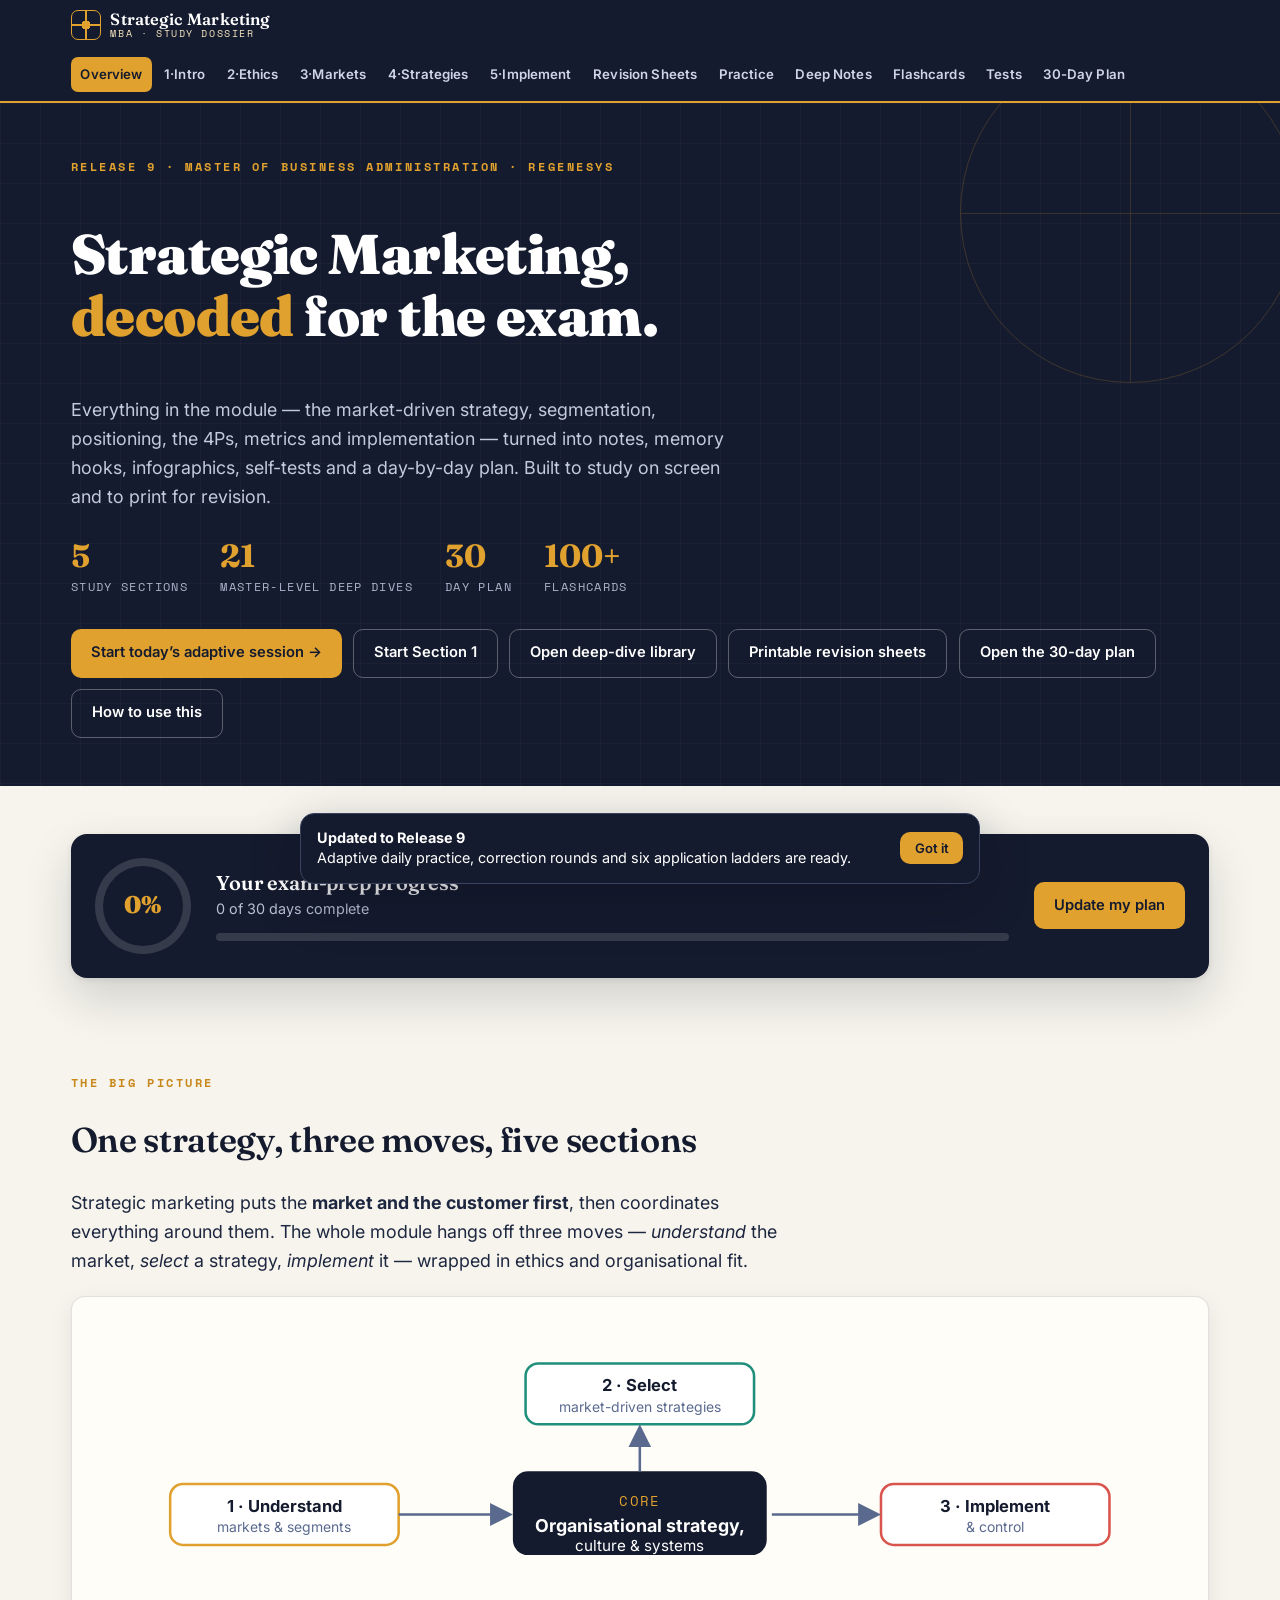
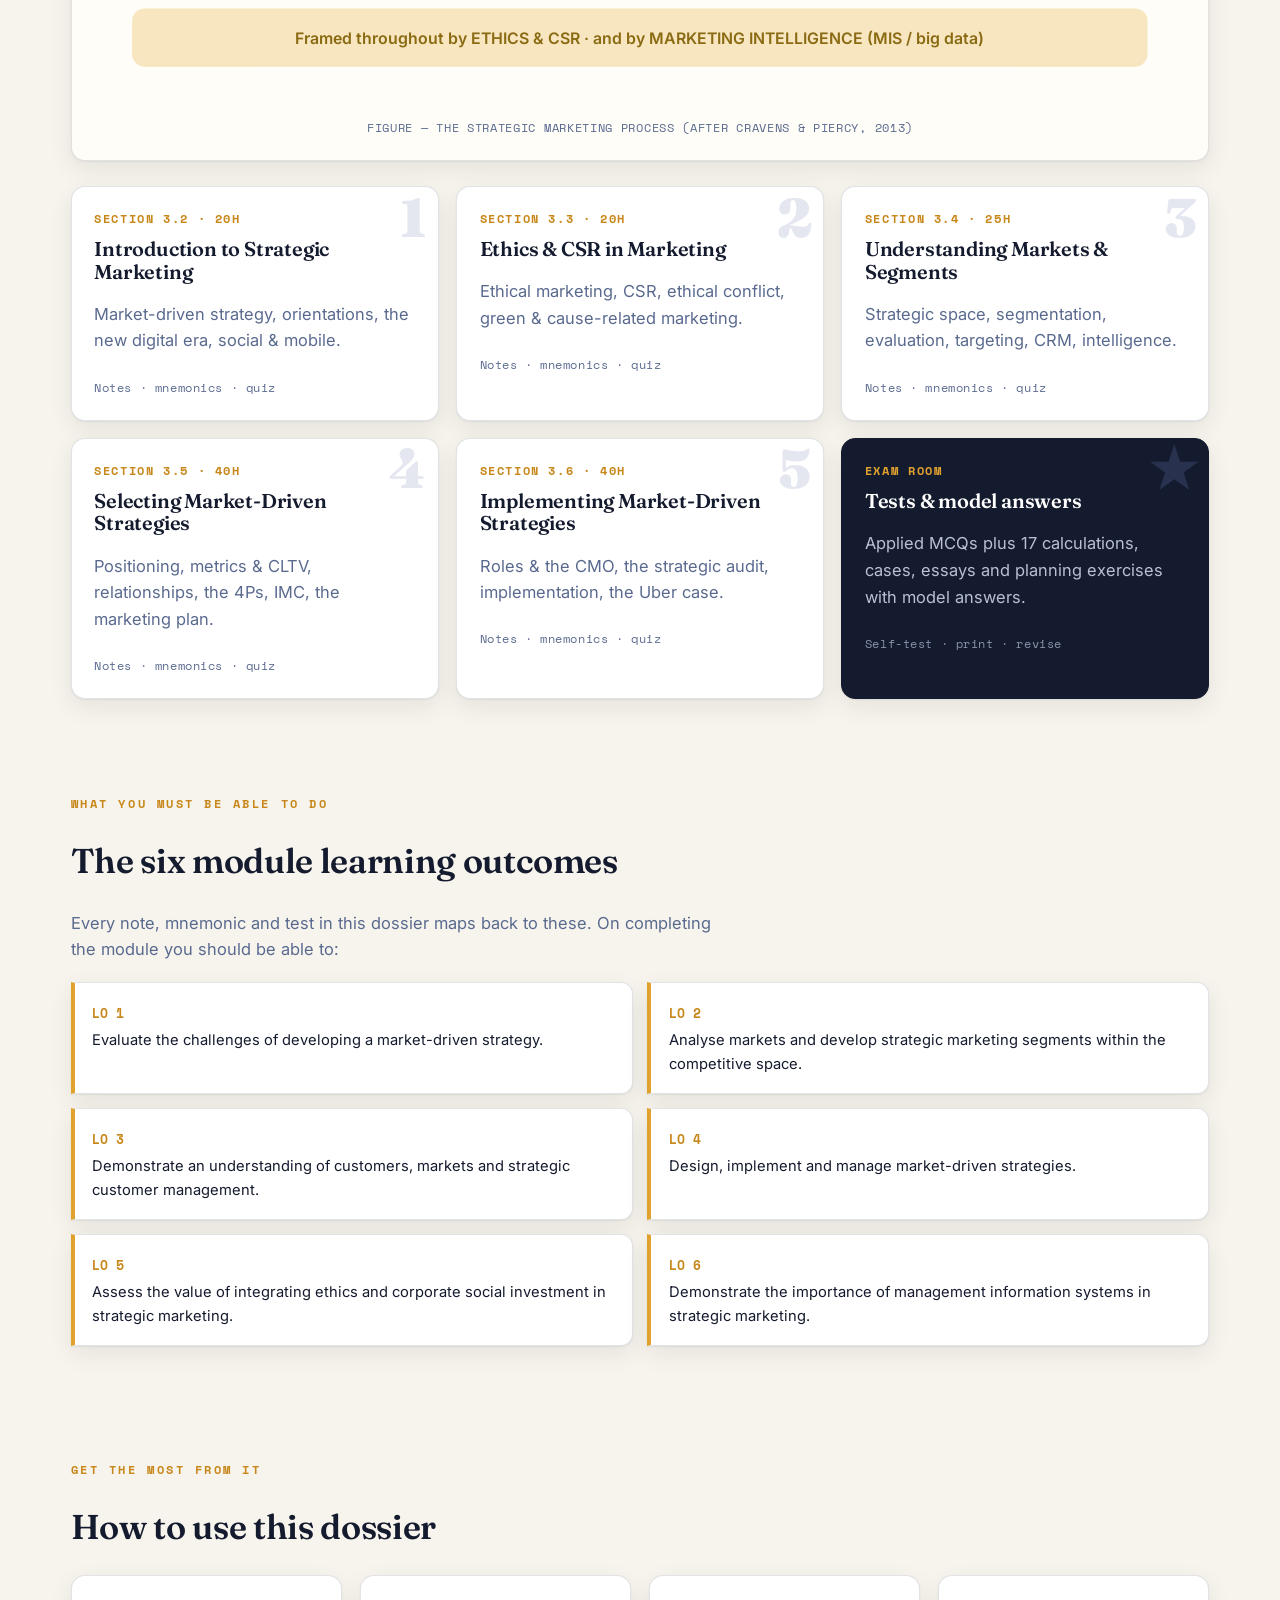
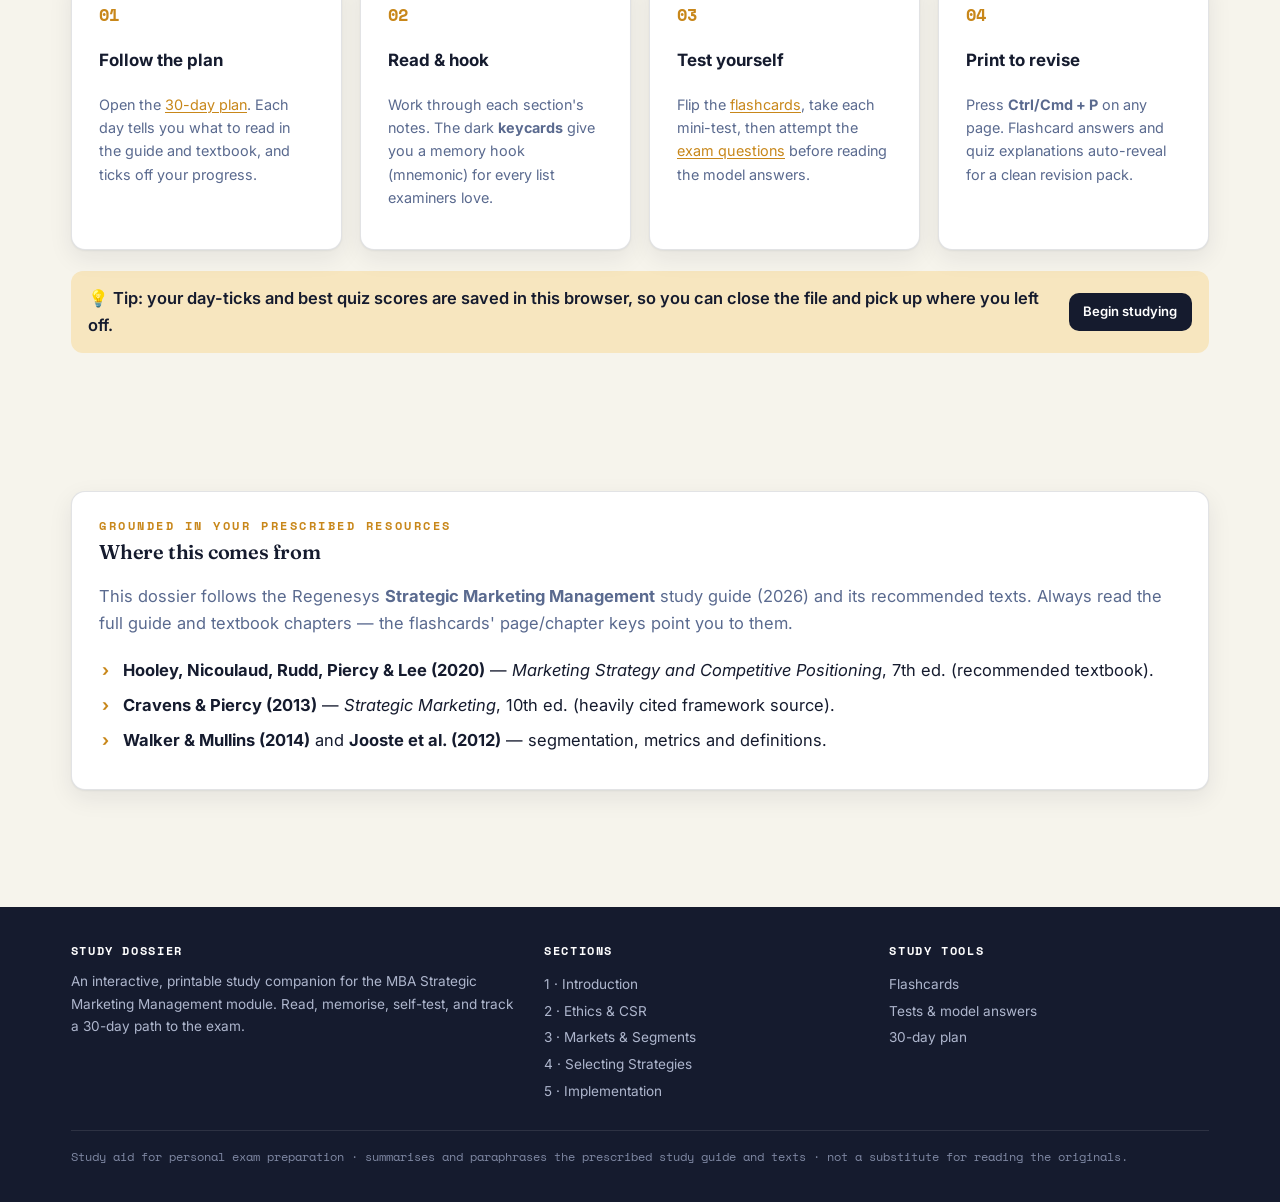
<file: index.html>
<!DOCTYPE html>
<html lang="en">
<head>
<meta charset="UTF-8">
<meta name="viewport" content="width=device-width, initial-scale=1.0">
<title>Strategic Marketing Management — Study Dossier</title>
<meta name="description" content="Interactive MBA study dossier for Strategic Marketing Management: notes, mnemonics, infographics, flashcards, tests and a 30-day plan.">
  <link rel="manifest" href="manifest.webmanifest">
  <meta name="theme-color" content="#151b2e">
  <link rel="apple-touch-icon" href="icons/icon-180.png">
  <link rel="icon" type="image/png" href="icons/favicon-64.png">
  <meta name="apple-mobile-web-app-capable" content="yes">
  <meta name="apple-mobile-web-app-status-bar-style" content="black-translucent">
  <meta name="apple-mobile-web-app-title" content="SM Dossier">
  <link rel="stylesheet" href="styles.css?v=9">
</head>
<body>

<header class="topbar"><div class="inner">
  <a class="brand" href="index.html"><span class="mark"></span><span class="btxt"><b>Strategic Marketing</b><span class="sub">MBA · Study Dossier</span></span></a>
  <button class="navtoggle" aria-label="Menu">☰</button>
  <nav class="navlinks">
    <a href="index.html">Overview</a>
    <a href="section-1-intro.html">1·Intro</a>
    <a href="section-2-ethics.html">2·Ethics</a>
    <a href="section-3-markets.html">3·Markets</a>
    <a href="section-4-strategies.html">4·Strategies</a>
    <a href="section-5-implementation.html">5·Implement</a>
    <a href="revision-sheets.html">Revision Sheets</a><a href="practice.html">Practice</a>
    <a href="deep-notes.html">Deep Notes</a>
    <a href="flashcards.html">Flashcards</a>
    <a href="tests.html">Tests</a>
    <a href="calendar.html">30-Day Plan</a>
  </nav>
</div></header>

<!-- HERO -->
<section class="hero">
  <div class="grid-bg"></div>
  <div class="inner">
    <div class="crosshair"></div>
    <div class="eyebrow" style="color:var(--amber)">Release 9 · Master of Business Administration · Regenesys</div>
    <h1>Strategic&nbsp;Marketing, <span class="amber">decoded</span> for the exam.</h1>
    <p class="lead">Everything in the module — the market-driven strategy, segmentation, positioning, the 4Ps, metrics and implementation — turned into notes, memory hooks, infographics, self-tests and a day-by-day plan. Built to study on screen and to print for revision.</p>
    <div class="hero-stats">
      <div class="stat"><b>5</b><span>Study sections</span></div>
      <div class="stat"><b>21</b><span>Master-level deep dives</span></div>
      <div class="stat"><b>30</b><span>Day plan</span></div>
      <div class="stat"><b>100+</b><span>Flashcards</span></div>
    </div>
    <div class="btn-row">
      <a class="btn btn-amber" href="practice.html#dailySession">Start today’s adaptive session →</a>
      <a class="btn btn-ghost" href="section-1-intro.html">Start Section 1</a>
      <a class="btn btn-ghost" href="deep-notes.html">Open deep-dive library</a>
      <a class="btn btn-ghost" href="revision-sheets.html">Printable revision sheets</a>
      <a class="btn btn-ghost" href="calendar.html">Open the 30-day plan</a>
      <a class="btn btn-ghost" href="#how">How to use this</a>
    </div>
  </div>
</section>

<main class="wrap">

  <!-- PROGRESS MIRROR -->
  <section class="section" data-landingprogress>
    <div class="progress-panel">
      <div class="ring" style="--p:0"><b>0%</b></div>
      <div class="pmeta">
        <h3>Your exam-prep progress</h3>
        <p data-doncount>0 of 30 days complete</p>
        <div class="barwrap"><div class="bar"></div></div>
      </div>
      <a class="btn btn-amber" href="calendar.html">Update my plan</a>
    </div>
  </section>

  <!-- MODULE MAP -->
  <section class="section">
    <div class="eyebrow">The big picture</div>
    <h2>One strategy, three moves, five sections</h2>
    <p class="lead" style="max-width:66ch">Strategic marketing puts the <strong>market and the customer first</strong>, then coordinates everything around them. The whole module hangs off three moves — <em>understand</em> the market, <em>select</em> a strategy, <em>implement</em> it — wrapped in ethics and organisational fit.</p>

    <figure class="figure">
      <svg viewBox="0 0 860 300" role="img" aria-label="Strategic marketing process: organisational strategy at the centre, feeding understand, select and implement, framed by ethics and MIS">
        <defs>
          <marker id="arr" markerWidth="9" markerHeight="9" refX="7" refY="4.5" orient="auto"><path d="M0,0 L9,4.5 L0,9 Z" fill="#5a6a8f"/></marker>
        </defs>
        <!-- centre -->
        <rect x="330" y="120" width="200" height="66" rx="12" fill="#151b2e"/>
        <text x="430" y="147" text-anchor="middle" fill="#e0a12e" font-family="'Space Mono',monospace" font-size="11" letter-spacing="1">CORE</text>
        <text x="430" y="168" text-anchor="middle" fill="#fff" font-family="'Inter',sans-serif" font-size="14" font-weight="700">Organisational strategy,</text>
        <text x="430" y="183" text-anchor="middle" fill="#fff" font-family="'Inter',sans-serif" font-size="12">culture &amp; systems</text>
        <!-- three moves -->
        <g font-family="'Inter',sans-serif">
          <rect x="60" y="130" width="180" height="48" rx="10" fill="#fff" stroke="#e0a12e" stroke-width="2"/>
          <text x="150" y="152" text-anchor="middle" font-size="13" font-weight="700" fill="#151b2e">1 · Understand</text>
          <text x="150" y="168" text-anchor="middle" font-size="11" fill="#5a6a8f">markets &amp; segments</text>

          <rect x="340" y="35" width="180" height="48" rx="10" fill="#fff" stroke="#1f8f7c" stroke-width="2"/>
          <text x="430" y="57" text-anchor="middle" font-size="13" font-weight="700" fill="#151b2e">2 · Select</text>
          <text x="430" y="73" text-anchor="middle" font-size="11" fill="#5a6a8f">market-driven strategies</text>

          <rect x="620" y="130" width="180" height="48" rx="10" fill="#fff" stroke="#d9544d" stroke-width="2"/>
          <text x="710" y="152" text-anchor="middle" font-size="13" font-weight="700" fill="#151b2e">3 · Implement</text>
          <text x="710" y="168" text-anchor="middle" font-size="11" fill="#5a6a8f">&amp; control</text>
        </g>
        <!-- arrows -->
        <path d="M240,154 L326,154" stroke="#5a6a8f" stroke-width="2" fill="none" marker-end="url(#arr)"/>
        <path d="M430,120 L430,87" stroke="#5a6a8f" stroke-width="2" fill="none" marker-end="url(#arr)"/>
        <path d="M534,154 L616,154" stroke="#5a6a8f" stroke-width="2" fill="none" marker-end="url(#arr)"/>
        <!-- frame -->
        <rect x="30" y="228" width="800" height="46" rx="10" fill="#f7e6bf"/>
        <text x="430" y="256" text-anchor="middle" font-family="'Inter',sans-serif" font-size="12.5" font-weight="600" fill="#8a6a12">Framed throughout by ETHICS &amp; CSR · and by MARKETING INTELLIGENCE (MIS / big data)</text>
      </svg>
      <figcaption>Figure — the strategic marketing process (after Cravens &amp; Piercy, 2013)</figcaption>
    </figure>

    <div class="card-grid cols-3" style="margin-top:1.6rem">
      <a class="sec-card" href="section-1-intro.html"><span class="num">1</span><span class="tab">Section 3.2 · 20h</span><h3>Introduction to Strategic Marketing</h3><p class="muted">Market-driven strategy, orientations, the new digital era, social &amp; mobile.</p><span class="meta">Notes · mnemonics · quiz</span></a>
      <a class="sec-card" href="section-2-ethics.html"><span class="num">2</span><span class="tab">Section 3.3 · 20h</span><h3>Ethics &amp; CSR in Marketing</h3><p class="muted">Ethical marketing, CSR, ethical conflict, green &amp; cause-related marketing.</p><span class="meta">Notes · mnemonics · quiz</span></a>
      <a class="sec-card" href="section-3-markets.html"><span class="num">3</span><span class="tab">Section 3.4 · 25h</span><h3>Understanding Markets &amp; Segments</h3><p class="muted">Strategic space, segmentation, evaluation, targeting, CRM, intelligence.</p><span class="meta">Notes · mnemonics · quiz</span></a>
      <a class="sec-card" href="section-4-strategies.html"><span class="num">4</span><span class="tab">Section 3.5 · 40h</span><h3>Selecting Market-Driven Strategies</h3><p class="muted">Positioning, metrics &amp; CLTV, relationships, the 4Ps, IMC, the marketing plan.</p><span class="meta">Notes · mnemonics · quiz</span></a>
      <a class="sec-card" href="section-5-implementation.html"><span class="num">5</span><span class="tab">Section 3.6 · 40h</span><h3>Implementing Market-Driven Strategies</h3><p class="muted">Roles &amp; the CMO, the strategic audit, implementation, the Uber case.</p><span class="meta">Notes · mnemonics · quiz</span></a>
      <a class="sec-card" href="tests.html" style="background:#151b2e;color:#fff;border-color:#151b2e"><span class="num" style="color:#28324f">★</span><span class="tab" style="color:var(--amber)">Exam room</span><h3 style="color:#fff">Tests &amp; model answers</h3><p style="color:#b9c0d6">Applied MCQs plus 17 calculations, cases, essays and planning exercises with model answers.</p><span class="meta" style="color:#8a93ad">Self-test · print · revise</span></a>
    </div>
  </section>

  <!-- LEARNING OUTCOMES -->
  <section class="section">
    <div class="eyebrow">What you must be able to do</div>
    <h2>The six module learning outcomes</h2>
    <p class="muted" style="max-width:64ch">Every note, mnemonic and test in this dossier maps back to these. On completing the module you should be able to:</p>
    <div class="lo-grid">
      <div class="lo"><span class="n">LO 1</span><p>Evaluate the challenges of developing a market-driven strategy.</p></div>
      <div class="lo"><span class="n">LO 2</span><p>Analyse markets and develop strategic marketing segments within the competitive space.</p></div>
      <div class="lo"><span class="n">LO 3</span><p>Demonstrate an understanding of customers, markets and strategic customer management.</p></div>
      <div class="lo"><span class="n">LO 4</span><p>Design, implement and manage market-driven strategies.</p></div>
      <div class="lo"><span class="n">LO 5</span><p>Assess the value of integrating ethics and corporate social investment in strategic marketing.</p></div>
      <div class="lo"><span class="n">LO 6</span><p>Demonstrate the importance of management information systems in strategic marketing.</p></div>
    </div>
  </section>

  <!-- HOW TO USE -->
  <section class="section anchor" id="how">
    <div class="eyebrow">Get the most from it</div>
    <h2>How to use this dossier</h2>
    <div class="card-grid cols-4">
      <div class="block" style="margin:0"><div class="mono" style="color:var(--amber-deep);font-weight:700">01</div><h4>Follow the plan</h4><p class="muted" style="font-size:.9rem">Open the <a href="calendar.html">30-day plan</a>. Each day tells you what to read in the guide and textbook, and ticks off your progress.</p></div>
      <div class="block" style="margin:0"><div class="mono" style="color:var(--amber-deep);font-weight:700">02</div><h4>Read &amp; hook</h4><p class="muted" style="font-size:.9rem">Work through each section's notes. The dark <strong>keycards</strong> give you a memory hook (mnemonic) for every list examiners love.</p></div>
      <div class="block" style="margin:0"><div class="mono" style="color:var(--amber-deep);font-weight:700">03</div><h4>Test yourself</h4><p class="muted" style="font-size:.9rem">Flip the <a href="flashcards.html">flashcards</a>, take each mini-test, then attempt the <a href="tests.html">exam questions</a> before reading the model answers.</p></div>
      <div class="block" style="margin:0"><div class="mono" style="color:var(--amber-deep);font-weight:700">04</div><h4>Print to revise</h4><p class="muted" style="font-size:.9rem">Press <strong>Ctrl/Cmd&nbsp;+&nbsp;P</strong> on any page. Flashcard answers and quiz explanations auto-reveal for a clean revision pack.</p></div>
    </div>
    <div class="callbar">
      <span class="t">💡 Tip: your day-ticks and best quiz scores are saved in this browser, so you can close the file and pick up where you left off.</span>
      <a class="btn btn-dark btn-sm" href="section-1-intro.html">Begin studying</a>
    </div>
  </section>

  <!-- SOURCES -->
  <section class="section">
    <div class="block">
      <div class="eyebrow">Grounded in your prescribed resources</div>
      <h3 style="margin-top:.3rem">Where this comes from</h3>
      <p class="muted">This dossier follows the Regenesys <strong>Strategic Marketing Management</strong> study guide (2026) and its recommended texts. Always read the full guide and textbook chapters — the flashcards' page/chapter keys point you to them.</p>
      <ul class="note-list">
        <li><strong>Hooley, Nicoulaud, Rudd, Piercy &amp; Lee (2020)</strong> — <em>Marketing Strategy and Competitive Positioning</em>, 7th ed. (recommended textbook).</li>
        <li><strong>Cravens &amp; Piercy (2013)</strong> — <em>Strategic Marketing</em>, 10th ed. (heavily cited framework source).</li>
        <li><strong>Walker &amp; Mullins (2014)</strong> and <strong>Jooste et al. (2012)</strong> — segmentation, metrics and definitions.</li>
      </ul>
    </div>
  </section>

</main>

<footer class="foot"><div class="inner">
  <div>
    <h5>Study Dossier</h5>
    <p style="font-size:.85rem">An interactive, printable study companion for the MBA Strategic Marketing Management module. Read, memorise, self-test, and track a 30-day path to the exam.</p>
  </div>
  <div>
    <h5>Sections</h5>
    <a href="section-1-intro.html">1 · Introduction</a>
    <a href="section-2-ethics.html">2 · Ethics &amp; CSR</a>
    <a href="section-3-markets.html">3 · Markets &amp; Segments</a>
    <a href="section-4-strategies.html">4 · Selecting Strategies</a>
    <a href="section-5-implementation.html">5 · Implementation</a>
  </div>
  <div>
    <h5>Study tools</h5>
    <a href="flashcards.html">Flashcards</a>
    <a href="tests.html">Tests &amp; model answers</a>
    <a href="calendar.html">30-day plan</a>
  </div>
  <div class="fine">Study aid for personal exam preparation · summarises and paraphrases the prescribed study guide and texts · not a substitute for reading the originals.</div>
</div></footer>

<script src="data.js?v=7"></script>
<script src="assessment-data.js?v=7"></script>
<script src="app.js?v=9.2"></script>
</body>
</html>
</file>
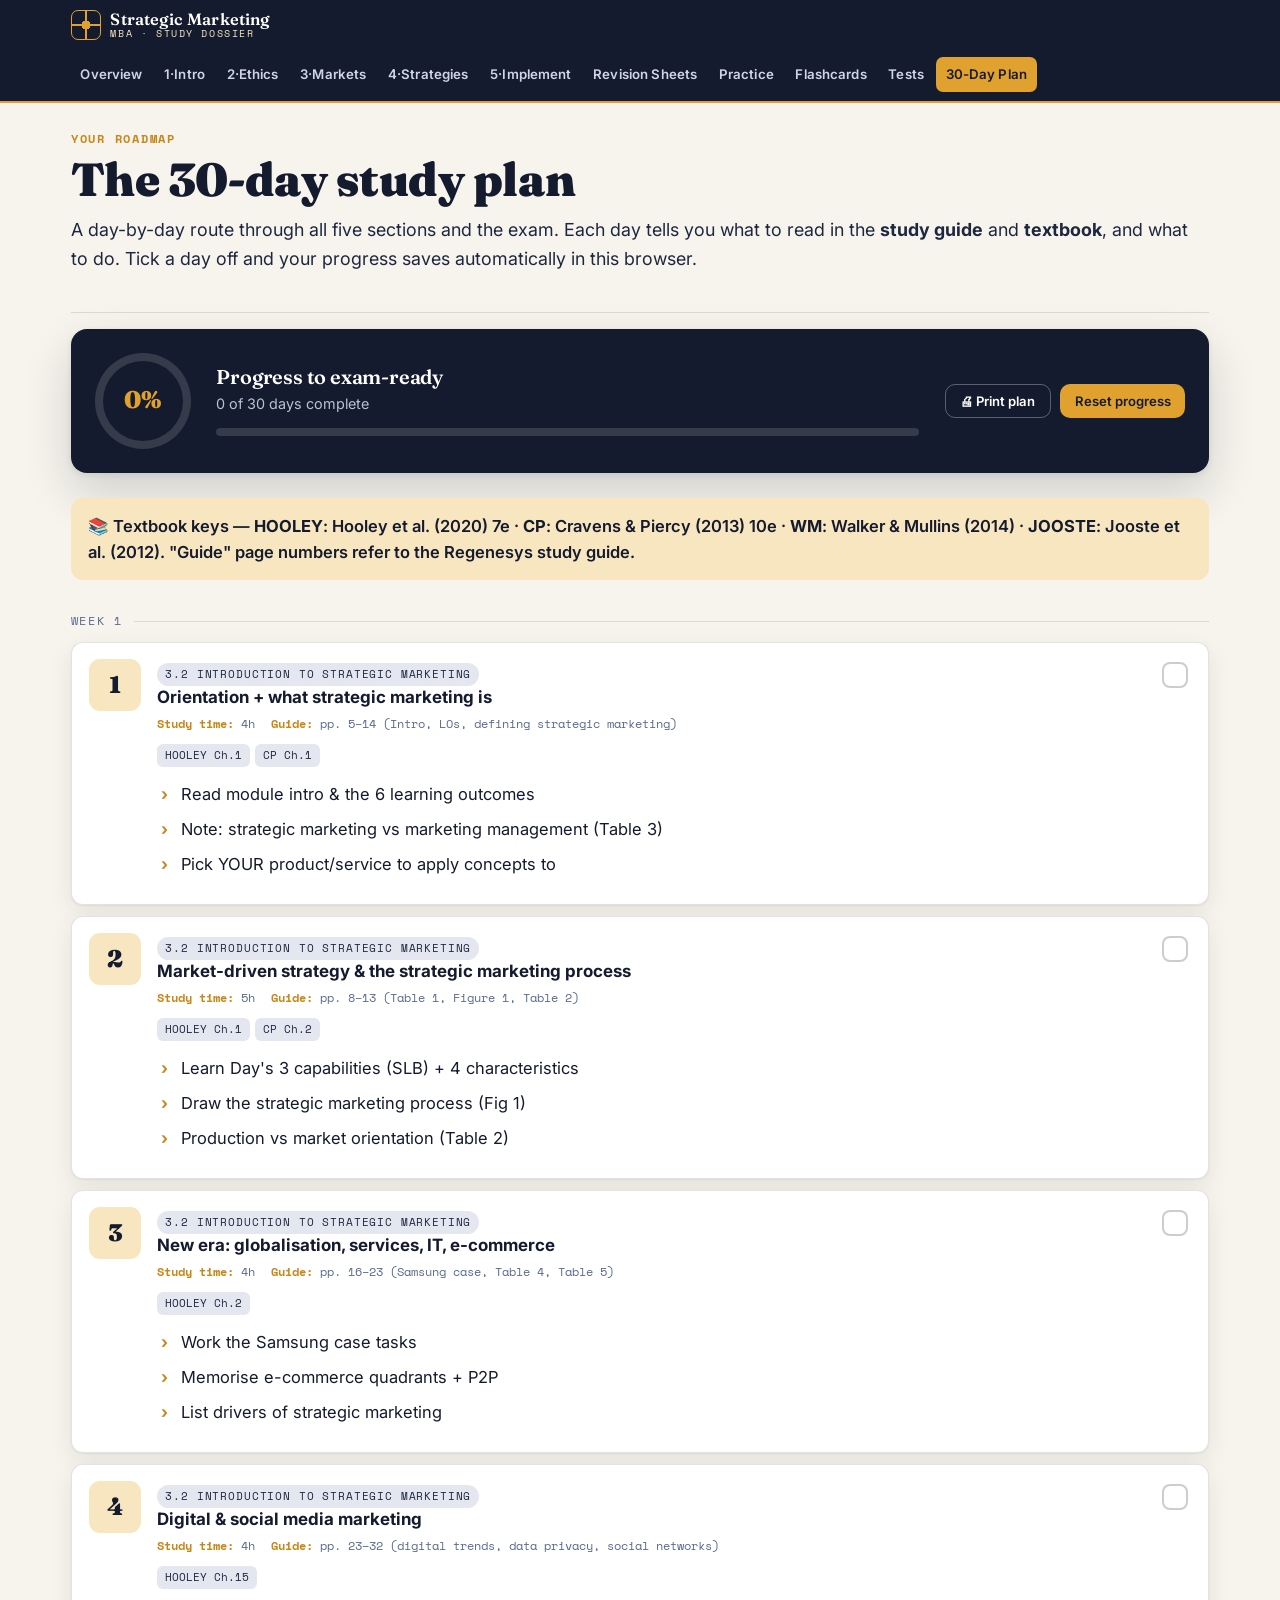
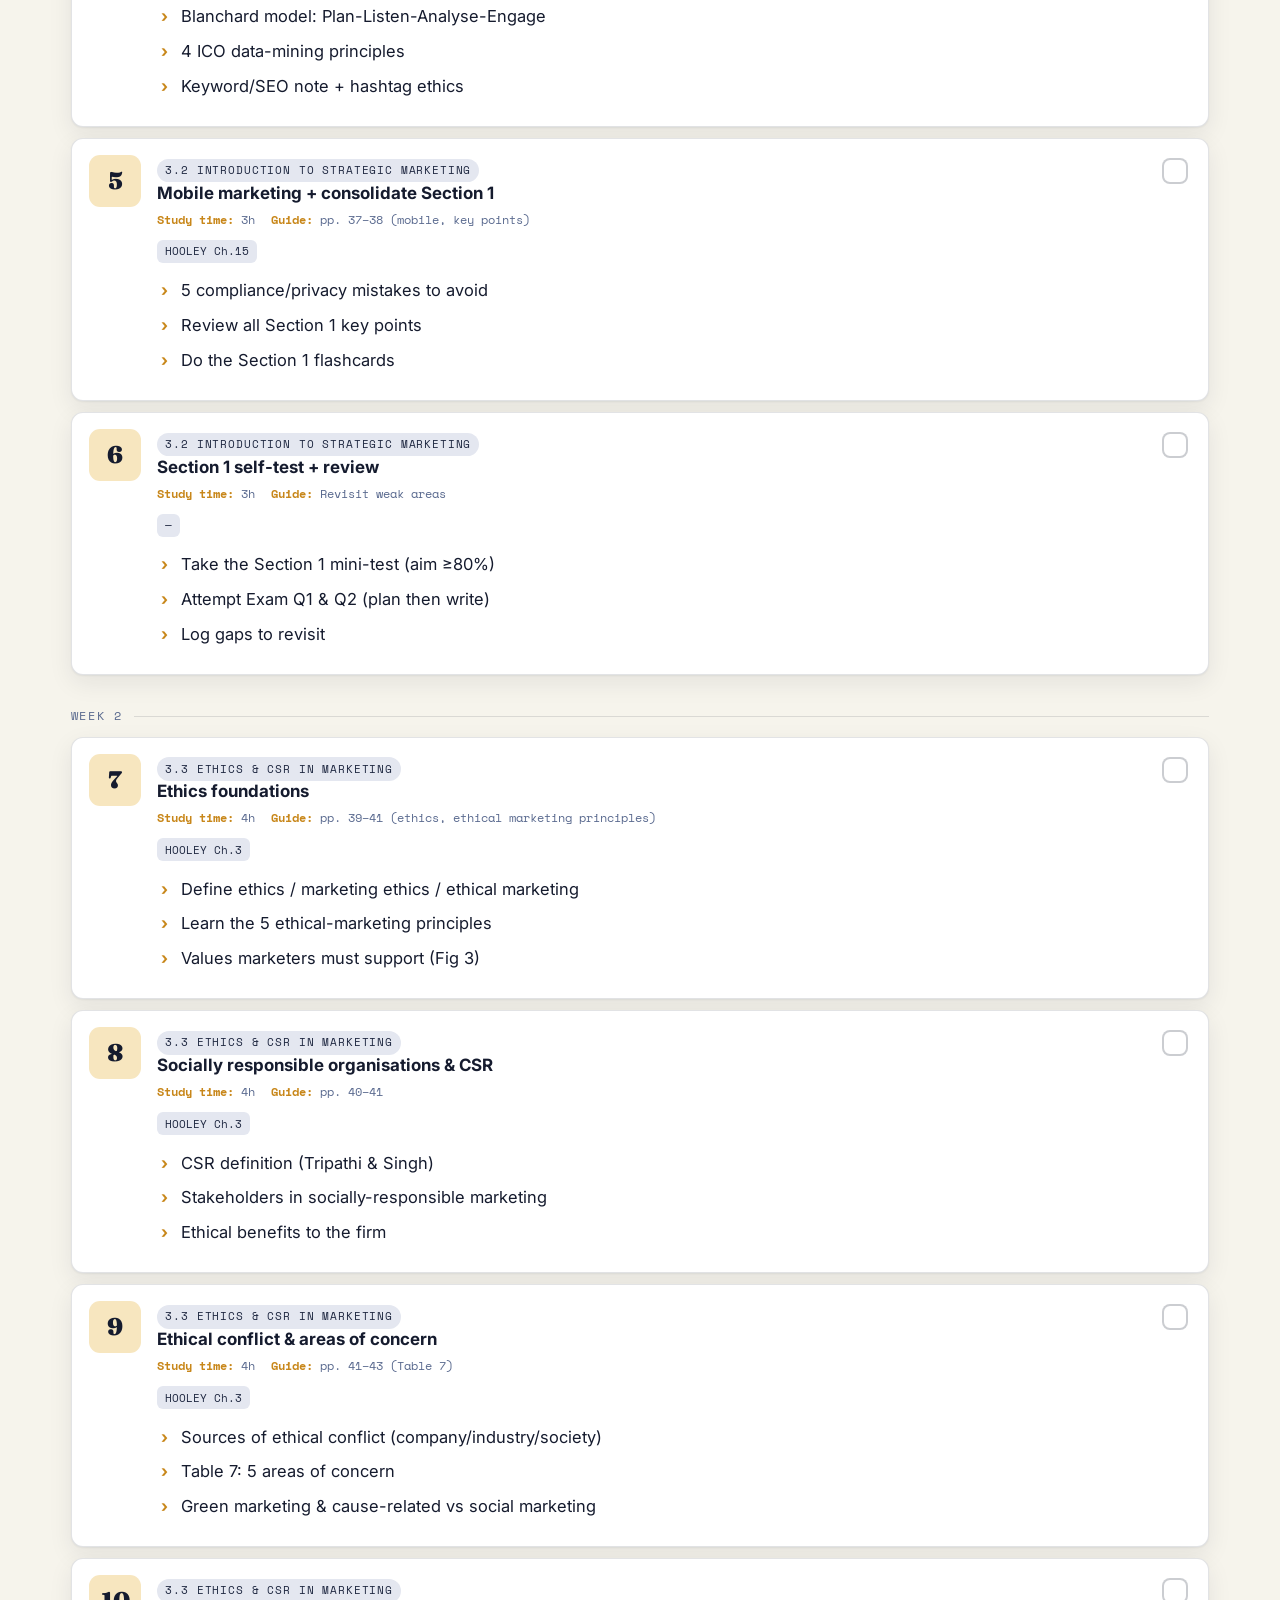
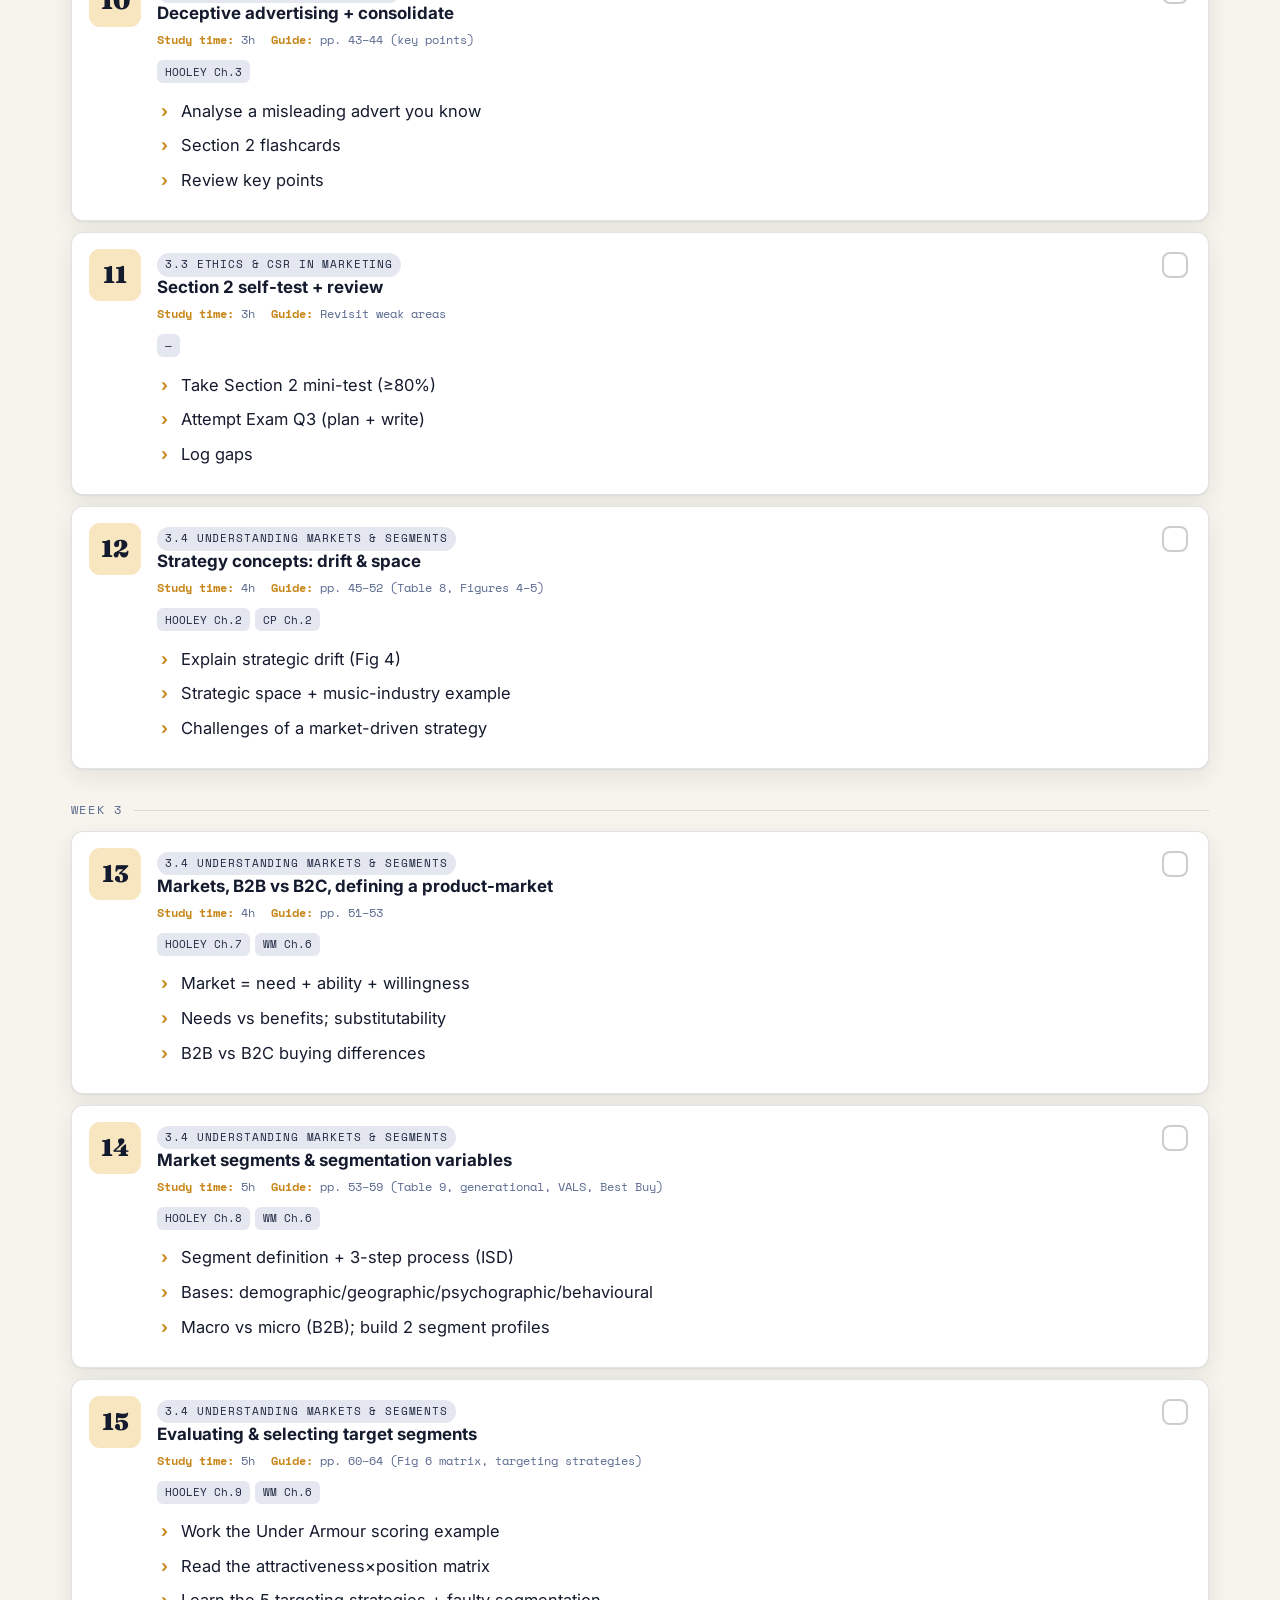
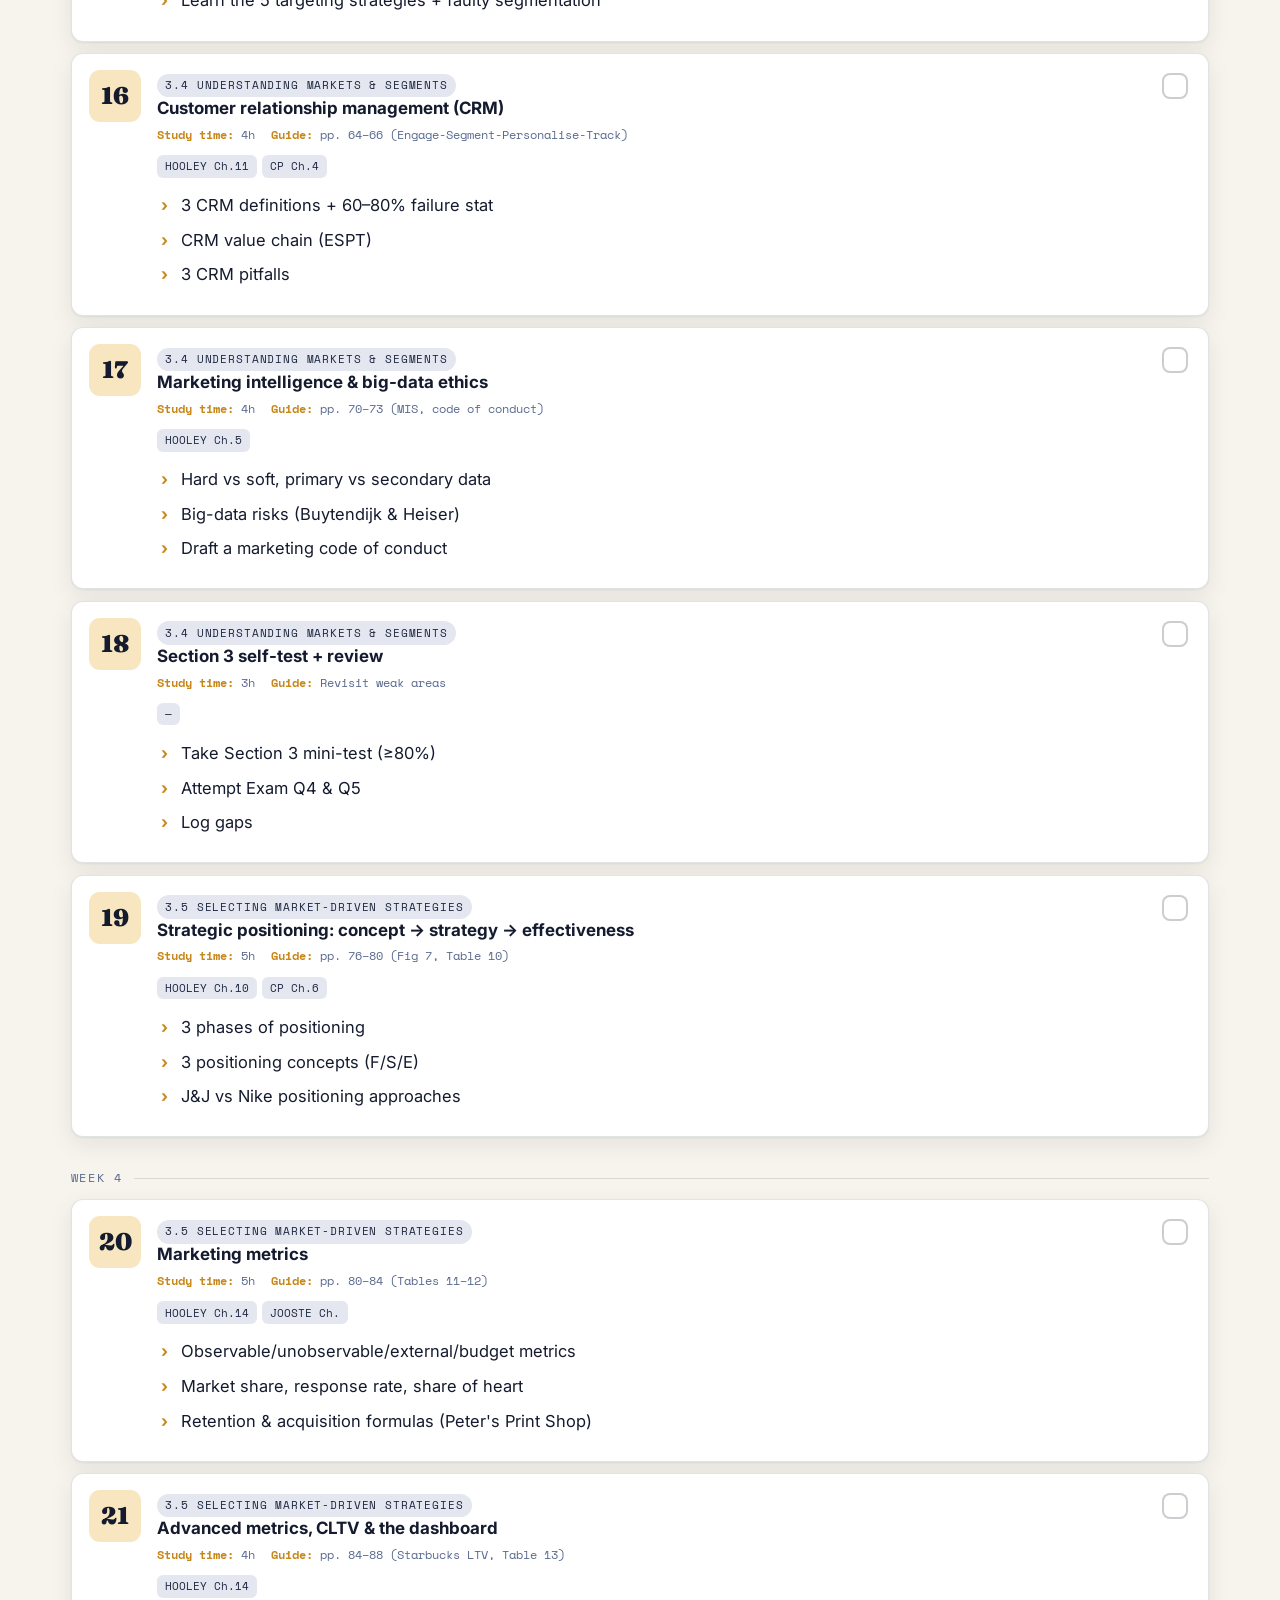
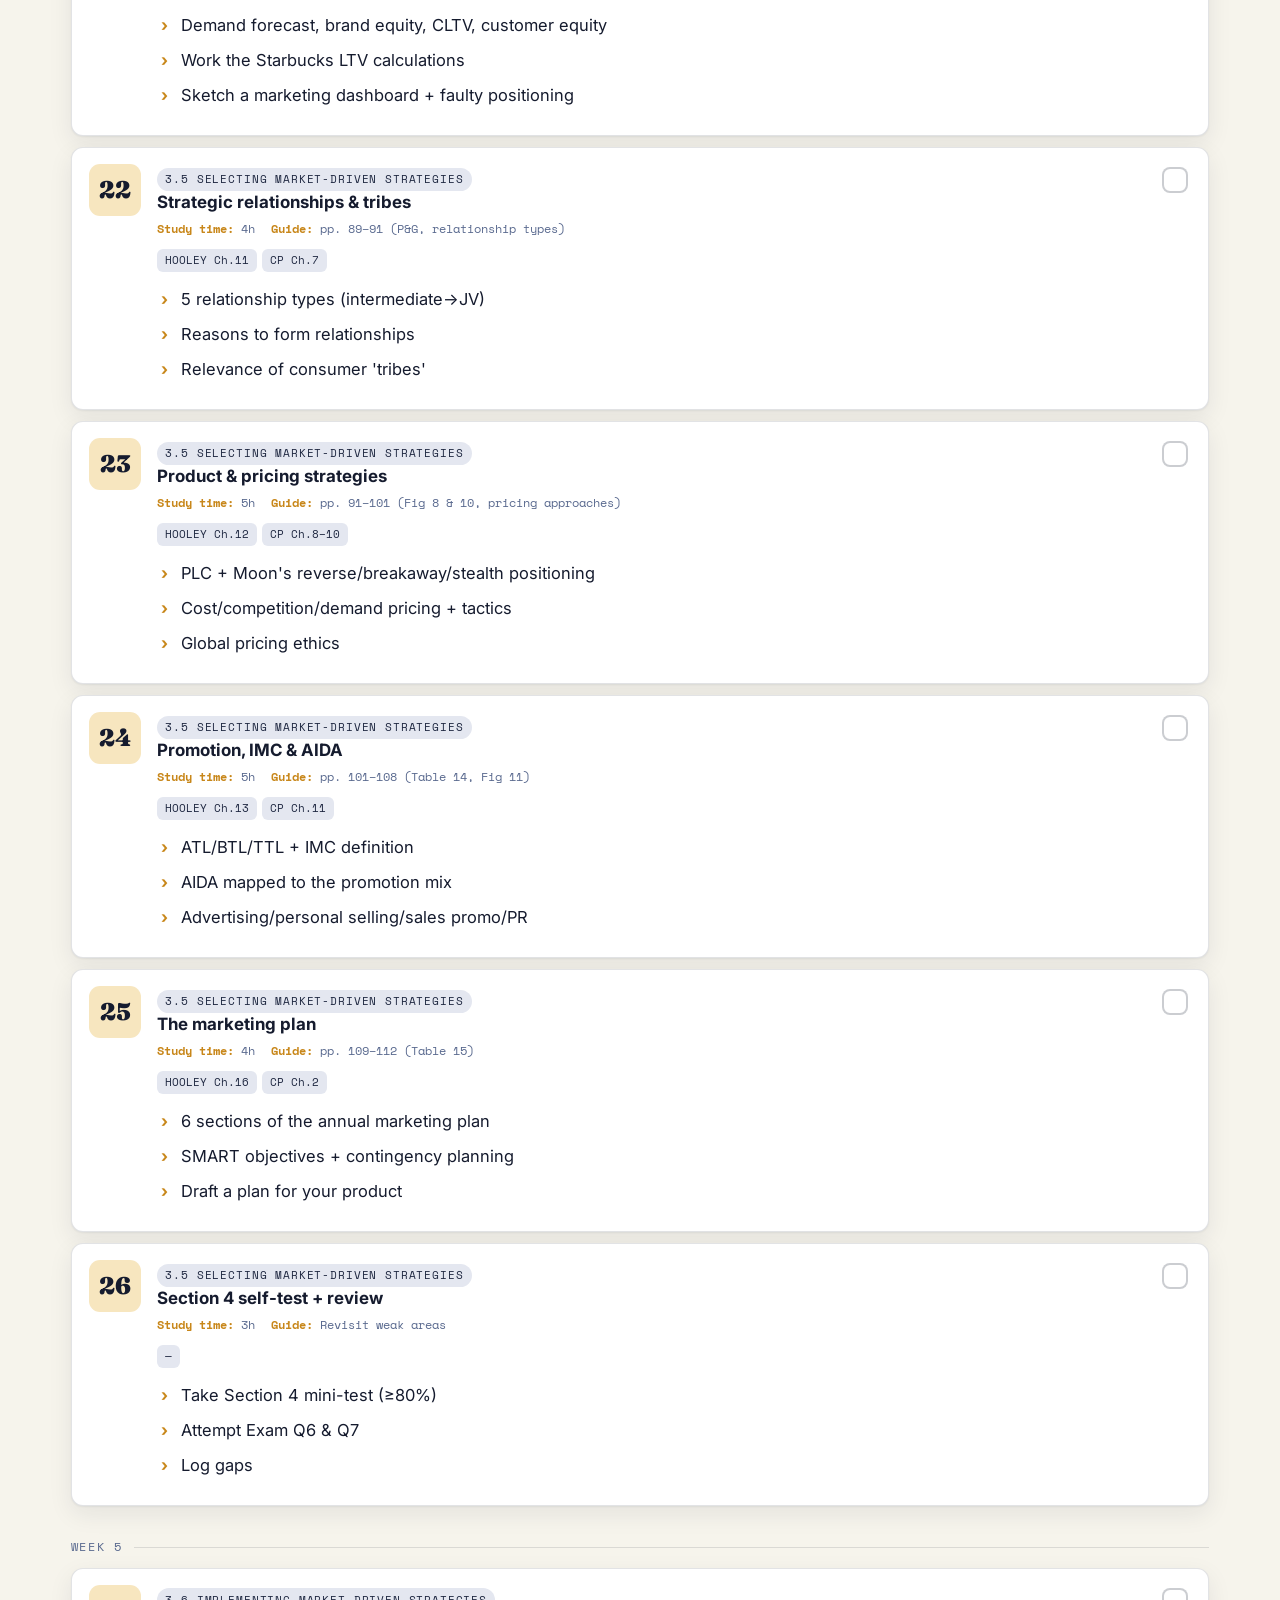
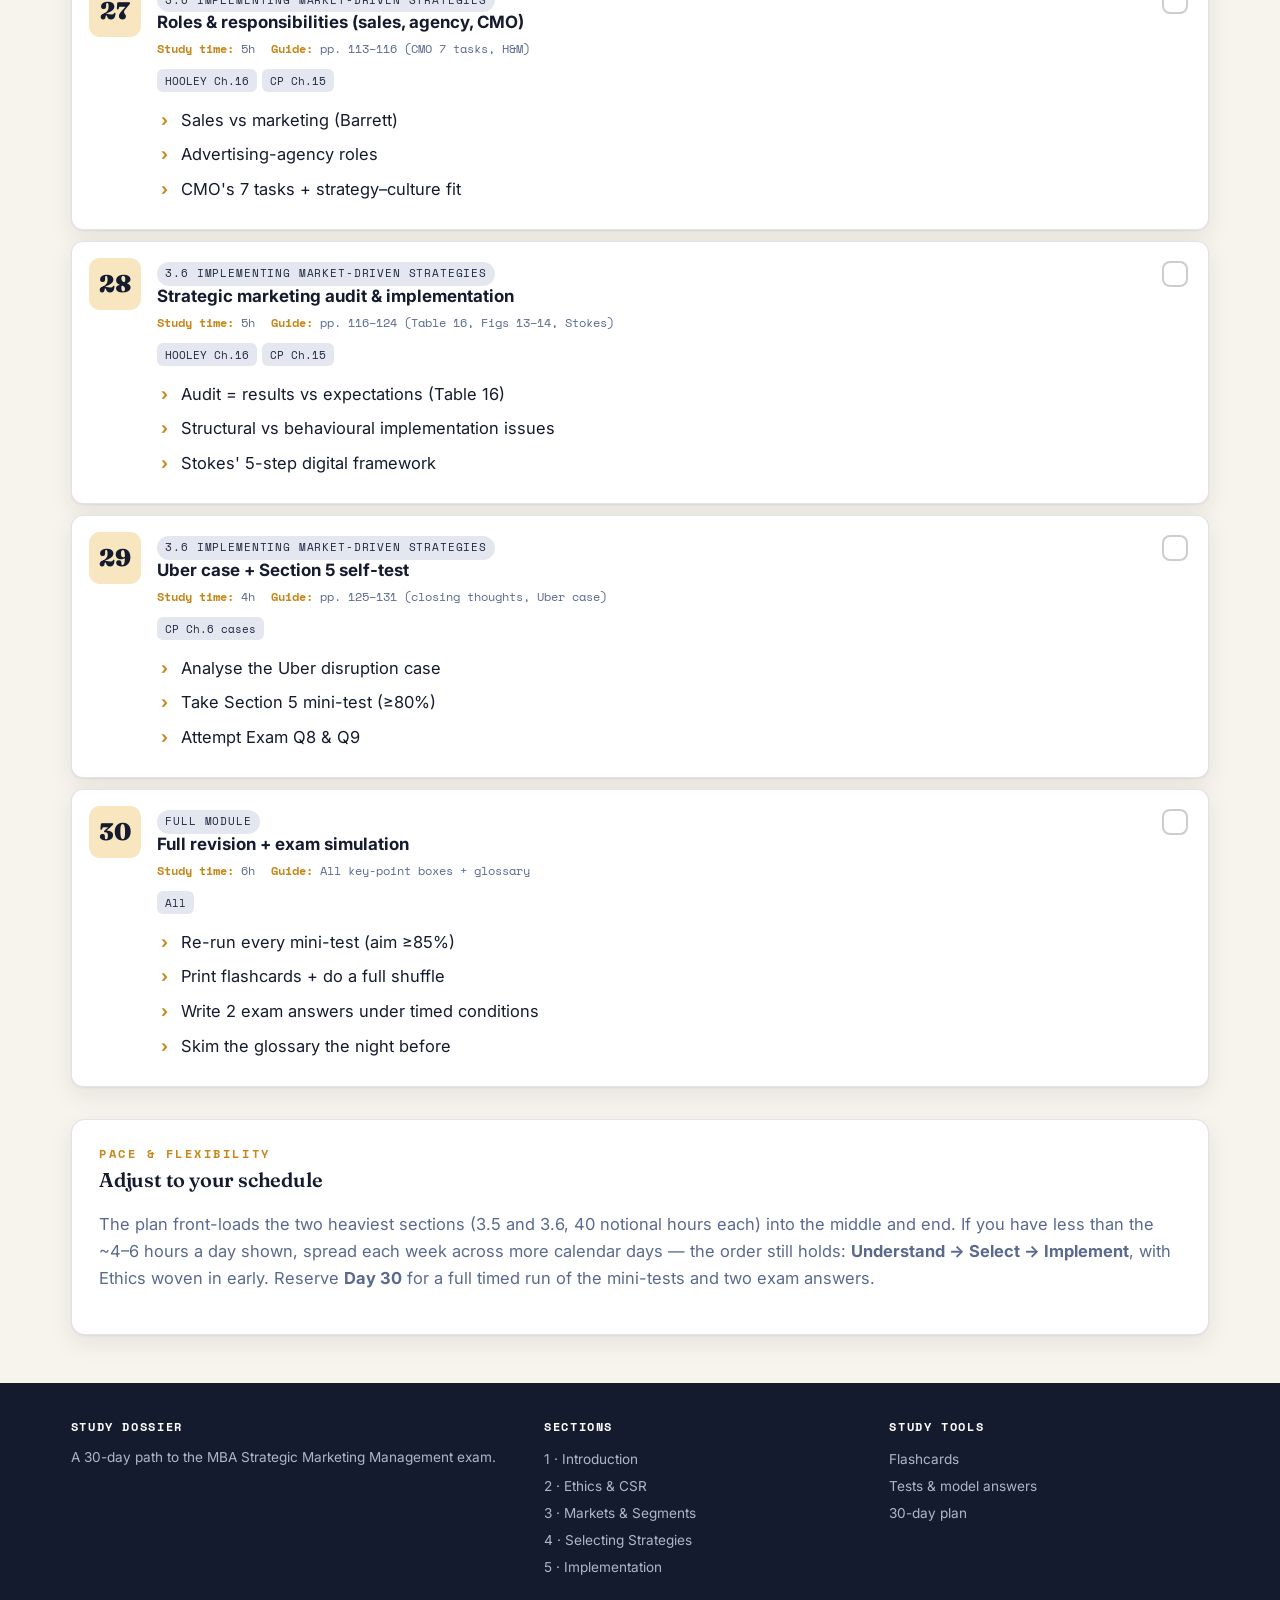
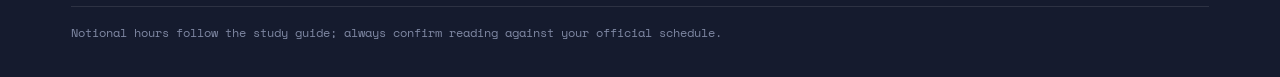
<file: calendar.html>
<!DOCTYPE html>
<html lang="en">
<head>
<meta charset="UTF-8">
<meta name="viewport" content="width=device-width, initial-scale=1.0">
<title>30-Day Study Plan — Strategic Marketing</title>
  <link rel="manifest" href="manifest.webmanifest">
  <meta name="theme-color" content="#151b2e">
  <link rel="apple-touch-icon" href="icons/icon-180.png">
  <link rel="icon" type="image/png" href="icons/favicon-64.png">
  <meta name="apple-mobile-web-app-capable" content="yes">
  <meta name="apple-mobile-web-app-status-bar-style" content="black-translucent">
  <meta name="apple-mobile-web-app-title" content="SM Dossier">
  <link rel="stylesheet" href="styles.css?v=9">
</head>
<body>

<header class="topbar"><div class="inner">
  <a class="brand" href="index.html"><span class="mark"></span><span class="btxt"><b>Strategic Marketing</b><span class="sub">MBA · Study Dossier</span></span></a>
  <button class="navtoggle" aria-label="Menu">☰</button>
  <nav class="navlinks">
    <a href="index.html">Overview</a>
    <a href="section-1-intro.html">1·Intro</a>
    <a href="section-2-ethics.html">2·Ethics</a>
    <a href="section-3-markets.html">3·Markets</a>
    <a href="section-4-strategies.html">4·Strategies</a>
    <a href="section-5-implementation.html">5·Implement</a>
    <a href="revision-sheets.html">Revision Sheets</a><a href="practice.html">Practice</a>
    <a href="flashcards.html">Flashcards</a>
    <a href="tests.html">Tests</a>
    <a href="calendar.html">30-Day Plan</a>
  </nav>
</div></header>

<main class="wrap">
  <div class="page-head">
    <div class="tab">Your roadmap</div>
    <h1>The 30-day study plan</h1>
    <p class="lead">A day-by-day route through all five sections and the exam. Each day tells you what to read in the <strong>study guide</strong> and <strong>textbook</strong>, and what to do. Tick a day off and your progress saves automatically in this browser.</p>
  </div>

  <div class="progress-panel">
    <div class="ring" style="--p:0"><b>0%</b></div>
    <div class="pmeta">
      <h3>Progress to exam-ready</h3>
      <p data-doncount>0 of 30 days complete</p>
      <div class="barwrap"><div class="bar"></div></div>
    </div>
    <div style="display:flex;gap:.6rem;flex-wrap:wrap">
      <button class="btn btn-ghost btn-sm" onclick="window.print()">🖨 Print plan</button>
      <button class="btn btn-amber btn-sm" data-resetdays>Reset progress</button>
    </div>
  </div>

  <div class="callbar" style="margin-top:1.6rem">
    <span class="t">📚 Textbook keys — <strong>HOOLEY</strong>: Hooley et al. (2020) 7e · <strong>CP</strong>: Cravens &amp; Piercy (2013) 10e · <strong>WM</strong>: Walker &amp; Mullins (2014) · <strong>JOOSTE</strong>: Jooste et al. (2012). "Guide" page numbers refer to the Regenesys study guide.</span>
  </div>

  <div data-calendar></div>

  <div class="block" style="margin-top:2rem">
    <div class="eyebrow">Pace &amp; flexibility</div>
    <h3 style="margin-top:.3rem">Adjust to your schedule</h3>
    <p class="muted">The plan front-loads the two heaviest sections (3.5 and 3.6, 40 notional hours each) into the middle and end. If you have less than the ~4–6 hours a day shown, spread each week across more calendar days — the order still holds: <strong>Understand → Select → Implement</strong>, with Ethics woven in early. Reserve <strong>Day 30</strong> for a full timed run of the mini-tests and two exam answers.</p>
  </div>
</main>

<footer class="foot"><div class="inner">
  <div><h5>Study Dossier</h5><p style="font-size:.85rem">A 30-day path to the MBA Strategic Marketing Management exam.</p></div>
  <div><h5>Sections</h5><a href="section-1-intro.html">1 · Introduction</a><a href="section-2-ethics.html">2 · Ethics &amp; CSR</a><a href="section-3-markets.html">3 · Markets &amp; Segments</a><a href="section-4-strategies.html">4 · Selecting Strategies</a><a href="section-5-implementation.html">5 · Implementation</a></div>
  <div><h5>Study tools</h5><a href="flashcards.html">Flashcards</a><a href="tests.html">Tests &amp; model answers</a><a href="calendar.html">30-day plan</a></div>
  <div class="fine">Notional hours follow the study guide; always confirm reading against your official schedule.</div>
</div></footer>

<script src="data.js?v=7"></script>
<script src="assessment-data.js?v=7"></script>
<script src="app.js?v=9.2"></script>
</body>
</html>
</file>
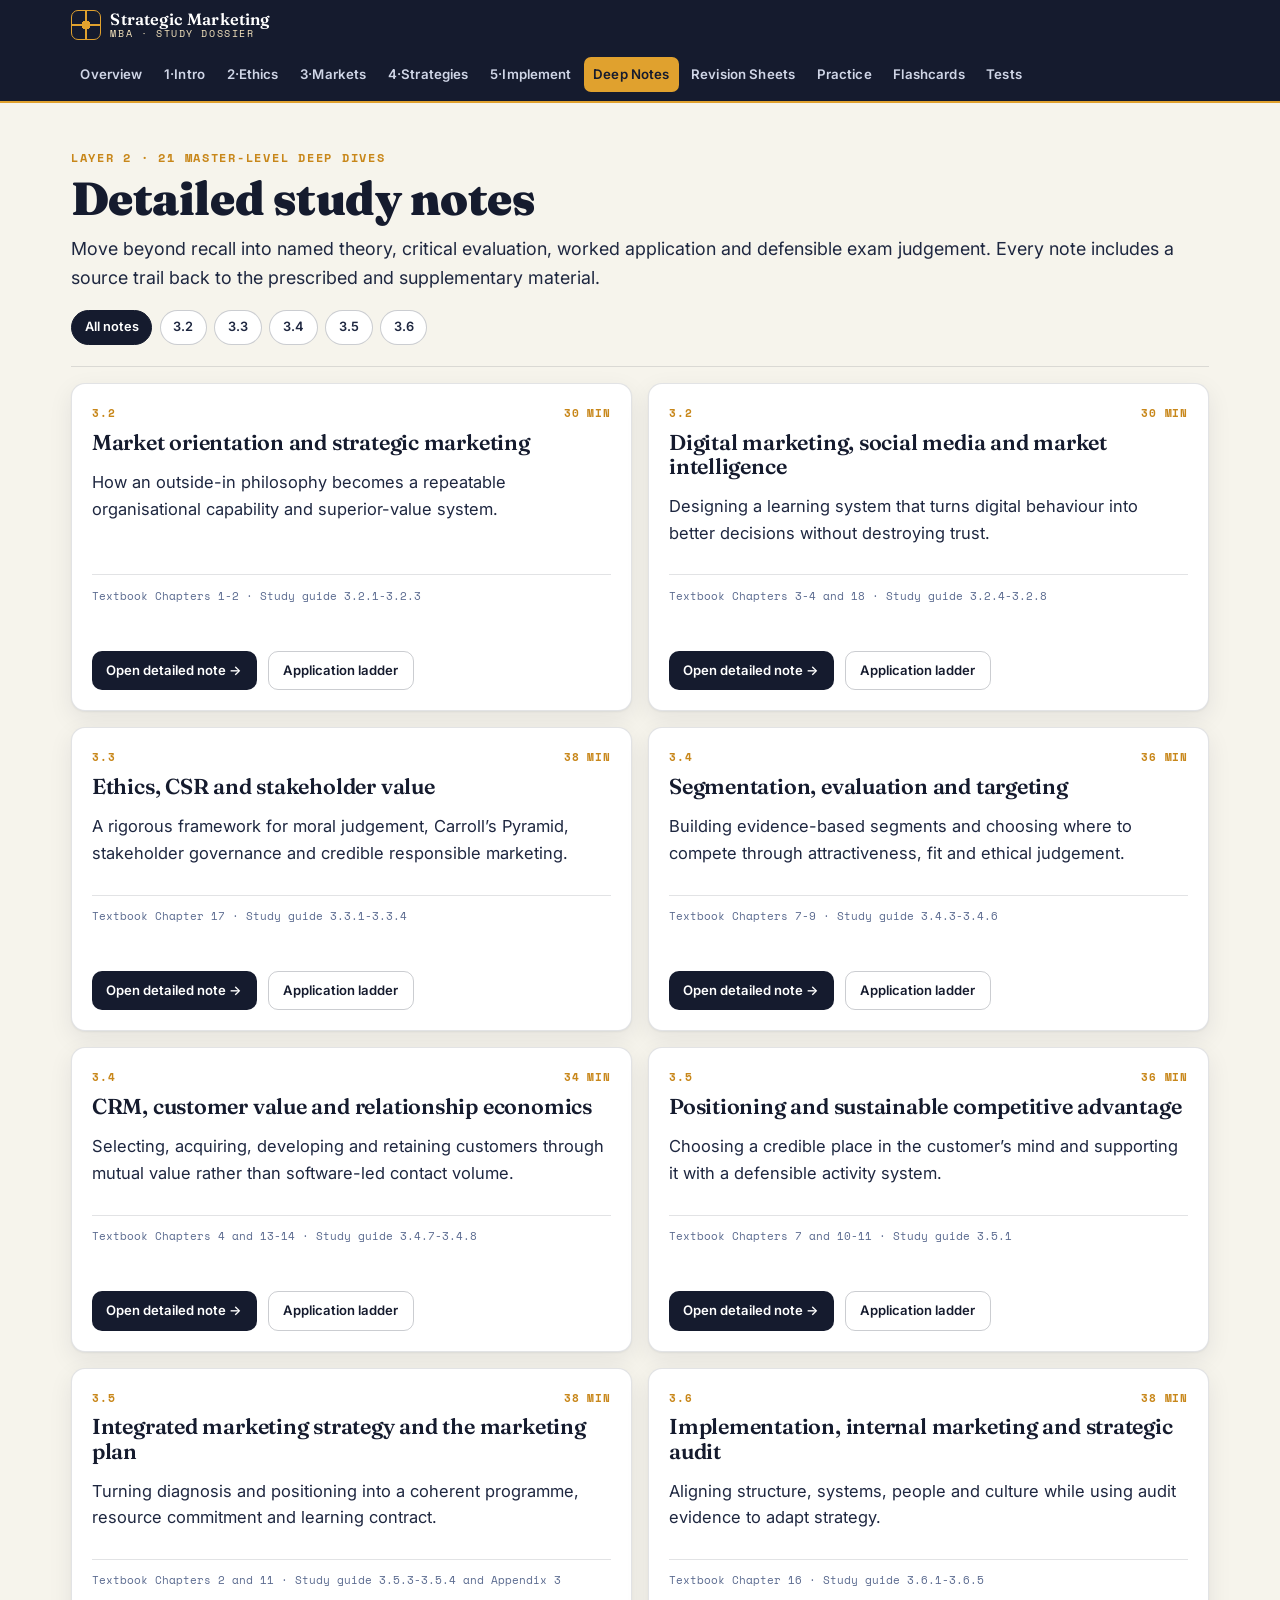
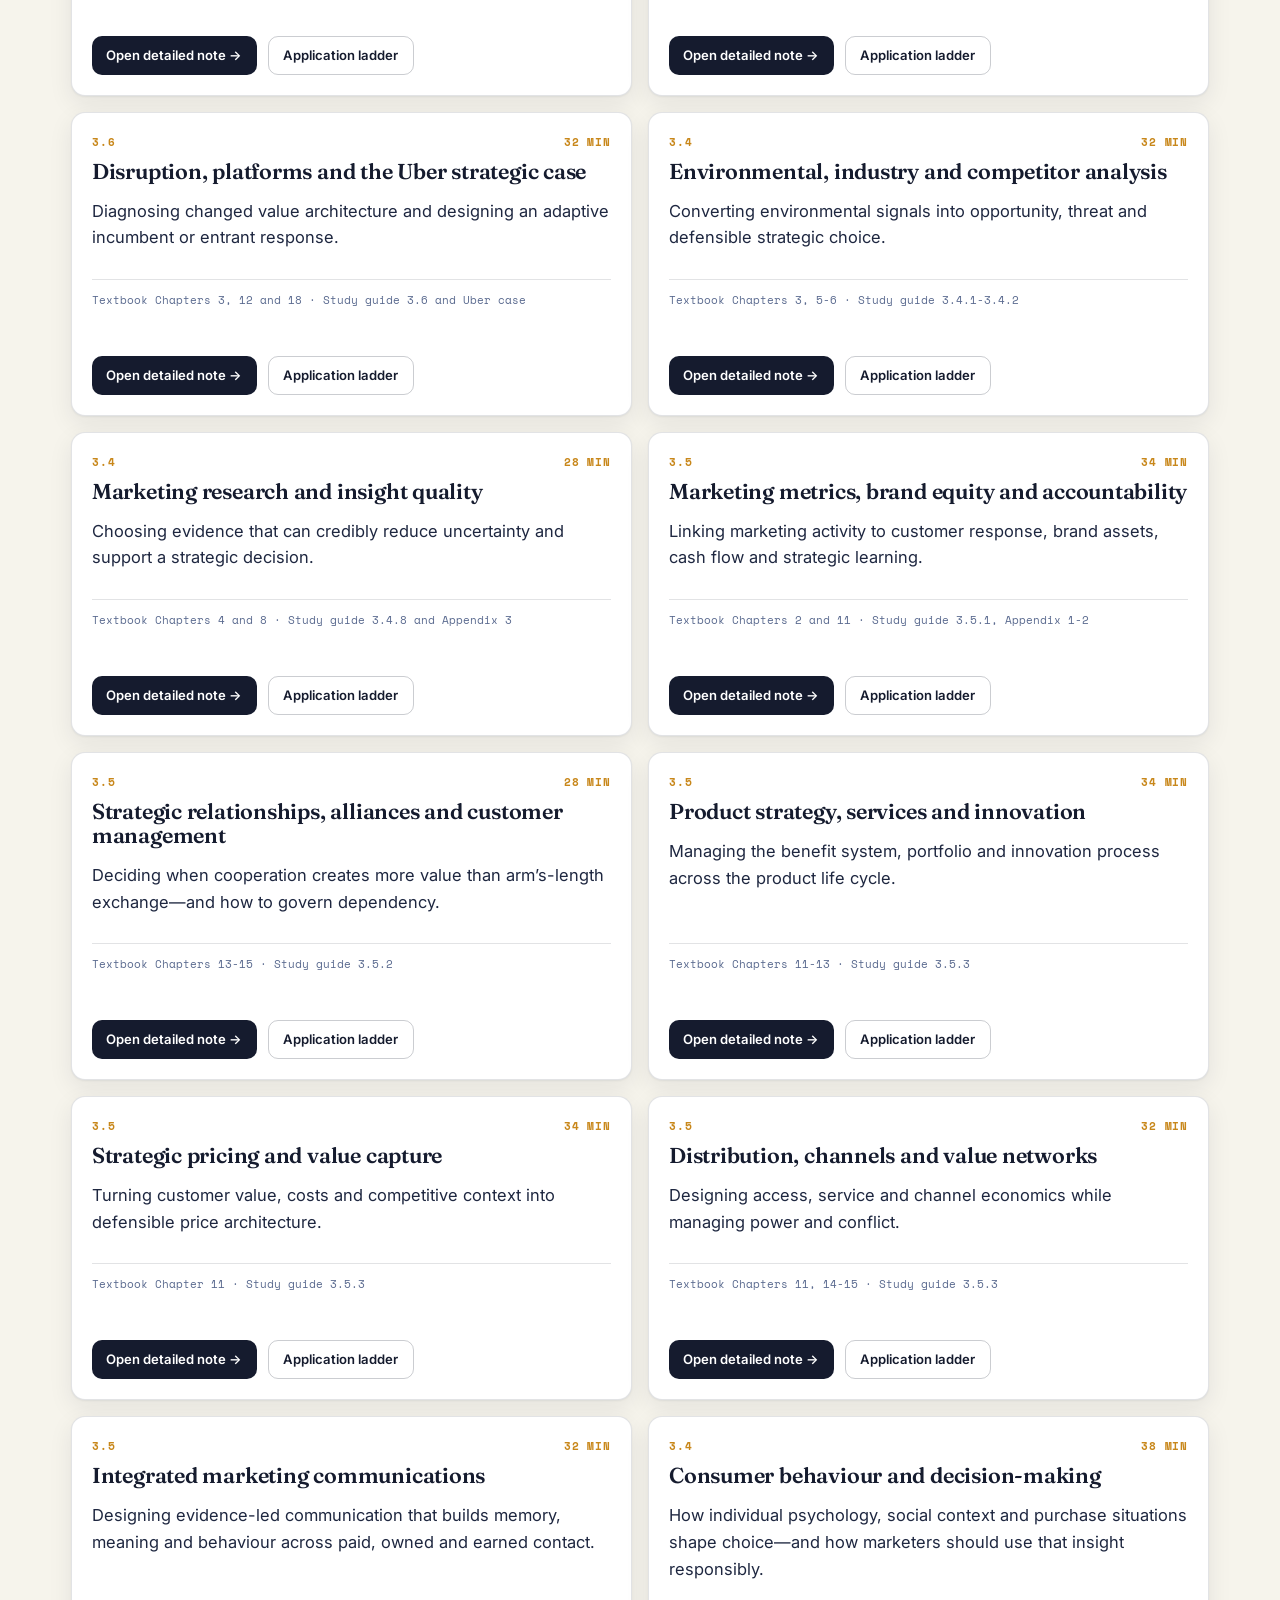
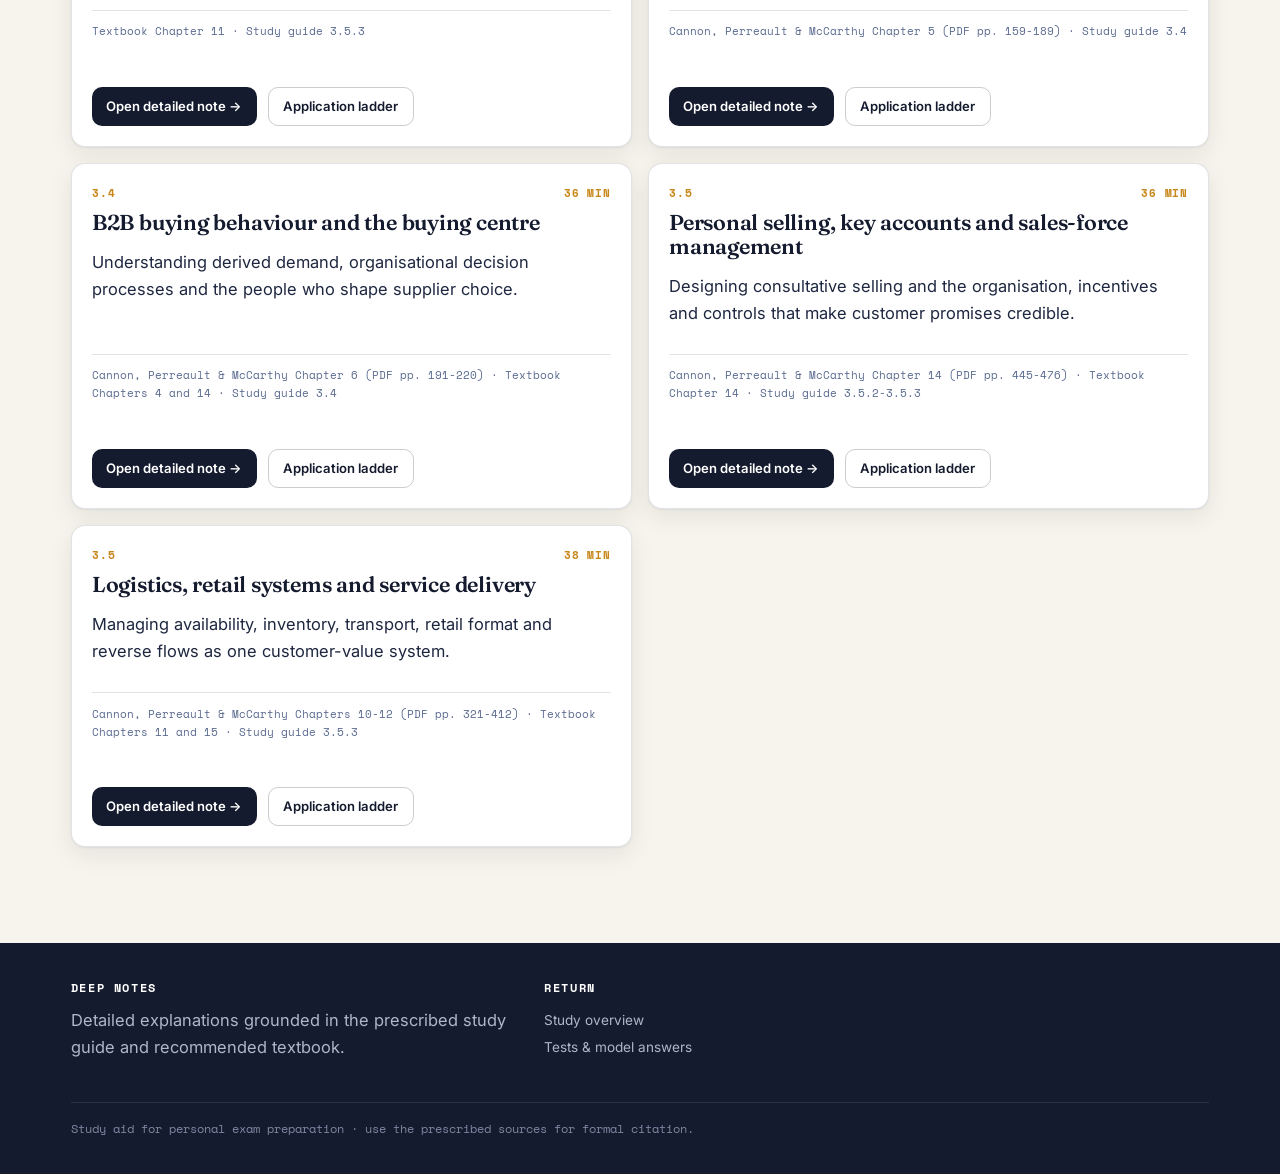
<file: deep-notes.html>
<!DOCTYPE html>
<html lang="en"><head><meta charset="UTF-8"><meta name="viewport" content="width=device-width,initial-scale=1">
<title>Deep Notes · Strategic Marketing</title><meta name="description" content="Detailed, exam-focused Strategic Marketing notes linked to each study section.">
<link rel="manifest" href="manifest.webmanifest"><meta name="theme-color" content="#151b2e"><link rel="icon" type="image/png" href="icons/favicon-64.png"><link rel="stylesheet" href="styles.css?v=9"></head>
<body><header class="topbar"><div class="inner"><a class="brand" href="index.html"><span class="mark"></span><span class="btxt"><b>Strategic Marketing</b><span class="sub">MBA · Study Dossier</span></span></a><button class="navtoggle" aria-label="Menu">☰</button><nav class="navlinks"><a href="index.html">Overview</a><a href="section-1-intro.html">1·Intro</a><a href="section-2-ethics.html">2·Ethics</a><a href="section-3-markets.html">3·Markets</a><a href="section-4-strategies.html">4·Strategies</a><a href="section-5-implementation.html">5·Implement</a><a href="deep-notes.html">Deep Notes</a><a href="revision-sheets.html">Revision Sheets</a><a href="practice.html">Practice</a><a href="flashcards.html">Flashcards</a><a href="tests.html">Tests</a></nav></div></header>
<main class="wrap notes-wrap"><div class="page-head"><div class="tab">Layer 2 · 21 Master-level Deep Dives</div><h1 id="notes-title">Detailed study notes</h1><p class="lead" id="notes-lead">Move beyond recall into named theory, critical evaluation, worked application and defensible exam judgement. Every note includes a source trail back to the prescribed and supplementary material.</p><div class="notes-filter" id="notes-filter" aria-label="Filter notes by section"></div></div><div id="notes-view"></div></main>
<footer class="foot"><div class="inner"><div><h5>Deep Notes</h5><p>Detailed explanations grounded in the prescribed study guide and recommended textbook.</p></div><div><h5>Return</h5><a href="index.html">Study overview</a><a href="tests.html">Tests &amp; model answers</a></div><div class="fine">Study aid for personal exam preparation · use the prescribed sources for formal citation.</div></div></footer>
<script src="data.js?v=7"></script><script src="assessment-data.js?v=7"></script><script src="notes-data.js?v=7"></script><script src="master-depth-data.js?v=7"></script><script src="app.js?v=9.2"></script><script src="notes.js?v=9"></script></body></html>
</file>
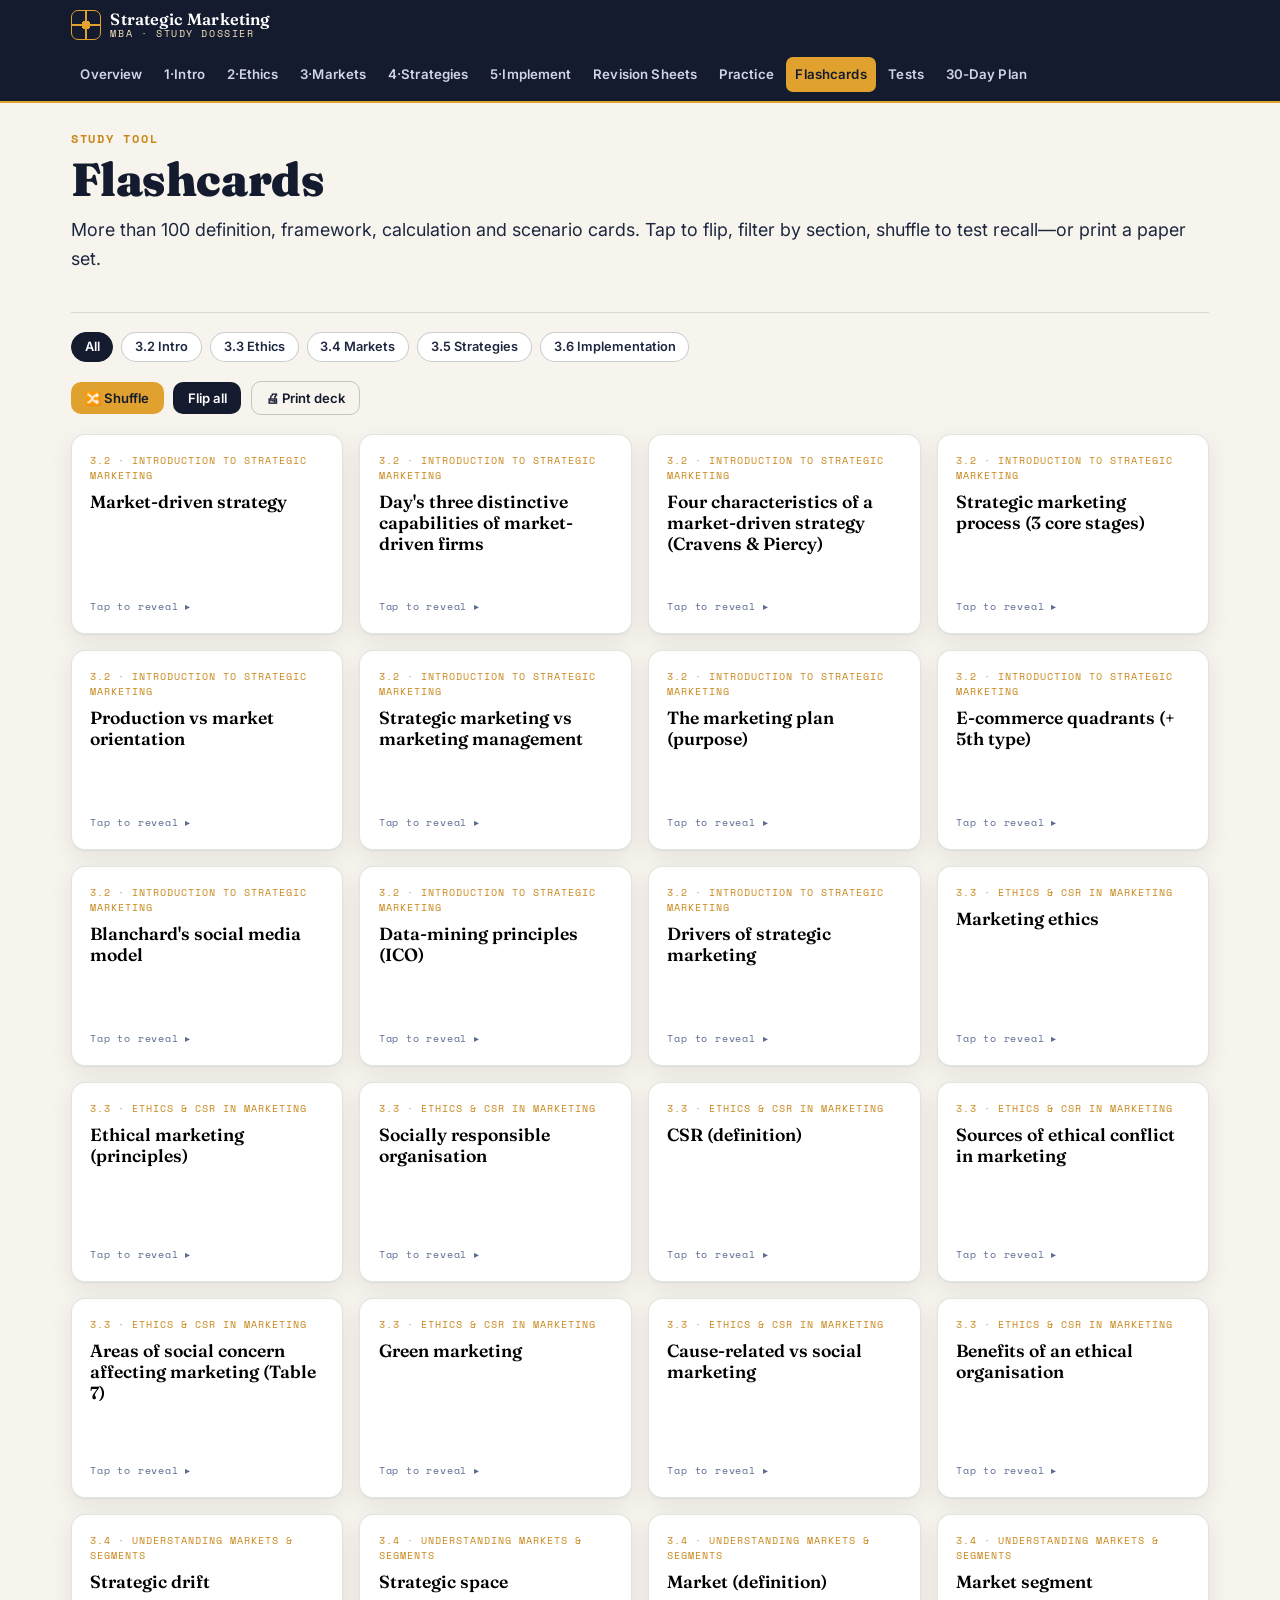
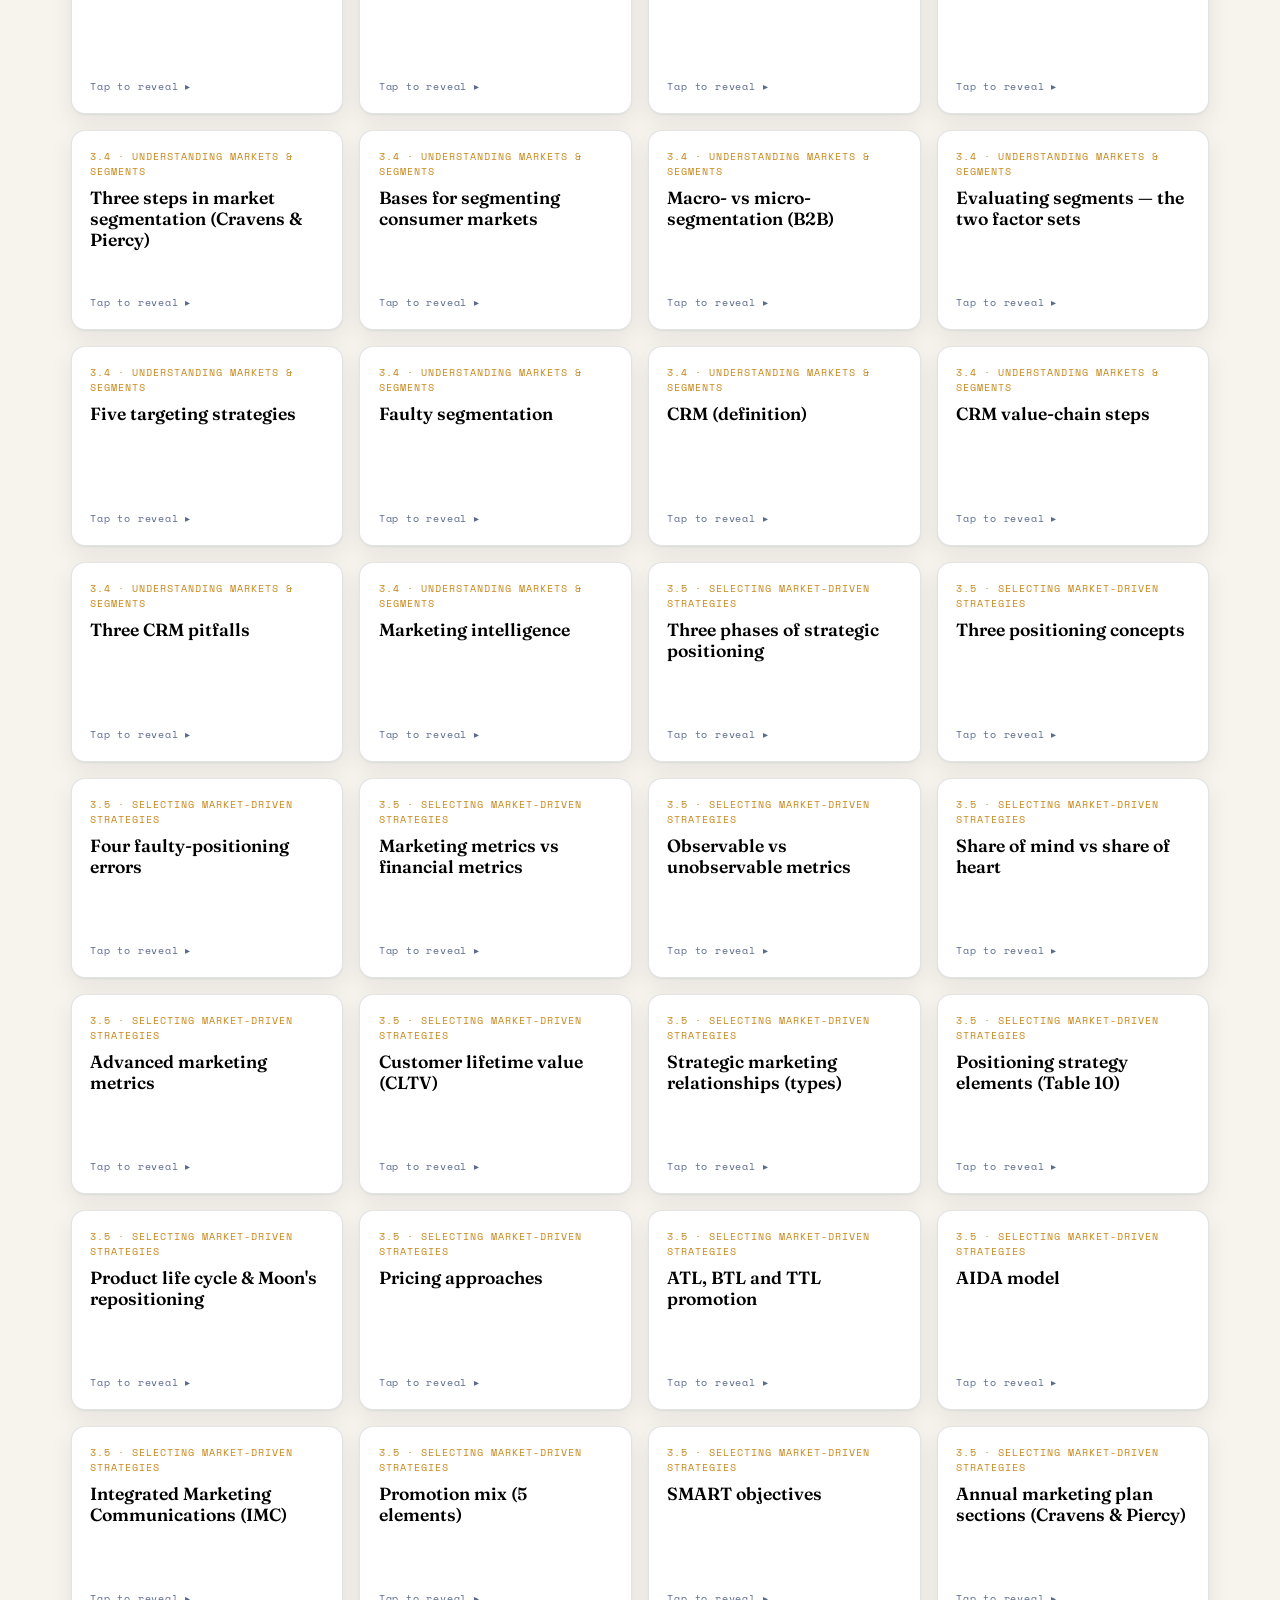
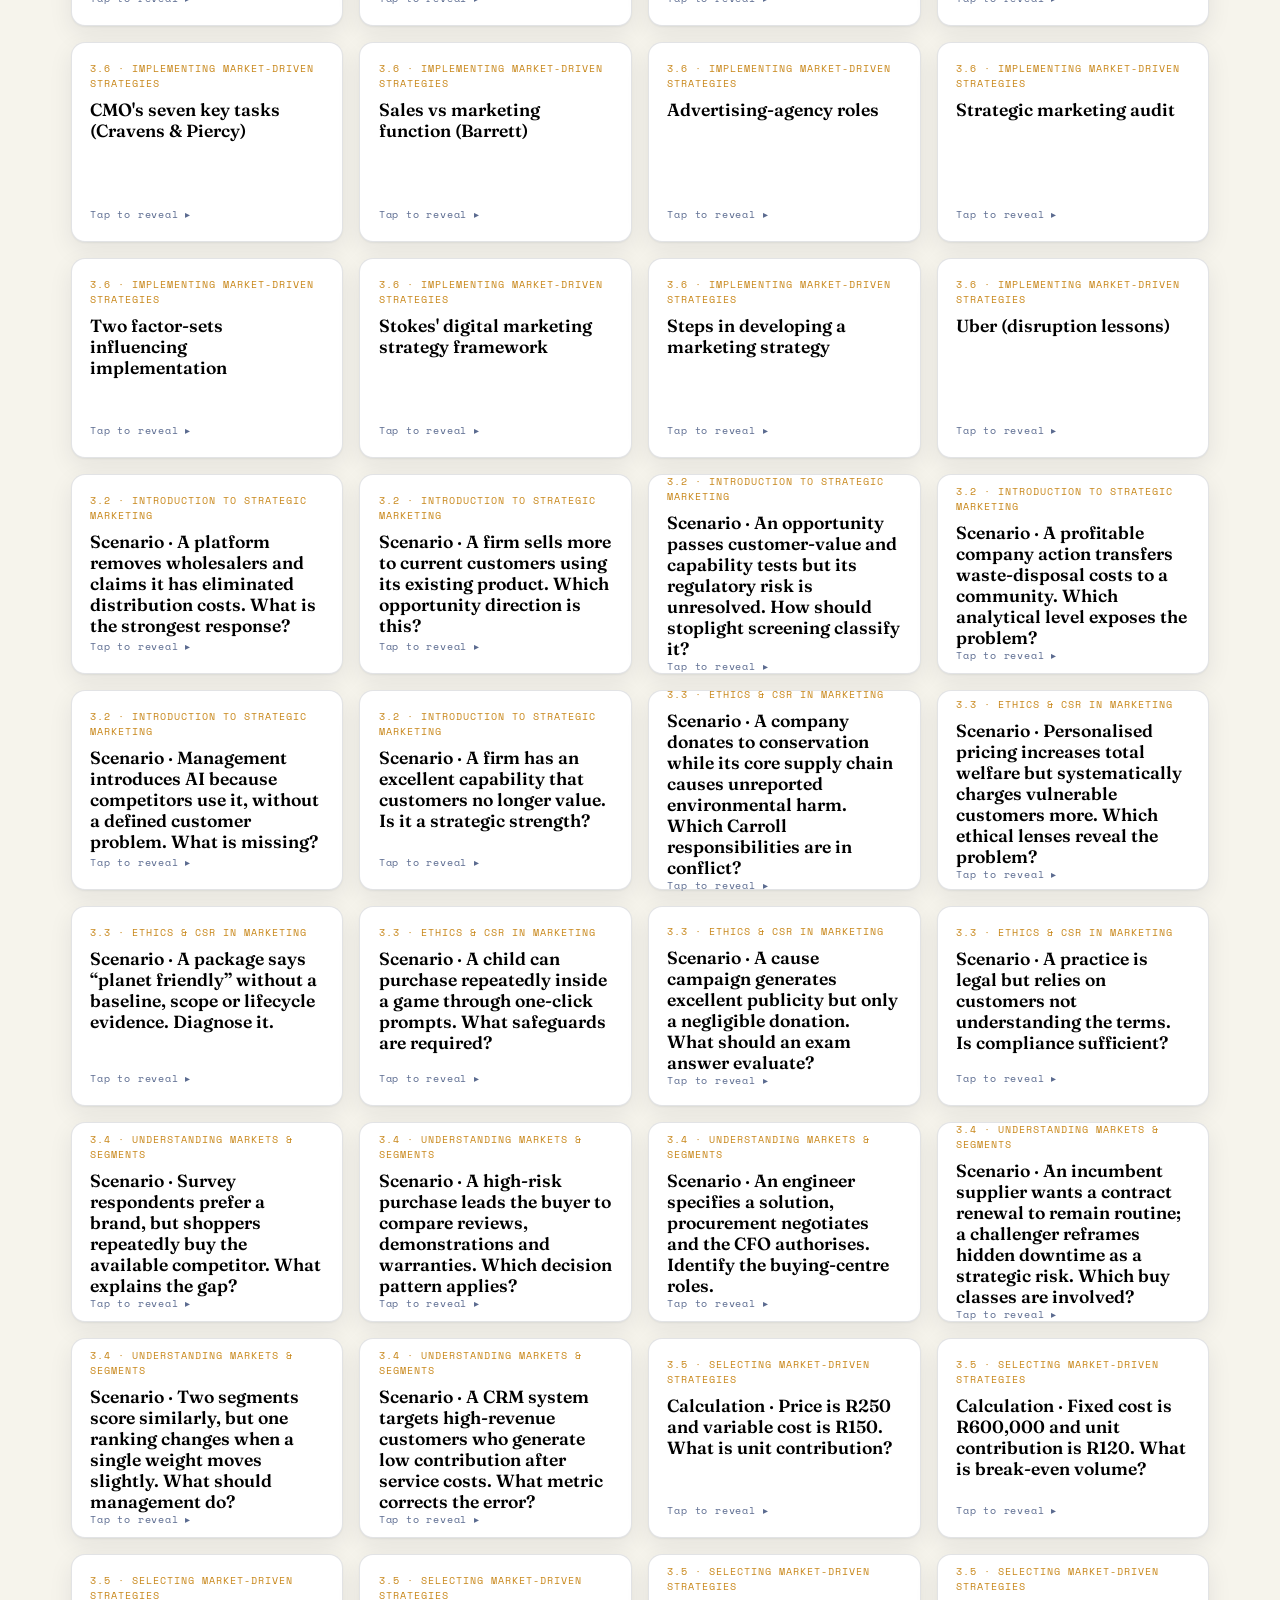
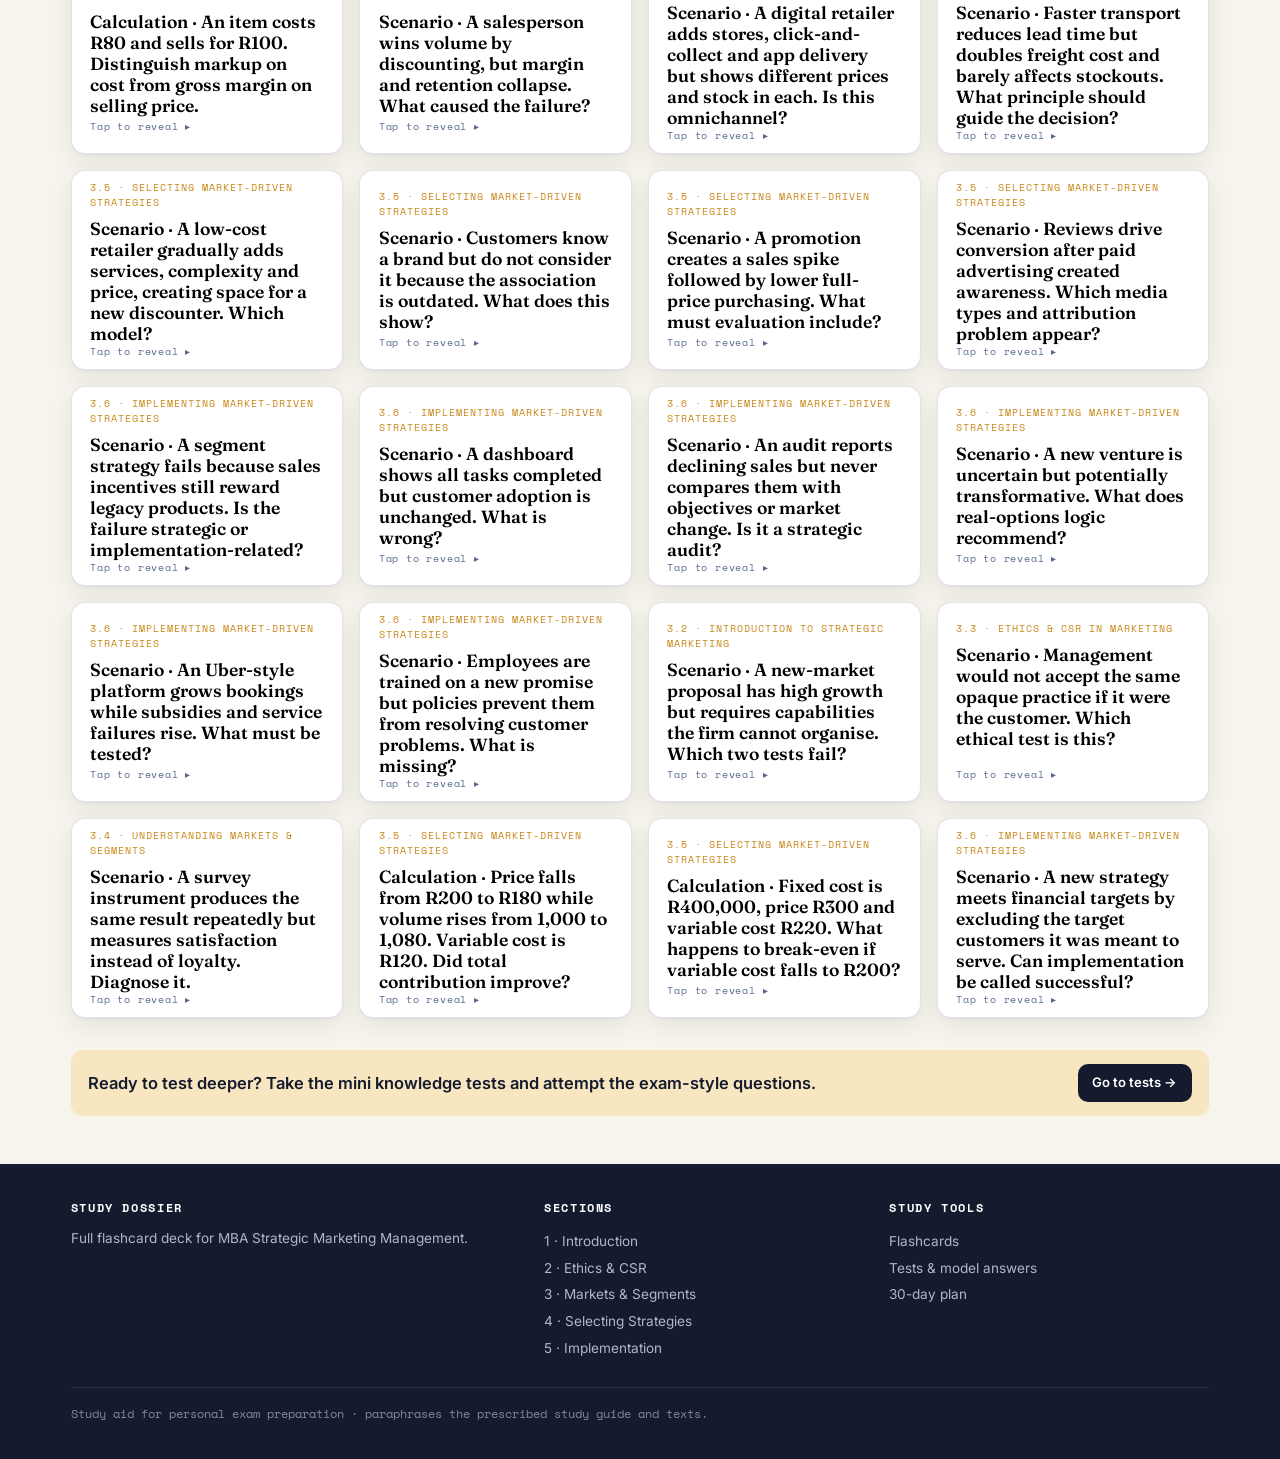
<file: flashcards.html>
<!DOCTYPE html>
<html lang="en">
<head>
<meta charset="UTF-8">
<meta name="viewport" content="width=device-width, initial-scale=1.0">
<title>Flashcards — Strategic Marketing</title>
  <link rel="manifest" href="manifest.webmanifest">
  <meta name="theme-color" content="#151b2e">
  <link rel="apple-touch-icon" href="icons/icon-180.png">
  <link rel="icon" type="image/png" href="icons/favicon-64.png">
  <meta name="apple-mobile-web-app-capable" content="yes">
  <meta name="apple-mobile-web-app-status-bar-style" content="black-translucent">
  <meta name="apple-mobile-web-app-title" content="SM Dossier">
  <link rel="stylesheet" href="styles.css?v=9">
</head>
<body>

<header class="topbar"><div class="inner">
  <a class="brand" href="index.html"><span class="mark"></span><span class="btxt"><b>Strategic Marketing</b><span class="sub">MBA · Study Dossier</span></span></a>
  <button class="navtoggle" aria-label="Menu">☰</button>
  <nav class="navlinks">
    <a href="index.html">Overview</a>
    <a href="section-1-intro.html">1·Intro</a>
    <a href="section-2-ethics.html">2·Ethics</a>
    <a href="section-3-markets.html">3·Markets</a>
    <a href="section-4-strategies.html">4·Strategies</a>
    <a href="section-5-implementation.html">5·Implement</a>
    <a href="revision-sheets.html">Revision Sheets</a><a href="practice.html">Practice</a>
    <a href="flashcards.html">Flashcards</a>
    <a href="tests.html">Tests</a>
    <a href="calendar.html">30-Day Plan</a>
  </nav>
</div></header>

<main class="wrap">
  <div class="page-head">
    <div class="tab">Study tool</div>
    <h1>Flashcards</h1>
    <p class="lead">More than 100 definition, framework, calculation and scenario cards. Tap to flip, filter by section, shuffle to test recall—or print a paper set.</p>
  </div>

  <div class="flash-controls">
    <div class="pill-row" data-flashfilter style="margin:0"></div>
  </div>
  <div class="flash-controls">
    <button class="btn btn-amber btn-sm" data-shuffle>🔀 Shuffle</button>
    <button class="btn btn-dark btn-sm" data-flipall>Flip all</button>
    <button class="btn btn-ghost btn-sm" style="color:var(--ink);border-color:var(--line-strong)" onclick="window.print()">🖨 Print deck</button>
  </div>

  <div class="flash-deck" data-flashdeck=""></div>

  <div class="callbar" style="margin-top:2rem">
    <span class="t">Ready to test deeper? Take the mini knowledge tests and attempt the exam-style questions.</span>
    <a class="btn btn-dark btn-sm" href="tests.html">Go to tests →</a>
  </div>
</main>

<footer class="foot"><div class="inner">
  <div><h5>Study Dossier</h5><p style="font-size:.85rem">Full flashcard deck for MBA Strategic Marketing Management.</p></div>
  <div><h5>Sections</h5><a href="section-1-intro.html">1 · Introduction</a><a href="section-2-ethics.html">2 · Ethics &amp; CSR</a><a href="section-3-markets.html">3 · Markets &amp; Segments</a><a href="section-4-strategies.html">4 · Selecting Strategies</a><a href="section-5-implementation.html">5 · Implementation</a></div>
  <div><h5>Study tools</h5><a href="flashcards.html">Flashcards</a><a href="tests.html">Tests &amp; model answers</a><a href="calendar.html">30-day plan</a></div>
  <div class="fine">Study aid for personal exam preparation · paraphrases the prescribed study guide and texts.</div>
</div></footer>

<script src="data.js?v=7"></script>
<script src="assessment-data.js?v=7"></script>
<script src="app.js?v=9.2"></script>
</body>
</html>
</file>
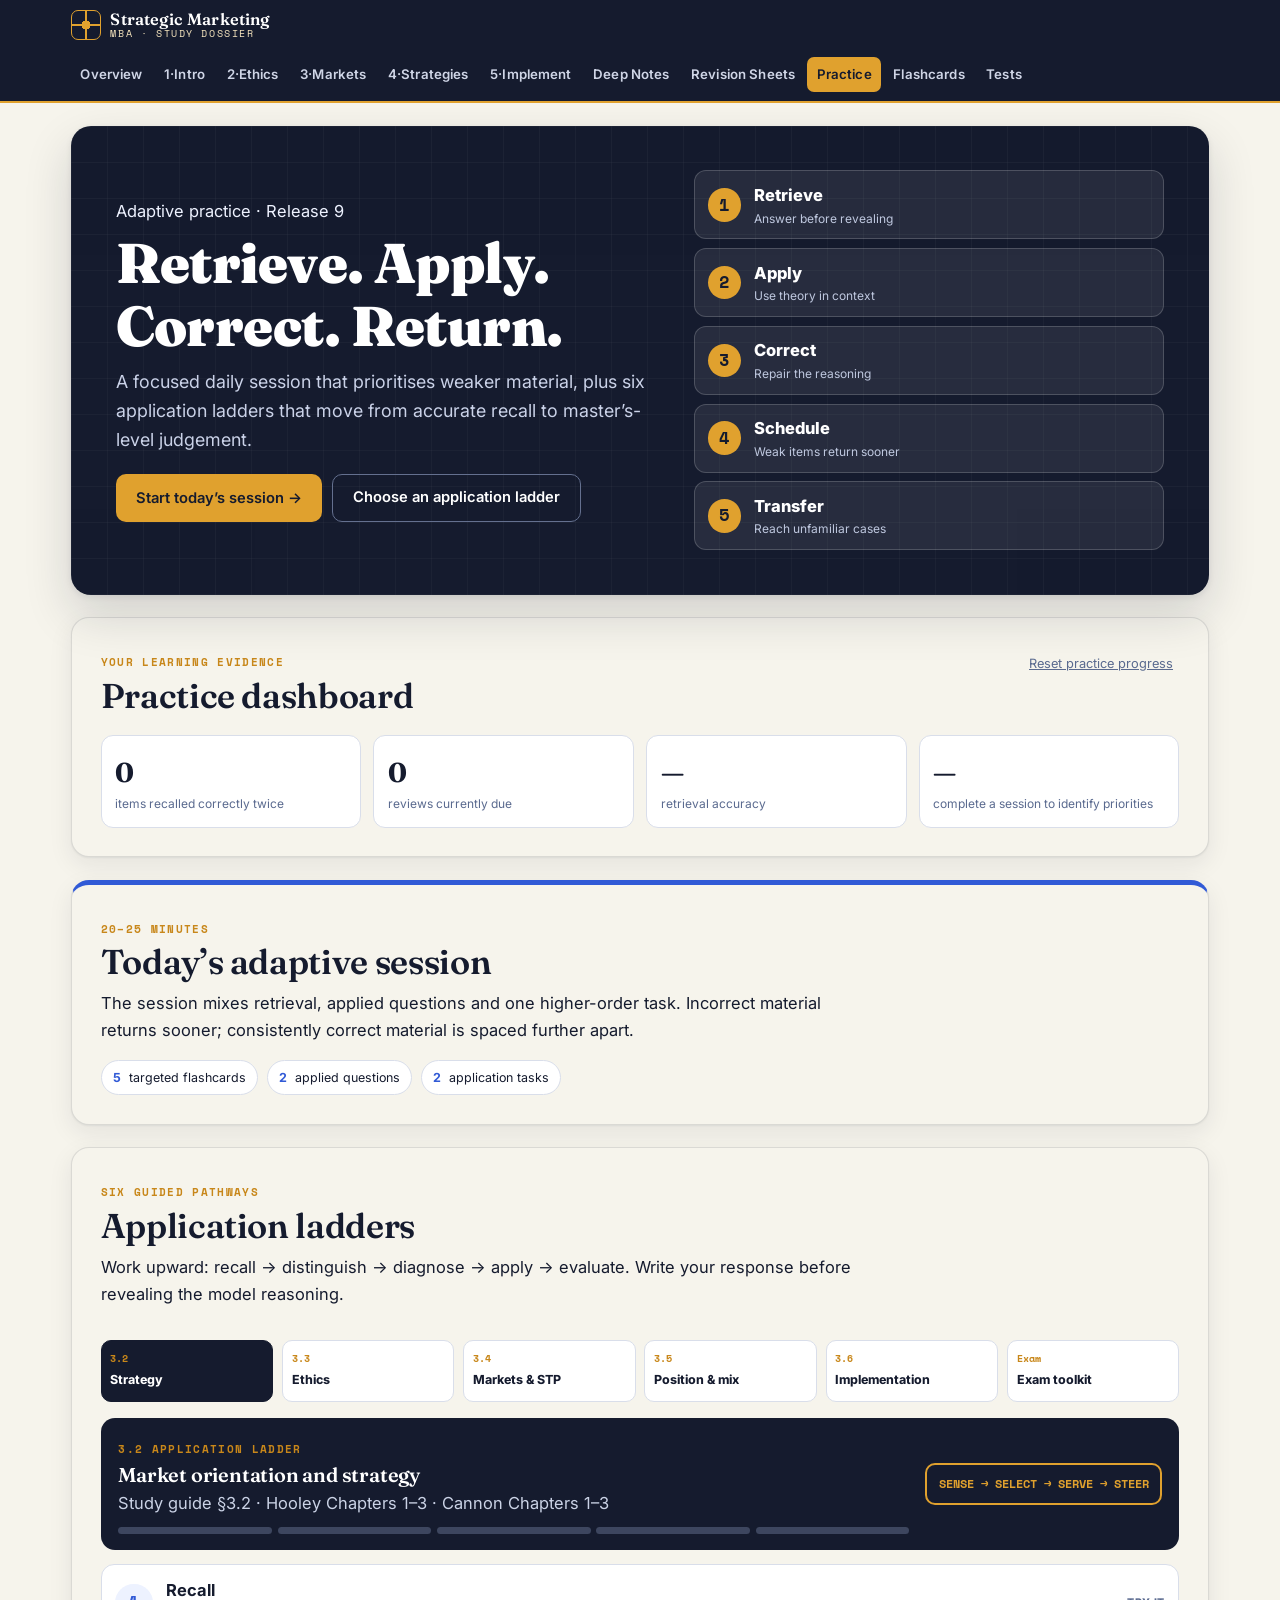
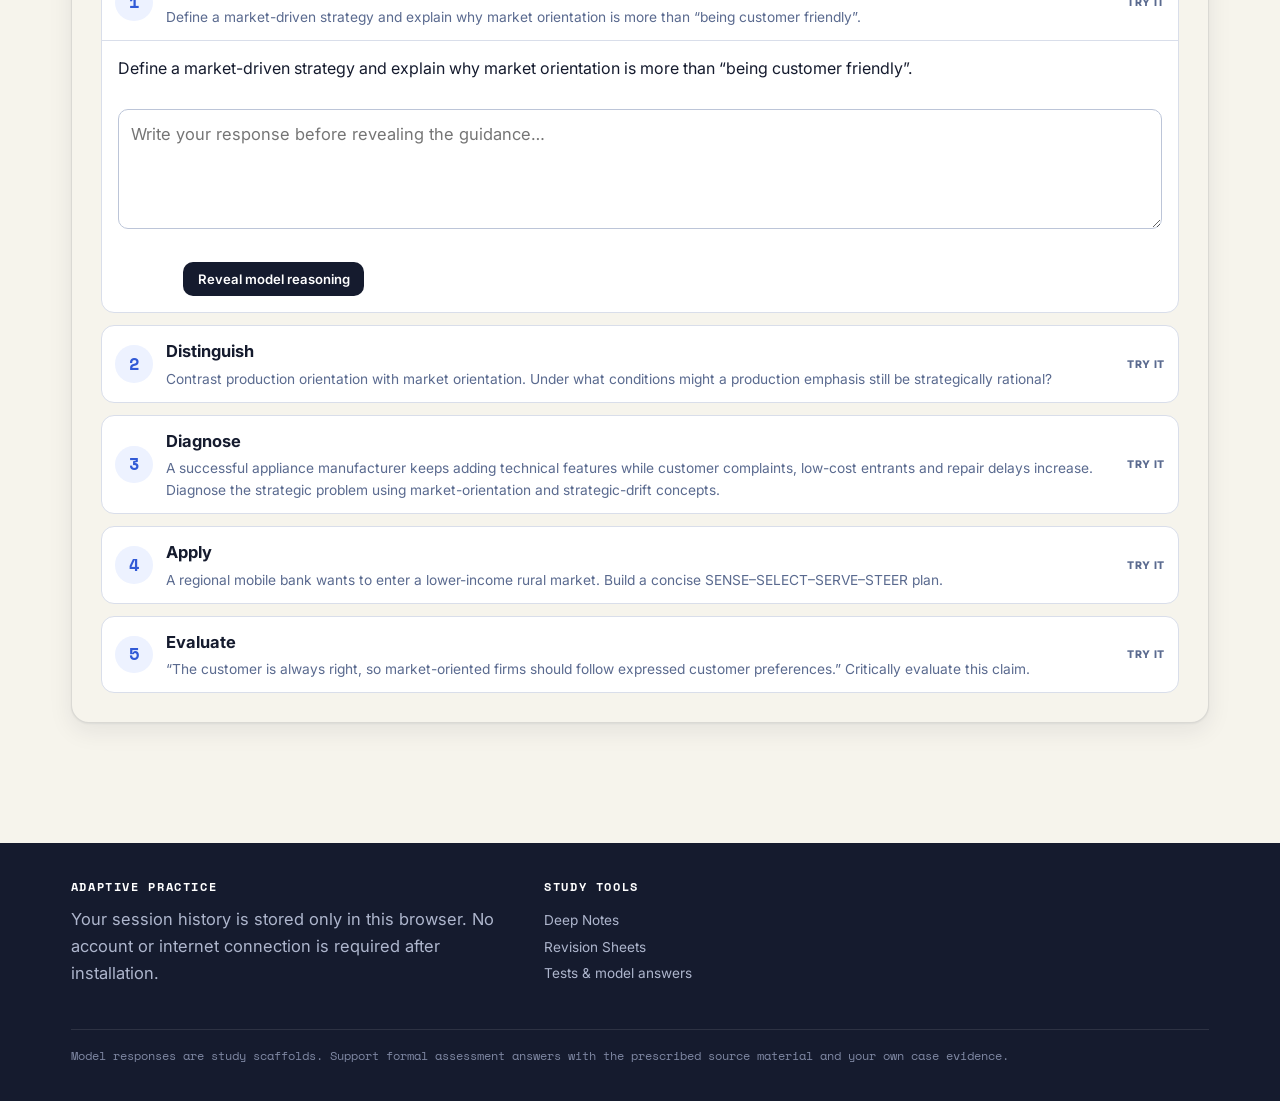
<file: practice.html>
<!DOCTYPE html>
<html lang="en">
<head>
  <meta charset="UTF-8">
  <meta name="viewport" content="width=device-width,initial-scale=1">
  <title>Adaptive Practice · Strategic Marketing</title>
  <meta name="description" content="Adaptive Strategic Marketing study sessions and five-step application ladders for durable recall, case analysis and exam judgement.">
  <link rel="manifest" href="manifest.webmanifest">
  <meta name="theme-color" content="#151b2e">
  <link rel="icon" type="image/png" href="icons/favicon-64.png">
  <link rel="stylesheet" href="styles.css?v=9">
  <link rel="stylesheet" href="practice.css?v=9">
</head>
<body>
<header class="topbar"><div class="inner">
  <a class="brand" href="index.html"><span class="mark"></span><span class="btxt"><b>Strategic Marketing</b><span class="sub">MBA · Study Dossier</span></span></a>
  <button class="navtoggle" aria-label="Menu">☰</button>
  <nav class="navlinks" aria-label="Primary">
    <a href="index.html">Overview</a><a href="section-1-intro.html">1·Intro</a><a href="section-2-ethics.html">2·Ethics</a><a href="section-3-markets.html">3·Markets</a><a href="section-4-strategies.html">4·Strategies</a><a href="section-5-implementation.html">5·Implement</a><a href="deep-notes.html">Deep Notes</a><a href="revision-sheets.html">Revision Sheets</a><a href="practice.html" aria-current="page">Practice</a><a href="flashcards.html">Flashcards</a><a href="tests.html">Tests</a>
  </nav>
</div></header>

<main class="practice-wrap">
  <section class="practice-hero">
    <div>
      <span class="tab">Adaptive practice · Release 9</span>
      <h1>Retrieve. Apply. Correct. Return.</h1>
      <p class="lead">A focused daily session that prioritises weaker material, plus six application ladders that move from accurate recall to master’s-level judgement.</p>
      <div class="practice-actions">
        <button class="btn btn-amber" id="startSession" type="button">Start today’s session →</button>
        <a class="btn btn-ghost practice-ghost" href="#ladders">Choose an application ladder</a>
      </div>
    </div>
    <div class="practice-cycle" aria-label="Five stages in the adaptive study cycle">
      <div><b>1</b><span>Retrieve</span><small>Answer before revealing</small></div>
      <div><b>2</b><span>Apply</span><small>Use theory in context</small></div>
      <div><b>3</b><span>Correct</span><small>Repair the reasoning</small></div>
      <div><b>4</b><span>Schedule</span><small>Weak items return sooner</small></div>
      <div><b>5</b><span>Transfer</span><small>Reach unfamiliar cases</small></div>
    </div>
  </section>

  <section class="practice-dashboard" aria-labelledby="dashboardTitle">
    <div class="dashboard-head">
      <div><span class="eyebrow">Your learning evidence</span><h2 id="dashboardTitle">Practice dashboard</h2></div>
      <button class="text-button" id="resetPractice" type="button">Reset practice progress</button>
    </div>
    <div class="practice-stats" id="practiceStats" aria-live="polite"></div>
  </section>

  <section class="session-shell" id="dailySession" aria-labelledby="sessionTitle">
    <div class="session-intro" id="sessionIntro">
      <span class="eyebrow">20–25 minutes</span>
      <h2 id="sessionTitle">Today’s adaptive session</h2>
      <p>The session mixes retrieval, applied questions and one higher-order task. Incorrect material returns sooner; consistently correct material is spaced further apart.</p>
      <ul class="session-recipe">
        <li><b>5</b> targeted flashcards</li><li><b>2</b> applied questions</li><li><b>2</b> application tasks</li>
      </ul>
    </div>
    <div id="sessionView" aria-live="polite"></div>
  </section>

  <section class="ladder-library" id="ladders" aria-labelledby="ladderTitle">
    <div class="ladder-head">
      <div><span class="eyebrow">Six guided pathways</span><h2 id="ladderTitle">Application ladders</h2><p>Work upward: recall → distinguish → diagnose → apply → evaluate. Write your response before revealing the model reasoning.</p></div>
    </div>
    <nav class="ladder-nav" id="ladderNav" aria-label="Choose an application ladder"></nav>
    <div id="ladderView"></div>
  </section>
</main>

<footer class="foot"><div class="inner">
  <div><h5>Adaptive Practice</h5><p>Your session history is stored only in this browser. No account or internet connection is required after installation.</p></div>
  <div><h5>Study tools</h5><a href="deep-notes.html">Deep Notes</a><a href="revision-sheets.html">Revision Sheets</a><a href="tests.html">Tests &amp; model answers</a></div>
  <div class="fine">Model responses are study scaffolds. Support formal assessment answers with the prescribed source material and your own case evidence.</div>
</div></footer>

<script src="data.js?v=7"></script>
<script src="assessment-data.js?v=7"></script>
<script src="practice-data.js?v=9"></script>
<script src="app.js?v=9.2"></script>
<script src="practice.js?v=9.1"></script>
</body>
</html>
</file>
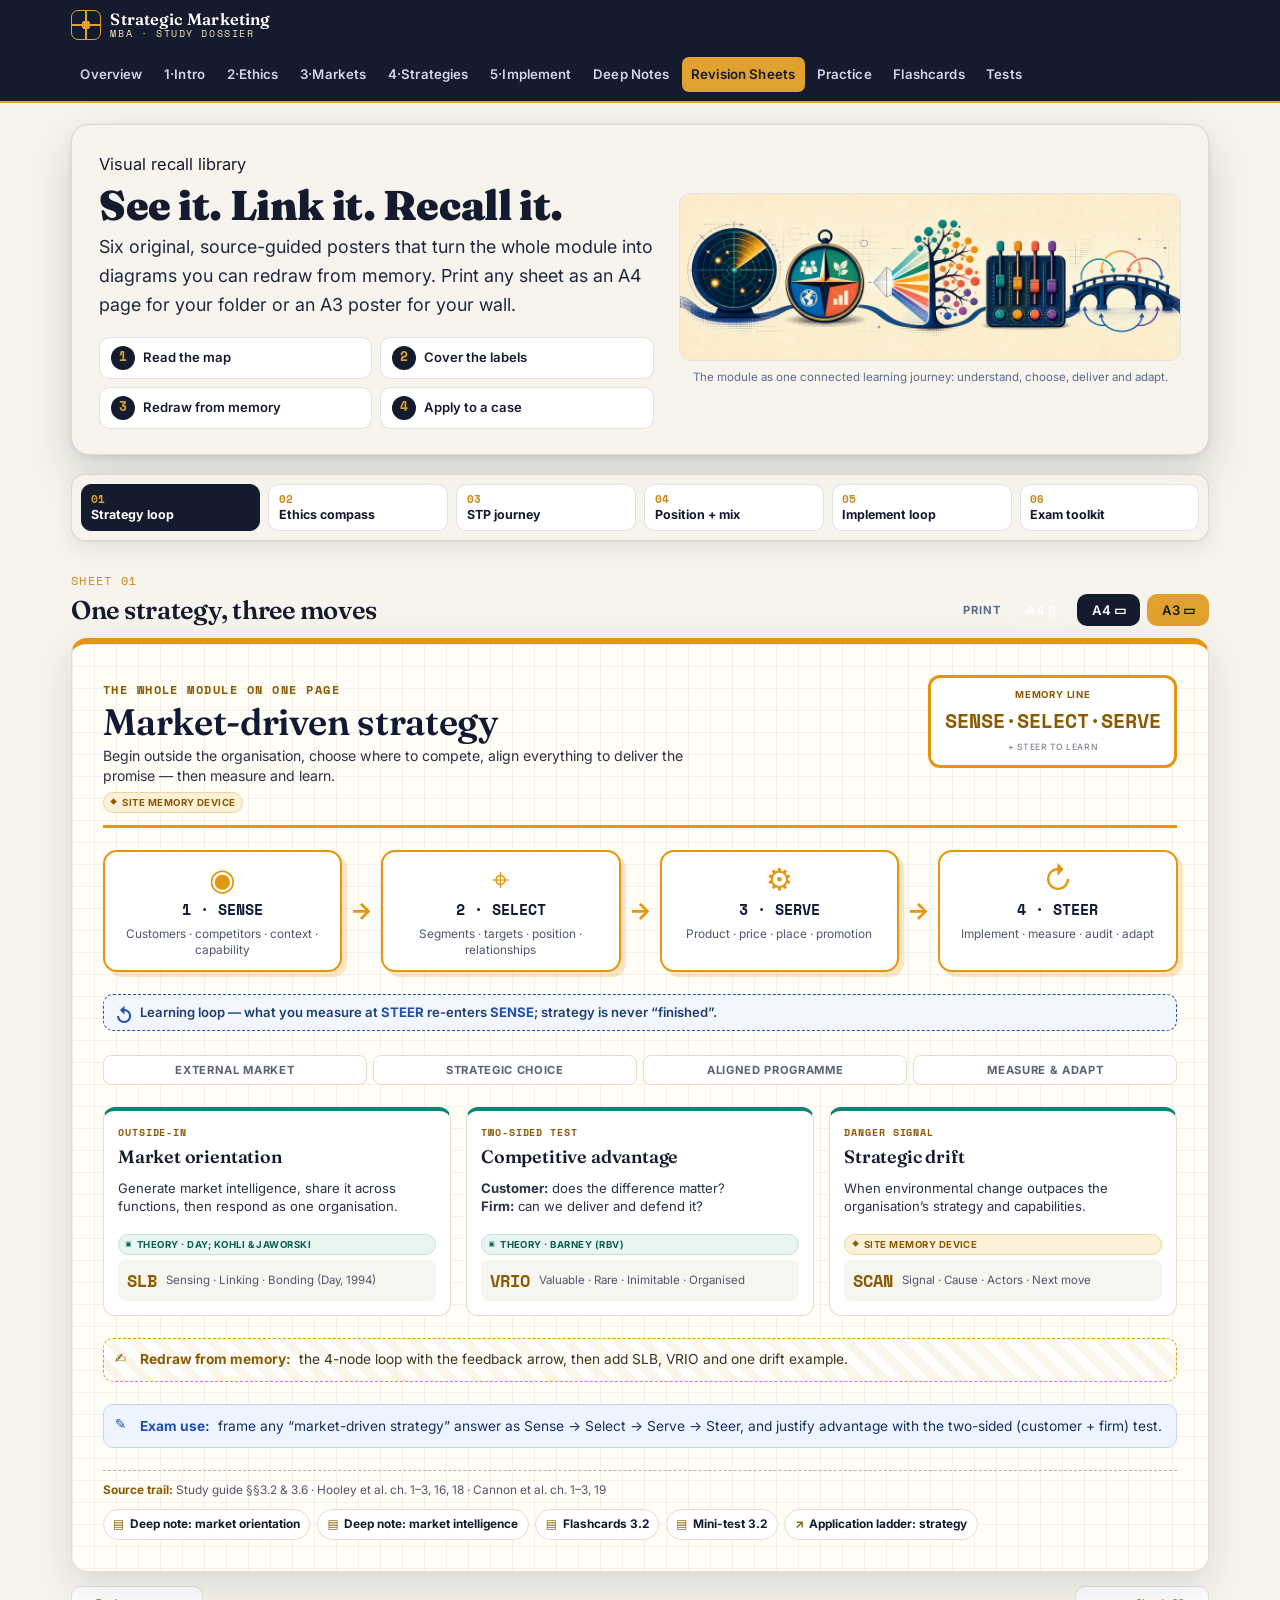
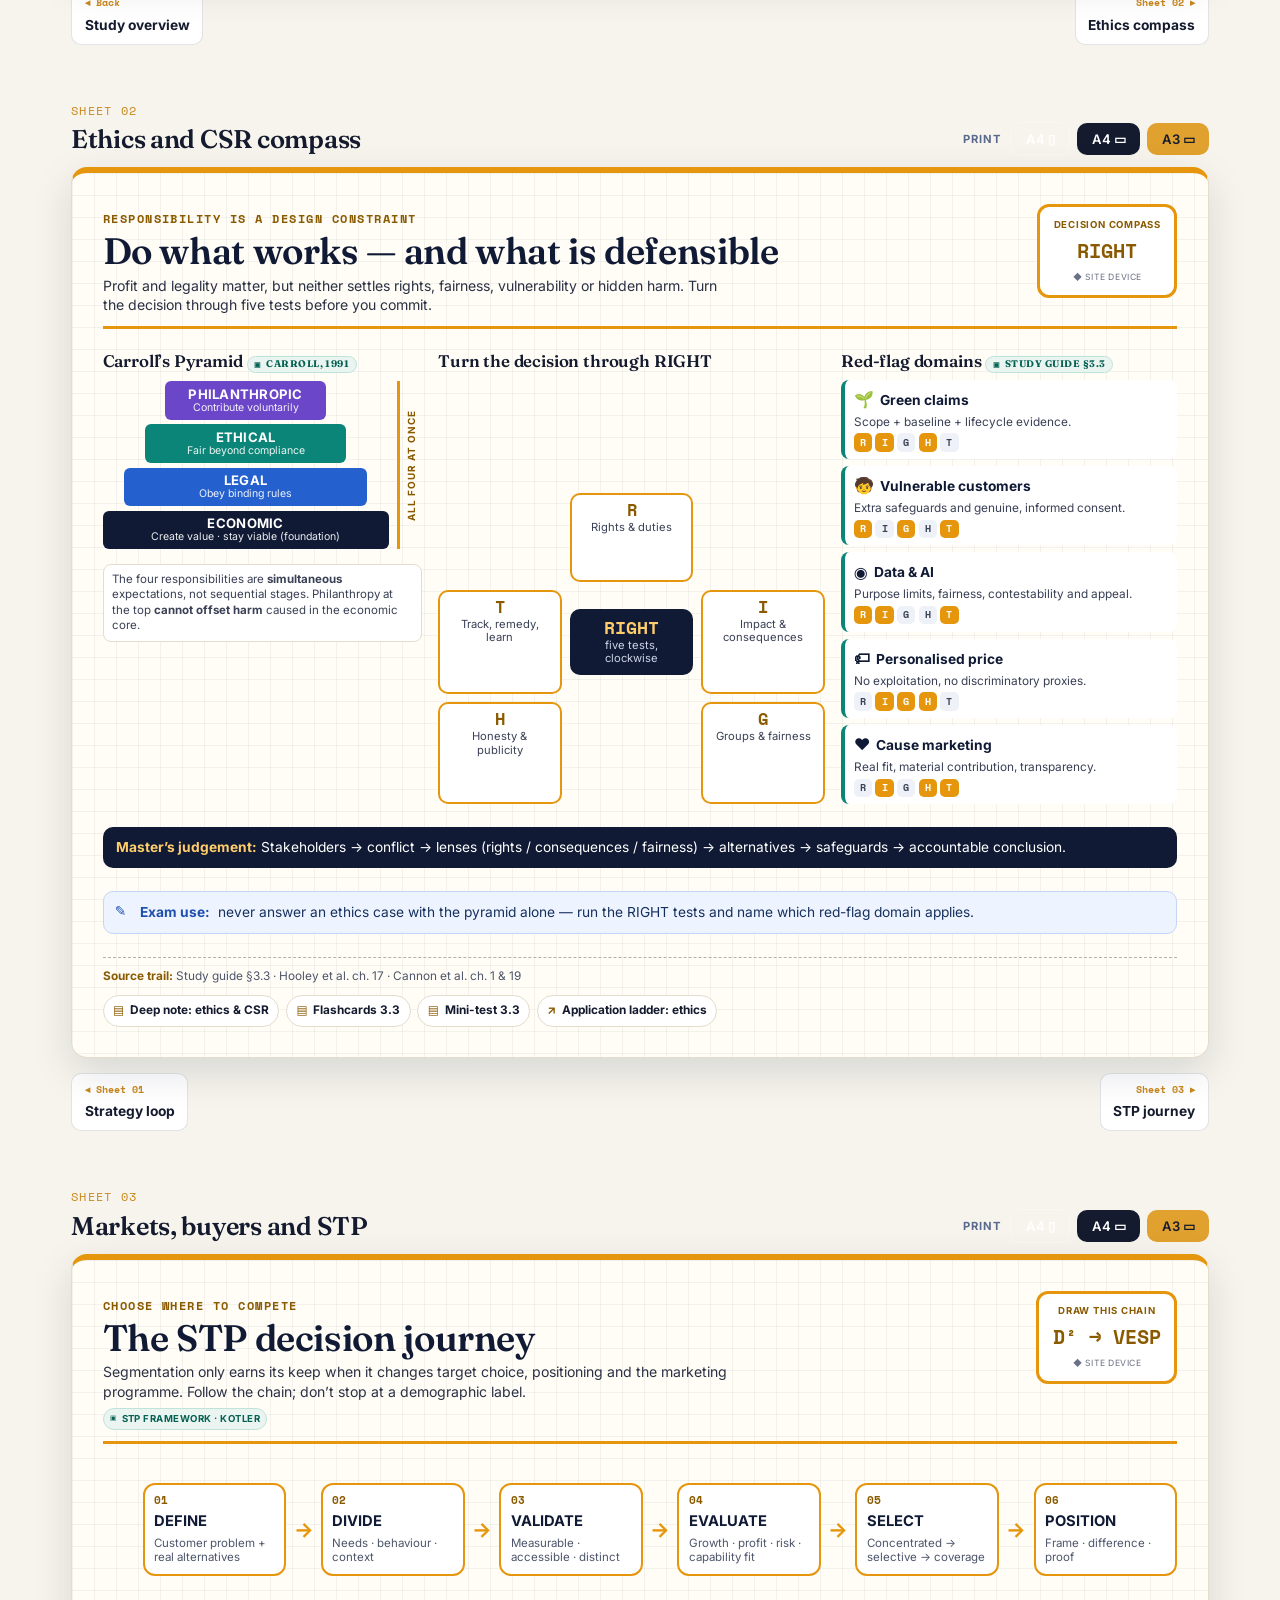
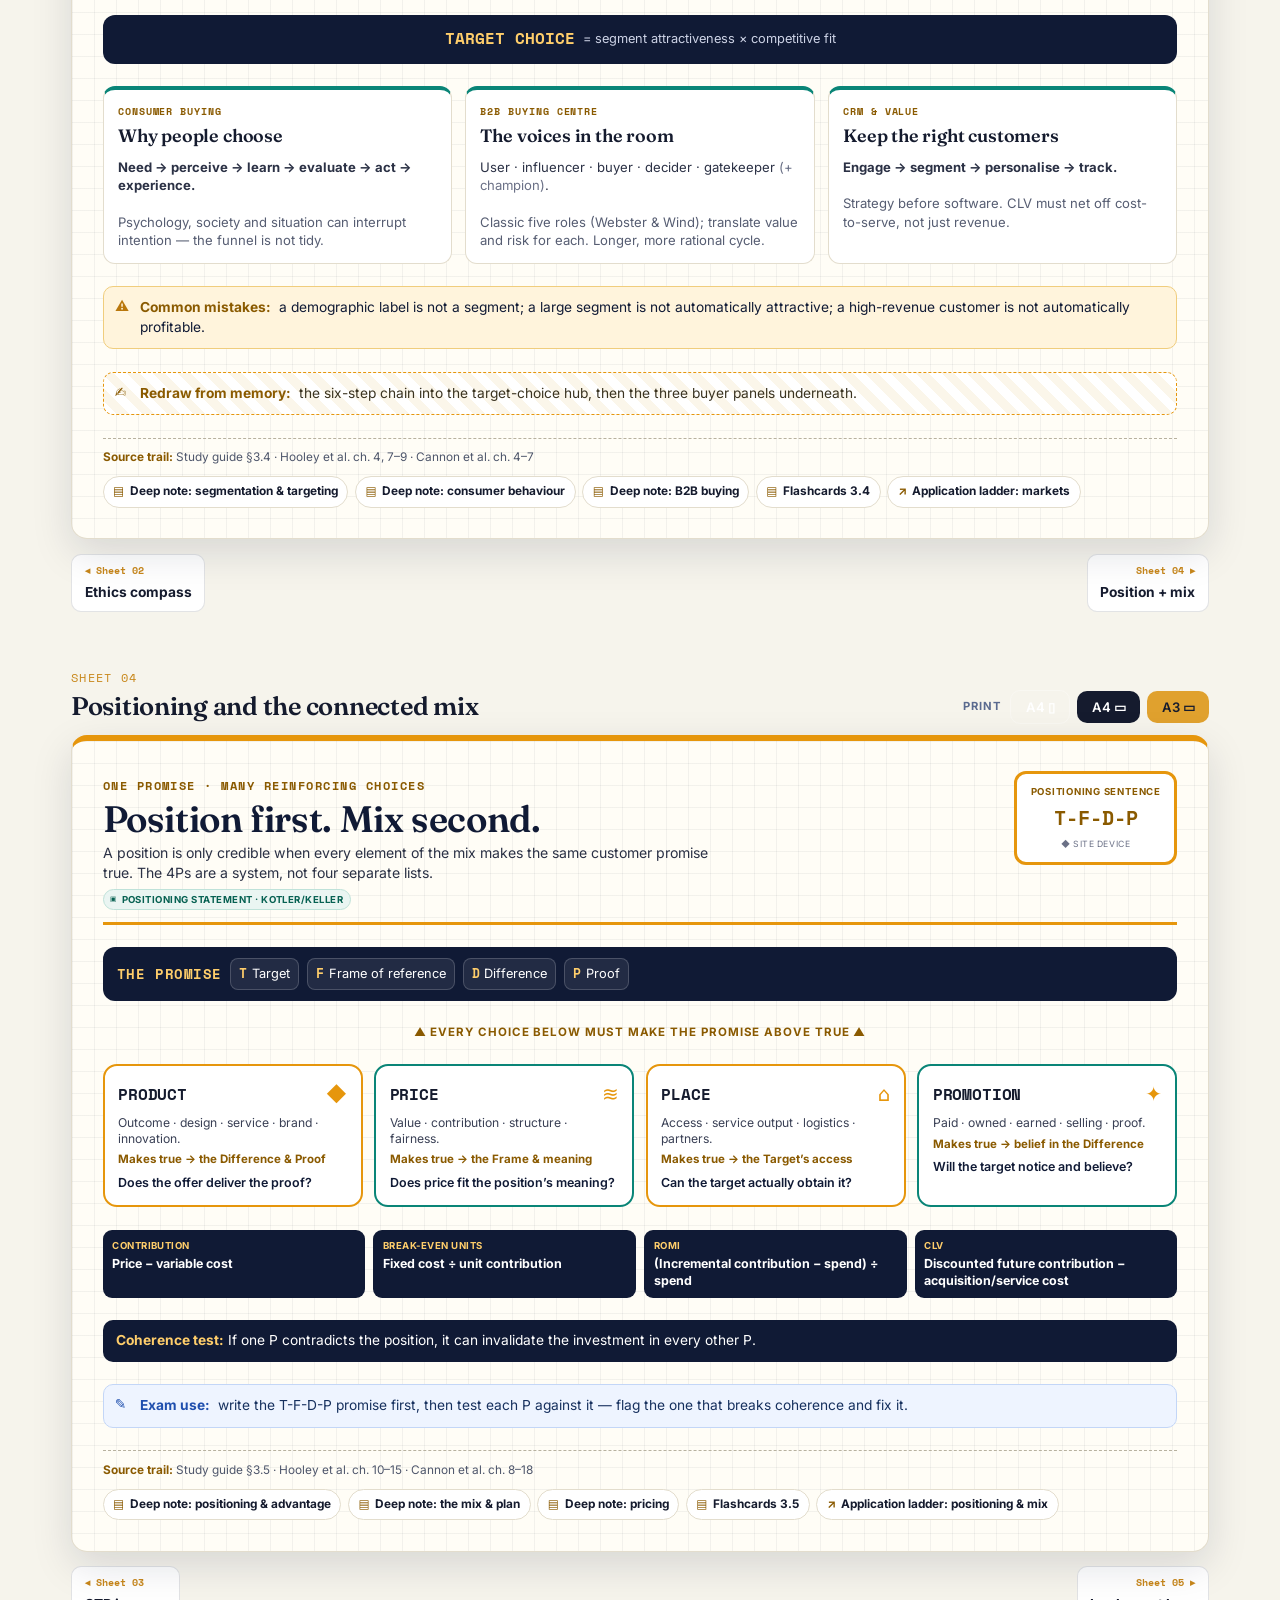
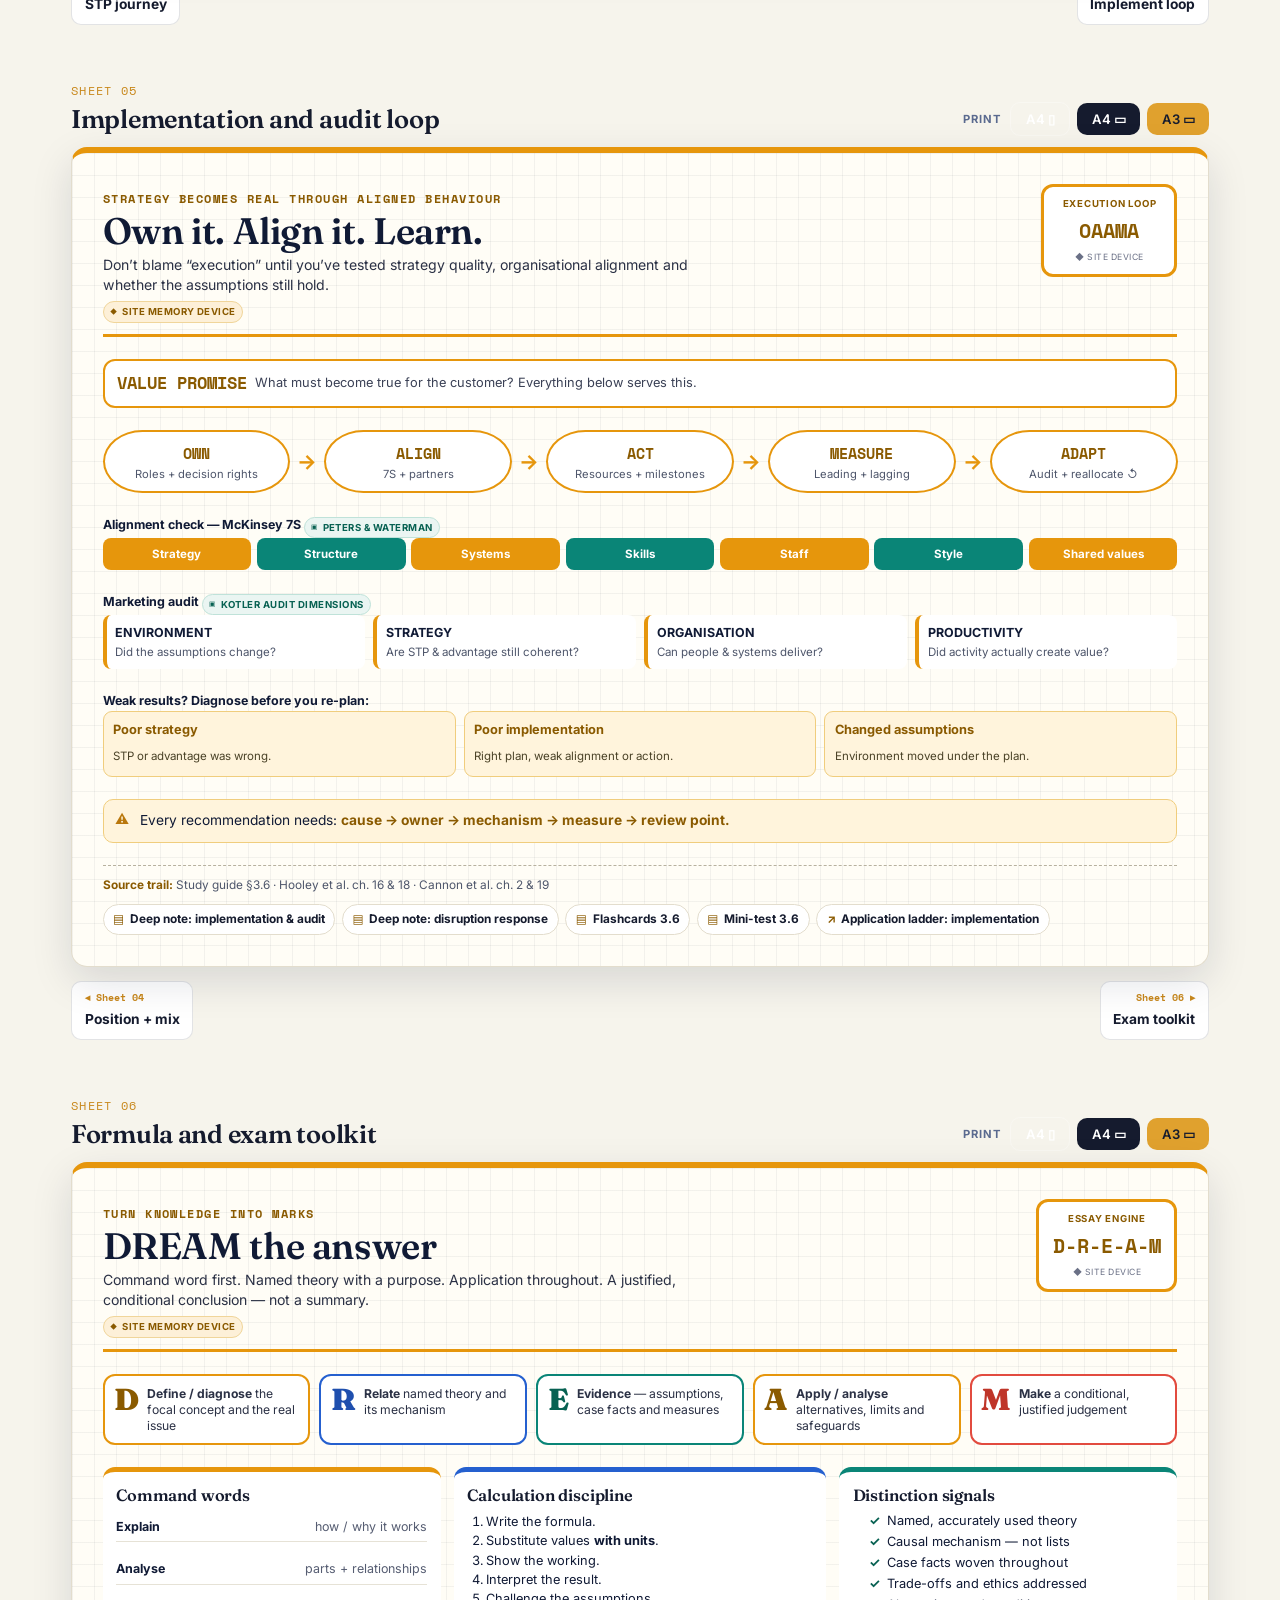
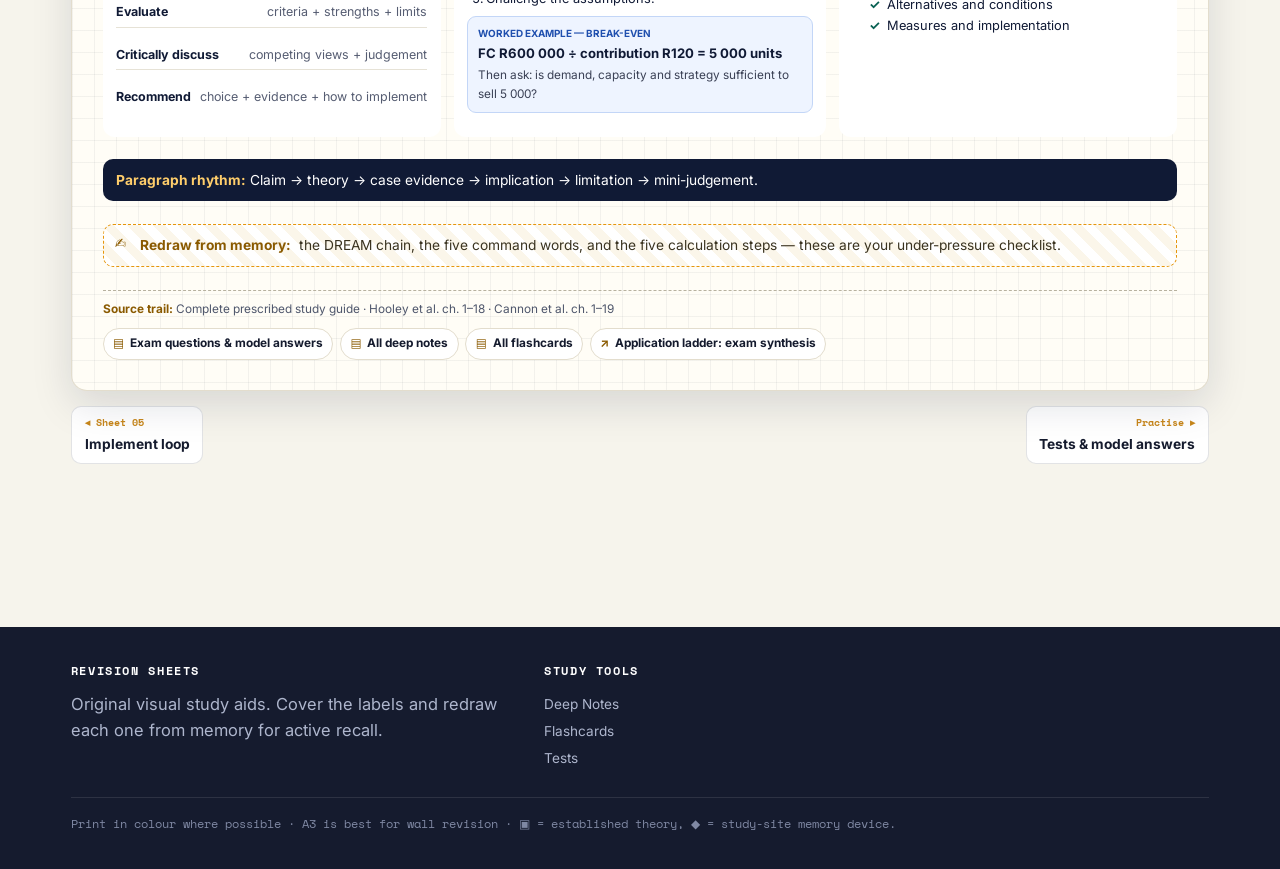
<file: revision-sheets.html>
<!DOCTYPE html>
<html lang="en">
<head>
<meta charset="UTF-8">
<meta name="viewport" content="width=device-width,initial-scale=1">
<title>Printable Revision Sheets · Strategic Marketing</title>
<meta name="description" content="Six original A4/A3 Strategic Marketing revision posters: strategy loop, ethics compass, STP journey, connected marketing mix, implementation loop and an exam toolkit.">
<link rel="manifest" href="manifest.webmanifest">
<meta name="theme-color" content="#151b2e">
<link rel="icon" type="image/png" href="icons/favicon-64.png">
<link rel="stylesheet" href="styles.css?v=9">
<link rel="stylesheet" href="revision-sheets.css?v=8">
</head>
<body>
<header class="topbar"><div class="inner">
  <a class="brand" href="index.html"><span class="mark"></span><span class="btxt"><b>Strategic Marketing</b><span class="sub">MBA · Study Dossier</span></span></a>
  <button class="navtoggle" aria-label="Menu">☰</button>
  <nav class="navlinks" aria-label="Primary">
    <a href="index.html">Overview</a>
    <a href="section-1-intro.html">1·Intro</a>
    <a href="section-2-ethics.html">2·Ethics</a>
    <a href="section-3-markets.html">3·Markets</a>
    <a href="section-4-strategies.html">4·Strategies</a>
    <a href="section-5-implementation.html">5·Implement</a>
    <a href="deep-notes.html">Deep Notes</a>
    <a href="revision-sheets.html" aria-current="page">Revision Sheets</a><a href="practice.html">Practice</a>
    <a href="flashcards.html">Flashcards</a>
    <a href="tests.html">Tests</a>
  </nav>
</div></header>

<main class="wrap revision-wrap">

  <!-- ============================== HERO ============================== -->
  <section class="revision-hero" aria-labelledby="rev-title">
    <div>
      <span class="tab">Visual recall library</span>
      <h1 id="rev-title">See it. Link it. Recall it.</h1>
      <p class="lead">Six original, source-guided posters that turn the whole module into diagrams you can redraw from memory. Print any sheet as an A4 page for your folder or an A3 poster for your wall.</p>
      <div class="revision-key" role="list" aria-label="How to use each sheet">
        <span role="listitem"><b>1</b> Read the map</span>
        <span role="listitem"><b>2</b> Cover the labels</span>
        <span role="listitem"><b>3</b> Redraw from memory</span>
        <span role="listitem"><b>4</b> Apply to a case</span>
      </div>
    </div>
    <figure class="hero-figure">
      <img src="revision-journey.png?v=8" alt="Visual learning journey from market sensing through ethics, segmentation, the marketing mix and implementation">
      <figcaption>The module as one connected learning journey: understand, choose, deliver and adapt.</figcaption>
    </figure>
  </section>

  <!-- ===================== STICKY SHEET SWITCHER ===================== -->
  <nav class="sheet-index" id="sheetIndex" aria-label="Jump to revision sheet">
    <a href="#sheet-strategy"><span>01</span>Strategy loop</a>
    <a href="#sheet-ethics"><span>02</span>Ethics compass</a>
    <a href="#sheet-markets"><span>03</span>STP journey</a>
    <a href="#sheet-mix"><span>04</span>Position + mix</a>
    <a href="#sheet-implement"><span>05</span>Implement loop</a>
    <a href="#sheet-exam"><span>06</span>Exam toolkit</a>
  </nav>

  <!-- ============================================================ SHEET 01 -->
  <section class="sheet-shell" id="sheet-strategy" aria-labelledby="s1-h">
    <div class="sheet-actions">
      <div><span class="sheet-no">Sheet 01</span><h2 id="s1-h">One strategy, three moves</h2></div>
      <div class="print-group"><span class="print-label">Print</span>
        <button class="btn btn-ghost btn-sm" data-print-sheet="sheet-strategy" data-size="A4 portrait" aria-label="Print Sheet 01 as A4 portrait">A4 ▯</button>
        <button class="btn btn-dark btn-sm" data-print-sheet="sheet-strategy" data-size="A4 landscape" aria-label="Print Sheet 01 as A4 landscape">A4 ▭</button>
        <button class="btn btn-amber btn-sm" data-print-sheet="sheet-strategy" data-size="A3 landscape" aria-label="Print Sheet 01 as A3 landscape">A3 ▭</button>
      </div>
    </div>
    <article class="revision-sheet palette-amber">
      <header class="poster-head">
        <div>
          <span class="poster-kicker">The whole module on one page</span>
          <h2>Market-driven strategy</h2>
          <p>Begin outside the organisation, choose where to compete, align everything to deliver the promise — then measure and learn.</p>
          <span class="provenance device">Site memory device</span>
        </div>
        <div class="memory-stamp"><small>Memory line</small><b>SENSE·SELECT·SERVE</b><span class="device-tag">+ STEER to learn</span></div>
      </header>

      <div class="flow-loop" role="list" aria-label="Four moves of a market-driven strategy">
        <div class="flow-stage" role="listitem"><span class="stg-ico" aria-hidden="true">◉</span><b>1 · SENSE</b><small>Customers · competitors · context · capability</small></div>
        <span class="flow-arrow" aria-hidden="true">→</span>
        <div class="flow-stage" role="listitem"><span class="stg-ico" aria-hidden="true">⌖</span><b>2 · SELECT</b><small>Segments · targets · position · relationships</small></div>
        <span class="flow-arrow" aria-hidden="true">→</span>
        <div class="flow-stage" role="listitem"><span class="stg-ico" aria-hidden="true">⚙</span><b>3 · SERVE</b><small>Product · price · place · promotion</small></div>
        <span class="flow-arrow" aria-hidden="true">→</span>
        <div class="flow-stage" role="listitem"><span class="stg-ico" aria-hidden="true">↻</span><b>4 · STEER</b><small>Implement · measure · audit · adapt</small></div>
      </div>
      <div class="flow-feedback">Learning loop — what you measure at <b>STEER</b> re-enters <b>SENSE</b>; strategy is never “finished”.</div>
      <div class="flow-lanes" aria-hidden="true">
        <div class="flow-lane">External market</div>
        <div class="flow-lane">Strategic choice</div>
        <div class="flow-lane">Aligned programme</div>
        <div class="flow-lane">Measure &amp; adapt</div>
      </div>

      <div class="poster-grid">
        <div class="poster-card">
          <span class="card-tag">Outside-in</span><h3>Market orientation</h3>
          <p>Generate market intelligence, share it across functions, then respond as one organisation.</p>
          <span class="provenance theory">Theory · Day; Kohli &amp; Jaworski</span>
          <div class="mini-mnemonic"><b>SLB</b><span>Sensing · Linking · Bonding (Day, 1994)</span></div>
        </div>
        <div class="poster-card">
          <span class="card-tag">Two-sided test</span><h3>Competitive advantage</h3>
          <p><b>Customer:</b> does the difference matter?<br><b>Firm:</b> can we deliver and defend it?</p>
          <span class="provenance theory">Theory · Barney (RBV)</span>
          <div class="mini-mnemonic"><b>VRIO</b><span>Valuable · Rare · Inimitable · Organised</span></div>
        </div>
        <div class="poster-card">
          <span class="card-tag">Danger signal</span><h3>Strategic drift</h3>
          <p>When environmental change outpaces the organisation’s strategy and capabilities.</p>
          <span class="provenance device">Site memory device</span>
          <div class="mini-mnemonic"><b>SCAN</b><span>Signal · Cause · Actors · Next move</span></div>
        </div>
      </div>

      <div class="redraw-cue"><b>Redraw from memory:</b> the 4-node loop with the feedback arrow, then add SLB, VRIO and one drift example.</div>
      <div class="exam-use"><b>Exam use:</b> frame any “market-driven strategy” answer as Sense → Select → Serve → Steer, and justify advantage with the two-sided (customer + firm) test.</div>

      <footer class="poster-source">
        <b>Source trail:</b> Study guide §§3.2 &amp; 3.6 · Hooley et al. ch. 1–3, 16, 18 · Cannon et al. ch. 1–3, 19
        <div class="sheet-links">
          <a href="deep-notes.html?note=market-orientation"><span class="ic" aria-hidden="true">▤</span>Deep note: market orientation</a>
          <a href="deep-notes.html?note=digital-market-intelligence"><span class="ic" aria-hidden="true">▤</span>Deep note: market intelligence</a>
          <a href="section-1-intro.html#cards"><span class="ic" aria-hidden="true">▤</span>Flashcards 3.2</a>
          <a href="tests.html"><span class="ic" aria-hidden="true">▤</span>Mini-test 3.2</a>
          <a href="practice.html?ladder=strategy#ladders"><span class="ic" aria-hidden="true">↗</span>Application ladder: strategy</a>
        </div>
      </footer>
    </article>
    <nav class="sheet-switch" aria-label="Move between sheets">
      <a class="prev" href="index.html"><small>◂ Back</small>Study overview</a>
      <a class="next" href="#sheet-ethics"><small>Sheet 02 ▸</small>Ethics compass</a>
    </nav>
  </section>

  <!-- ============================================================ SHEET 02 -->
  <section class="sheet-shell" id="sheet-ethics" aria-labelledby="s2-h">
    <div class="sheet-actions">
      <div><span class="sheet-no">Sheet 02</span><h2 id="s2-h">Ethics and CSR compass</h2></div>
      <div class="print-group"><span class="print-label">Print</span>
        <button class="btn btn-ghost btn-sm" data-print-sheet="sheet-ethics" data-size="A4 portrait" aria-label="Print Sheet 02 as A4 portrait">A4 ▯</button>
        <button class="btn btn-dark btn-sm" data-print-sheet="sheet-ethics" data-size="A4 landscape" aria-label="Print Sheet 02 as A4 landscape">A4 ▭</button>
        <button class="btn btn-amber btn-sm" data-print-sheet="sheet-ethics" data-size="A3 landscape" aria-label="Print Sheet 02 as A3 landscape">A3 ▭</button>
      </div>
    </div>
    <article class="revision-sheet palette-teal">
      <header class="poster-head">
        <div>
          <span class="poster-kicker">Responsibility is a design constraint</span>
          <h2>Do what works — and what is defensible</h2>
          <p>Profit and legality matter, but neither settles rights, fairness, vulnerability or hidden harm. Turn the decision through five tests before you commit.</p>
        </div>
        <div class="memory-stamp"><small>Decision compass</small><b>RIGHT</b><span class="device-tag">◆ site device</span></div>
      </header>

      <div class="ethics-grid">
        <!-- Carroll pyramid -->
        <div class="carroll">
          <h3>Carroll’s Pyramid <span class="provenance theory">Carroll, 1991</span></h3>
          <div class="carroll-body">
            <div class="carroll-bars">
              <div class="pyr p-phil"><b>PHILANTHROPIC</b><span>Contribute voluntarily</span></div>
              <div class="pyr p-eth"><b>ETHICAL</b><span>Fair beyond compliance</span></div>
              <div class="pyr p-leg"><b>LEGAL</b><span>Obey binding rules</span></div>
              <div class="pyr p-eco"><b>ECONOMIC</b><span>Create value · stay viable (foundation)</span></div>
            </div>
            <div class="simul" aria-hidden="true"><span>All four at once</span></div>
          </div>
          <p class="tiny-note">The four responsibilities are <b>simultaneous</b> expectations, not sequential stages. Philanthropy at the top <b>cannot offset harm</b> caused in the economic core.</p>
        </div>

        <!-- RIGHT dial -->
        <div class="dial">
          <h3>Turn the decision through RIGHT</h3>
          <div class="dial-ring">
            <div class="dial-cell dial-hub dc-hub"><b>RIGHT</b><span>five tests, clockwise</span></div>
            <div class="dial-cell dc-r"><b>R</b><span>Rights &amp; duties</span></div>
            <div class="dial-cell dc-i"><b>I</b><span>Impact &amp; consequences</span></div>
            <div class="dial-cell dc-g"><b>G</b><span>Groups &amp; fairness</span></div>
            <div class="dial-cell dc-h"><b>H</b><span>Honesty &amp; publicity</span></div>
            <div class="dial-cell dc-t"><b>T</b><span>Track, remedy, learn</span></div>
          </div>
        </div>

        <!-- Red-flag domains, each tied to the tests it stresses -->
        <div class="flags">
          <h3>Red-flag domains <span class="provenance theory">Study guide §3.3</span></h3>
          <div class="flag">
            <div class="flag-h"><span class="em" aria-hidden="true">🌱</span>Green claims</div>
            <p>Scope + baseline + lifecycle evidence.</p>
            <div class="stress" aria-label="Stresses honesty and impact"><i class="on">R</i><i class="on">I</i><i>G</i><i class="on">H</i><i>T</i></div>
          </div>
          <div class="flag">
            <div class="flag-h"><span class="em" aria-hidden="true">🧒</span>Vulnerable customers</div>
            <p>Extra safeguards and genuine, informed consent.</p>
            <div class="stress" aria-label="Stresses rights and fairness"><i class="on">R</i><i>I</i><i class="on">G</i><i>H</i><i class="on">T</i></div>
          </div>
          <div class="flag">
            <div class="flag-h"><span class="em" aria-hidden="true">◉</span>Data &amp; AI</div>
            <p>Purpose limits, fairness, contestability and appeal.</p>
            <div class="stress" aria-label="Stresses rights, impact and tracking"><i class="on">R</i><i class="on">I</i><i>G</i><i>H</i><i class="on">T</i></div>
          </div>
          <div class="flag">
            <div class="flag-h"><span class="em" aria-hidden="true">🏷</span>Personalised price</div>
            <p>No exploitation, no discriminatory proxies.</p>
            <div class="stress" aria-label="Stresses fairness and honesty"><i>R</i><i class="on">I</i><i class="on">G</i><i class="on">H</i><i>T</i></div>
          </div>
          <div class="flag">
            <div class="flag-h"><span class="em" aria-hidden="true">❤</span>Cause marketing</div>
            <p>Real fit, material contribution, transparency.</p>
            <div class="stress" aria-label="Stresses honesty and impact"><i>R</i><i class="on">I</i><i>G</i><i class="on">H</i><i class="on">T</i></div>
          </div>
        </div>
      </div>

      <div class="judgement-strip"><b>Master’s judgement:</b><span>Stakeholders → conflict → lenses (rights / consequences / fairness) → alternatives → safeguards → accountable conclusion.</span></div>
      <div class="exam-use"><b>Exam use:</b> never answer an ethics case with the pyramid alone — run the RIGHT tests and name which red-flag domain applies.</div>

      <footer class="poster-source">
        <b>Source trail:</b> Study guide §3.3 · Hooley et al. ch. 17 · Cannon et al. ch. 1 &amp; 19
        <div class="sheet-links">
          <a href="deep-notes.html?note=ethics-csr"><span class="ic" aria-hidden="true">▤</span>Deep note: ethics &amp; CSR</a>
          <a href="section-2-ethics.html#cards"><span class="ic" aria-hidden="true">▤</span>Flashcards 3.3</a>
          <a href="tests.html"><span class="ic" aria-hidden="true">▤</span>Mini-test 3.3</a>
          <a href="practice.html?ladder=ethics#ladders"><span class="ic" aria-hidden="true">↗</span>Application ladder: ethics</a>
        </div>
      </footer>
    </article>
    <nav class="sheet-switch" aria-label="Move between sheets">
      <a class="prev" href="#sheet-strategy"><small>◂ Sheet 01</small>Strategy loop</a>
      <a class="next" href="#sheet-markets"><small>Sheet 03 ▸</small>STP journey</a>
    </nav>
  </section>

  <!-- ============================================================ SHEET 03 -->
  <section class="sheet-shell" id="sheet-markets" aria-labelledby="s3-h">
    <div class="sheet-actions">
      <div><span class="sheet-no">Sheet 03</span><h2 id="s3-h">Markets, buyers and STP</h2></div>
      <div class="print-group"><span class="print-label">Print</span>
        <button class="btn btn-ghost btn-sm" data-print-sheet="sheet-markets" data-size="A4 portrait" aria-label="Print Sheet 03 as A4 portrait">A4 ▯</button>
        <button class="btn btn-dark btn-sm" data-print-sheet="sheet-markets" data-size="A4 landscape" aria-label="Print Sheet 03 as A4 landscape">A4 ▭</button>
        <button class="btn btn-amber btn-sm" data-print-sheet="sheet-markets" data-size="A3 landscape" aria-label="Print Sheet 03 as A3 landscape">A3 ▭</button>
      </div>
    </div>
    <article class="revision-sheet palette-violet">
      <header class="poster-head">
        <div>
          <span class="poster-kicker">Choose where to compete</span>
          <h2>The STP decision journey</h2>
          <p>Segmentation only earns its keep when it changes target choice, positioning and the marketing programme. Follow the chain; don’t stop at a demographic label.</p>
          <span class="provenance theory">STP framework · Kotler</span>
        </div>
        <div class="memory-stamp"><small>Draw this chain</small><b>D² → VESP</b><span class="device-tag">◆ site device</span></div>
      </header>

      <ol class="stp-path" aria-label="STP decision chain">
        <li class="stp-step"><span class="n">01</span><b>DEFINE</b><span>Customer problem + real alternatives</span></li>
        <span class="stp-arrow" aria-hidden="true">→</span>
        <li class="stp-step"><span class="n">02</span><b>DIVIDE</b><span>Needs · behaviour · context</span></li>
        <span class="stp-arrow" aria-hidden="true">→</span>
        <li class="stp-step"><span class="n">03</span><b>VALIDATE</b><span>Measurable · accessible · distinct</span></li>
        <span class="stp-arrow" aria-hidden="true">→</span>
        <li class="stp-step"><span class="n">04</span><b>EVALUATE</b><span>Growth · profit · risk · capability fit</span></li>
        <span class="stp-arrow" aria-hidden="true">→</span>
        <li class="stp-step"><span class="n">05</span><b>SELECT</b><span>Concentrated → selective → coverage</span></li>
        <span class="stp-arrow" aria-hidden="true">→</span>
        <li class="stp-step"><span class="n">06</span><b>POSITION</b><span>Frame · difference · proof</span></li>
      </ol>
      <div class="stp-hub"><b>TARGET CHOICE</b><span>= segment attractiveness × competitive fit</span></div>

      <div class="buyer-grid">
        <div class="poster-card">
          <span class="card-tag">Consumer buying</span><h3>Why people choose</h3>
          <p><b>Need → perceive → learn → evaluate → act → experience.</b></p>
          <small>Psychology, society and situation can interrupt intention — the funnel is not tidy.</small>
        </div>
        <div class="poster-card">
          <span class="card-tag">B2B buying centre</span><h3>The voices in the room</h3>
          <p>User · influencer · buyer · decider · gatekeeper <span style="color:#6a7086">(+ champion)</span>.</p>
          <small>Classic five roles (Webster &amp; Wind); translate value and risk for each. Longer, more rational cycle.</small>
        </div>
        <div class="poster-card">
          <span class="card-tag">CRM &amp; value</span><h3>Keep the right customers</h3>
          <p><b>Engage → segment → personalise → track.</b></p>
          <small>Strategy before software. CLV must net off cost-to-serve, not just revenue.</small>
        </div>
      </div>

      <div class="warning-ribbon"><b>Common mistakes:</b>&nbsp;a demographic label is not a segment; a large segment is not automatically attractive; a high-revenue customer is not automatically profitable.</div>
      <div class="redraw-cue"><b>Redraw from memory:</b> the six-step chain into the target-choice hub, then the three buyer panels underneath.</div>

      <footer class="poster-source">
        <b>Source trail:</b> Study guide §3.4 · Hooley et al. ch. 4, 7–9 · Cannon et al. ch. 4–7
        <div class="sheet-links">
          <a href="deep-notes.html?note=segmentation-targeting"><span class="ic" aria-hidden="true">▤</span>Deep note: segmentation &amp; targeting</a>
          <a href="deep-notes.html?note=consumer-behaviour"><span class="ic" aria-hidden="true">▤</span>Deep note: consumer behaviour</a>
          <a href="deep-notes.html?note=b2b-buying"><span class="ic" aria-hidden="true">▤</span>Deep note: B2B buying</a>
          <a href="section-3-markets.html#cards"><span class="ic" aria-hidden="true">▤</span>Flashcards 3.4</a>
          <a href="practice.html?ladder=markets#ladders"><span class="ic" aria-hidden="true">↗</span>Application ladder: markets</a>
        </div>
      </footer>
    </article>
    <nav class="sheet-switch" aria-label="Move between sheets">
      <a class="prev" href="#sheet-ethics"><small>◂ Sheet 02</small>Ethics compass</a>
      <a class="next" href="#sheet-mix"><small>Sheet 04 ▸</small>Position + mix</a>
    </nav>
  </section>

  <!-- ============================================================ SHEET 04 -->
  <section class="sheet-shell" id="sheet-mix" aria-labelledby="s4-h">
    <div class="sheet-actions">
      <div><span class="sheet-no">Sheet 04</span><h2 id="s4-h">Positioning and the connected mix</h2></div>
      <div class="print-group"><span class="print-label">Print</span>
        <button class="btn btn-ghost btn-sm" data-print-sheet="sheet-mix" data-size="A4 portrait" aria-label="Print Sheet 04 as A4 portrait">A4 ▯</button>
        <button class="btn btn-dark btn-sm" data-print-sheet="sheet-mix" data-size="A4 landscape" aria-label="Print Sheet 04 as A4 landscape">A4 ▭</button>
        <button class="btn btn-amber btn-sm" data-print-sheet="sheet-mix" data-size="A3 landscape" aria-label="Print Sheet 04 as A3 landscape">A3 ▭</button>
      </div>
    </div>
    <article class="revision-sheet palette-coral">
      <header class="poster-head">
        <div>
          <span class="poster-kicker">One promise · many reinforcing choices</span>
          <h2>Position first. Mix second.</h2>
          <p>A position is only credible when every element of the mix makes the same customer promise true. The 4Ps are a system, not four separate lists.</p>
          <span class="provenance theory">Positioning statement · Kotler/Keller</span>
        </div>
        <div class="memory-stamp"><small>Positioning sentence</small><b>T-F-D-P</b><span class="device-tag">◆ site device</span></div>
      </header>

      <div class="position-band">
        <span class="pb-label">THE PROMISE</span>
        <span class="pb-part"><strong>T</strong> Target</span>
        <span class="pb-part"><strong>F</strong> Frame of reference</span>
        <span class="pb-part"><strong>D</strong> Difference</span>
        <span class="pb-part"><strong>P</strong> Proof</span>
      </div>
      <div class="mix-connect" aria-hidden="true">▲ every choice below must make the promise above true ▲</div>

      <div class="mix-grid">
        <div class="mix-card">
          <div class="mh"><h3>PRODUCT</h3><span class="mix-icon" aria-hidden="true">◆</span></div>
          <p>Outcome · design · service · brand · innovation.</p>
          <span class="makes">Makes true → the Difference &amp; Proof</span>
          <span class="q">Does the offer deliver the proof?</span>
        </div>
        <div class="mix-card">
          <div class="mh"><h3>PRICE</h3><span class="mix-icon" aria-hidden="true">≋</span></div>
          <p>Value · contribution · structure · fairness.</p>
          <span class="makes">Makes true → the Frame &amp; meaning</span>
          <span class="q">Does price fit the position’s meaning?</span>
        </div>
        <div class="mix-card">
          <div class="mh"><h3>PLACE</h3><span class="mix-icon" aria-hidden="true">⌂</span></div>
          <p>Access · service output · logistics · partners.</p>
          <span class="makes">Makes true → the Target’s access</span>
          <span class="q">Can the target actually obtain it?</span>
        </div>
        <div class="mix-card">
          <div class="mh"><h3>PROMOTION</h3><span class="mix-icon" aria-hidden="true">✦</span></div>
          <p>Paid · owned · earned · selling · proof.</p>
          <span class="makes">Makes true → belief in the Difference</span>
          <span class="q">Will the target notice and believe?</span>
        </div>
      </div>

      <div class="formula-strip">
        <div><small>Contribution</small><b>Price − variable cost</b></div>
        <div><small>Break-even units</small><b>Fixed cost ÷ unit contribution</b></div>
        <div><small>ROMI</small><b>(Incremental contribution − spend) ÷ spend</b></div>
        <div><small>CLV</small><b>Discounted future contribution − acquisition/service cost</b></div>
      </div>

      <div class="judgement-strip"><b>Coherence test:</b><span>If one P contradicts the position, it can invalidate the investment in every other P.</span></div>
      <div class="exam-use"><b>Exam use:</b> write the T-F-D-P promise first, then test each P against it — flag the one that breaks coherence and fix it.</div>

      <footer class="poster-source">
        <b>Source trail:</b> Study guide §3.5 · Hooley et al. ch. 10–15 · Cannon et al. ch. 8–18
        <div class="sheet-links">
          <a href="deep-notes.html?note=positioning-advantage"><span class="ic" aria-hidden="true">▤</span>Deep note: positioning &amp; advantage</a>
          <a href="deep-notes.html?note=marketing-mix-plan"><span class="ic" aria-hidden="true">▤</span>Deep note: the mix &amp; plan</a>
          <a href="deep-notes.html?note=pricing-strategy"><span class="ic" aria-hidden="true">▤</span>Deep note: pricing</a>
          <a href="section-4-strategies.html#cards"><span class="ic" aria-hidden="true">▤</span>Flashcards 3.5</a>
          <a href="practice.html?ladder=mix#ladders"><span class="ic" aria-hidden="true">↗</span>Application ladder: positioning &amp; mix</a>
        </div>
      </footer>
    </article>
    <nav class="sheet-switch" aria-label="Move between sheets">
      <a class="prev" href="#sheet-markets"><small>◂ Sheet 03</small>STP journey</a>
      <a class="next" href="#sheet-implement"><small>Sheet 05 ▸</small>Implement loop</a>
    </nav>
  </section>

  <!-- ============================================================ SHEET 05 -->
  <section class="sheet-shell" id="sheet-implement" aria-labelledby="s5-h">
    <div class="sheet-actions">
      <div><span class="sheet-no">Sheet 05</span><h2 id="s5-h">Implementation and audit loop</h2></div>
      <div class="print-group"><span class="print-label">Print</span>
        <button class="btn btn-ghost btn-sm" data-print-sheet="sheet-implement" data-size="A4 portrait" aria-label="Print Sheet 05 as A4 portrait">A4 ▯</button>
        <button class="btn btn-dark btn-sm" data-print-sheet="sheet-implement" data-size="A4 landscape" aria-label="Print Sheet 05 as A4 landscape">A4 ▭</button>
        <button class="btn btn-amber btn-sm" data-print-sheet="sheet-implement" data-size="A3 landscape" aria-label="Print Sheet 05 as A3 landscape">A3 ▭</button>
      </div>
    </div>
    <article class="revision-sheet palette-blue">
      <header class="poster-head">
        <div>
          <span class="poster-kicker">Strategy becomes real through aligned behaviour</span>
          <h2>Own it. Align it. Learn.</h2>
          <p>Don’t blame “execution” until you’ve tested strategy quality, organisational alignment and whether the assumptions still hold.</p>
          <span class="provenance device">Site memory device</span>
        </div>
        <div class="memory-stamp"><small>Execution loop</small><b>OAAMA</b><span class="device-tag">◆ site device</span></div>
      </header>

      <div class="impl-lead"><b>VALUE PROMISE</b><span>What must become true for the customer? Everything below serves this.</span></div>

      <div class="loop-row" role="list" aria-label="Five-step execution loop">
        <div class="loop-step" role="listitem"><b>OWN</b><span>Roles + decision rights</span></div>
        <span class="loop-arrow" aria-hidden="true">→</span>
        <div class="loop-step" role="listitem"><b>ALIGN</b><span>7S + partners</span></div>
        <span class="loop-arrow" aria-hidden="true">→</span>
        <div class="loop-step" role="listitem"><b>ACT</b><span>Resources + milestones</span></div>
        <span class="loop-arrow" aria-hidden="true">→</span>
        <div class="loop-step" role="listitem"><b>MEASURE</b><span>Leading + lagging</span></div>
        <span class="loop-arrow" aria-hidden="true">→</span>
        <div class="loop-step" role="listitem"><b>ADAPT</b><span>Audit + reallocate ↺</span></div>
      </div>

      <div>
        <div class="diagnostic-head">Alignment check — McKinsey 7S <span class="provenance theory">Peters &amp; Waterman</span></div>
        <div class="seven-s" role="list" aria-label="McKinsey 7S">
          <span role="listitem">Strategy</span><span role="listitem">Structure</span><span role="listitem">Systems</span><span role="listitem">Skills</span><span role="listitem">Staff</span><span role="listitem">Style</span><span role="listitem">Shared values</span>
        </div>
      </div>

      <div>
        <div class="diagnostic-head">Marketing audit <span class="provenance theory">Kotler audit dimensions</span></div>
        <div class="audit-grid">
          <div><b>ENVIRONMENT</b><span>Did the assumptions change?</span></div>
          <div><b>STRATEGY</b><span>Are STP &amp; advantage still coherent?</span></div>
          <div><b>ORGANISATION</b><span>Can people &amp; systems deliver?</span></div>
          <div><b>PRODUCTIVITY</b><span>Did activity actually create value?</span></div>
        </div>
      </div>

      <div>
        <div class="diagnostic-head">Weak results? Diagnose before you re-plan:</div>
        <div class="diagnostic">
          <div class="dx"><b>Poor strategy</b><span>STP or advantage was wrong.</span></div>
          <div class="dx"><b>Poor implementation</b><span>Right plan, weak alignment or action.</span></div>
          <div class="dx"><b>Changed assumptions</b><span>Environment moved under the plan.</span></div>
        </div>
      </div>

      <div class="warning-ribbon">Every recommendation needs: <b>cause → owner → mechanism → measure → review point.</b></div>

      <footer class="poster-source">
        <b>Source trail:</b> Study guide §3.6 · Hooley et al. ch. 16 &amp; 18 · Cannon et al. ch. 2 &amp; 19
        <div class="sheet-links">
          <a href="deep-notes.html?note=implementation-audit"><span class="ic" aria-hidden="true">▤</span>Deep note: implementation &amp; audit</a>
          <a href="deep-notes.html?note=disruption-response"><span class="ic" aria-hidden="true">▤</span>Deep note: disruption response</a>
          <a href="section-5-implementation.html#cards"><span class="ic" aria-hidden="true">▤</span>Flashcards 3.6</a>
          <a href="tests.html"><span class="ic" aria-hidden="true">▤</span>Mini-test 3.6</a>
          <a href="practice.html?ladder=implementation#ladders"><span class="ic" aria-hidden="true">↗</span>Application ladder: implementation</a>
        </div>
      </footer>
    </article>
    <nav class="sheet-switch" aria-label="Move between sheets">
      <a class="prev" href="#sheet-mix"><small>◂ Sheet 04</small>Position + mix</a>
      <a class="next" href="#sheet-exam"><small>Sheet 06 ▸</small>Exam toolkit</a>
    </nav>
  </section>

  <!-- ============================================================ SHEET 06 -->
  <section class="sheet-shell" id="sheet-exam" aria-labelledby="s6-h">
    <div class="sheet-actions">
      <div><span class="sheet-no">Sheet 06</span><h2 id="s6-h">Formula and exam toolkit</h2></div>
      <div class="print-group"><span class="print-label">Print</span>
        <button class="btn btn-ghost btn-sm" data-print-sheet="sheet-exam" data-size="A4 portrait" aria-label="Print Sheet 06 as A4 portrait">A4 ▯</button>
        <button class="btn btn-dark btn-sm" data-print-sheet="sheet-exam" data-size="A4 landscape" aria-label="Print Sheet 06 as A4 landscape">A4 ▭</button>
        <button class="btn btn-amber btn-sm" data-print-sheet="sheet-exam" data-size="A3 landscape" aria-label="Print Sheet 06 as A3 landscape">A3 ▭</button>
      </div>
    </div>
    <article class="revision-sheet palette-graphite">
      <header class="poster-head">
        <div>
          <span class="poster-kicker">Turn knowledge into marks</span>
          <h2>DREAM the answer</h2>
          <p>Command word first. Named theory with a purpose. Application throughout. A justified, conditional conclusion — not a summary.</p>
          <span class="provenance device">Site memory device</span>
        </div>
        <div class="memory-stamp"><small>Essay engine</small><b>D-R-E-A-M</b><span class="device-tag">◆ site device</span></div>
      </header>

      <div class="dream-chain">
        <div><b>D</b><span><strong>Define / diagnose</strong> the focal concept and the real issue</span></div>
        <div><b>R</b><span><strong>Relate</strong> named theory and its mechanism</span></div>
        <div><b>E</b><span><strong>Evidence</strong> — assumptions, case facts and measures</span></div>
        <div><b>A</b><span><strong>Apply / analyse</strong> alternatives, limits and safeguards</span></div>
        <div><b>M</b><span><strong>Make</strong> a conditional, justified judgement</span></div>
      </div>

      <div class="exam-zones">
        <div class="exam-zone">
          <h3>Command words</h3>
          <p class="cmd"><b>Explain</b><span>how / why it works</span></p>
          <p class="cmd"><b>Analyse</b><span>parts + relationships</span></p>
          <p class="cmd"><b>Evaluate</b><span>criteria + strengths + limits</span></p>
          <p class="cmd"><b>Critically discuss</b><span>competing views + judgement</span></p>
          <p class="cmd"><b>Recommend</b><span>choice + evidence + how to implement</span></p>
        </div>
        <div class="exam-zone">
          <h3>Calculation discipline</h3>
          <ol>
            <li>Write the formula.</li>
            <li>Substitute values <b>with units</b>.</li>
            <li>Show the working.</li>
            <li>Interpret the result.</li>
            <li>Challenge the assumptions.</li>
          </ol>
          <div class="calc-example">
            <small>Worked example — break-even</small>
            <b>FC R600 000 ÷ contribution R120 = 5 000 units</b>
            <span>Then ask: is demand, capacity and strategy sufficient to sell 5 000?</span>
          </div>
        </div>
        <div class="exam-zone">
          <h3>Distinction signals</h3>
          <ul>
            <li>Named, accurately used theory</li>
            <li>Causal mechanism — not lists</li>
            <li>Case facts woven throughout</li>
            <li>Trade-offs and ethics addressed</li>
            <li>Alternatives and conditions</li>
            <li>Measures and implementation</li>
          </ul>
        </div>
      </div>

      <div class="judgement-strip"><b>Paragraph rhythm:</b><span>Claim → theory → case evidence → implication → limitation → mini-judgement.</span></div>
      <div class="redraw-cue"><b>Redraw from memory:</b> the DREAM chain, the five command words, and the five calculation steps — these are your under-pressure checklist.</div>

      <footer class="poster-source">
        <b>Source trail:</b> Complete prescribed study guide · Hooley et al. ch. 1–18 · Cannon et al. ch. 1–19
        <div class="sheet-links">
          <a href="tests.html#exam"><span class="ic" aria-hidden="true">▤</span>Exam questions &amp; model answers</a>
          <a href="deep-notes.html"><span class="ic" aria-hidden="true">▤</span>All deep notes</a>
          <a href="flashcards.html"><span class="ic" aria-hidden="true">▤</span>All flashcards</a>
          <a href="practice.html?ladder=exam#ladders"><span class="ic" aria-hidden="true">↗</span>Application ladder: exam synthesis</a>
        </div>
      </footer>
    </article>
    <nav class="sheet-switch" aria-label="Move between sheets">
      <a class="prev" href="#sheet-implement"><small>◂ Sheet 05</small>Implement loop</a>
      <a class="next" href="tests.html"><small>Practise ▸</small>Tests &amp; model answers</a>
    </nav>
  </section>

</main>

<footer class="foot"><div class="inner">
  <div><h5>Revision Sheets</h5><p>Original visual study aids. Cover the labels and redraw each one from memory for active recall.</p></div>
  <div><h5>Study tools</h5><a href="deep-notes.html">Deep Notes</a><a href="flashcards.html">Flashcards</a><a href="tests.html">Tests</a></div>
  <div class="fine">Print in colour where possible · A3 is best for wall revision · ▣ = established theory, ◆ = study-site memory device.</div>
</div></footer>

<script src="data.js?v=7"></script>
<script src="assessment-data.js?v=7"></script>
<script src="app.js?v=9.2"></script>
<script src="revision-sheets.js?v=8"></script>
</body>
</html>
</file>
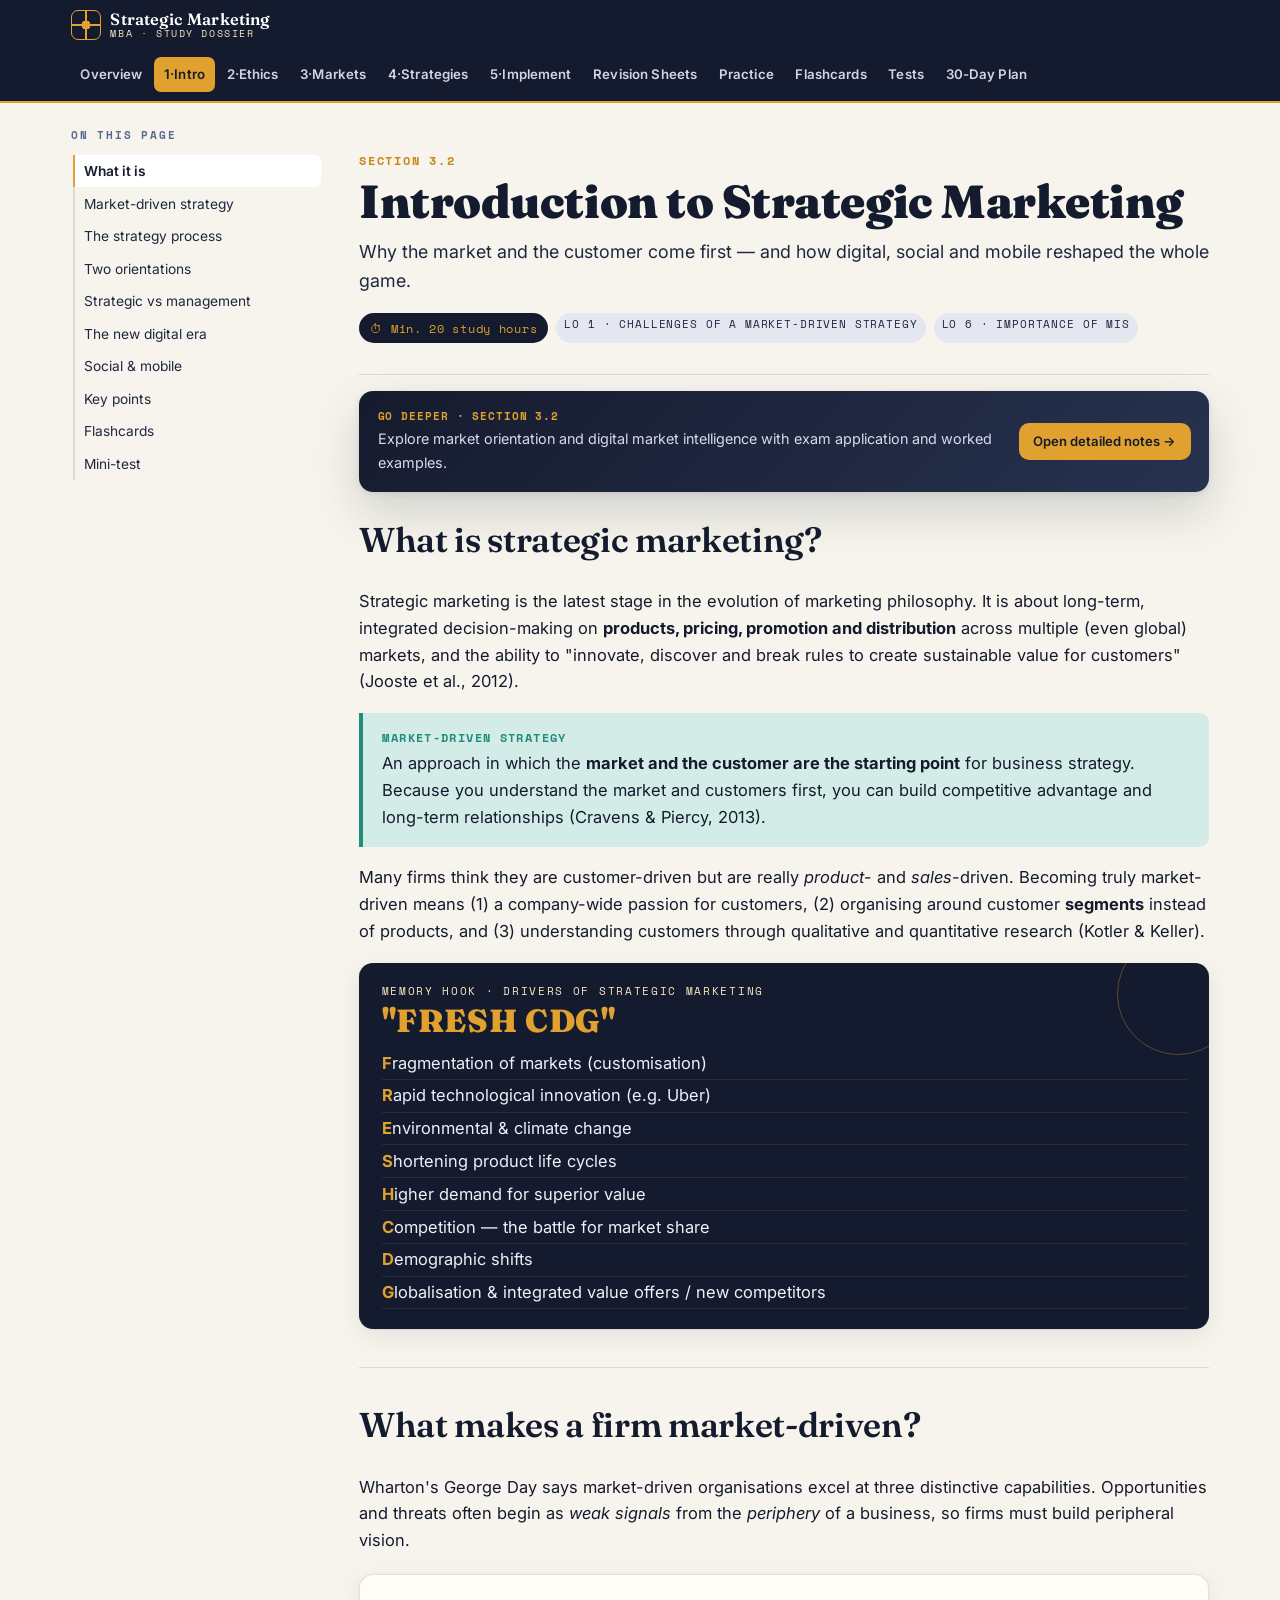
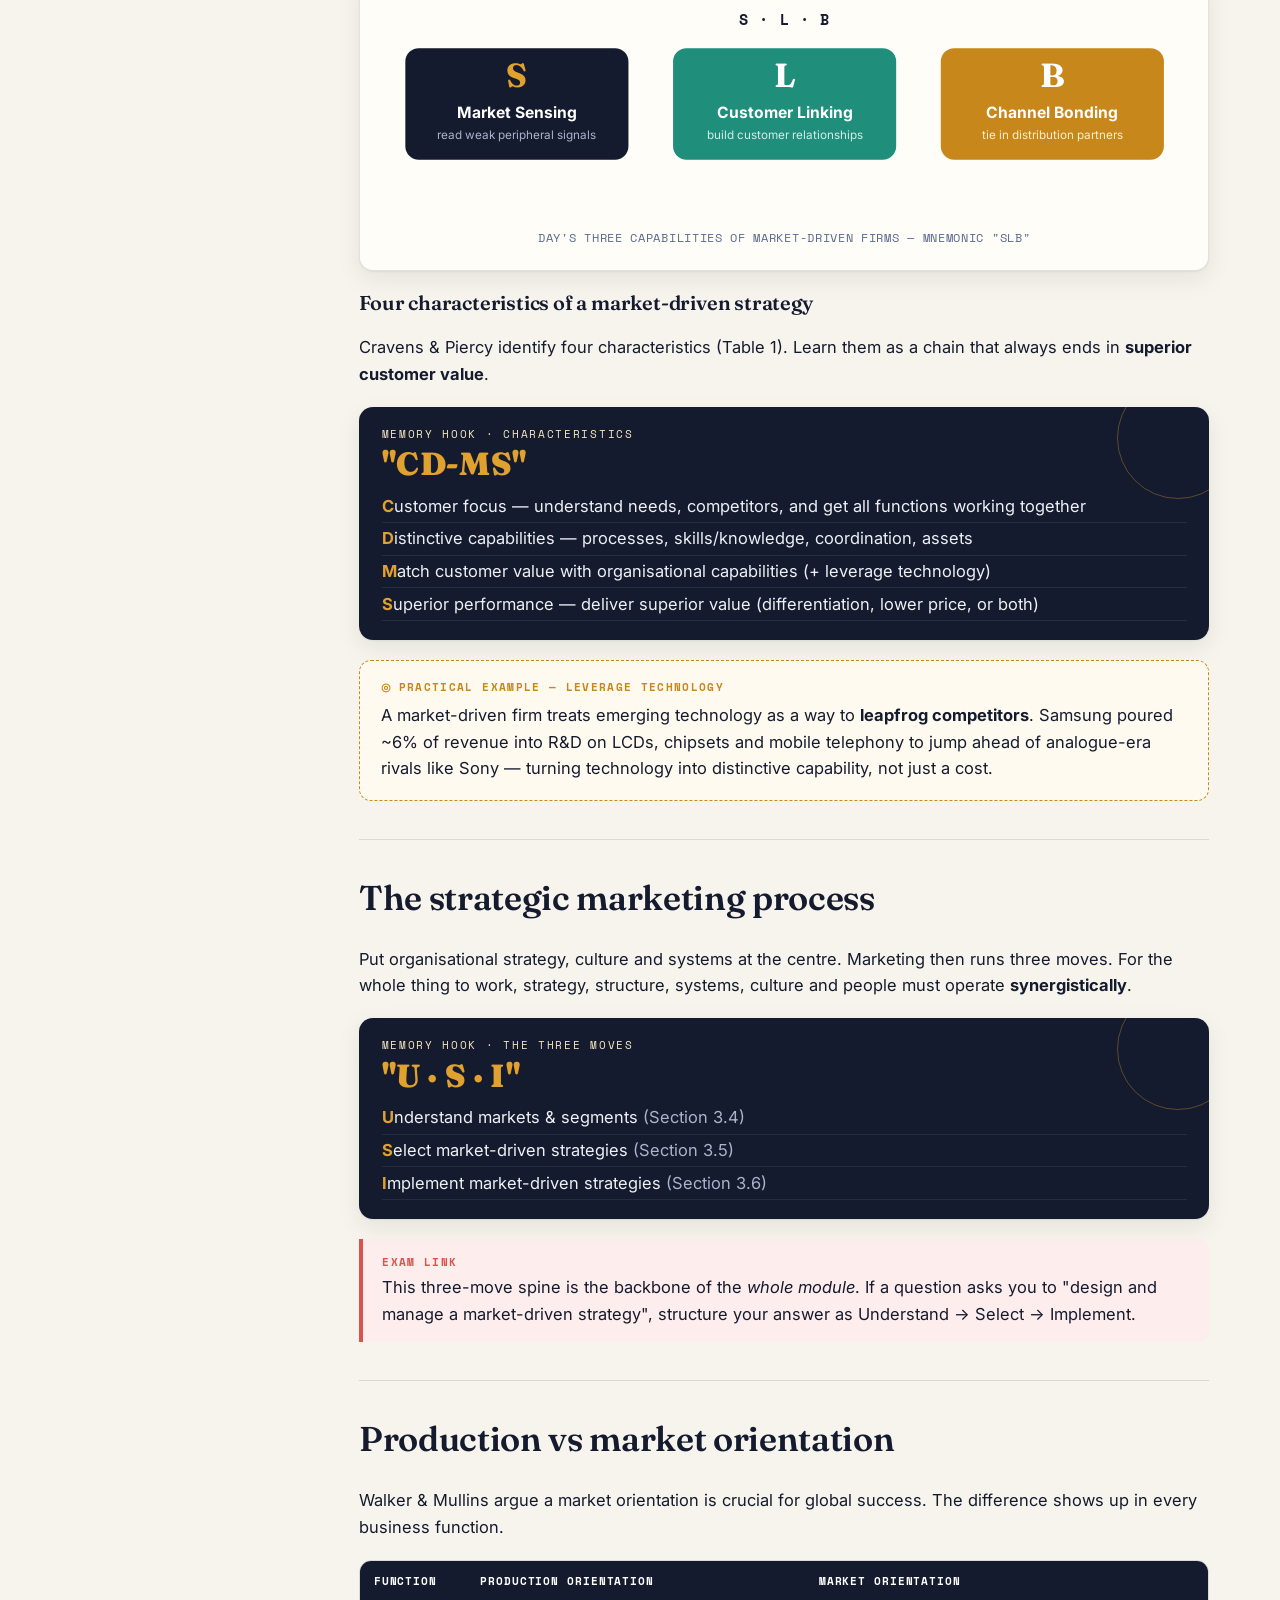
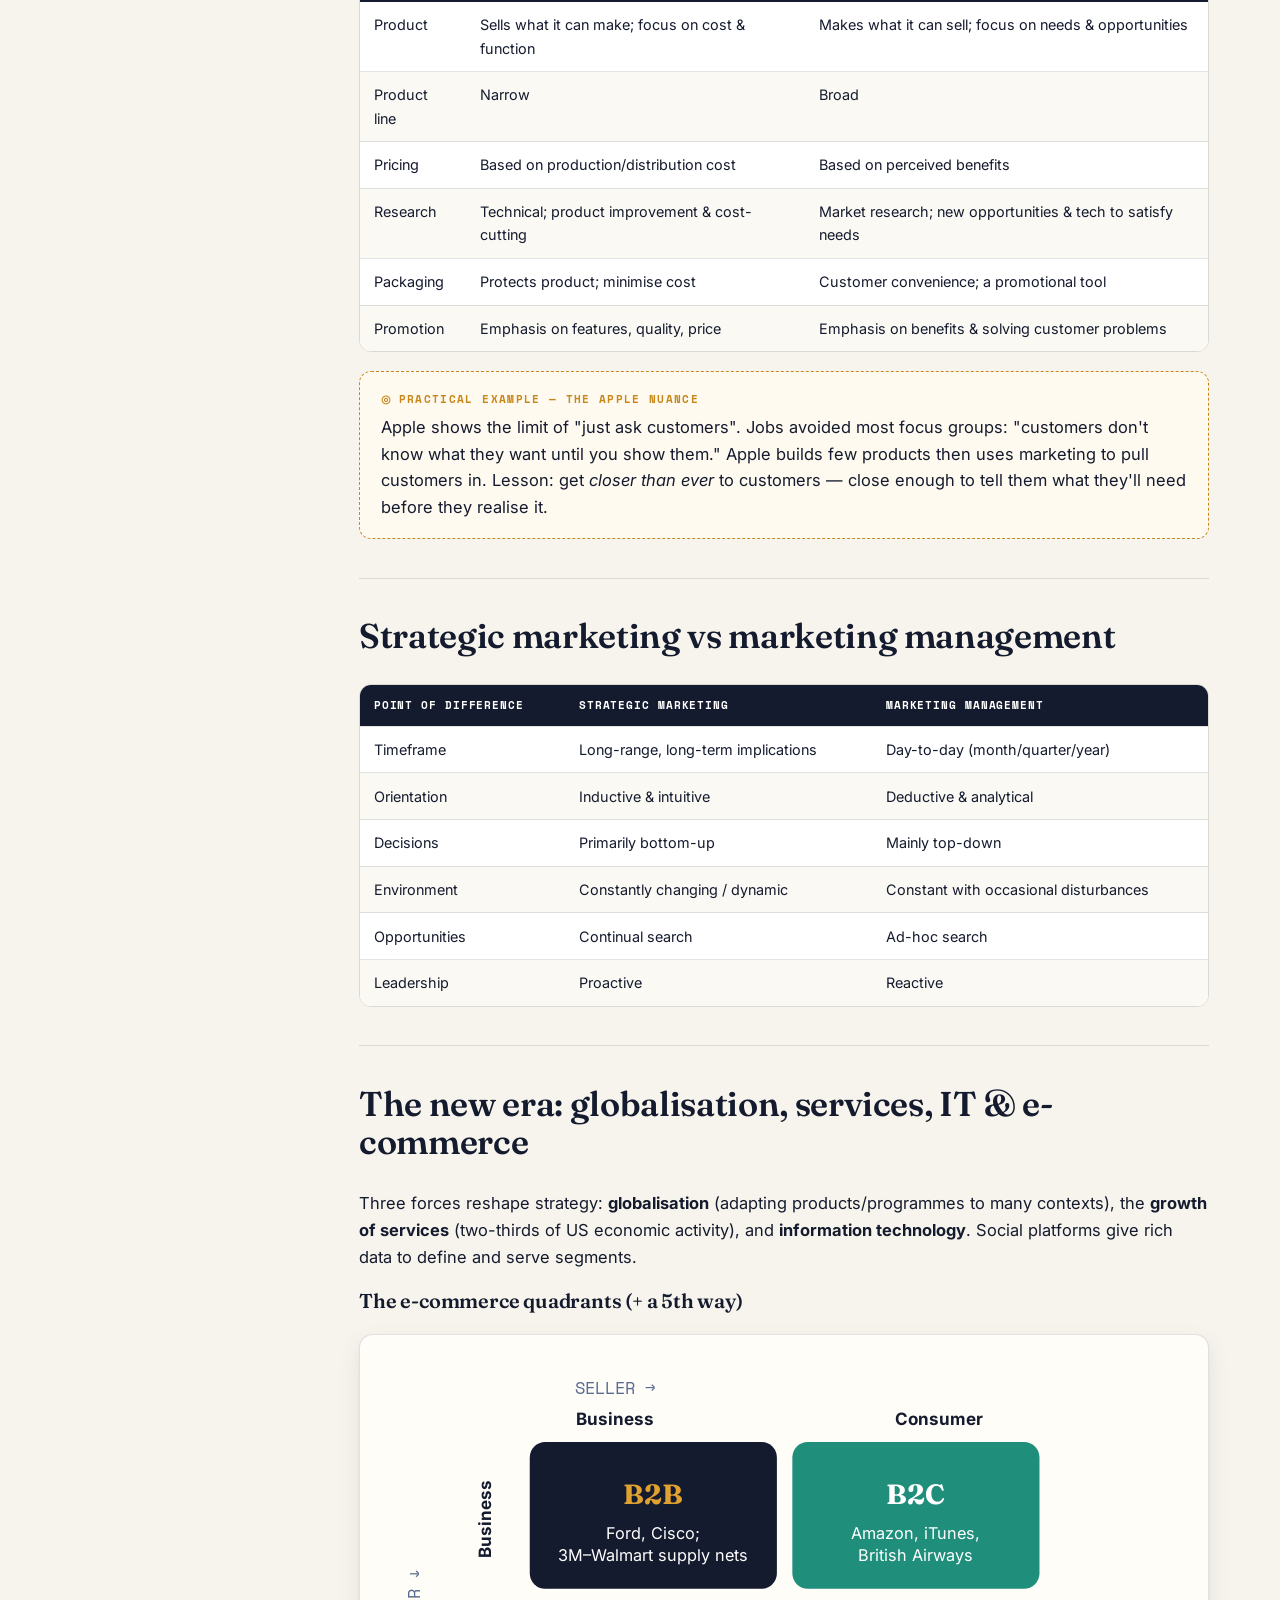
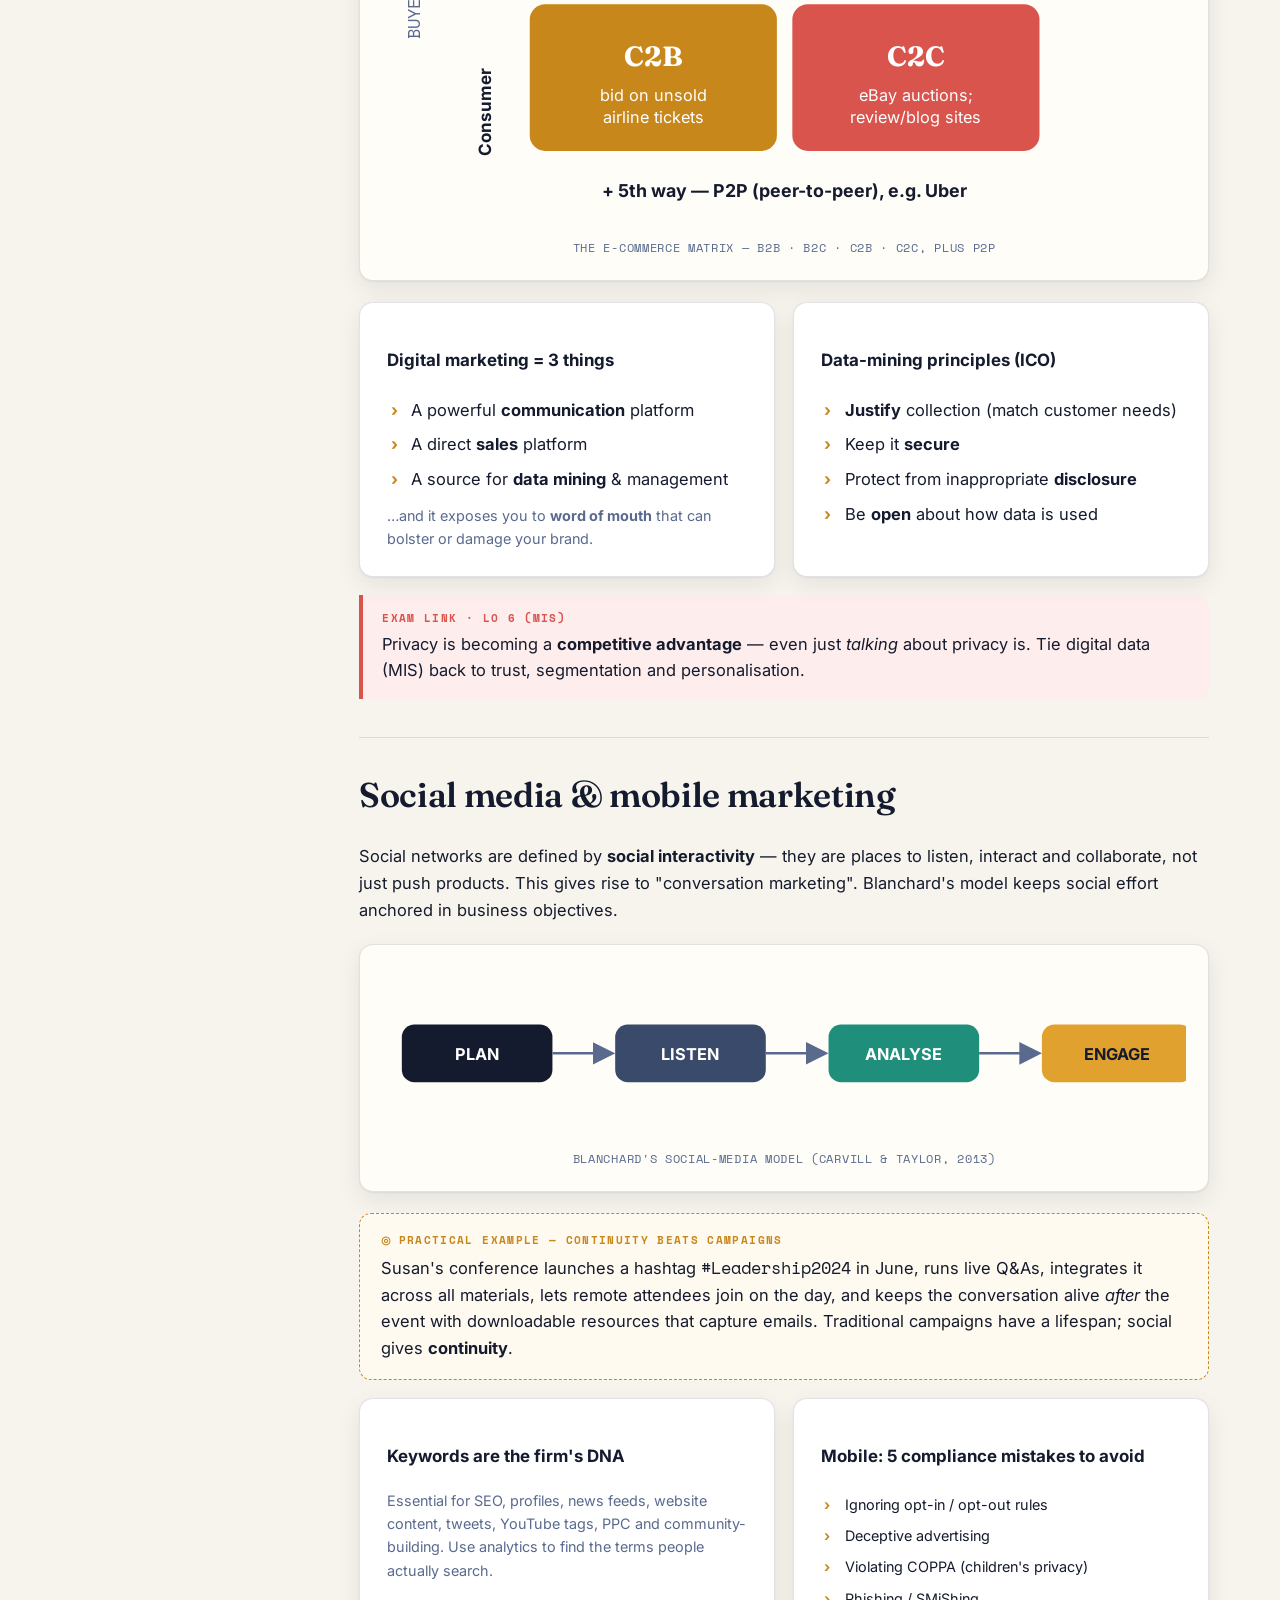
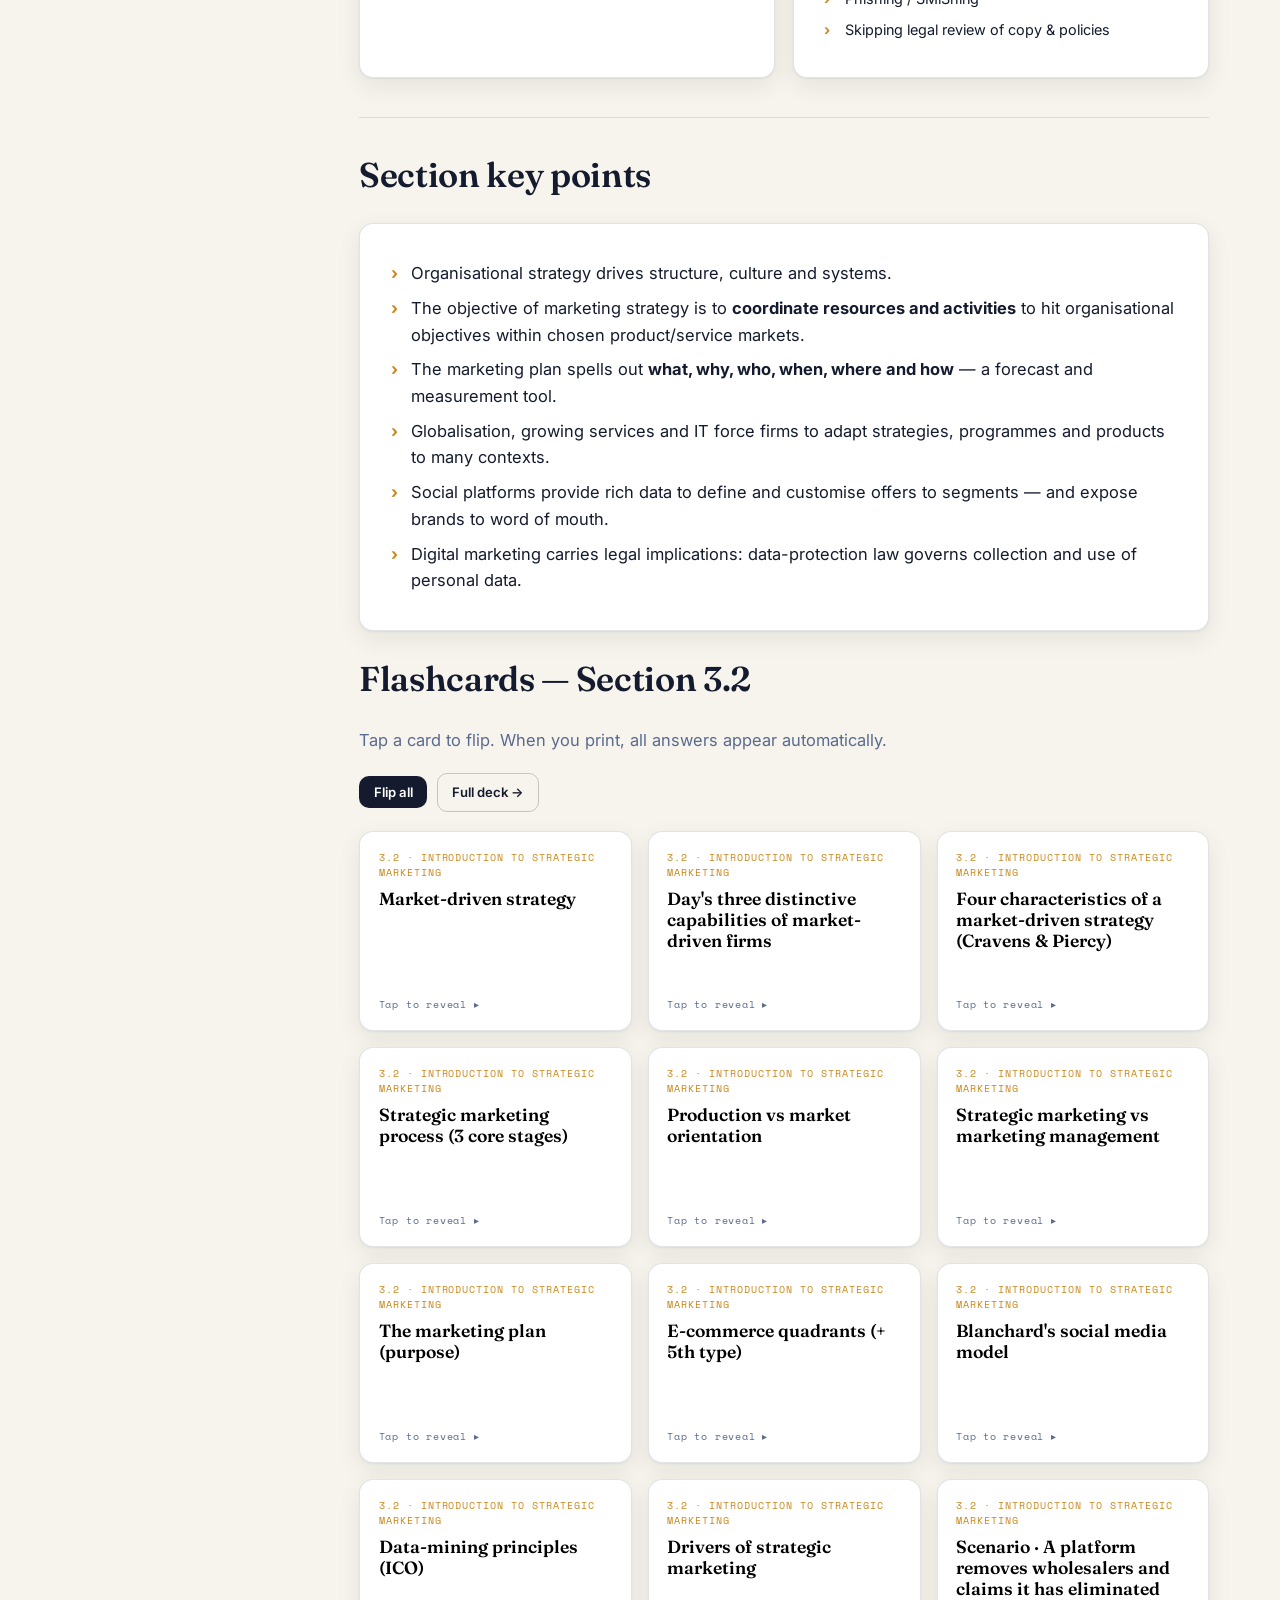
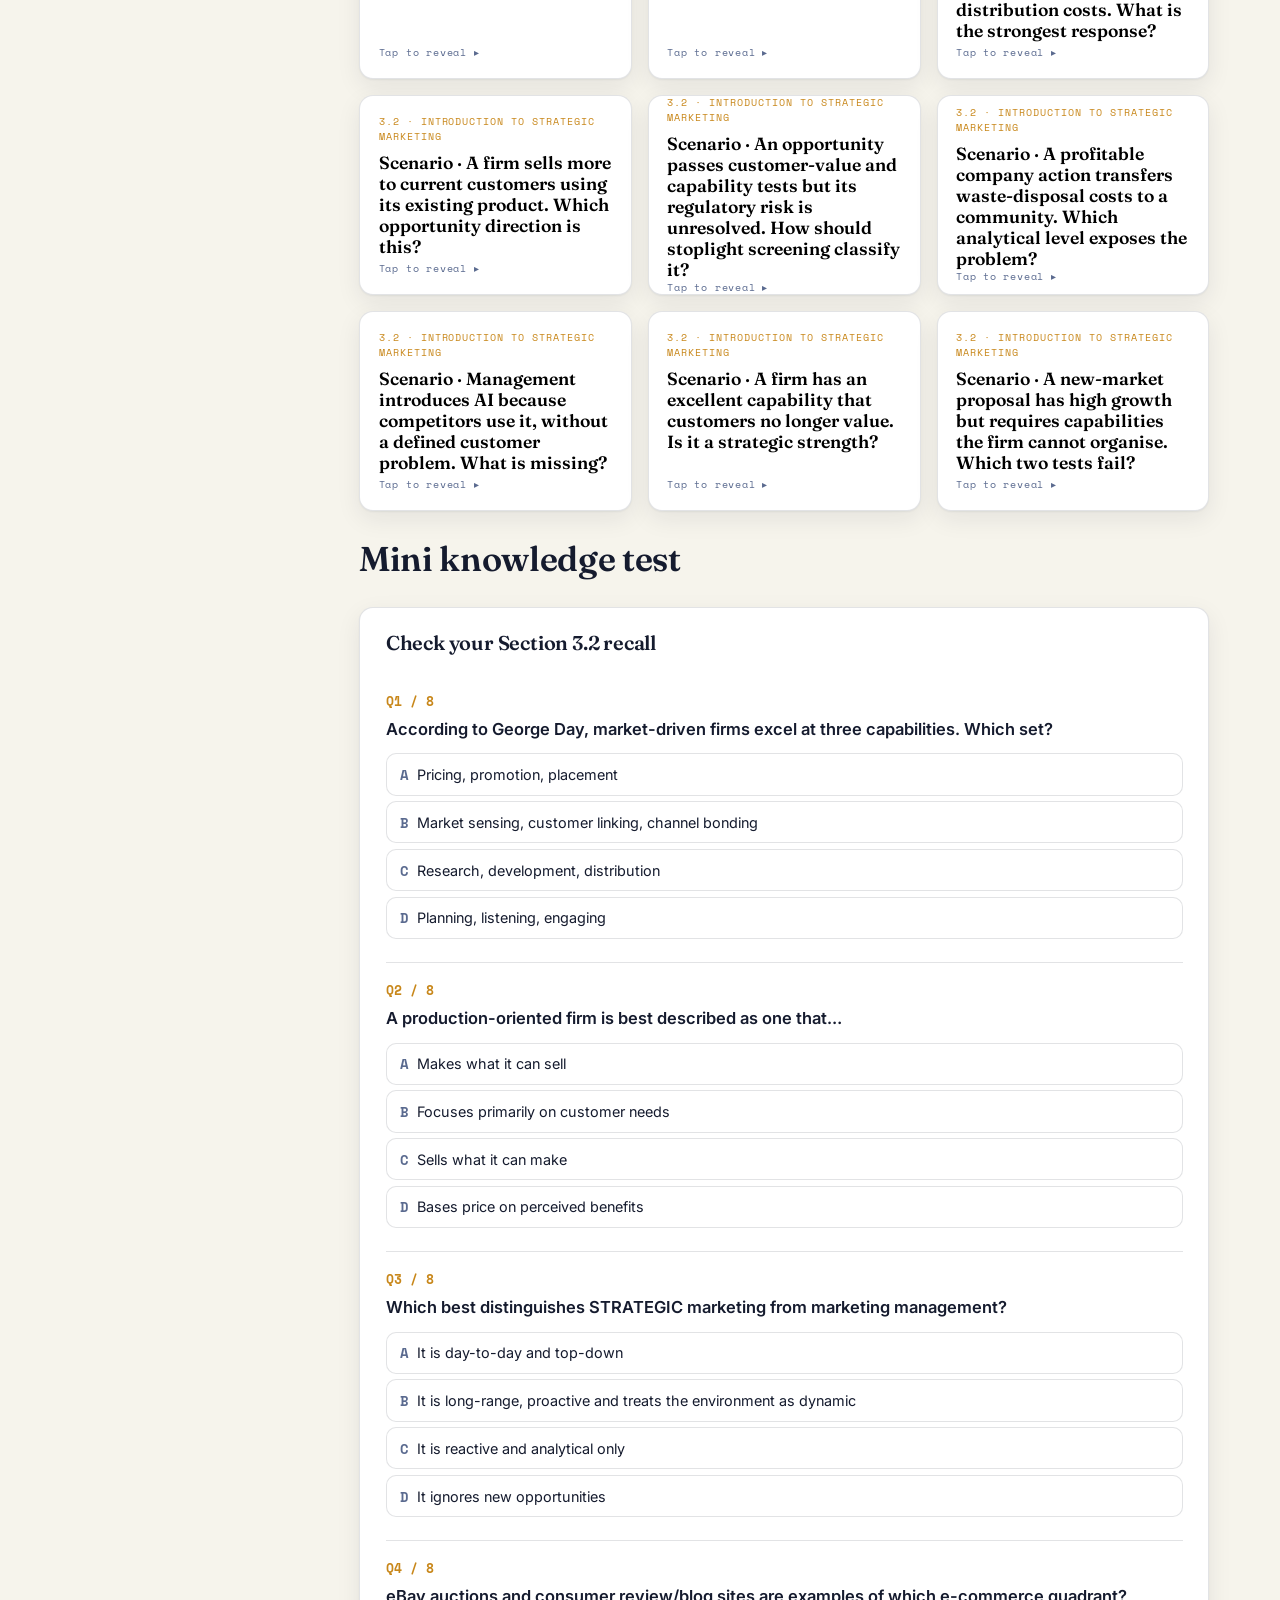
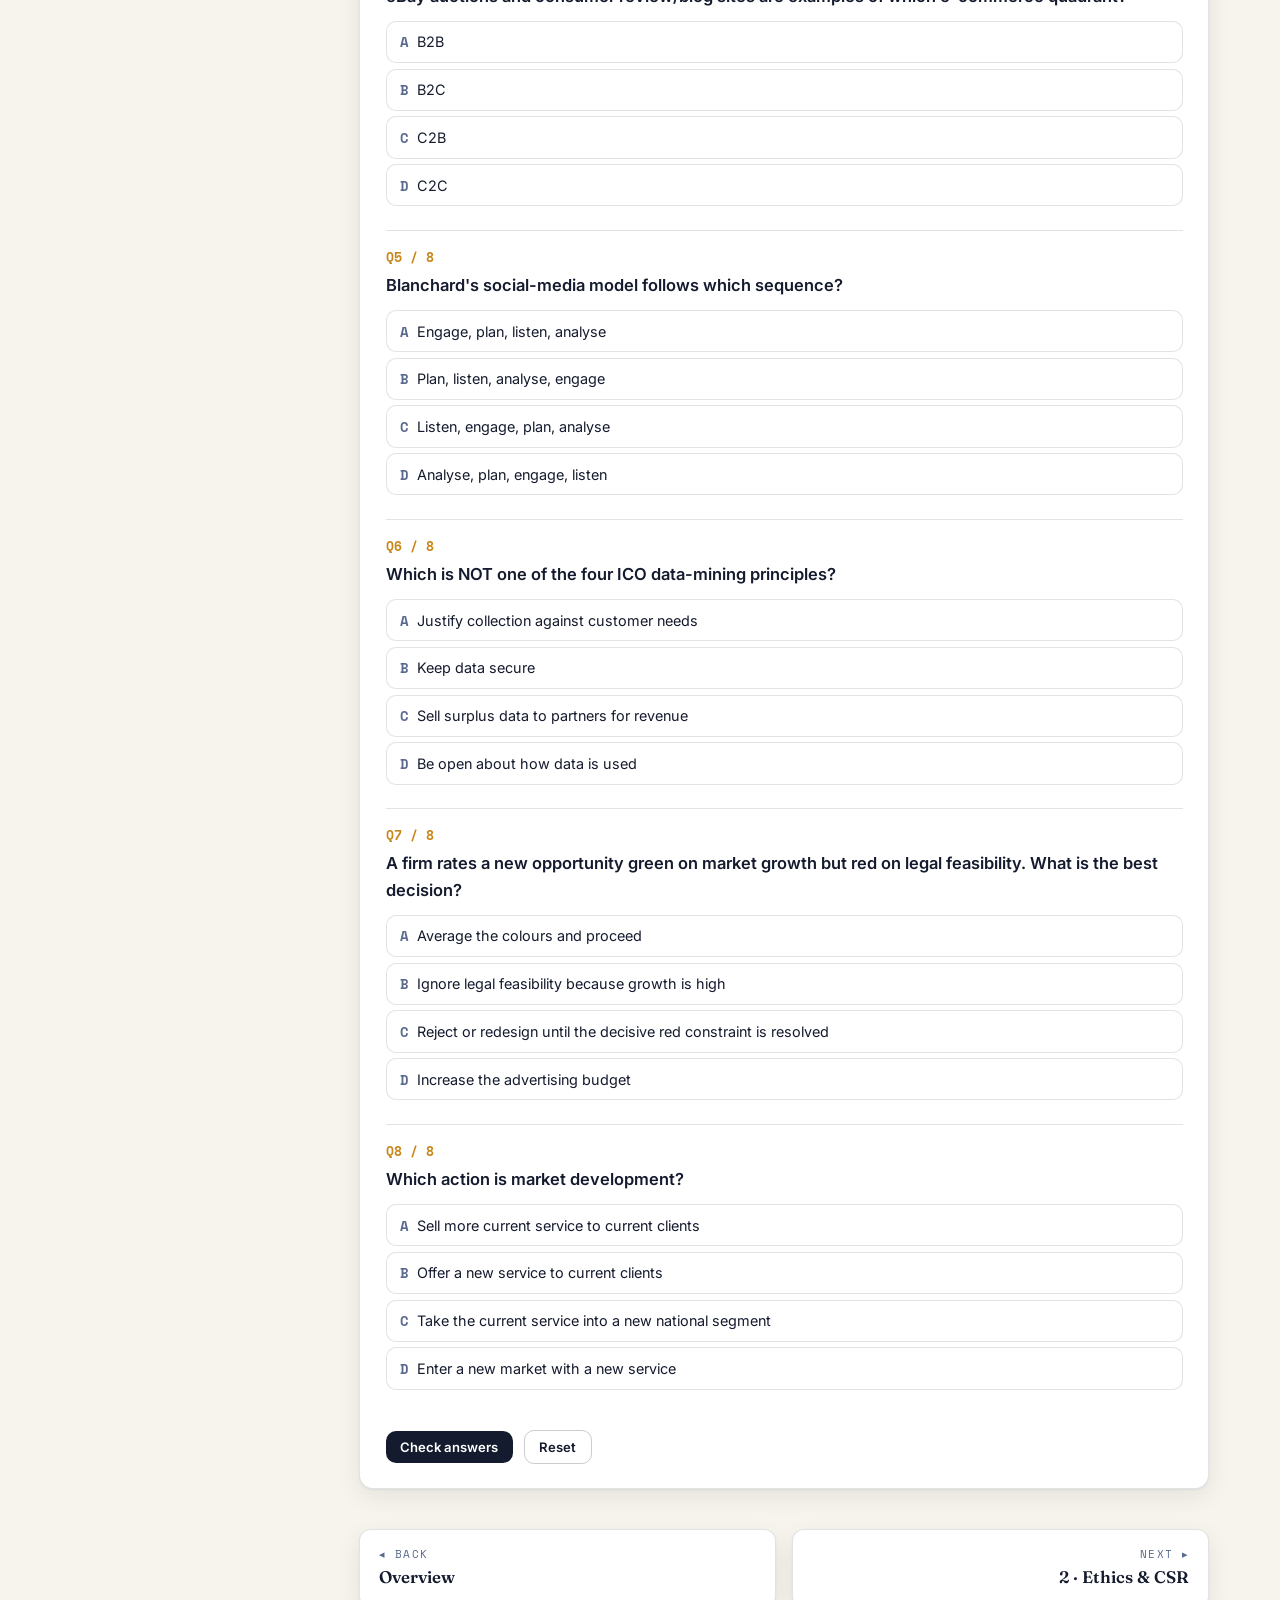
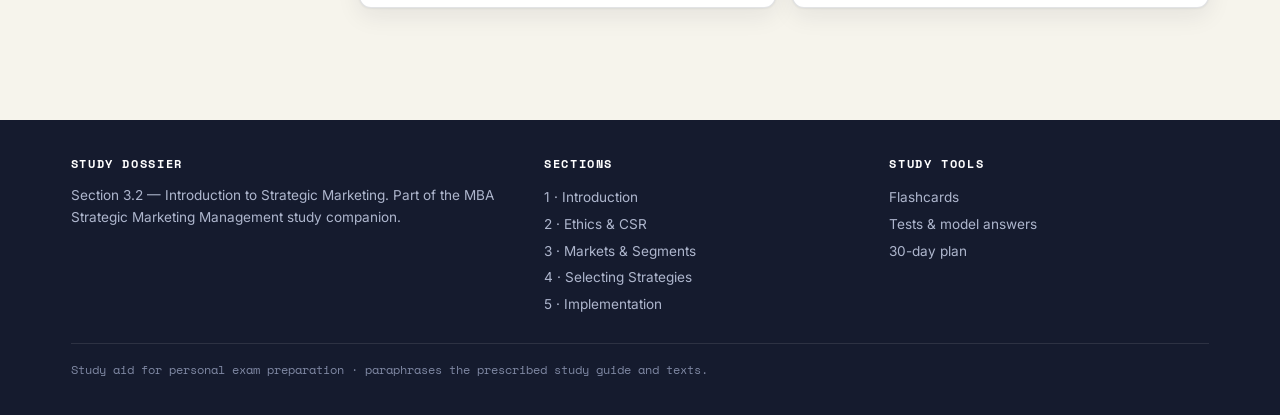
<file: section-1-intro.html>
<!DOCTYPE html>
<html lang="en">
<head>
<meta charset="UTF-8">
<meta name="viewport" content="width=device-width, initial-scale=1.0">
<title>1 · Introduction to Strategic Marketing</title>
  <link rel="manifest" href="manifest.webmanifest">
  <meta name="theme-color" content="#151b2e">
  <link rel="apple-touch-icon" href="icons/icon-180.png">
  <link rel="icon" type="image/png" href="icons/favicon-64.png">
  <meta name="apple-mobile-web-app-capable" content="yes">
  <meta name="apple-mobile-web-app-status-bar-style" content="black-translucent">
  <meta name="apple-mobile-web-app-title" content="SM Dossier">
  <link rel="stylesheet" href="styles.css?v=9">
</head>
<body>

<header class="topbar"><div class="inner">
  <a class="brand" href="index.html"><span class="mark"></span><span class="btxt"><b>Strategic Marketing</b><span class="sub">MBA · Study Dossier</span></span></a>
  <button class="navtoggle" aria-label="Menu">☰</button>
  <nav class="navlinks">
    <a href="index.html">Overview</a>
    <a href="section-1-intro.html">1·Intro</a>
    <a href="section-2-ethics.html">2·Ethics</a>
    <a href="section-3-markets.html">3·Markets</a>
    <a href="section-4-strategies.html">4·Strategies</a>
    <a href="section-5-implementation.html">5·Implement</a>
    <a href="revision-sheets.html">Revision Sheets</a><a href="practice.html">Practice</a>
    <a href="flashcards.html">Flashcards</a>
    <a href="tests.html">Tests</a>
    <a href="calendar.html">30-Day Plan</a>
  </nav>
</div></header>

<div class="section-shell">
  <!-- SPINE -->
  <aside class="spine">
    <h5>On this page</h5>
    <a href="#intro">What it is</a>
    <a href="#driven">Market-driven strategy</a>
    <a href="#process">The strategy process</a>
    <a href="#orient">Two orientations</a>
    <a href="#vs">Strategic vs management</a>
    <a href="#era">The new digital era</a>
    <a href="#social">Social &amp; mobile</a>
    <a href="#keys">Key points</a>
    <a href="#cards">Flashcards</a>
    <a href="#quiz">Mini-test</a>
  </aside>

  <!-- CONTENT -->
  <main class="content">
    <div class="page-head">
      <div class="tab">Section 3.2</div>
      <h1>Introduction to Strategic Marketing</h1>
      <p class="lead">Why the market and the customer come first — and how digital, social and mobile reshaped the whole game.</p>
      <div class="pill-row">
        <span class="hours-chip">⏱ Min. 20 study hours</span>
        <span class="chip">LO 1 · challenges of a market-driven strategy</span>
        <span class="chip">LO 6 · importance of MIS</span>
      </div>
    </div>

    <div class="deep-notes-callout"><div><div class="kicker">Go deeper · Section 3.2</div><p>Explore market orientation and digital market intelligence with exam application and worked examples.</p></div><a class="btn btn-amber btn-sm" href="deep-notes.html?section=s1">Open detailed notes →</a></div>

    <!-- INTRO -->
    <section id="intro" class="anchor">
      <h2>What is strategic marketing?</h2>
      <p>Strategic marketing is the latest stage in the evolution of marketing philosophy. It is about long-term, integrated decision-making on <strong>products, pricing, promotion and distribution</strong> across multiple (even global) markets, and the ability to "innovate, discover and break rules to create sustainable value for customers" (Jooste et al., 2012).</p>
      <div class="define"><span class="term">Market-driven strategy</span>An approach in which the <strong>market and the customer are the starting point</strong> for business strategy. Because you understand the market and customers first, you can build competitive advantage and long-term relationships (Cravens &amp; Piercy, 2013).</div>
      <p>Many firms think they are customer-driven but are really <em>product</em>- and <em>sales</em>-driven. Becoming truly market-driven means (1) a company-wide passion for customers, (2) organising around customer <strong>segments</strong> instead of products, and (3) understanding customers through qualitative and quantitative research (Kotler &amp; Keller).</p>

      <div class="mnemonic">
        <div class="lbl">Memory hook · drivers of strategic marketing</div>
        <div class="key">"FRESH CDG"</div>
        <ul>
          <li><b>F</b>ragmentation of markets (customisation)</li>
          <li><b>R</b>apid technological innovation (e.g. Uber)</li>
          <li><b>E</b>nvironmental &amp; climate change</li>
          <li><b>S</b>hortening product life cycles</li>
          <li><b>H</b>igher demand for superior value</li>
          <li><b>C</b>ompetition — the battle for market share</li>
          <li><b>D</b>emographic shifts</li>
          <li><b>G</b>lobalisation &amp; integrated value offers / new competitors</li>
        </ul>
      </div>
    </section>

    <div class="divider"></div>

    <!-- MARKET DRIVEN -->
    <section id="driven" class="anchor">
      <h2>What makes a firm market-driven?</h2>
      <p>Wharton's George Day says market-driven organisations excel at three distinctive capabilities. Opportunities and threats often begin as <em>weak signals</em> from the <em>periphery</em> of a business, so firms must build peripheral vision.</p>

      <figure class="figure">
        <svg viewBox="0 0 720 190" role="img" aria-label="Day's three capabilities: market sensing, customer linking, channel bonding">
          <g font-family="'Inter',sans-serif">
            <rect x="20" y="45" width="200" height="100" rx="12" fill="#151b2e"/>
            <text x="120" y="80" text-anchor="middle" fill="#e0a12e" font-size="30" font-weight="700" font-family="'Fraunces',serif">S</text>
            <text x="120" y="108" text-anchor="middle" fill="#fff" font-size="14" font-weight="700">Market Sensing</text>
            <text x="120" y="126" text-anchor="middle" fill="#aab3cc" font-size="10.5">read weak peripheral signals</text>

            <rect x="260" y="45" width="200" height="100" rx="12" fill="#1f8f7c"/>
            <text x="360" y="80" text-anchor="middle" fill="#fff" font-size="30" font-weight="700" font-family="'Fraunces',serif">L</text>
            <text x="360" y="108" text-anchor="middle" fill="#fff" font-size="14" font-weight="700">Customer Linking</text>
            <text x="360" y="126" text-anchor="middle" fill="#d4ece7" font-size="10.5">build customer relationships</text>

            <rect x="500" y="45" width="200" height="100" rx="12" fill="#c8871a"/>
            <text x="600" y="80" text-anchor="middle" fill="#fff" font-size="30" font-weight="700" font-family="'Fraunces',serif">B</text>
            <text x="600" y="108" text-anchor="middle" fill="#fff" font-size="14" font-weight="700">Channel Bonding</text>
            <text x="600" y="126" text-anchor="middle" fill="#fdeecb" font-size="10.5">tie in distribution partners</text>
            <text x="360" y="24" text-anchor="middle" fill="#151b2e" font-size="13" font-weight="700" font-family="'Space Mono',monospace" letter-spacing="1">S · L · B</text>
          </g>
        </svg>
        <figcaption>Day's three capabilities of market-driven firms — mnemonic "SLB"</figcaption>
      </figure>

      <h3>Four characteristics of a market-driven strategy</h3>
      <p>Cravens &amp; Piercy identify four characteristics (Table 1). Learn them as a chain that always ends in <strong>superior customer value</strong>.</p>
      <div class="mnemonic">
        <div class="lbl">Memory hook · characteristics</div>
        <div class="key">"CD-MS"</div>
        <ul>
          <li><b>C</b>ustomer focus — understand needs, competitors, and get all functions working together</li>
          <li><b>D</b>istinctive capabilities — processes, skills/knowledge, coordination, assets</li>
          <li><b>M</b>atch customer value with organisational capabilities (+ leverage technology)</li>
          <li><b>S</b>uperior performance — deliver superior value (differentiation, lower price, or both)</li>
        </ul>
      </div>
      <div class="example"><span class="lbl">Practical example — leverage technology</span>A market-driven firm treats emerging technology as a way to <strong>leapfrog competitors</strong>. Samsung poured ~6% of revenue into R&amp;D on LCDs, chipsets and mobile telephony to jump ahead of analogue-era rivals like Sony — turning technology into distinctive capability, not just a cost.</div>
    </section>

    <div class="divider"></div>

    <!-- PROCESS -->
    <section id="process" class="anchor">
      <h2>The strategic marketing process</h2>
      <p>Put organisational strategy, culture and systems at the centre. Marketing then runs three moves. For the whole thing to work, strategy, structure, systems, culture and people must operate <strong>synergistically</strong>.</p>
      <div class="mnemonic">
        <div class="lbl">Memory hook · the three moves</div>
        <div class="key">"U · S · I"</div>
        <ul>
          <li><b>U</b>nderstand markets &amp; segments  <span class="muted" style="color:#aab3cc">(Section 3.4)</span></li>
          <li><b>S</b>elect market-driven strategies  <span class="muted" style="color:#aab3cc">(Section 3.5)</span></li>
          <li><b>I</b>mplement market-driven strategies  <span class="muted" style="color:#aab3cc">(Section 3.6)</span></li>
        </ul>
      </div>
      <div class="exam-tip"><span class="lbl">Exam link</span>This three-move spine is the backbone of the <em>whole module</em>. If a question asks you to "design and manage a market-driven strategy", structure your answer as Understand → Select → Implement.</div>
    </section>

    <div class="divider"></div>

    <!-- ORIENTATIONS -->
    <section id="orient" class="anchor">
      <h2>Production vs market orientation</h2>
      <p>Walker &amp; Mullins argue a market orientation is crucial for global success. The difference shows up in every business function.</p>
      <div class="tbl-wrap">
        <table class="data">
          <thead><tr><th>Function</th><th>Production orientation</th><th>Market orientation</th></tr></thead>
          <tbody>
            <tr><td>Product</td><td>Sells what it can make; focus on cost &amp; function</td><td>Makes what it can sell; focus on needs &amp; opportunities</td></tr>
            <tr><td>Product line</td><td>Narrow</td><td>Broad</td></tr>
            <tr><td>Pricing</td><td>Based on production/distribution cost</td><td>Based on perceived benefits</td></tr>
            <tr><td>Research</td><td>Technical; product improvement &amp; cost-cutting</td><td>Market research; new opportunities &amp; tech to satisfy needs</td></tr>
            <tr><td>Packaging</td><td>Protects product; minimise cost</td><td>Customer convenience; a promotional tool</td></tr>
            <tr><td>Promotion</td><td>Emphasis on features, quality, price</td><td>Emphasis on benefits &amp; solving customer problems</td></tr>
          </tbody>
        </table>
      </div>
      <div class="example"><span class="lbl">Practical example — the Apple nuance</span>Apple shows the limit of "just ask customers". Jobs avoided most focus groups: "customers don't know what they want until you show them." Apple builds few products then uses marketing to pull customers in. Lesson: get <em>closer than ever</em> to customers — close enough to tell them what they'll need before they realise it.</div>
    </section>

    <div class="divider"></div>

    <!-- VS -->
    <section id="vs" class="anchor">
      <h2>Strategic marketing vs marketing management</h2>
      <div class="tbl-wrap">
        <table class="data">
          <thead><tr><th>Point of difference</th><th>Strategic marketing</th><th>Marketing management</th></tr></thead>
          <tbody>
            <tr><td>Timeframe</td><td>Long-range, long-term implications</td><td>Day-to-day (month/quarter/year)</td></tr>
            <tr><td>Orientation</td><td>Inductive &amp; intuitive</td><td>Deductive &amp; analytical</td></tr>
            <tr><td>Decisions</td><td>Primarily bottom-up</td><td>Mainly top-down</td></tr>
            <tr><td>Environment</td><td>Constantly changing / dynamic</td><td>Constant with occasional disturbances</td></tr>
            <tr><td>Opportunities</td><td>Continual search</td><td>Ad-hoc search</td></tr>
            <tr><td>Leadership</td><td>Proactive</td><td>Reactive</td></tr>
          </tbody>
        </table>
      </div>
    </section>

    <div class="divider"></div>

    <!-- ERA -->
    <section id="era" class="anchor">
      <h2>The new era: globalisation, services, IT &amp; e-commerce</h2>
      <p>Three forces reshape strategy: <strong>globalisation</strong> (adapting products/programmes to many contexts), the <strong>growth of services</strong> (two-thirds of US economic activity), and <strong>information technology</strong>. Social platforms give rich data to define and serve segments.</p>

      <h3>The e-commerce quadrants (+ a 5th way)</h3>
      <figure class="figure">
        <svg viewBox="0 0 520 300" role="img" aria-label="E-commerce quadrants B2B B2C C2B C2C">
          <g font-family="'Inter',sans-serif" font-size="12">
            <text x="150" y="24" text-anchor="middle" font-family="'Space Mono',monospace" font-size="11" fill="#5a6a8f">SELLER →</text>
            <text x="24" y="160" text-anchor="middle" font-family="'Space Mono',monospace" font-size="11" fill="#5a6a8f" transform="rotate(-90 24 160)">BUYER ↓</text>
            <text x="150" y="44" text-anchor="middle" font-size="11" fill="#151b2e" font-weight="700">Business</text>
            <text x="360" y="44" text-anchor="middle" font-size="11" fill="#151b2e" font-weight="700">Consumer</text>
            <text x="70" y="105" text-anchor="middle" font-size="11" fill="#151b2e" font-weight="700" transform="rotate(-90 70 105)">Business</text>
            <text x="70" y="230" text-anchor="middle" font-size="11" fill="#151b2e" font-weight="700" transform="rotate(-90 70 230)">Consumer</text>

            <rect x="95" y="55" width="160" height="95" rx="10" fill="#151b2e"/>
            <text x="175" y="95" text-anchor="middle" fill="#e0a12e" font-weight="700" font-size="18" font-family="'Fraunces',serif">B2B</text>
            <text x="175" y="118" text-anchor="middle" fill="#fff" font-size="10.5">Ford, Cisco;</text>
            <text x="175" y="132" text-anchor="middle" fill="#fff" font-size="10.5">3M–Walmart supply nets</text>

            <rect x="265" y="55" width="160" height="95" rx="10" fill="#1f8f7c"/>
            <text x="345" y="95" text-anchor="middle" fill="#fff" font-weight="700" font-size="18" font-family="'Fraunces',serif">B2C</text>
            <text x="345" y="118" text-anchor="middle" fill="#fff" font-size="10.5">Amazon, iTunes,</text>
            <text x="345" y="132" text-anchor="middle" fill="#fff" font-size="10.5">British Airways</text>

            <rect x="95" y="160" width="160" height="95" rx="10" fill="#c8871a"/>
            <text x="175" y="200" text-anchor="middle" fill="#fff" font-weight="700" font-size="18" font-family="'Fraunces',serif">C2B</text>
            <text x="175" y="223" text-anchor="middle" fill="#fff" font-size="10.5">bid on unsold</text>
            <text x="175" y="237" text-anchor="middle" fill="#fff" font-size="10.5">airline tickets</text>

            <rect x="265" y="160" width="160" height="95" rx="10" fill="#d9544d"/>
            <text x="345" y="200" text-anchor="middle" fill="#fff" font-weight="700" font-size="18" font-family="'Fraunces',serif">C2C</text>
            <text x="345" y="223" text-anchor="middle" fill="#fff" font-size="10.5">eBay auctions;</text>
            <text x="345" y="237" text-anchor="middle" fill="#fff" font-size="10.5">review/blog sites</text>

            <text x="260" y="285" text-anchor="middle" font-size="11.5" fill="#151b2e" font-weight="700">+ 5th way — P2P (peer-to-peer), e.g. Uber</text>
          </g>
        </svg>
        <figcaption>The e-commerce matrix — B2B · B2C · C2B · C2C, plus P2P</figcaption>
      </figure>

      <div class="two-col">
        <div class="block" style="margin:0">
          <h4>Digital marketing = 3 things</h4>
          <ul class="note-list"><li>A powerful <strong>communication</strong> platform</li><li>A direct <strong>sales</strong> platform</li><li>A source for <strong>data mining</strong> &amp; management</li></ul>
          <p class="muted" style="font-size:.9rem;margin-bottom:0">…and it exposes you to <strong>word of mouth</strong> that can bolster or damage your brand.</p>
        </div>
        <div class="block" style="margin:0">
          <h4>Data-mining principles (ICO)</h4>
          <ul class="note-list">
            <li><strong>Justify</strong> collection (match customer needs)</li>
            <li>Keep it <strong>secure</strong></li>
            <li>Protect from inappropriate <strong>disclosure</strong></li>
            <li>Be <strong>open</strong> about how data is used</li>
          </ul>
        </div>
      </div>
      <div class="exam-tip"><span class="lbl">Exam link · LO 6 (MIS)</span>Privacy is becoming a <strong>competitive advantage</strong> — even just <em>talking</em> about privacy is. Tie digital data (MIS) back to trust, segmentation and personalisation.</div>
    </section>

    <div class="divider"></div>

    <!-- SOCIAL -->
    <section id="social" class="anchor">
      <h2>Social media &amp; mobile marketing</h2>
      <p>Social networks are defined by <strong>social interactivity</strong> — they are places to listen, interact and collaborate, not just push products. This gives rise to "conversation marketing". Blanchard's model keeps social effort anchored in business objectives.</p>

      <figure class="figure">
        <svg viewBox="0 0 640 130" role="img" aria-label="Plan, Listen, Analyse, Engage cycle">
          <defs><marker id="a2" markerWidth="9" markerHeight="9" refX="7" refY="4.5" orient="auto"><path d="M0,0 L9,4.5 L0,9 Z" fill="#5a6a8f"/></marker></defs>
          <g font-family="'Inter',sans-serif" font-size="13" font-weight="700">
            <rect x="15" y="45" width="120" height="46" rx="10" fill="#151b2e"/><text x="75" y="73" text-anchor="middle" fill="#fff">PLAN</text>
            <rect x="185" y="45" width="120" height="46" rx="10" fill="#3a4a6b"/><text x="245" y="73" text-anchor="middle" fill="#fff">LISTEN</text>
            <rect x="355" y="45" width="120" height="46" rx="10" fill="#1f8f7c"/><text x="415" y="73" text-anchor="middle" fill="#fff">ANALYSE</text>
            <rect x="525" y="45" width="120" height="46" rx="10" fill="#e0a12e"/><text x="585" y="73" text-anchor="middle" fill="#151b2e">ENGAGE</text>
          </g>
          <path d="M135,68 L181,68" stroke="#5a6a8f" stroke-width="2" marker-end="url(#a2)"/>
          <path d="M305,68 L351,68" stroke="#5a6a8f" stroke-width="2" marker-end="url(#a2)"/>
          <path d="M475,68 L521,68" stroke="#5a6a8f" stroke-width="2" marker-end="url(#a2)"/>
        </svg>
        <figcaption>Blanchard's social-media model (Carvill &amp; Taylor, 2013)</figcaption>
      </figure>

      <div class="example"><span class="lbl">Practical example — continuity beats campaigns</span>Susan's conference launches a hashtag <span class="mono">#Leadership2024</span> in June, runs live Q&amp;As, integrates it across all materials, lets remote attendees join on the day, and keeps the conversation alive <em>after</em> the event with downloadable resources that capture emails. Traditional campaigns have a lifespan; social gives <strong>continuity</strong>.</div>

      <div class="two-col">
        <div class="block" style="margin:0"><h4>Keywords are the firm's DNA</h4><p class="muted" style="font-size:.9rem;margin-bottom:0">Essential for SEO, profiles, news feeds, website content, tweets, YouTube tags, PPC and community-building. Use analytics to find the terms people actually search.</p></div>
        <div class="block" style="margin:0"><h4>Mobile: 5 compliance mistakes to avoid</h4><ul class="note-list" style="font-size:.9rem"><li>Ignoring opt-in / opt-out rules</li><li>Deceptive advertising</li><li>Violating COPPA (children's privacy)</li><li>Phishing / SMiShing</li><li>Skipping legal review of copy &amp; policies</li></ul></div>
      </div>
    </section>

    <div class="divider"></div>

    <!-- KEY POINTS -->
    <section id="keys" class="anchor">
      <h2>Section key points</h2>
      <div class="block">
        <ul class="note-list">
          <li>Organisational strategy drives structure, culture and systems.</li>
          <li>The objective of marketing strategy is to <strong>coordinate resources and activities</strong> to hit organisational objectives within chosen product/service markets.</li>
          <li>The marketing plan spells out <strong>what, why, who, when, where and how</strong> — a forecast and measurement tool.</li>
          <li>Globalisation, growing services and IT force firms to adapt strategies, programmes and products to many contexts.</li>
          <li>Social platforms provide rich data to define and customise offers to segments — and expose brands to word of mouth.</li>
          <li>Digital marketing carries legal implications: data-protection law governs collection and use of personal data.</li>
        </ul>
      </div>
    </section>

    <!-- FLASHCARDS -->
    <section id="cards" class="anchor">
      <h2>Flashcards — Section 3.2</h2>
      <p class="muted">Tap a card to flip. When you print, all answers appear automatically.</p>
      <div class="flash-controls">
        <button class="btn btn-dark btn-sm" data-flipall>Flip all</button>
        <a class="btn btn-ghost btn-sm" style="color:var(--ink);border-color:var(--line-strong)" href="flashcards.html">Full deck →</a>
      </div>
      <div class="flash-deck" data-flashdeck="s1"></div>
    </section>

    <!-- QUIZ -->
    <section id="quiz" class="anchor">
      <h2>Mini knowledge test</h2>
      <div class="quiz" data-quiz="s1"><h3>Check your Section 3.2 recall</h3></div>
    </section>

    <div class="next-prev">
      <a class="prev" href="index.html"><div class="dir">◂ Back</div><div class="ttl">Overview</div></a>
      <a class="next" href="section-2-ethics.html"><div class="dir">Next ▸</div><div class="ttl">2 · Ethics &amp; CSR</div></a>
    </div>
  </main>
</div>

<footer class="foot"><div class="inner">
  <div><h5>Study Dossier</h5><p style="font-size:.85rem">Section 3.2 — Introduction to Strategic Marketing. Part of the MBA Strategic Marketing Management study companion.</p></div>
  <div><h5>Sections</h5><a href="section-1-intro.html">1 · Introduction</a><a href="section-2-ethics.html">2 · Ethics &amp; CSR</a><a href="section-3-markets.html">3 · Markets &amp; Segments</a><a href="section-4-strategies.html">4 · Selecting Strategies</a><a href="section-5-implementation.html">5 · Implementation</a></div>
  <div><h5>Study tools</h5><a href="flashcards.html">Flashcards</a><a href="tests.html">Tests &amp; model answers</a><a href="calendar.html">30-day plan</a></div>
  <div class="fine">Study aid for personal exam preparation · paraphrases the prescribed study guide and texts.</div>
</div></footer>

<script src="data.js?v=7"></script>
<script src="assessment-data.js?v=7"></script>
<script src="app.js?v=9.2"></script>
</body>
</html>
</file>
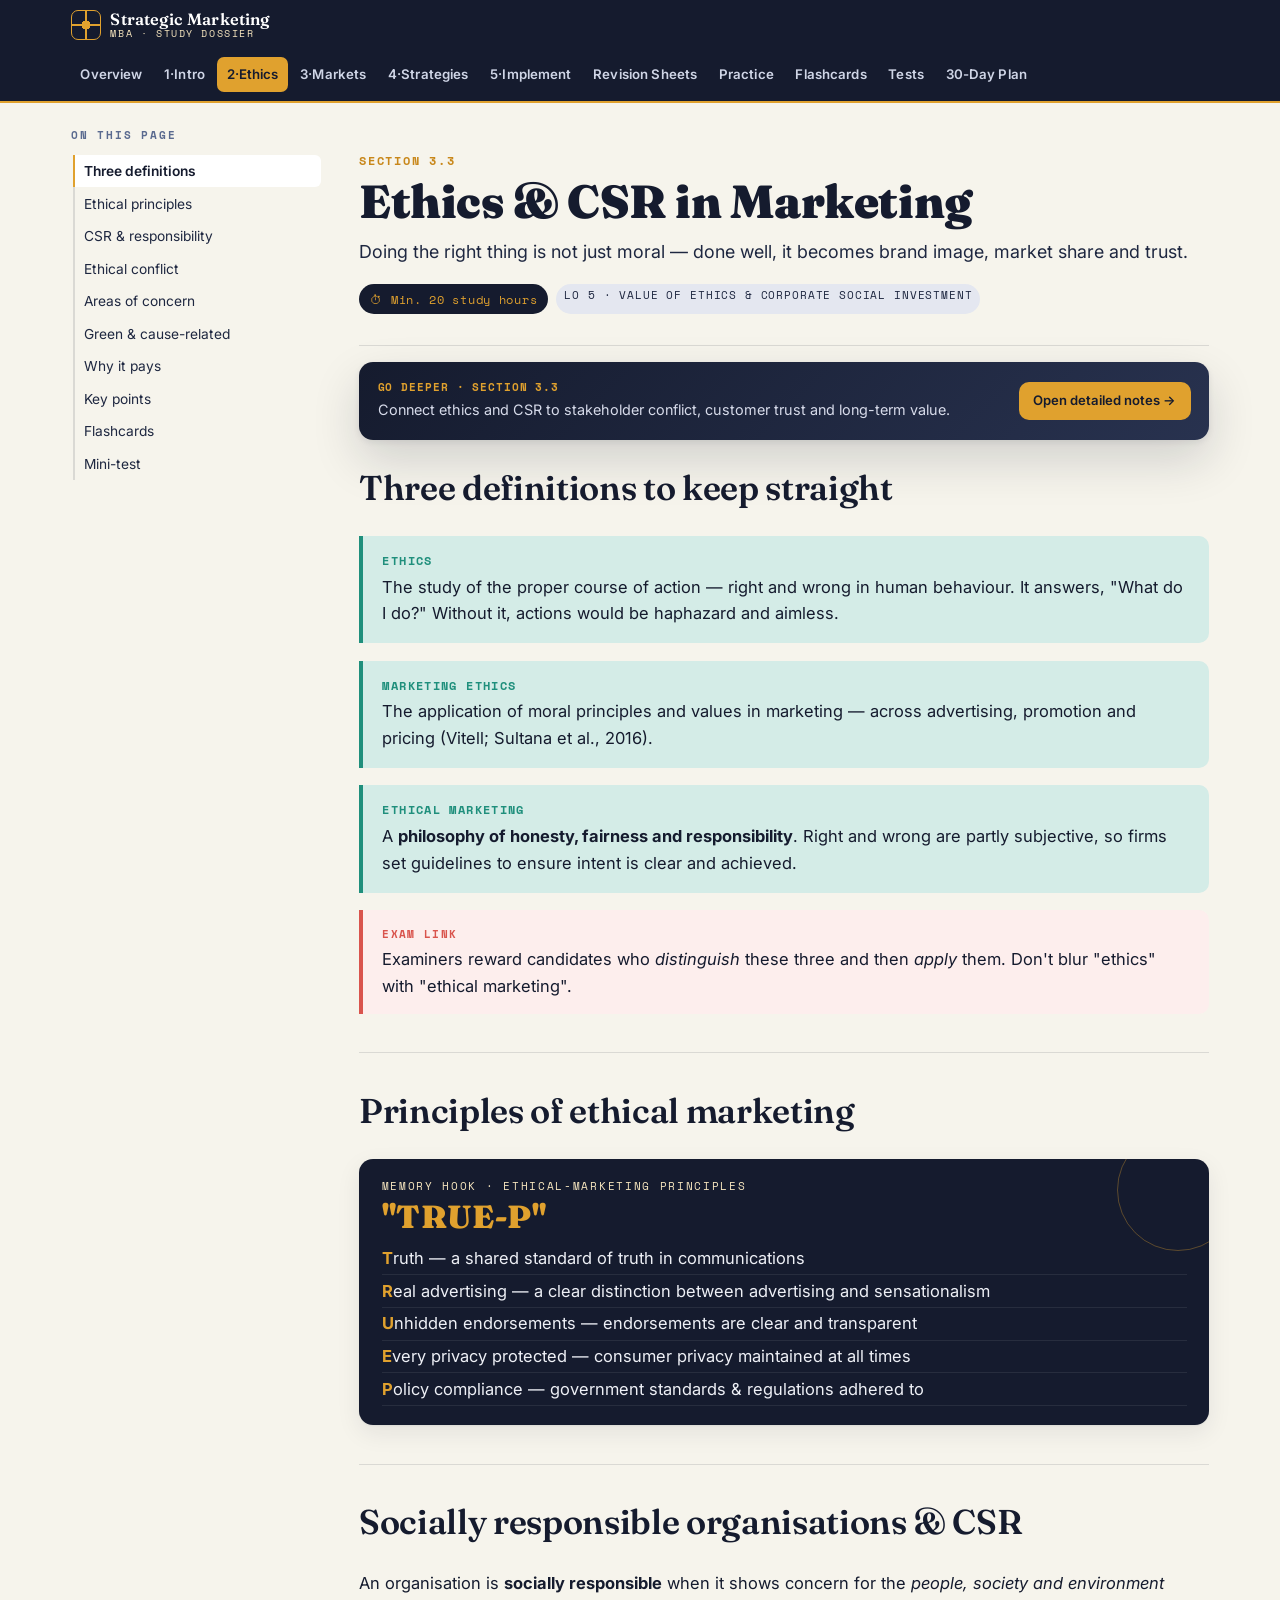
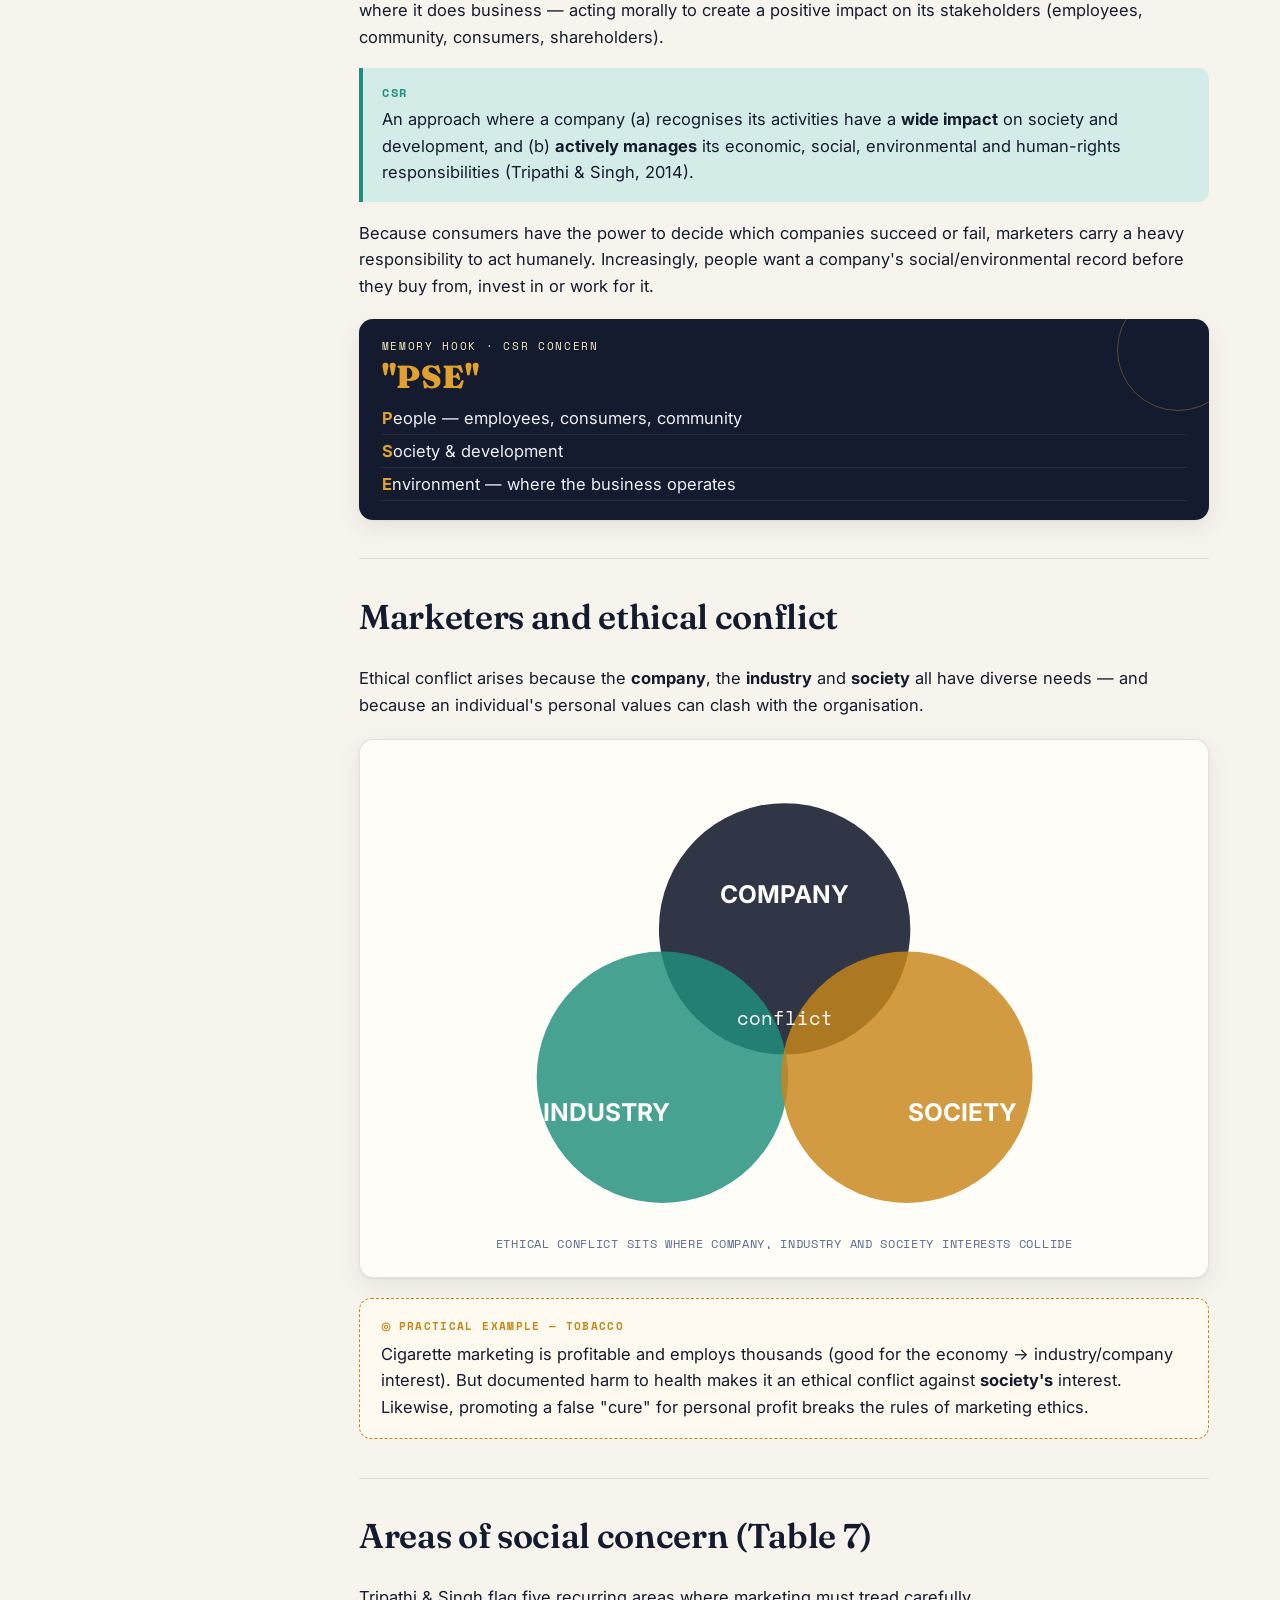
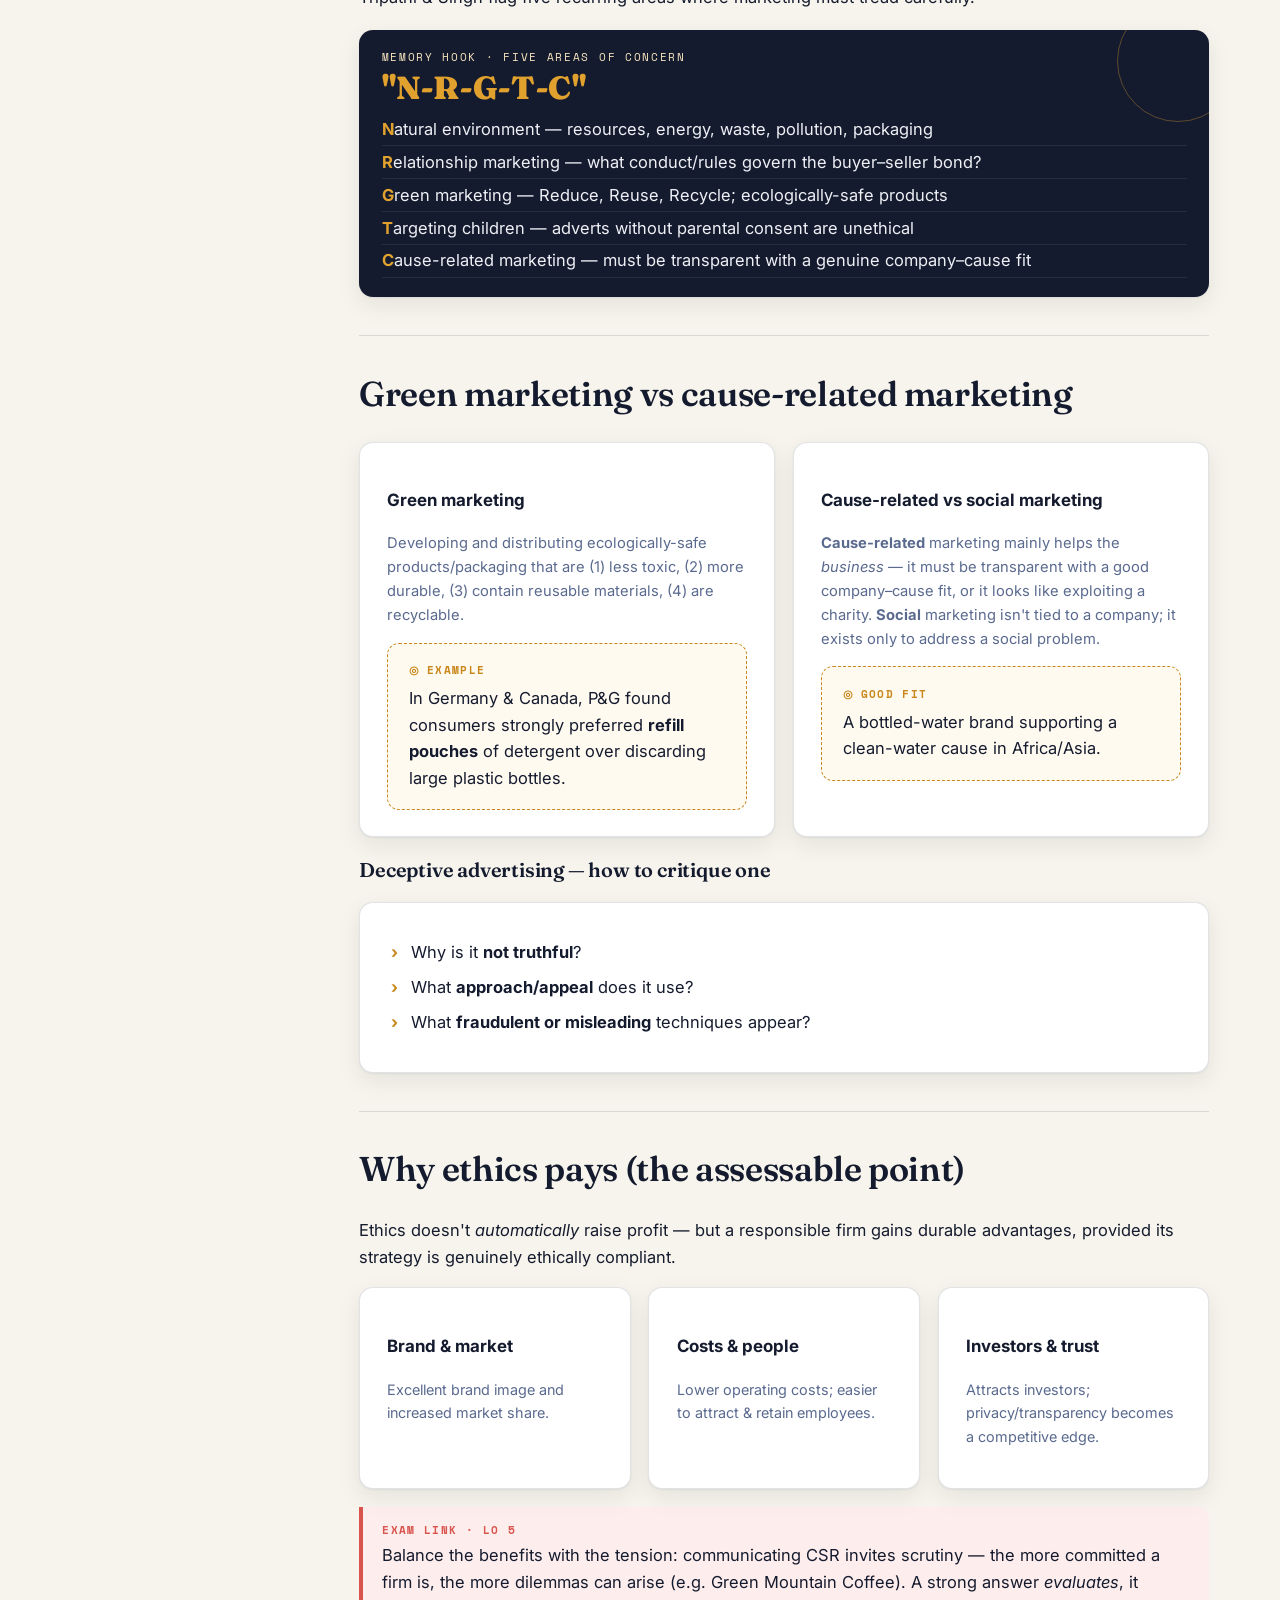
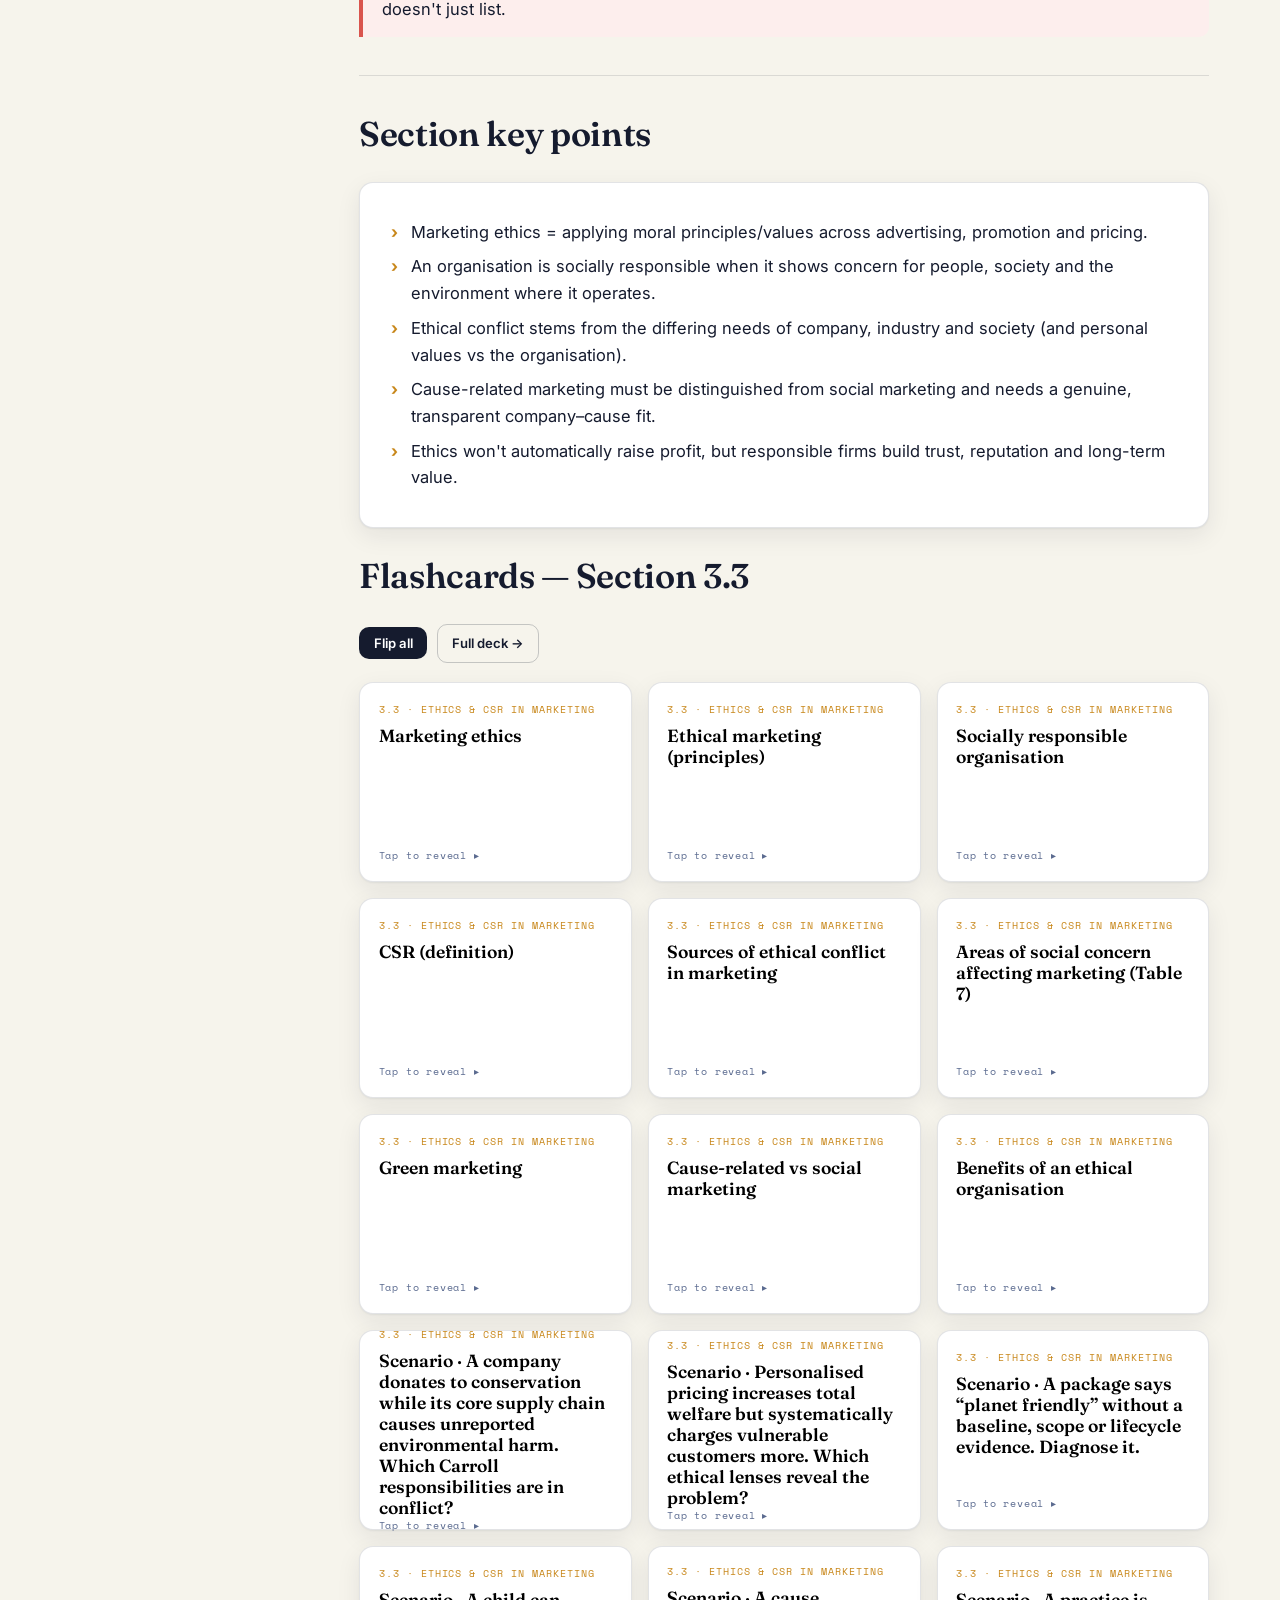
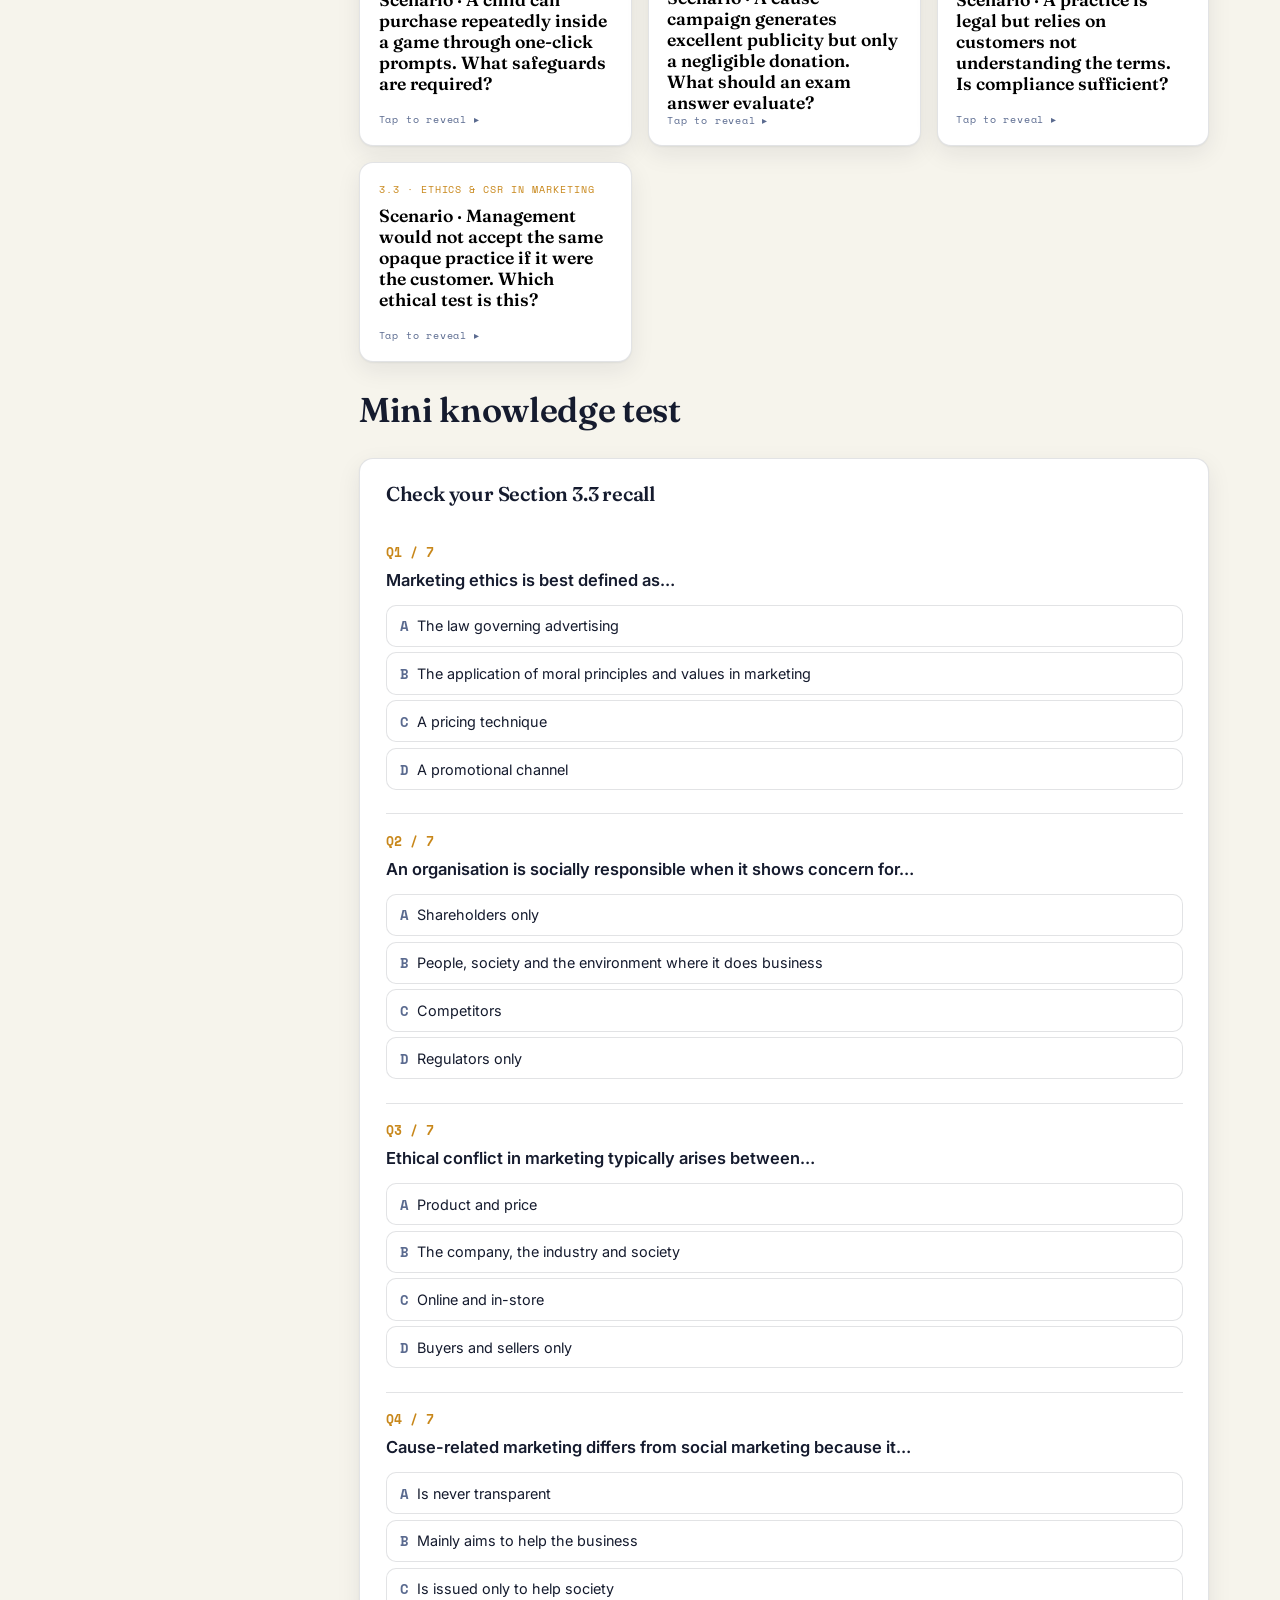
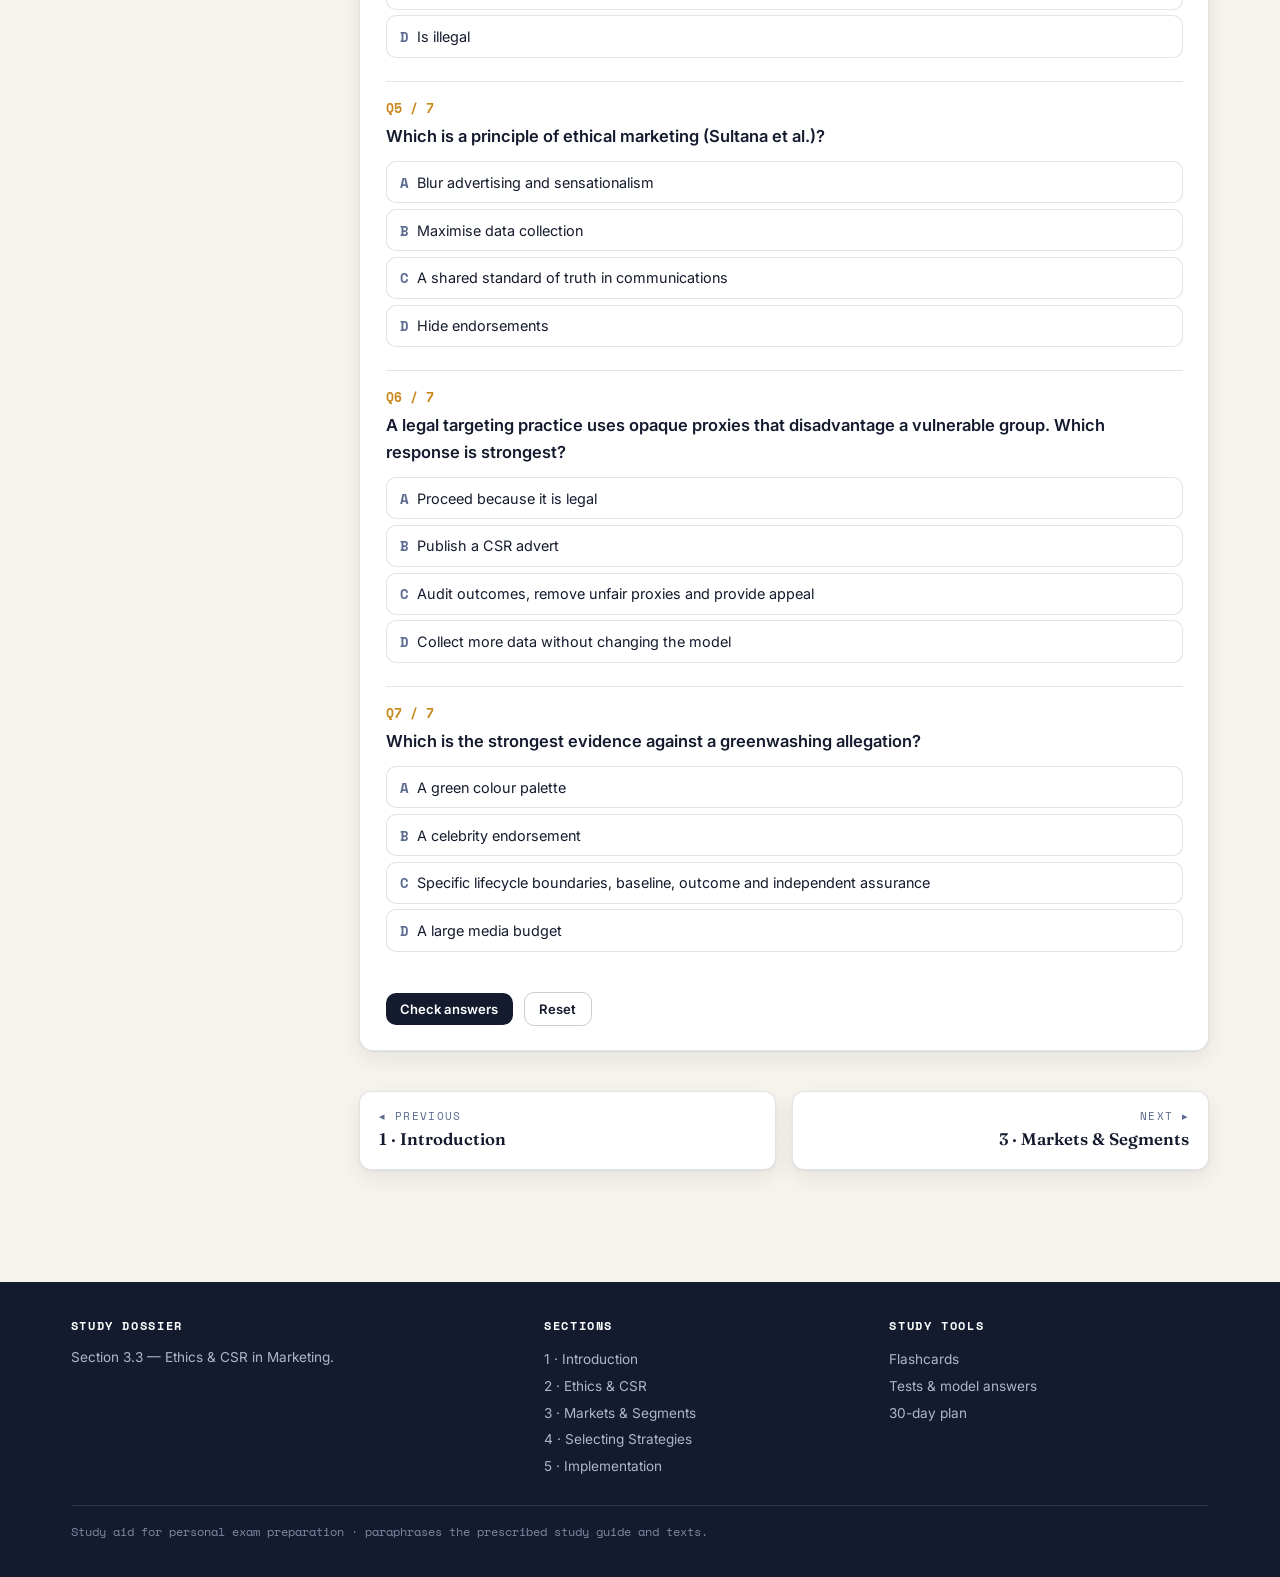
<file: section-2-ethics.html>
<!DOCTYPE html>
<html lang="en">
<head>
<meta charset="UTF-8">
<meta name="viewport" content="width=device-width, initial-scale=1.0">
<title>2 · Ethics &amp; CSR in Marketing</title>
  <link rel="manifest" href="manifest.webmanifest">
  <meta name="theme-color" content="#151b2e">
  <link rel="apple-touch-icon" href="icons/icon-180.png">
  <link rel="icon" type="image/png" href="icons/favicon-64.png">
  <meta name="apple-mobile-web-app-capable" content="yes">
  <meta name="apple-mobile-web-app-status-bar-style" content="black-translucent">
  <meta name="apple-mobile-web-app-title" content="SM Dossier">
  <link rel="stylesheet" href="styles.css?v=9">
</head>
<body>

<header class="topbar"><div class="inner">
  <a class="brand" href="index.html"><span class="mark"></span><span class="btxt"><b>Strategic Marketing</b><span class="sub">MBA · Study Dossier</span></span></a>
  <button class="navtoggle" aria-label="Menu">☰</button>
  <nav class="navlinks">
    <a href="index.html">Overview</a>
    <a href="section-1-intro.html">1·Intro</a>
    <a href="section-2-ethics.html">2·Ethics</a>
    <a href="section-3-markets.html">3·Markets</a>
    <a href="section-4-strategies.html">4·Strategies</a>
    <a href="section-5-implementation.html">5·Implement</a>
    <a href="revision-sheets.html">Revision Sheets</a><a href="practice.html">Practice</a>
    <a href="flashcards.html">Flashcards</a>
    <a href="tests.html">Tests</a>
    <a href="calendar.html">30-Day Plan</a>
  </nav>
</div></header>

<div class="section-shell">
  <aside class="spine">
    <h5>On this page</h5>
    <a href="#def">Three definitions</a>
    <a href="#principles">Ethical principles</a>
    <a href="#csr">CSR &amp; responsibility</a>
    <a href="#conflict">Ethical conflict</a>
    <a href="#concern">Areas of concern</a>
    <a href="#green">Green &amp; cause-related</a>
    <a href="#value">Why it pays</a>
    <a href="#keys">Key points</a>
    <a href="#cards">Flashcards</a>
    <a href="#quiz">Mini-test</a>
  </aside>

  <main class="content">
    <div class="page-head">
      <div class="tab">Section 3.3</div>
      <h1>Ethics &amp; CSR in Marketing</h1>
      <p class="lead">Doing the right thing is not just moral — done well, it becomes brand image, market share and trust.</p>
      <div class="pill-row">
        <span class="hours-chip">⏱ Min. 20 study hours</span>
        <span class="chip">LO 5 · value of ethics &amp; corporate social investment</span>
      </div>
    </div>

    <div class="deep-notes-callout"><div><div class="kicker">Go deeper · Section 3.3</div><p>Connect ethics and CSR to stakeholder conflict, customer trust and long-term value.</p></div><a class="btn btn-amber btn-sm" href="deep-notes.html?section=s2">Open detailed notes →</a></div>

    <section id="def" class="anchor">
      <h2>Three definitions to keep straight</h2>
      <div class="define"><span class="term">Ethics</span>The study of the proper course of action — right and wrong in human behaviour. It answers, "What do I do?" Without it, actions would be haphazard and aimless.</div>
      <div class="define"><span class="term">Marketing ethics</span>The application of moral principles and values in marketing — across advertising, promotion and pricing (Vitell; Sultana et al., 2016).</div>
      <div class="define"><span class="term">Ethical marketing</span>A <strong>philosophy of honesty, fairness and responsibility</strong>. Right and wrong are partly subjective, so firms set guidelines to ensure intent is clear and achieved.</div>
      <div class="exam-tip"><span class="lbl">Exam link</span>Examiners reward candidates who <em>distinguish</em> these three and then <em>apply</em> them. Don't blur "ethics" with "ethical marketing".</div>
    </section>

    <div class="divider"></div>

    <section id="principles" class="anchor">
      <h2>Principles of ethical marketing</h2>
      <div class="mnemonic">
        <div class="lbl">Memory hook · ethical-marketing principles</div>
        <div class="key">"TRUE-P"</div>
        <ul>
          <li><b>T</b>ruth — a shared standard of truth in communications</li>
          <li><b>R</b>eal advertising — a clear distinction between advertising and sensationalism</li>
          <li><b>U</b>nhidden endorsements — endorsements are clear and transparent</li>
          <li><b>E</b>very privacy protected — consumer privacy maintained at all times</li>
          <li><b>P</b>olicy compliance — government standards &amp; regulations adhered to</li>
        </ul>
      </div>
    </section>

    <div class="divider"></div>

    <section id="csr" class="anchor">
      <h2>Socially responsible organisations &amp; CSR</h2>
      <p>An organisation is <strong>socially responsible</strong> when it shows concern for the <em>people, society and environment</em> where it does business — acting morally to create a positive impact on its stakeholders (employees, community, consumers, shareholders).</p>
      <div class="define"><span class="term">CSR</span>An approach where a company (a) recognises its activities have a <strong>wide impact</strong> on society and development, and (b) <strong>actively manages</strong> its economic, social, environmental and human-rights responsibilities (Tripathi &amp; Singh, 2014).</div>
      <p>Because consumers have the power to decide which companies succeed or fail, marketers carry a heavy responsibility to act humanely. Increasingly, people want a company's social/environmental record before they buy from, invest in or work for it.</p>
      <div class="mnemonic">
        <div class="lbl">Memory hook · CSR concern</div>
        <div class="key">"PSE"</div>
        <ul>
          <li><b>P</b>eople — employees, consumers, community</li>
          <li><b>S</b>ociety &amp; development</li>
          <li><b>E</b>nvironment — where the business operates</li>
        </ul>
      </div>
    </section>

    <div class="divider"></div>

    <section id="conflict" class="anchor">
      <h2>Marketers and ethical conflict</h2>
      <p>Ethical conflict arises because the <strong>company</strong>, the <strong>industry</strong> and <strong>society</strong> all have diverse needs — and because an individual's personal values can clash with the organisation.</p>
      <figure class="figure">
        <svg viewBox="0 0 460 260" role="img" aria-label="Ethical conflict between company, industry and society">
          <circle cx="230" cy="95" r="72" fill="#151b2e" opacity="0.88"/>
          <circle cx="160" cy="180" r="72" fill="#1f8f7c" opacity="0.82"/>
          <circle cx="300" cy="180" r="72" fill="#c8871a" opacity="0.82"/>
          <text x="230" y="80" text-anchor="middle" fill="#fff" font-family="'Inter',sans-serif" font-size="14" font-weight="700">COMPANY</text>
          <text x="128" y="205" text-anchor="middle" fill="#fff" font-family="'Inter',sans-serif" font-size="14" font-weight="700">INDUSTRY</text>
          <text x="332" y="205" text-anchor="middle" fill="#fff" font-family="'Inter',sans-serif" font-size="14" font-weight="700">SOCIETY</text>
          <text x="230" y="150" text-anchor="middle" fill="#fff" font-family="'Space Mono',monospace" font-size="11">conflict</text>
        </svg>
        <figcaption>Ethical conflict sits where company, industry and society interests collide</figcaption>
      </figure>
      <div class="example"><span class="lbl">Practical example — tobacco</span>Cigarette marketing is profitable and employs thousands (good for the economy → industry/company interest). But documented harm to health makes it an ethical conflict against <strong>society's</strong> interest. Likewise, promoting a false "cure" for personal profit breaks the rules of marketing ethics.</div>
    </section>

    <div class="divider"></div>

    <section id="concern" class="anchor">
      <h2>Areas of social concern (Table 7)</h2>
      <p>Tripathi &amp; Singh flag five recurring areas where marketing must tread carefully.</p>
      <div class="mnemonic">
        <div class="lbl">Memory hook · five areas of concern</div>
        <div class="key">"N-R-G-T-C"</div>
        <ul>
          <li><b>N</b>atural environment — resources, energy, waste, pollution, packaging</li>
          <li><b>R</b>elationship marketing — what conduct/rules govern the buyer–seller bond?</li>
          <li><b>G</b>reen marketing — Reduce, Reuse, Recycle; ecologically-safe products</li>
          <li><b>T</b>argeting children — adverts without parental consent are unethical</li>
          <li><b>C</b>ause-related marketing — must be transparent with a genuine company–cause fit</li>
        </ul>
      </div>
    </section>

    <div class="divider"></div>

    <section id="green" class="anchor">
      <h2>Green marketing vs cause-related marketing</h2>
      <div class="two-col">
        <div class="block" style="margin:0">
          <h4>Green marketing</h4>
          <p class="muted" style="font-size:.92rem">Developing and distributing ecologically-safe products/packaging that are (1) less toxic, (2) more durable, (3) contain reusable materials, (4) are recyclable.</p>
          <div class="example" style="margin:.6rem 0 0"><span class="lbl">Example</span>In Germany &amp; Canada, P&amp;G found consumers strongly preferred <strong>refill pouches</strong> of detergent over discarding large plastic bottles.</div>
        </div>
        <div class="block" style="margin:0">
          <h4>Cause-related vs social marketing</h4>
          <p class="muted" style="font-size:.92rem"><strong>Cause-related</strong> marketing mainly helps the <em>business</em> — it must be transparent with a good company–cause fit, or it looks like exploiting a charity. <strong>Social</strong> marketing isn't tied to a company; it exists only to address a social problem.</p>
          <div class="example" style="margin:.6rem 0 0"><span class="lbl">Good fit</span>A bottled-water brand supporting a clean-water cause in Africa/Asia.</div>
        </div>
      </div>
      <h3 style="margin-top:1.4rem">Deceptive advertising — how to critique one</h3>
      <div class="block">
        <ul class="note-list">
          <li>Why is it <strong>not truthful</strong>?</li>
          <li>What <strong>approach/appeal</strong> does it use?</li>
          <li>What <strong>fraudulent or misleading</strong> techniques appear?</li>
        </ul>
      </div>
    </section>

    <div class="divider"></div>

    <section id="value" class="anchor">
      <h2>Why ethics pays (the assessable point)</h2>
      <p>Ethics doesn't <em>automatically</em> raise profit — but a responsible firm gains durable advantages, provided its strategy is genuinely ethically compliant.</p>
      <div class="card-grid cols-3">
        <div class="block" style="margin:0"><h4>Brand &amp; market</h4><p class="muted" style="font-size:.9rem">Excellent brand image and increased market share.</p></div>
        <div class="block" style="margin:0"><h4>Costs &amp; people</h4><p class="muted" style="font-size:.9rem">Lower operating costs; easier to attract &amp; retain employees.</p></div>
        <div class="block" style="margin:0"><h4>Investors &amp; trust</h4><p class="muted" style="font-size:.9rem">Attracts investors; privacy/transparency becomes a competitive edge.</p></div>
      </div>
      <div class="exam-tip"><span class="lbl">Exam link · LO 5</span>Balance the benefits with the tension: communicating CSR invites scrutiny — the more committed a firm is, the more dilemmas can arise (e.g. Green Mountain Coffee). A strong answer <em>evaluates</em>, it doesn't just list.</div>
    </section>

    <div class="divider"></div>

    <section id="keys" class="anchor">
      <h2>Section key points</h2>
      <div class="block"><ul class="note-list">
        <li>Marketing ethics = applying moral principles/values across advertising, promotion and pricing.</li>
        <li>An organisation is socially responsible when it shows concern for people, society and the environment where it operates.</li>
        <li>Ethical conflict stems from the differing needs of company, industry and society (and personal values vs the organisation).</li>
        <li>Cause-related marketing must be distinguished from social marketing and needs a genuine, transparent company–cause fit.</li>
        <li>Ethics won't automatically raise profit, but responsible firms build trust, reputation and long-term value.</li>
      </ul></div>
    </section>

    <section id="cards" class="anchor">
      <h2>Flashcards — Section 3.3</h2>
      <div class="flash-controls">
        <button class="btn btn-dark btn-sm" data-flipall>Flip all</button>
        <a class="btn btn-ghost btn-sm" style="color:var(--ink);border-color:var(--line-strong)" href="flashcards.html">Full deck →</a>
      </div>
      <div class="flash-deck" data-flashdeck="s2"></div>
    </section>

    <section id="quiz" class="anchor">
      <h2>Mini knowledge test</h2>
      <div class="quiz" data-quiz="s2"><h3>Check your Section 3.3 recall</h3></div>
    </section>

    <div class="next-prev">
      <a class="prev" href="section-1-intro.html"><div class="dir">◂ Previous</div><div class="ttl">1 · Introduction</div></a>
      <a class="next" href="section-3-markets.html"><div class="dir">Next ▸</div><div class="ttl">3 · Markets &amp; Segments</div></a>
    </div>
  </main>
</div>

<footer class="foot"><div class="inner">
  <div><h5>Study Dossier</h5><p style="font-size:.85rem">Section 3.3 — Ethics &amp; CSR in Marketing.</p></div>
  <div><h5>Sections</h5><a href="section-1-intro.html">1 · Introduction</a><a href="section-2-ethics.html">2 · Ethics &amp; CSR</a><a href="section-3-markets.html">3 · Markets &amp; Segments</a><a href="section-4-strategies.html">4 · Selecting Strategies</a><a href="section-5-implementation.html">5 · Implementation</a></div>
  <div><h5>Study tools</h5><a href="flashcards.html">Flashcards</a><a href="tests.html">Tests &amp; model answers</a><a href="calendar.html">30-day plan</a></div>
  <div class="fine">Study aid for personal exam preparation · paraphrases the prescribed study guide and texts.</div>
</div></footer>

<script src="data.js?v=7"></script>
<script src="assessment-data.js?v=7"></script>
<script src="app.js?v=9.2"></script>
</body>
</html>
</file>
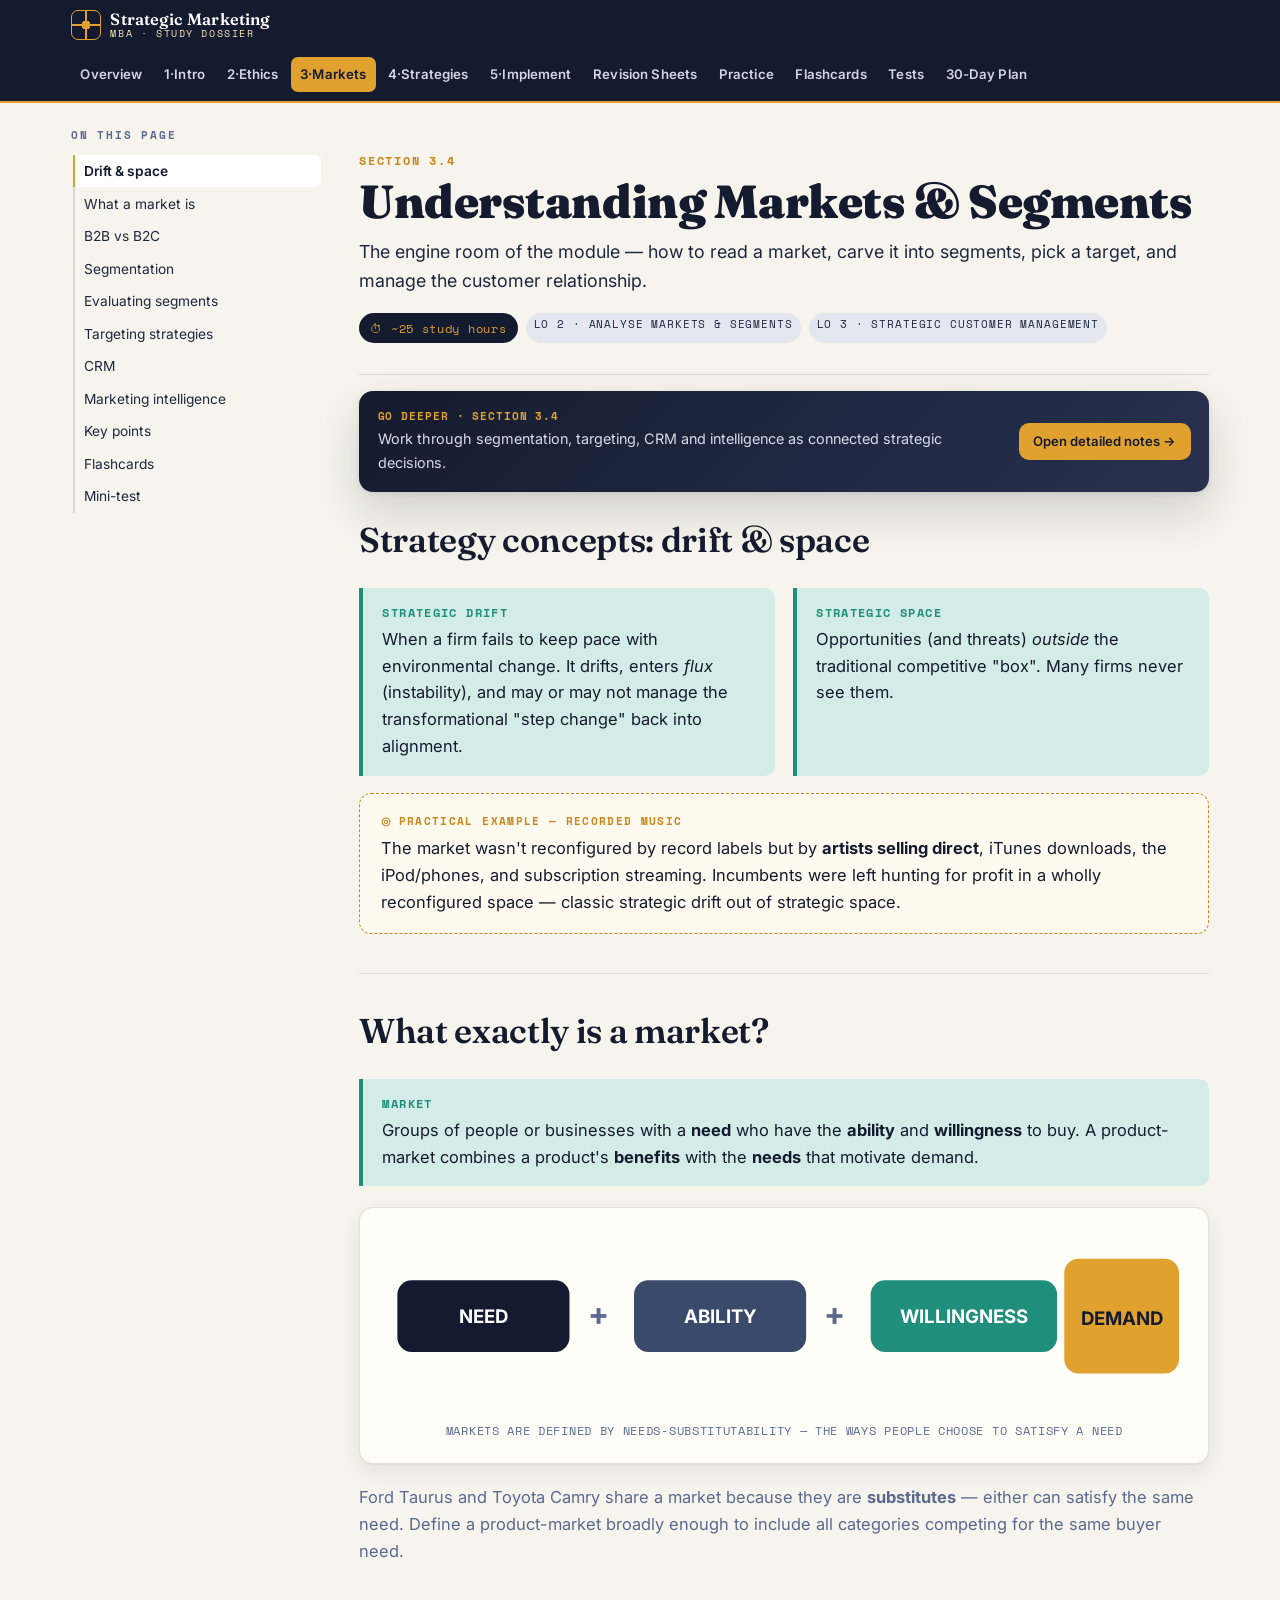
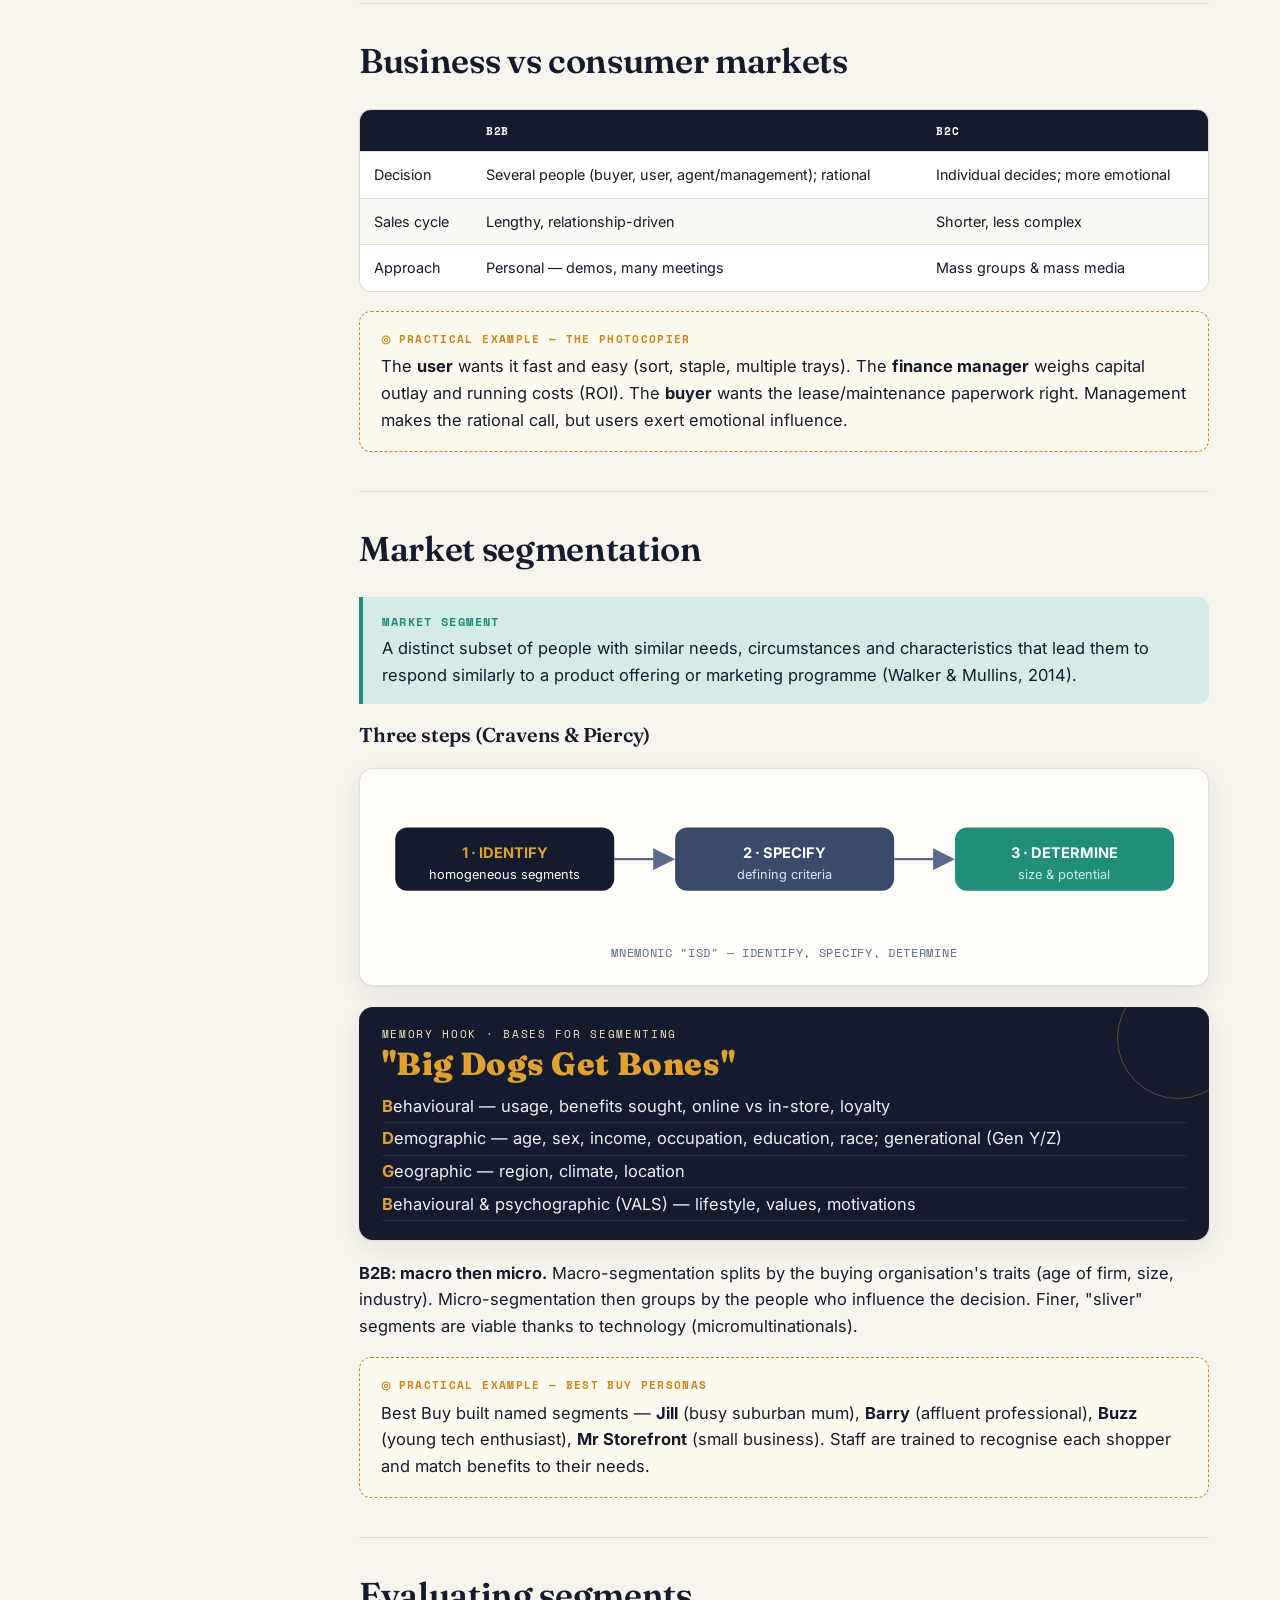
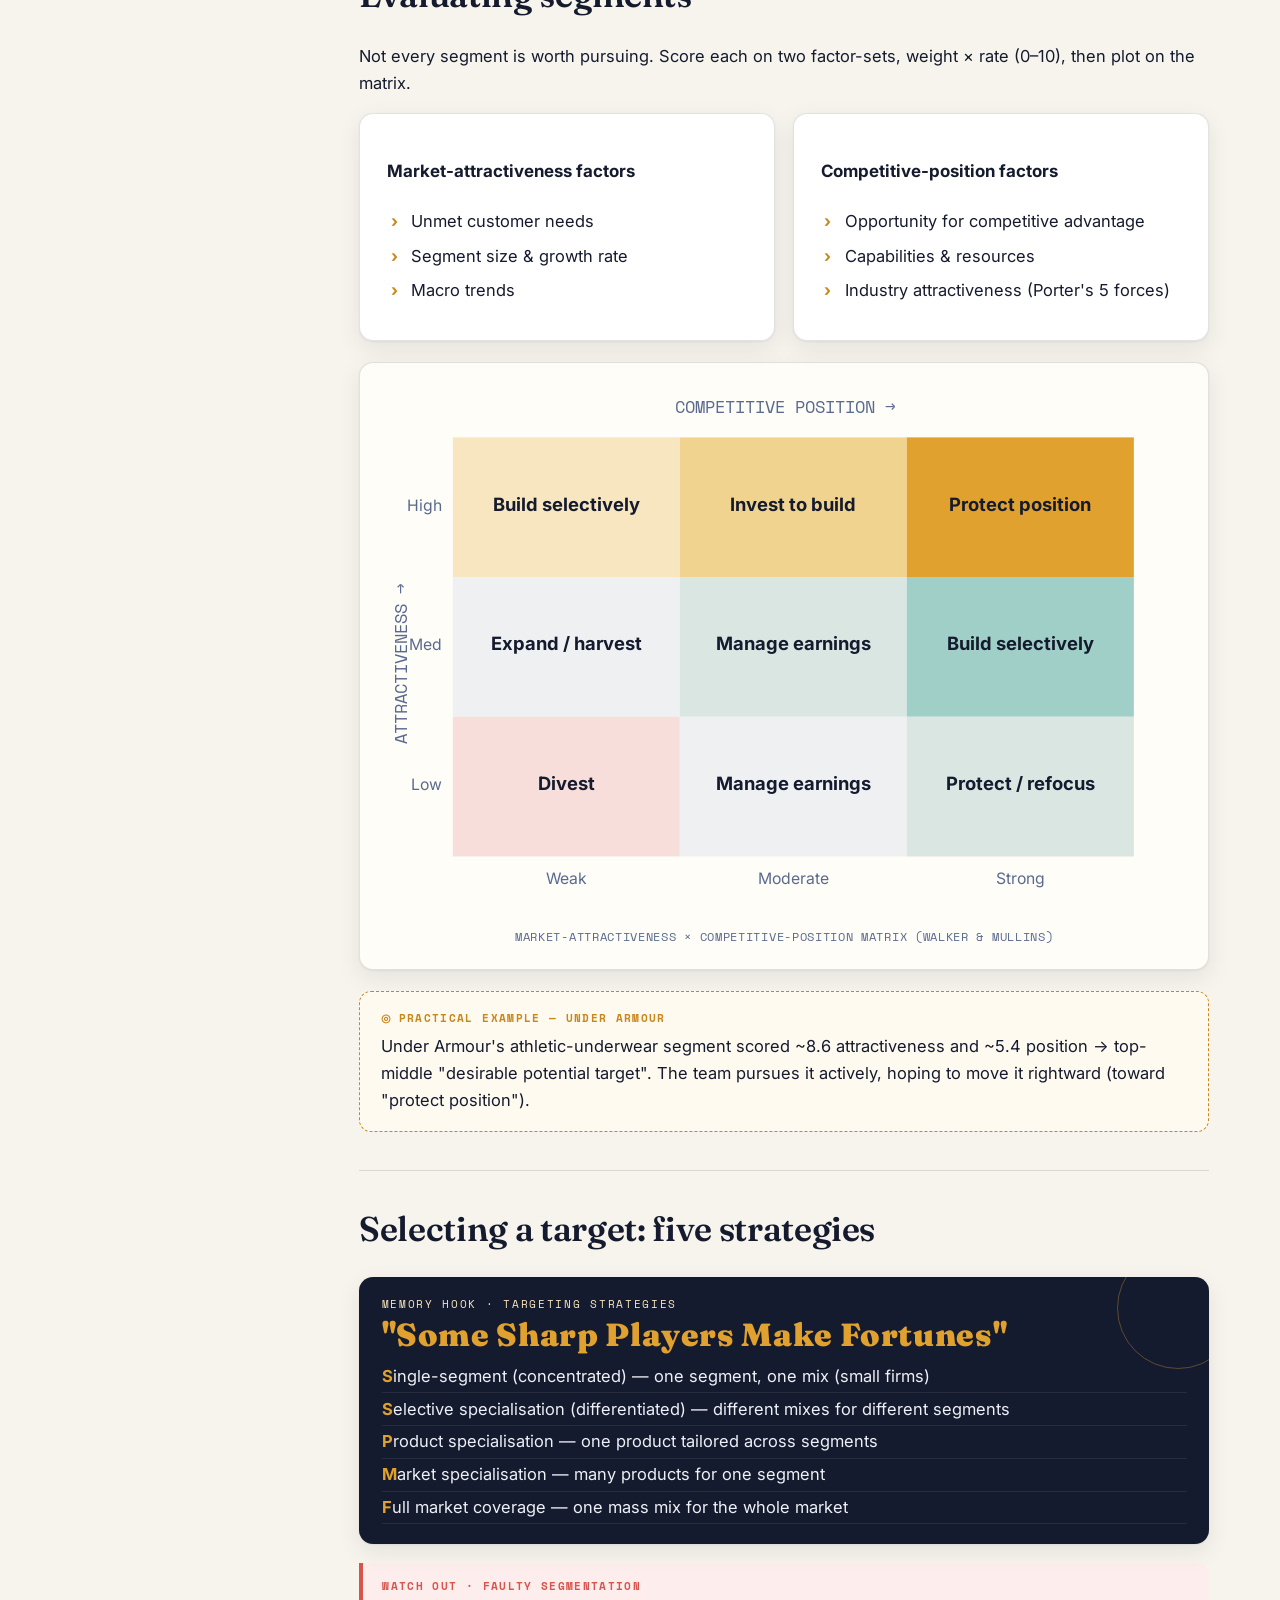
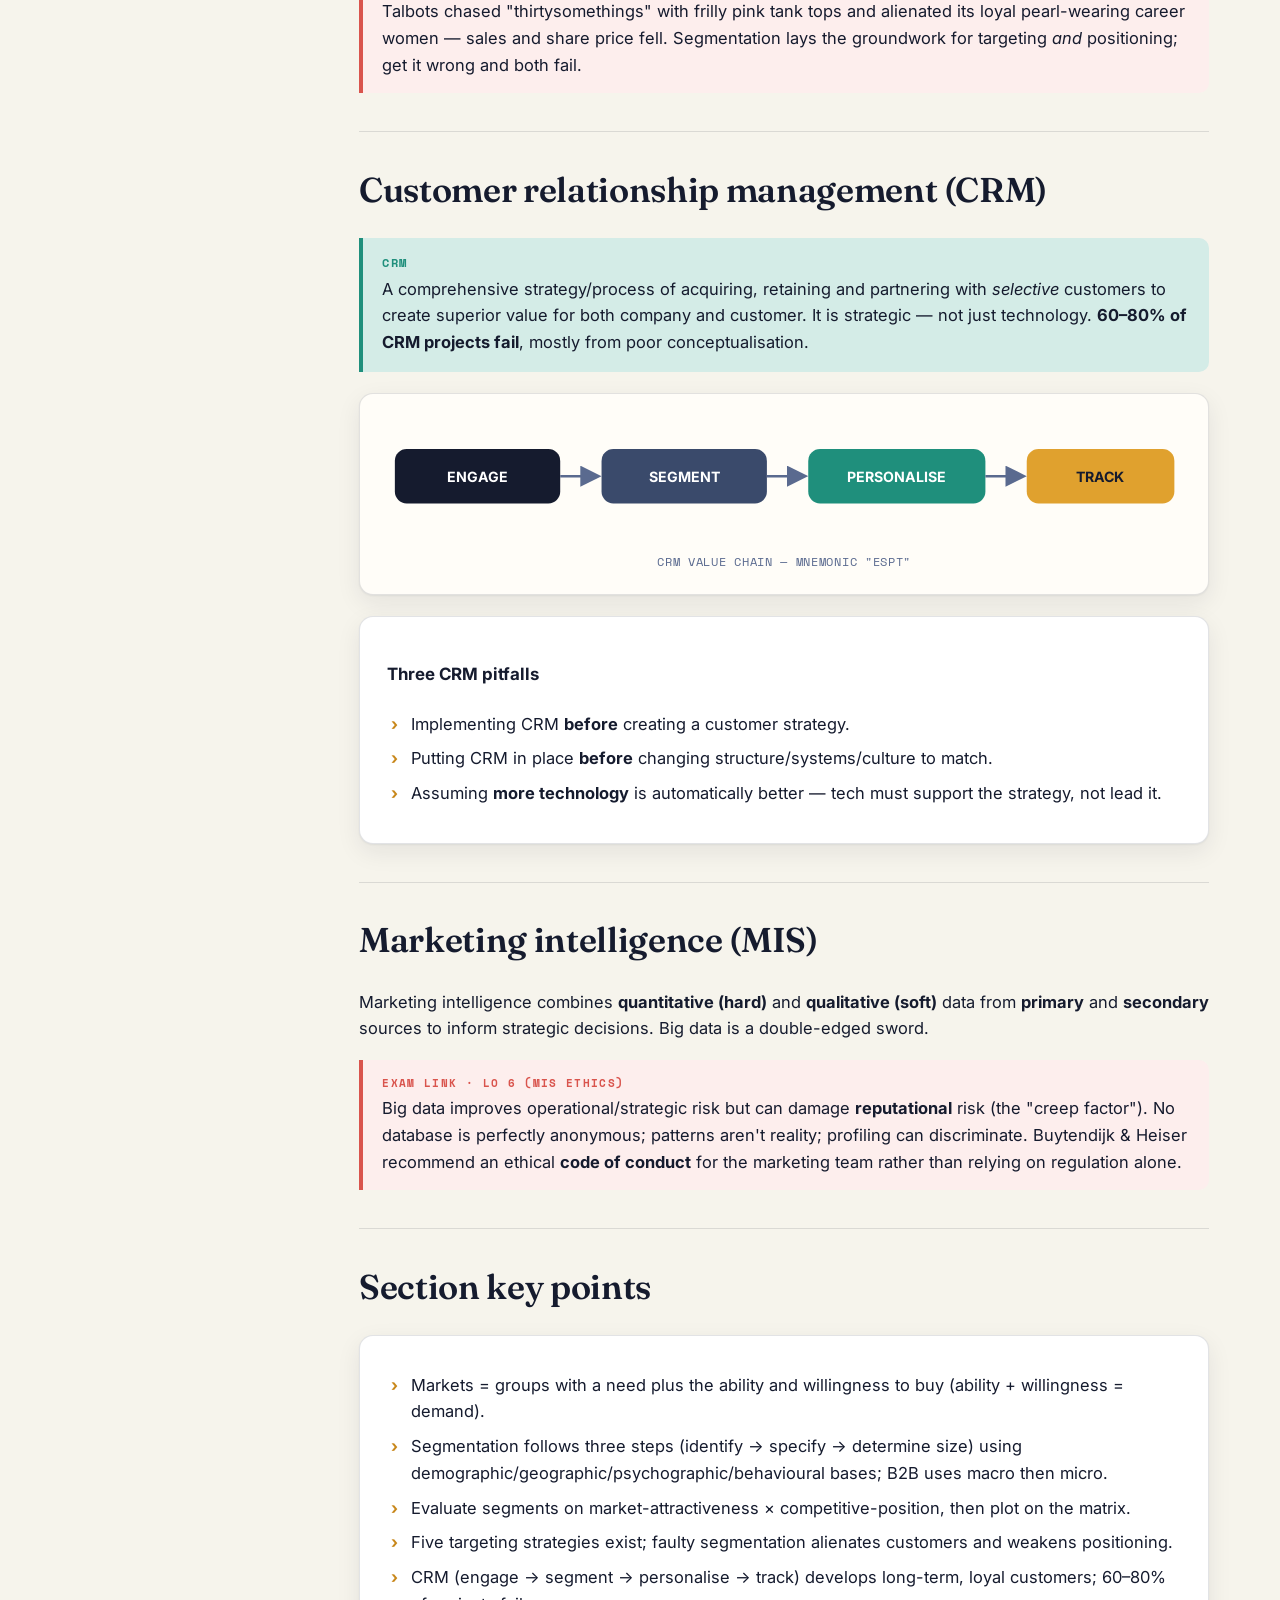
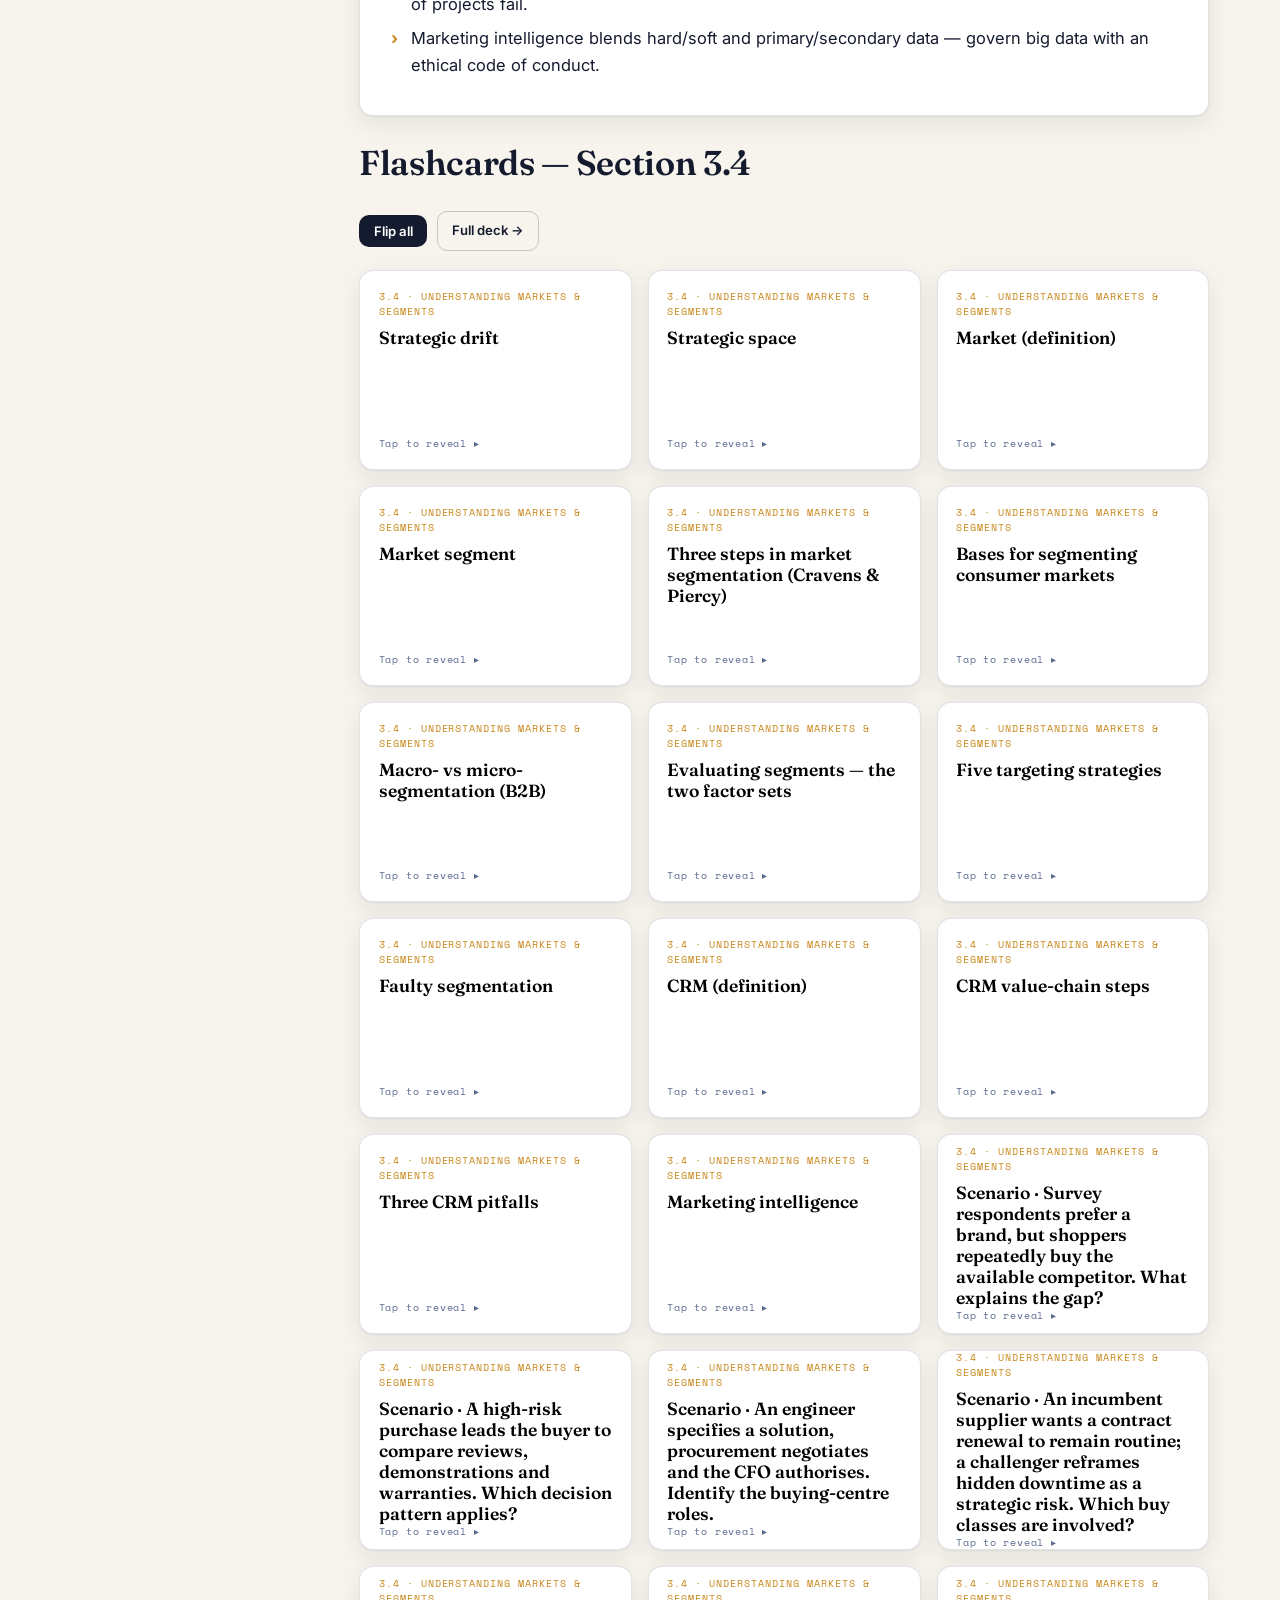
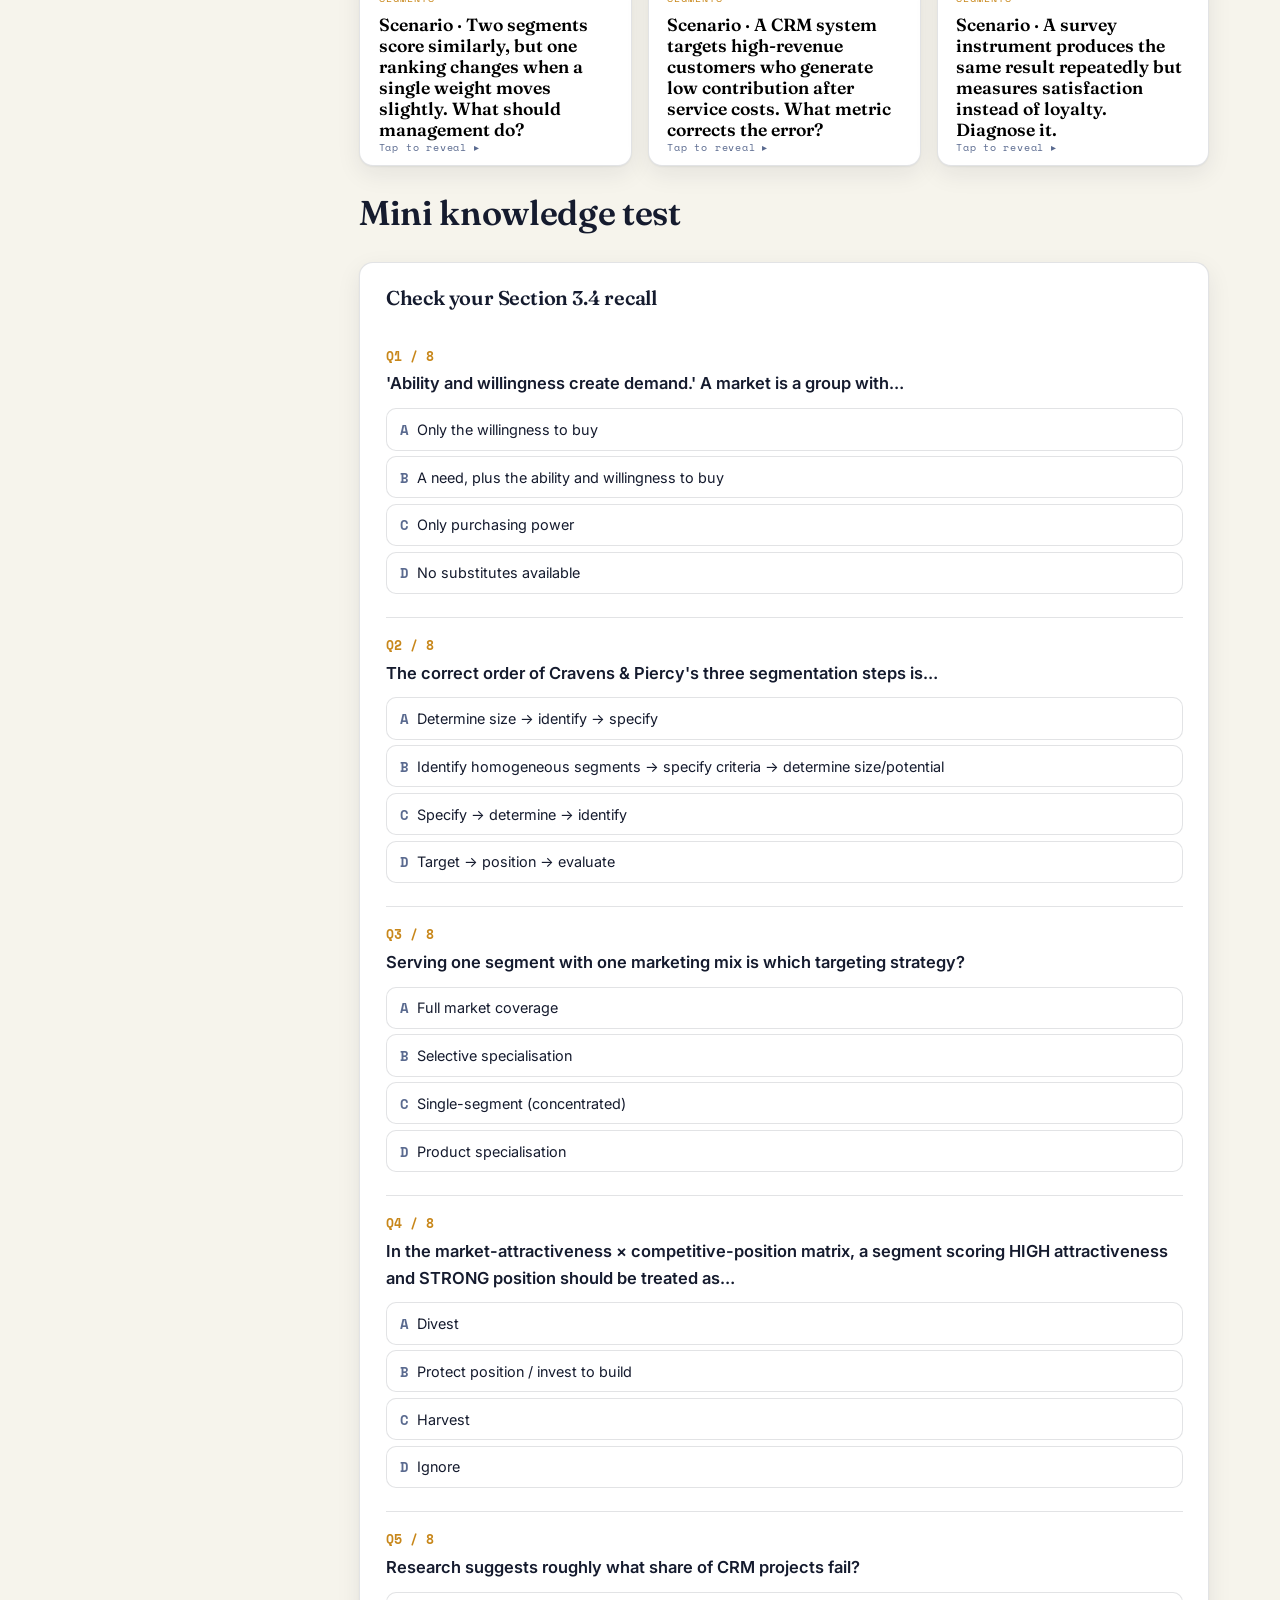
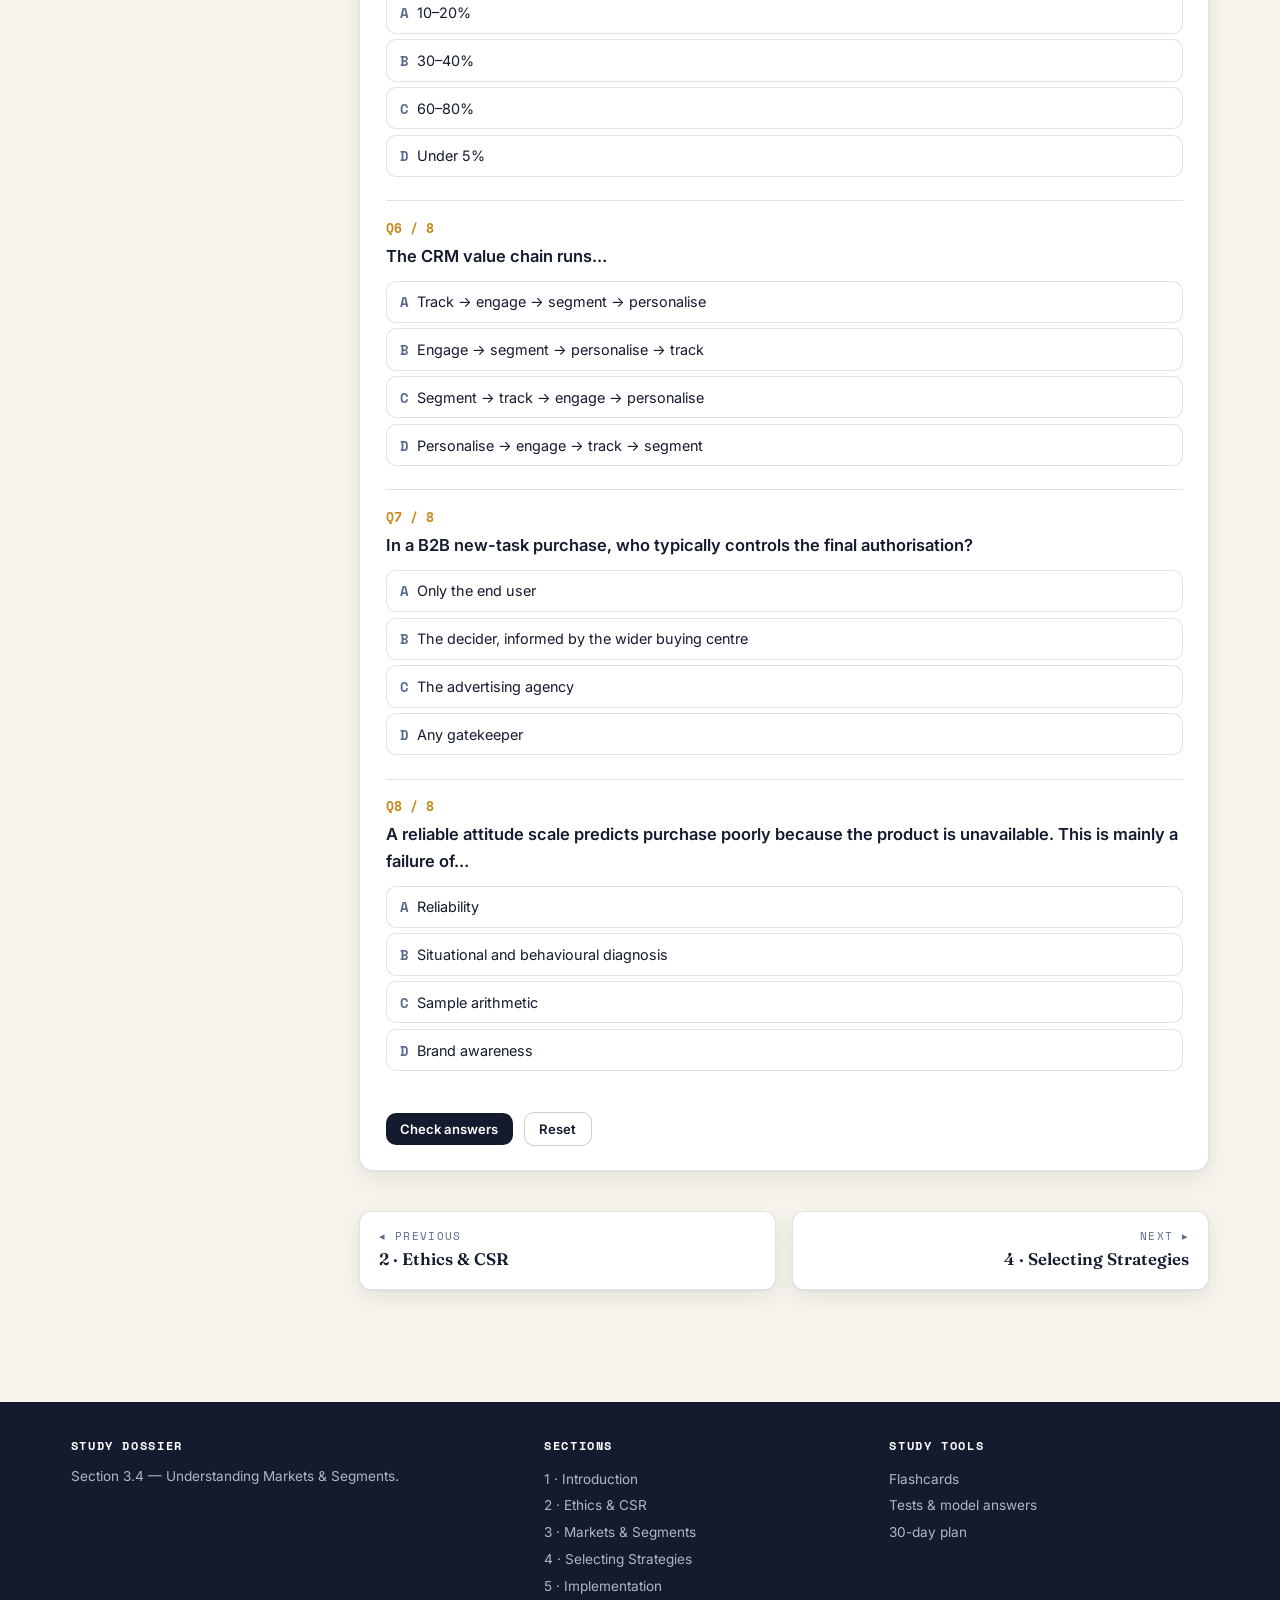
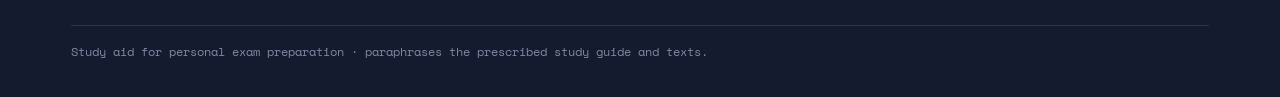
<file: section-3-markets.html>
<!DOCTYPE html>
<html lang="en">
<head>
<meta charset="UTF-8">
<meta name="viewport" content="width=device-width, initial-scale=1.0">
<title>3 · Understanding Markets &amp; Segments</title>
  <link rel="manifest" href="manifest.webmanifest">
  <meta name="theme-color" content="#151b2e">
  <link rel="apple-touch-icon" href="icons/icon-180.png">
  <link rel="icon" type="image/png" href="icons/favicon-64.png">
  <meta name="apple-mobile-web-app-capable" content="yes">
  <meta name="apple-mobile-web-app-status-bar-style" content="black-translucent">
  <meta name="apple-mobile-web-app-title" content="SM Dossier">
  <link rel="stylesheet" href="styles.css?v=9">
</head>
<body>

<header class="topbar"><div class="inner">
  <a class="brand" href="index.html"><span class="mark"></span><span class="btxt"><b>Strategic Marketing</b><span class="sub">MBA · Study Dossier</span></span></a>
  <button class="navtoggle" aria-label="Menu">☰</button>
  <nav class="navlinks">
    <a href="index.html">Overview</a>
    <a href="section-1-intro.html">1·Intro</a>
    <a href="section-2-ethics.html">2·Ethics</a>
    <a href="section-3-markets.html">3·Markets</a>
    <a href="section-4-strategies.html">4·Strategies</a>
    <a href="section-5-implementation.html">5·Implement</a>
    <a href="revision-sheets.html">Revision Sheets</a><a href="practice.html">Practice</a>
    <a href="flashcards.html">Flashcards</a>
    <a href="tests.html">Tests</a>
    <a href="calendar.html">30-Day Plan</a>
  </nav>
</div></header>

<div class="section-shell">
  <aside class="spine">
    <h5>On this page</h5>
    <a href="#drift">Drift &amp; space</a>
    <a href="#markets">What a market is</a>
    <a href="#b2b">B2B vs B2C</a>
    <a href="#segments">Segmentation</a>
    <a href="#evaluate">Evaluating segments</a>
    <a href="#target">Targeting strategies</a>
    <a href="#crm">CRM</a>
    <a href="#intel">Marketing intelligence</a>
    <a href="#keys">Key points</a>
    <a href="#cards">Flashcards</a>
    <a href="#quiz">Mini-test</a>
  </aside>

  <main class="content">
    <div class="page-head">
      <div class="tab">Section 3.4</div>
      <h1>Understanding Markets &amp; Segments</h1>
      <p class="lead">The engine room of the module — how to read a market, carve it into segments, pick a target, and manage the customer relationship.</p>
      <div class="pill-row">
        <span class="hours-chip">⏱ ~25 study hours</span>
        <span class="chip">LO 2 · analyse markets &amp; segments</span>
        <span class="chip">LO 3 · strategic customer management</span>
      </div>
    </div>

    <div class="deep-notes-callout"><div><div class="kicker">Go deeper · Section 3.4</div><p>Work through segmentation, targeting, CRM and intelligence as connected strategic decisions.</p></div><a class="btn btn-amber btn-sm" href="deep-notes.html?section=s3">Open detailed notes →</a></div>

    <section id="drift" class="anchor">
      <h2>Strategy concepts: drift &amp; space</h2>
      <div class="two-col">
        <div class="define" style="margin:0"><span class="term">Strategic drift</span>When a firm fails to keep pace with environmental change. It drifts, enters <em>flux</em> (instability), and may or may not manage the transformational "step change" back into alignment.</div>
        <div class="define" style="margin:0"><span class="term">Strategic space</span>Opportunities (and threats) <em>outside</em> the traditional competitive "box". Many firms never see them.</div>
      </div>
      <div class="example"><span class="lbl">Practical example — recorded music</span>The market wasn't reconfigured by record labels but by <strong>artists selling direct</strong>, iTunes downloads, the iPod/phones, and subscription streaming. Incumbents were left hunting for profit in a wholly reconfigured space — classic strategic drift out of strategic space.</div>
    </section>

    <div class="divider"></div>

    <section id="markets" class="anchor">
      <h2>What exactly is a market?</h2>
      <div class="define"><span class="term">Market</span>Groups of people or businesses with a <strong>need</strong> who have the <strong>ability</strong> and <strong>willingness</strong> to buy. A product-market combines a product's <strong>benefits</strong> with the <strong>needs</strong> that motivate demand.</div>
      <figure class="figure">
        <svg viewBox="0 0 560 120" role="img" aria-label="Need plus ability plus willingness equals demand">
          <g font-family="'Inter',sans-serif" font-size="13" font-weight="700">
            <rect x="10" y="35" width="120" height="50" rx="10" fill="#151b2e"/><text x="70" y="65" text-anchor="middle" fill="#fff">NEED</text>
            <text x="150" y="66" text-anchor="middle" fill="#5a6a8f" font-size="22">+</text>
            <rect x="175" y="35" width="120" height="50" rx="10" fill="#3a4a6b"/><text x="235" y="65" text-anchor="middle" fill="#fff">ABILITY</text>
            <text x="315" y="66" text-anchor="middle" fill="#5a6a8f" font-size="22">+</text>
            <rect x="340" y="35" width="130" height="50" rx="10" fill="#1f8f7c"/><text x="405" y="65" text-anchor="middle" fill="#fff">WILLINGNESS</text>
            <text x="492" y="66" text-anchor="middle" fill="#5a6a8f" font-size="22">=</text>
            <rect x="475" y="20" width="80" height="80" rx="10" fill="#e0a12e"/><text x="515" y="66" text-anchor="middle" fill="#151b2e">DEMAND</text>
          </g>
        </svg>
        <figcaption>Markets are defined by needs-substitutability — the ways people choose to satisfy a need</figcaption>
      </figure>
      <p class="muted">Ford Taurus and Toyota Camry share a market because they are <strong>substitutes</strong> — either can satisfy the same need. Define a product-market broadly enough to include all categories competing for the same buyer need.</p>
    </section>

    <div class="divider"></div>

    <section id="b2b" class="anchor">
      <h2>Business vs consumer markets</h2>
      <div class="tbl-wrap">
        <table class="data">
          <thead><tr><th></th><th>B2B</th><th>B2C</th></tr></thead>
          <tbody>
            <tr><td>Decision</td><td>Several people (buyer, user, agent/management); rational</td><td>Individual decides; more emotional</td></tr>
            <tr><td>Sales cycle</td><td>Lengthy, relationship-driven</td><td>Shorter, less complex</td></tr>
            <tr><td>Approach</td><td>Personal — demos, many meetings</td><td>Mass groups &amp; mass media</td></tr>
          </tbody>
        </table>
      </div>
      <div class="example"><span class="lbl">Practical example — the photocopier</span>The <strong>user</strong> wants it fast and easy (sort, staple, multiple trays). The <strong>finance manager</strong> weighs capital outlay and running costs (ROI). The <strong>buyer</strong> wants the lease/maintenance paperwork right. Management makes the rational call, but users exert emotional influence.</div>
    </section>

    <div class="divider"></div>

    <section id="segments" class="anchor">
      <h2>Market segmentation</h2>
      <div class="define"><span class="term">Market segment</span>A distinct subset of people with similar needs, circumstances and characteristics that lead them to respond similarly to a product offering or marketing programme (Walker &amp; Mullins, 2014).</div>

      <h3>Three steps (Cravens &amp; Piercy)</h3>
      <figure class="figure">
        <svg viewBox="0 0 660 110" role="img" aria-label="Segmentation three steps: identify, specify, determine size">
          <defs><marker id="a3" markerWidth="9" markerHeight="9" refX="7" refY="4.5" orient="auto"><path d="M0,0 L9,4.5 L0,9 Z" fill="#5a6a8f"/></marker></defs>
          <g font-family="'Inter',sans-serif">
            <rect x="10" y="30" width="180" height="52" rx="10" fill="#151b2e"/><text x="100" y="55" text-anchor="middle" fill="#e0a12e" font-size="12" font-weight="700">1 · IDENTIFY</text><text x="100" y="72" text-anchor="middle" fill="#fff" font-size="10.5">homogeneous segments</text>
            <rect x="240" y="30" width="180" height="52" rx="10" fill="#3a4a6b"/><text x="330" y="55" text-anchor="middle" fill="#fff" font-size="12" font-weight="700">2 · SPECIFY</text><text x="330" y="72" text-anchor="middle" fill="#dfe4f0" font-size="10.5">defining criteria</text>
            <rect x="470" y="30" width="180" height="52" rx="10" fill="#1f8f7c"/><text x="560" y="55" text-anchor="middle" fill="#fff" font-size="12" font-weight="700">3 · DETERMINE</text><text x="560" y="72" text-anchor="middle" fill="#d4ece7" font-size="10.5">size &amp; potential</text>
          </g>
          <path d="M190,56 L236,56" stroke="#5a6a8f" stroke-width="2" marker-end="url(#a3)"/>
          <path d="M420,56 L466,56" stroke="#5a6a8f" stroke-width="2" marker-end="url(#a3)"/>
        </svg>
        <figcaption>Mnemonic "ISD" — Identify, Specify, Determine</figcaption>
      </figure>

      <div class="mnemonic">
        <div class="lbl">Memory hook · bases for segmenting</div>
        <div class="key">"Big Dogs Get Bones"</div>
        <ul>
          <li><b>B</b>ehavioural — usage, benefits sought, online vs in-store, loyalty</li>
          <li><b>D</b>emographic — age, sex, income, occupation, education, race; generational (Gen Y/Z)</li>
          <li><b>G</b>eographic — region, climate, location</li>
          <li><b>B</b>ehavioural &amp; psychographic (VALS) — lifestyle, values, motivations</li>
        </ul>
      </div>

      <p><strong>B2B: macro then micro.</strong> Macro-segmentation splits by the buying organisation's traits (age of firm, size, industry). Micro-segmentation then groups by the people who influence the decision. Finer, "sliver" segments are viable thanks to technology (micromultinationals).</p>
      <div class="example"><span class="lbl">Practical example — Best Buy personas</span>Best Buy built named segments — <strong>Jill</strong> (busy suburban mum), <strong>Barry</strong> (affluent professional), <strong>Buzz</strong> (young tech enthusiast), <strong>Mr Storefront</strong> (small business). Staff are trained to recognise each shopper and match benefits to their needs.</div>
    </section>

    <div class="divider"></div>

    <section id="evaluate" class="anchor">
      <h2>Evaluating segments</h2>
      <p>Not every segment is worth pursuing. Score each on two factor-sets, weight × rate (0–10), then plot on the matrix.</p>
      <div class="two-col">
        <div class="block" style="margin:0"><h4>Market-attractiveness factors</h4><ul class="note-list"><li>Unmet customer needs</li><li>Segment size &amp; growth rate</li><li>Macro trends</li></ul></div>
        <div class="block" style="margin:0"><h4>Competitive-position factors</h4><ul class="note-list"><li>Opportunity for competitive advantage</li><li>Capabilities &amp; resources</li><li>Industry attractiveness (Porter's 5 forces)</li></ul></div>
      </div>

      <figure class="figure">
        <svg viewBox="0 0 460 300" role="img" aria-label="Market attractiveness by competitive position matrix">
          <g font-family="'Inter',sans-serif" font-size="10">
            <text x="230" y="16" text-anchor="middle" font-family="'Space Mono',monospace" font-size="10" fill="#5a6a8f">COMPETITIVE POSITION →</text>
            <text x="14" y="160" text-anchor="middle" font-family="'Space Mono',monospace" font-size="10" fill="#5a6a8f" transform="rotate(-90 14 160)">ATTRACTIVENESS →</text>
            <!-- cells -->
            <g>
              <rect x="40" y="30" width="130" height="80" fill="#f7e6bf"/><rect x="170" y="30" width="130" height="80" fill="#f0d38f"/><rect x="300" y="30" width="130" height="80" fill="#e0a12e"/>
              <rect x="40" y="110" width="130" height="80" fill="#eef0f2"/><rect x="170" y="110" width="130" height="80" fill="#d9e6e2"/><rect x="300" y="110" width="130" height="80" fill="#9fcfc6"/>
              <rect x="40" y="190" width="130" height="80" fill="#f7dedb"/><rect x="170" y="190" width="130" height="80" fill="#eef0f2"/><rect x="300" y="190" width="130" height="80" fill="#d9e6e2"/>
            </g>
            <g fill="#151b2e" font-weight="700" font-size="10.5">
              <text x="105" y="72" text-anchor="middle">Build selectively</text>
              <text x="235" y="72" text-anchor="middle">Invest to build</text>
              <text x="365" y="72" text-anchor="middle">Protect position</text>
              <text x="105" y="152" text-anchor="middle">Expand / harvest</text>
              <text x="235" y="152" text-anchor="middle">Manage earnings</text>
              <text x="365" y="152" text-anchor="middle">Build selectively</text>
              <text x="105" y="232" text-anchor="middle">Divest</text>
              <text x="235" y="232" text-anchor="middle">Manage earnings</text>
              <text x="365" y="232" text-anchor="middle">Protect / refocus</text>
            </g>
            <g fill="#5a6a8f" font-size="9">
              <text x="105" y="286" text-anchor="middle">Weak</text><text x="235" y="286" text-anchor="middle">Moderate</text><text x="365" y="286" text-anchor="middle">Strong</text>
              <text x="34" y="72" text-anchor="end">High</text><text x="34" y="152" text-anchor="end">Med</text><text x="34" y="232" text-anchor="end">Low</text>
            </g>
          </g>
        </svg>
        <figcaption>Market-attractiveness × competitive-position matrix (Walker &amp; Mullins)</figcaption>
      </figure>
      <div class="example"><span class="lbl">Practical example — Under Armour</span>Under Armour's athletic-underwear segment scored ~8.6 attractiveness and ~5.4 position → top-middle "desirable potential target". The team pursues it actively, hoping to move it rightward (toward "protect position").</div>
    </section>

    <div class="divider"></div>

    <section id="target" class="anchor">
      <h2>Selecting a target: five strategies</h2>
      <div class="mnemonic">
        <div class="lbl">Memory hook · targeting strategies</div>
        <div class="key">"Some Sharp Players Make Fortunes"</div>
        <ul>
          <li><b>S</b>ingle-segment (concentrated) — one segment, one mix (small firms)</li>
          <li><b>S</b>elective specialisation (differentiated) — different mixes for different segments</li>
          <li><b>P</b>roduct specialisation — one product tailored across segments</li>
          <li><b>M</b>arket specialisation — many products for one segment</li>
          <li><b>F</b>ull market coverage — one mass mix for the whole market</li>
        </ul>
      </div>
      <div class="exam-tip"><span class="lbl">Watch out · faulty segmentation</span>Talbots chased "thirtysomethings" with frilly pink tank tops and alienated its loyal pearl-wearing career women — sales and share price fell. Segmentation lays the groundwork for targeting <em>and</em> positioning; get it wrong and both fail.</div>
    </section>

    <div class="divider"></div>

    <section id="crm" class="anchor">
      <h2>Customer relationship management (CRM)</h2>
      <div class="define"><span class="term">CRM</span>A comprehensive strategy/process of acquiring, retaining and partnering with <em>selective</em> customers to create superior value for both company and customer. It is strategic — not just technology. <strong>60–80% of CRM projects fail</strong>, mostly from poor conceptualisation.</div>
      <figure class="figure">
        <svg viewBox="0 0 680 100" role="img" aria-label="CRM value chain: engage, segment, personalise, track">
          <defs><marker id="a4" markerWidth="9" markerHeight="9" refX="7" refY="4.5" orient="auto"><path d="M0,0 L9,4.5 L0,9 Z" fill="#5a6a8f"/></marker></defs>
          <g font-family="'Inter',sans-serif" font-size="12" font-weight="700">
            <rect x="10" y="28" width="140" height="46" rx="10" fill="#151b2e"/><text x="80" y="56" text-anchor="middle" fill="#fff">ENGAGE</text>
            <rect x="185" y="28" width="140" height="46" rx="10" fill="#3a4a6b"/><text x="255" y="56" text-anchor="middle" fill="#fff">SEGMENT</text>
            <rect x="360" y="28" width="150" height="46" rx="10" fill="#1f8f7c"/><text x="435" y="56" text-anchor="middle" fill="#fff">PERSONALISE</text>
            <rect x="545" y="28" width="125" height="46" rx="10" fill="#e0a12e"/><text x="607" y="56" text-anchor="middle" fill="#151b2e">TRACK</text>
          </g>
          <path d="M150,51 L181,51" stroke="#5a6a8f" stroke-width="2" marker-end="url(#a4)"/>
          <path d="M325,51 L356,51" stroke="#5a6a8f" stroke-width="2" marker-end="url(#a4)"/>
          <path d="M510,51 L541,51" stroke="#5a6a8f" stroke-width="2" marker-end="url(#a4)"/>
        </svg>
        <figcaption>CRM value chain — mnemonic "ESPT"</figcaption>
      </figure>
      <div class="block">
        <h4>Three CRM pitfalls</h4>
        <ul class="note-list">
          <li>Implementing CRM <strong>before</strong> creating a customer strategy.</li>
          <li>Putting CRM in place <strong>before</strong> changing structure/systems/culture to match.</li>
          <li>Assuming <strong>more technology</strong> is automatically better — tech must support the strategy, not lead it.</li>
        </ul>
      </div>
    </section>

    <div class="divider"></div>

    <section id="intel" class="anchor">
      <h2>Marketing intelligence (MIS)</h2>
      <p>Marketing intelligence combines <strong>quantitative (hard)</strong> and <strong>qualitative (soft)</strong> data from <strong>primary</strong> and <strong>secondary</strong> sources to inform strategic decisions. Big data is a double-edged sword.</p>
      <div class="exam-tip"><span class="lbl">Exam link · LO 6 (MIS ethics)</span>Big data improves operational/strategic risk but can damage <strong>reputational</strong> risk (the "creep factor"). No database is perfectly anonymous; patterns aren't reality; profiling can discriminate. Buytendijk &amp; Heiser recommend an ethical <strong>code of conduct</strong> for the marketing team rather than relying on regulation alone.</div>
    </section>

    <div class="divider"></div>

    <section id="keys" class="anchor">
      <h2>Section key points</h2>
      <div class="block"><ul class="note-list">
        <li>Markets = groups with a need plus the ability and willingness to buy (ability + willingness = demand).</li>
        <li>Segmentation follows three steps (identify → specify → determine size) using demographic/geographic/psychographic/behavioural bases; B2B uses macro then micro.</li>
        <li>Evaluate segments on market-attractiveness × competitive-position, then plot on the matrix.</li>
        <li>Five targeting strategies exist; faulty segmentation alienates customers and weakens positioning.</li>
        <li>CRM (engage → segment → personalise → track) develops long-term, loyal customers; 60–80% of projects fail.</li>
        <li>Marketing intelligence blends hard/soft and primary/secondary data — govern big data with an ethical code of conduct.</li>
      </ul></div>
    </section>

    <section id="cards" class="anchor">
      <h2>Flashcards — Section 3.4</h2>
      <div class="flash-controls">
        <button class="btn btn-dark btn-sm" data-flipall>Flip all</button>
        <a class="btn btn-ghost btn-sm" style="color:var(--ink);border-color:var(--line-strong)" href="flashcards.html">Full deck →</a>
      </div>
      <div class="flash-deck" data-flashdeck="s3"></div>
    </section>

    <section id="quiz" class="anchor">
      <h2>Mini knowledge test</h2>
      <div class="quiz" data-quiz="s3"><h3>Check your Section 3.4 recall</h3></div>
    </section>

    <div class="next-prev">
      <a class="prev" href="section-2-ethics.html"><div class="dir">◂ Previous</div><div class="ttl">2 · Ethics &amp; CSR</div></a>
      <a class="next" href="section-4-strategies.html"><div class="dir">Next ▸</div><div class="ttl">4 · Selecting Strategies</div></a>
    </div>
  </main>
</div>

<footer class="foot"><div class="inner">
  <div><h5>Study Dossier</h5><p style="font-size:.85rem">Section 3.4 — Understanding Markets &amp; Segments.</p></div>
  <div><h5>Sections</h5><a href="section-1-intro.html">1 · Introduction</a><a href="section-2-ethics.html">2 · Ethics &amp; CSR</a><a href="section-3-markets.html">3 · Markets &amp; Segments</a><a href="section-4-strategies.html">4 · Selecting Strategies</a><a href="section-5-implementation.html">5 · Implementation</a></div>
  <div><h5>Study tools</h5><a href="flashcards.html">Flashcards</a><a href="tests.html">Tests &amp; model answers</a><a href="calendar.html">30-day plan</a></div>
  <div class="fine">Study aid for personal exam preparation · paraphrases the prescribed study guide and texts.</div>
</div></footer>

<script src="data.js?v=7"></script>
<script src="assessment-data.js?v=7"></script>
<script src="app.js?v=9.2"></script>
</body>
</html>
</file>
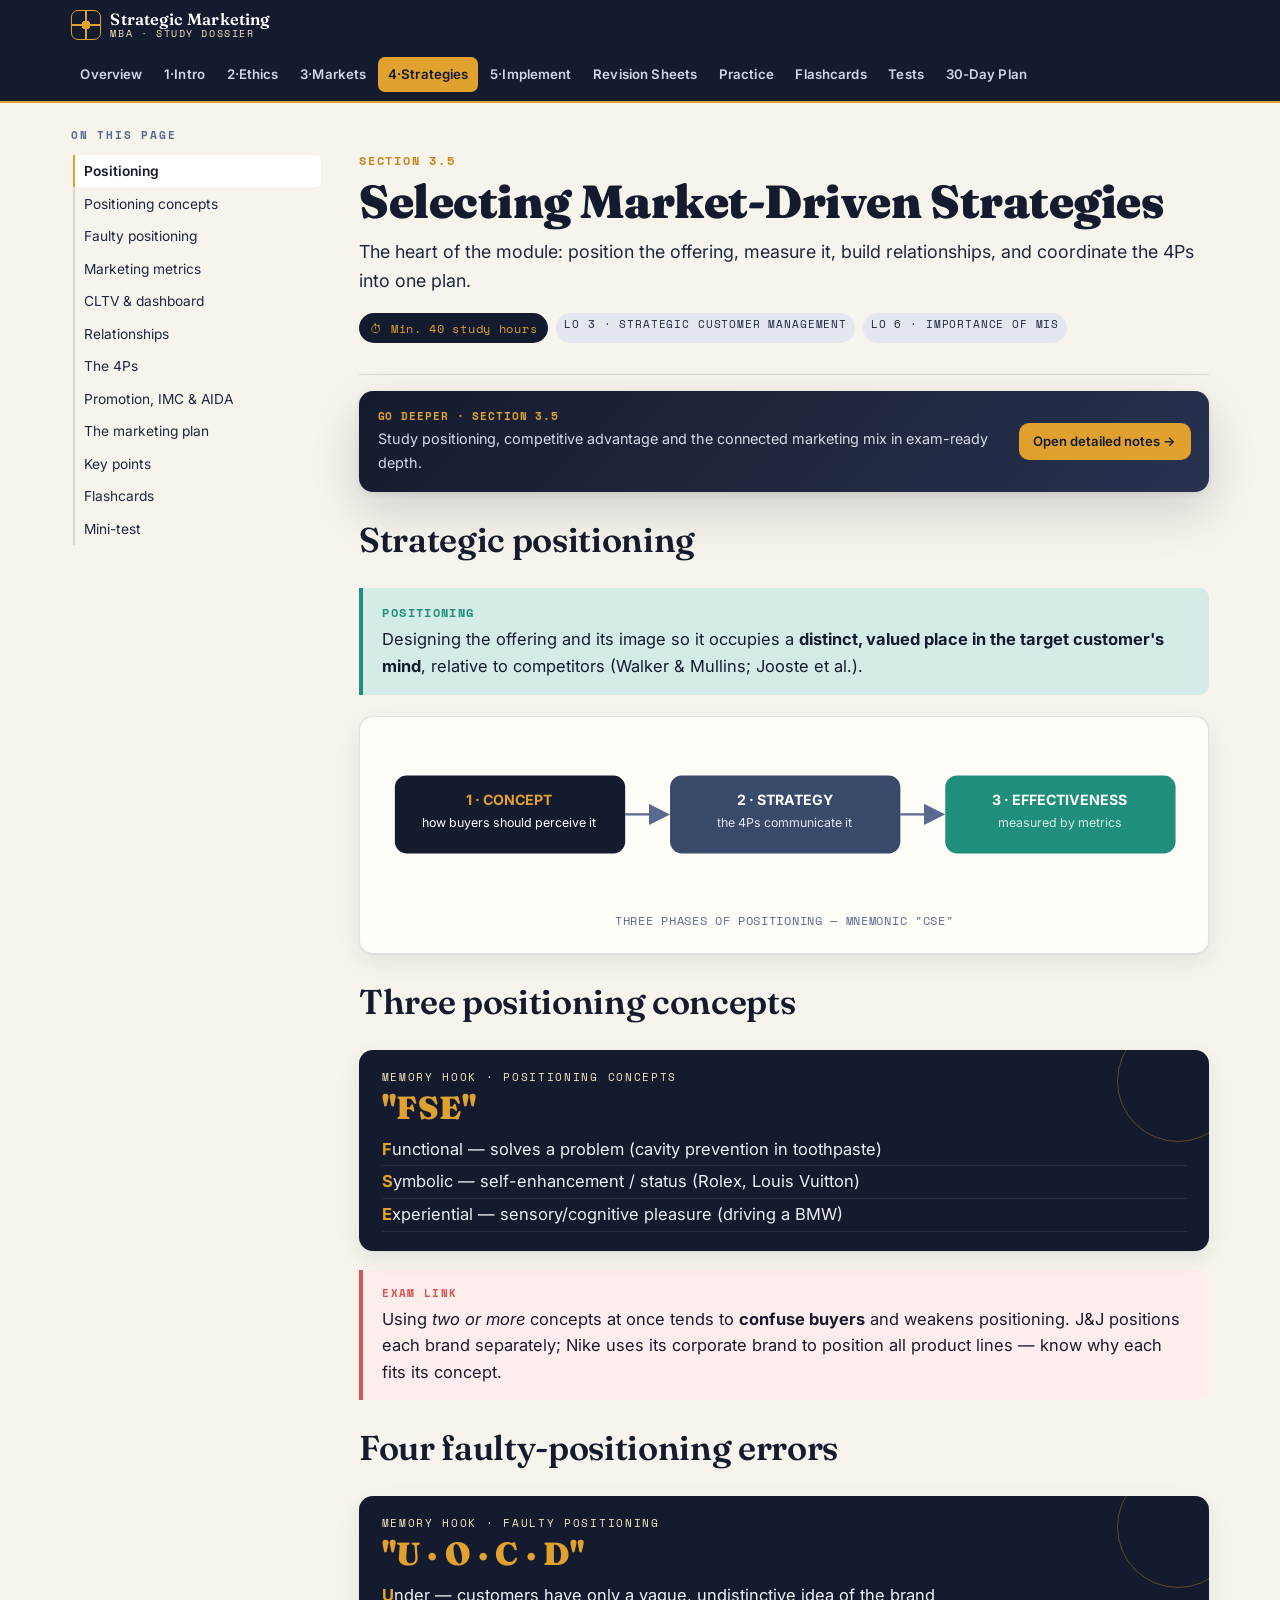
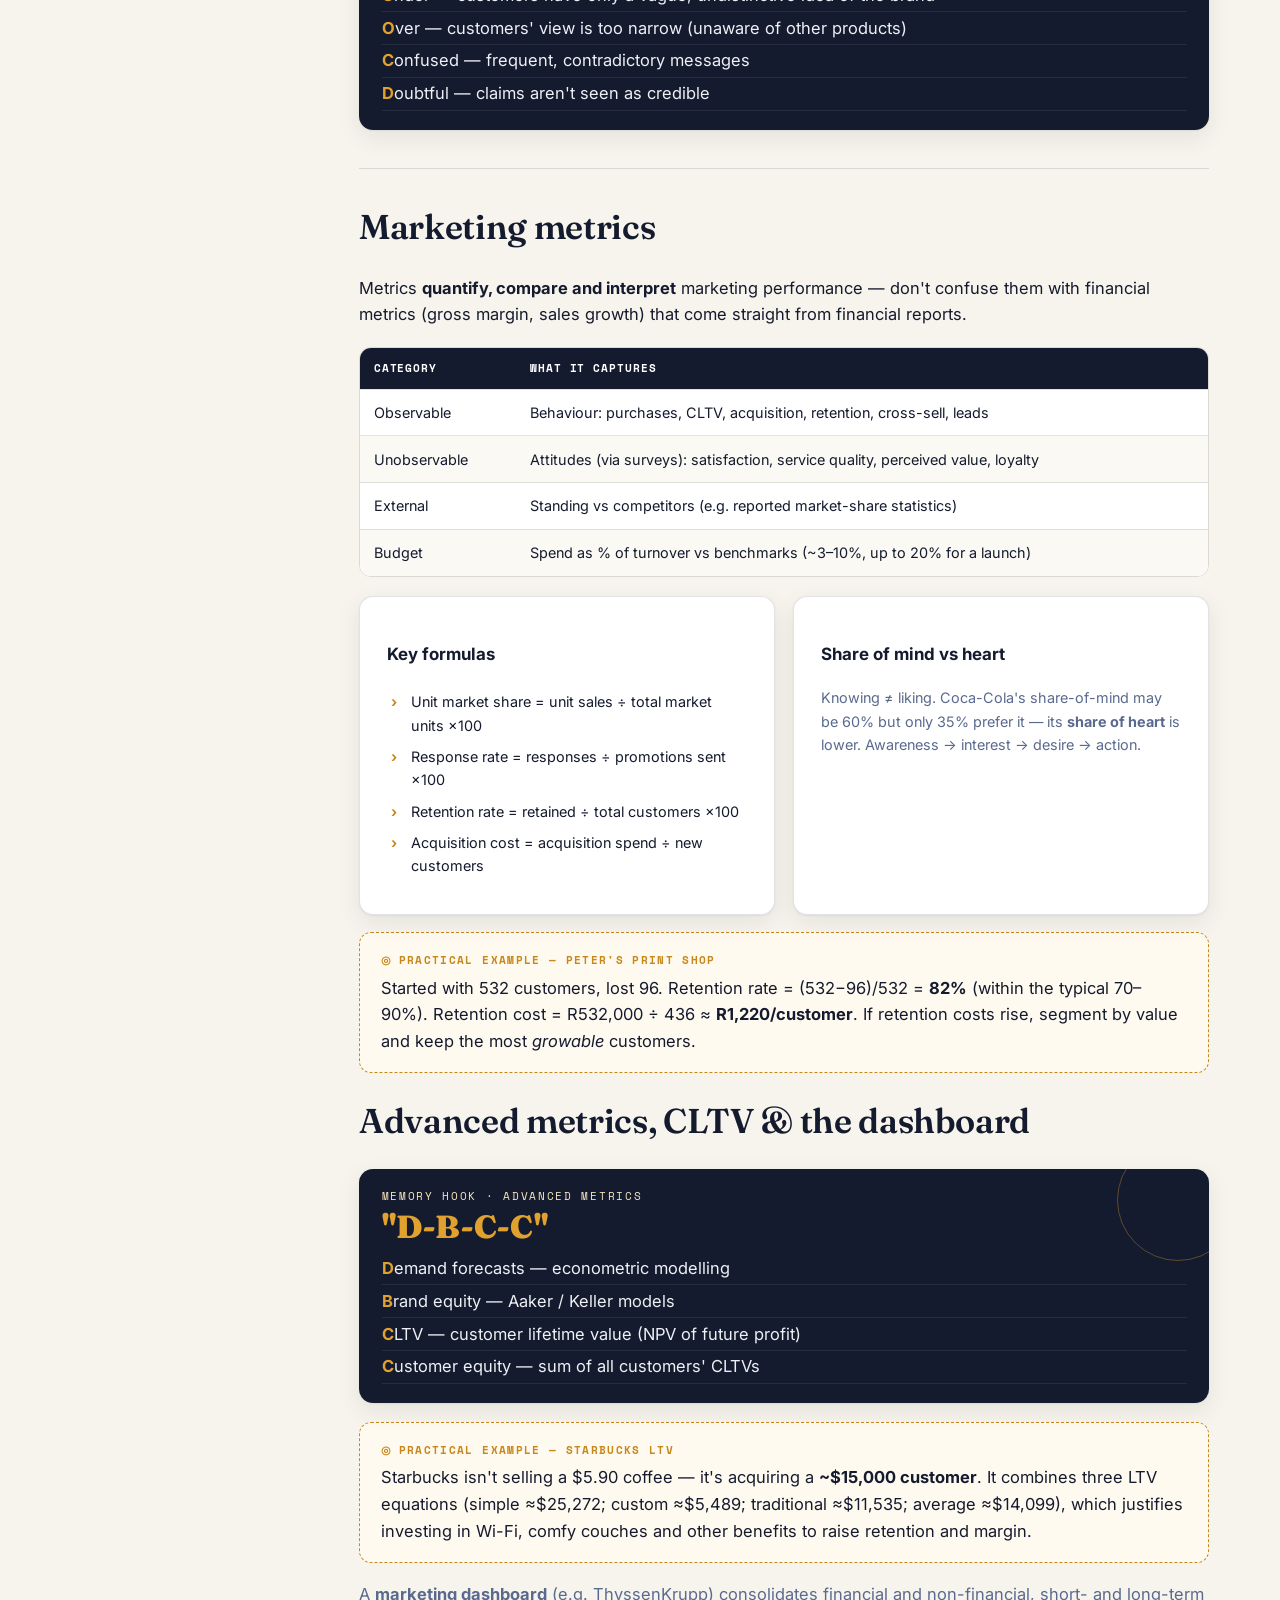
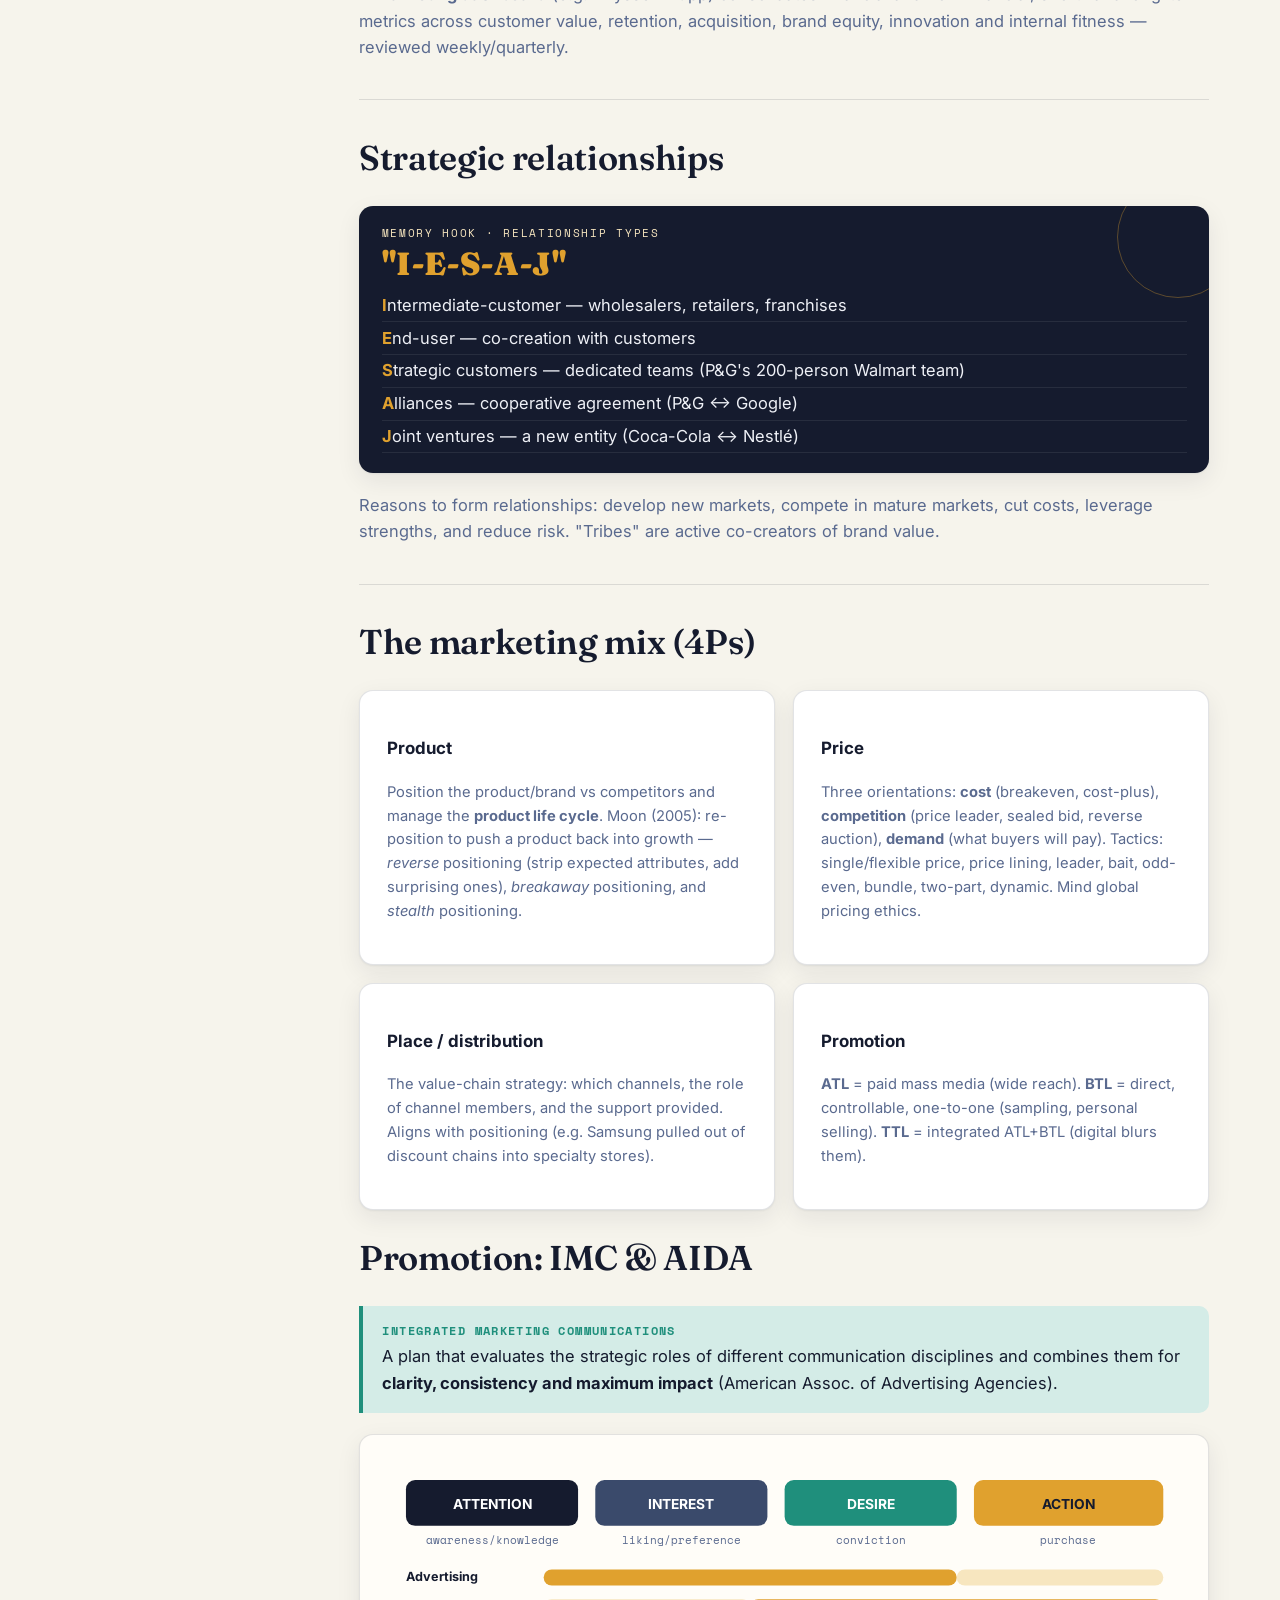
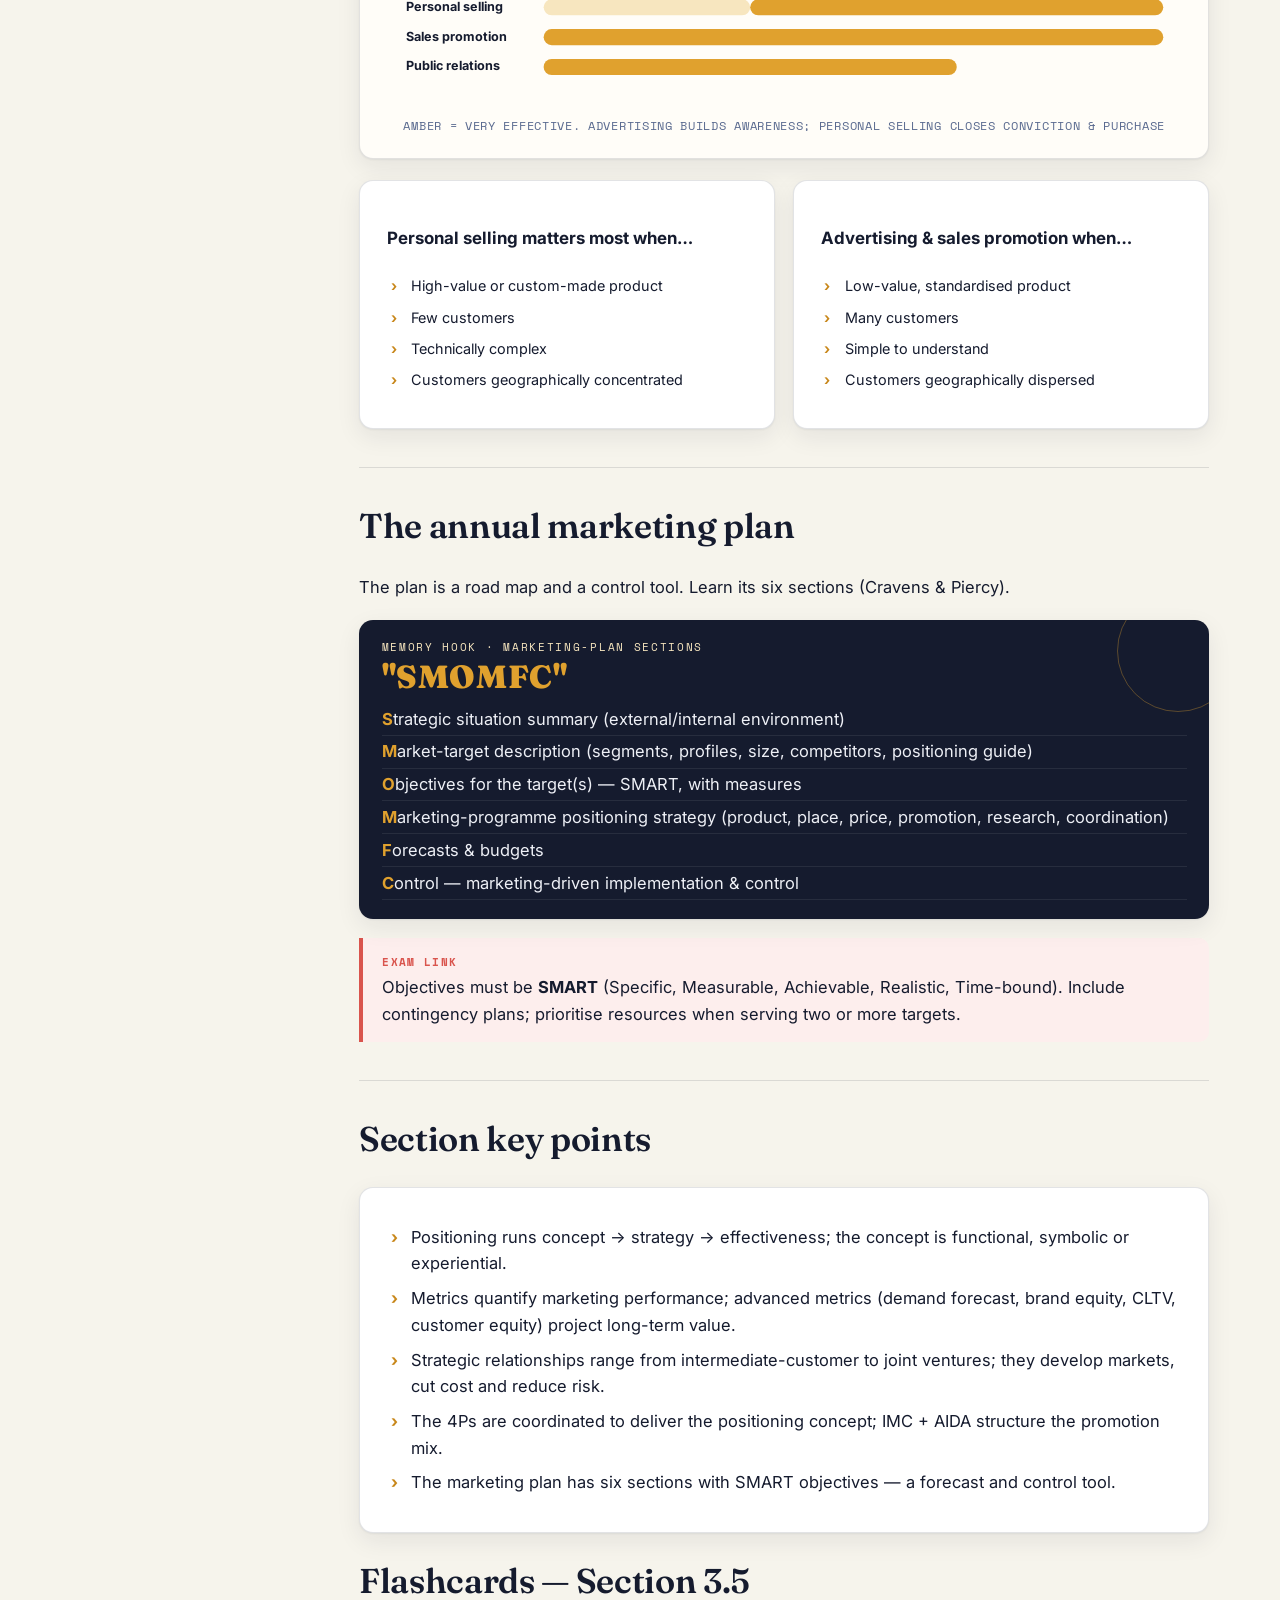
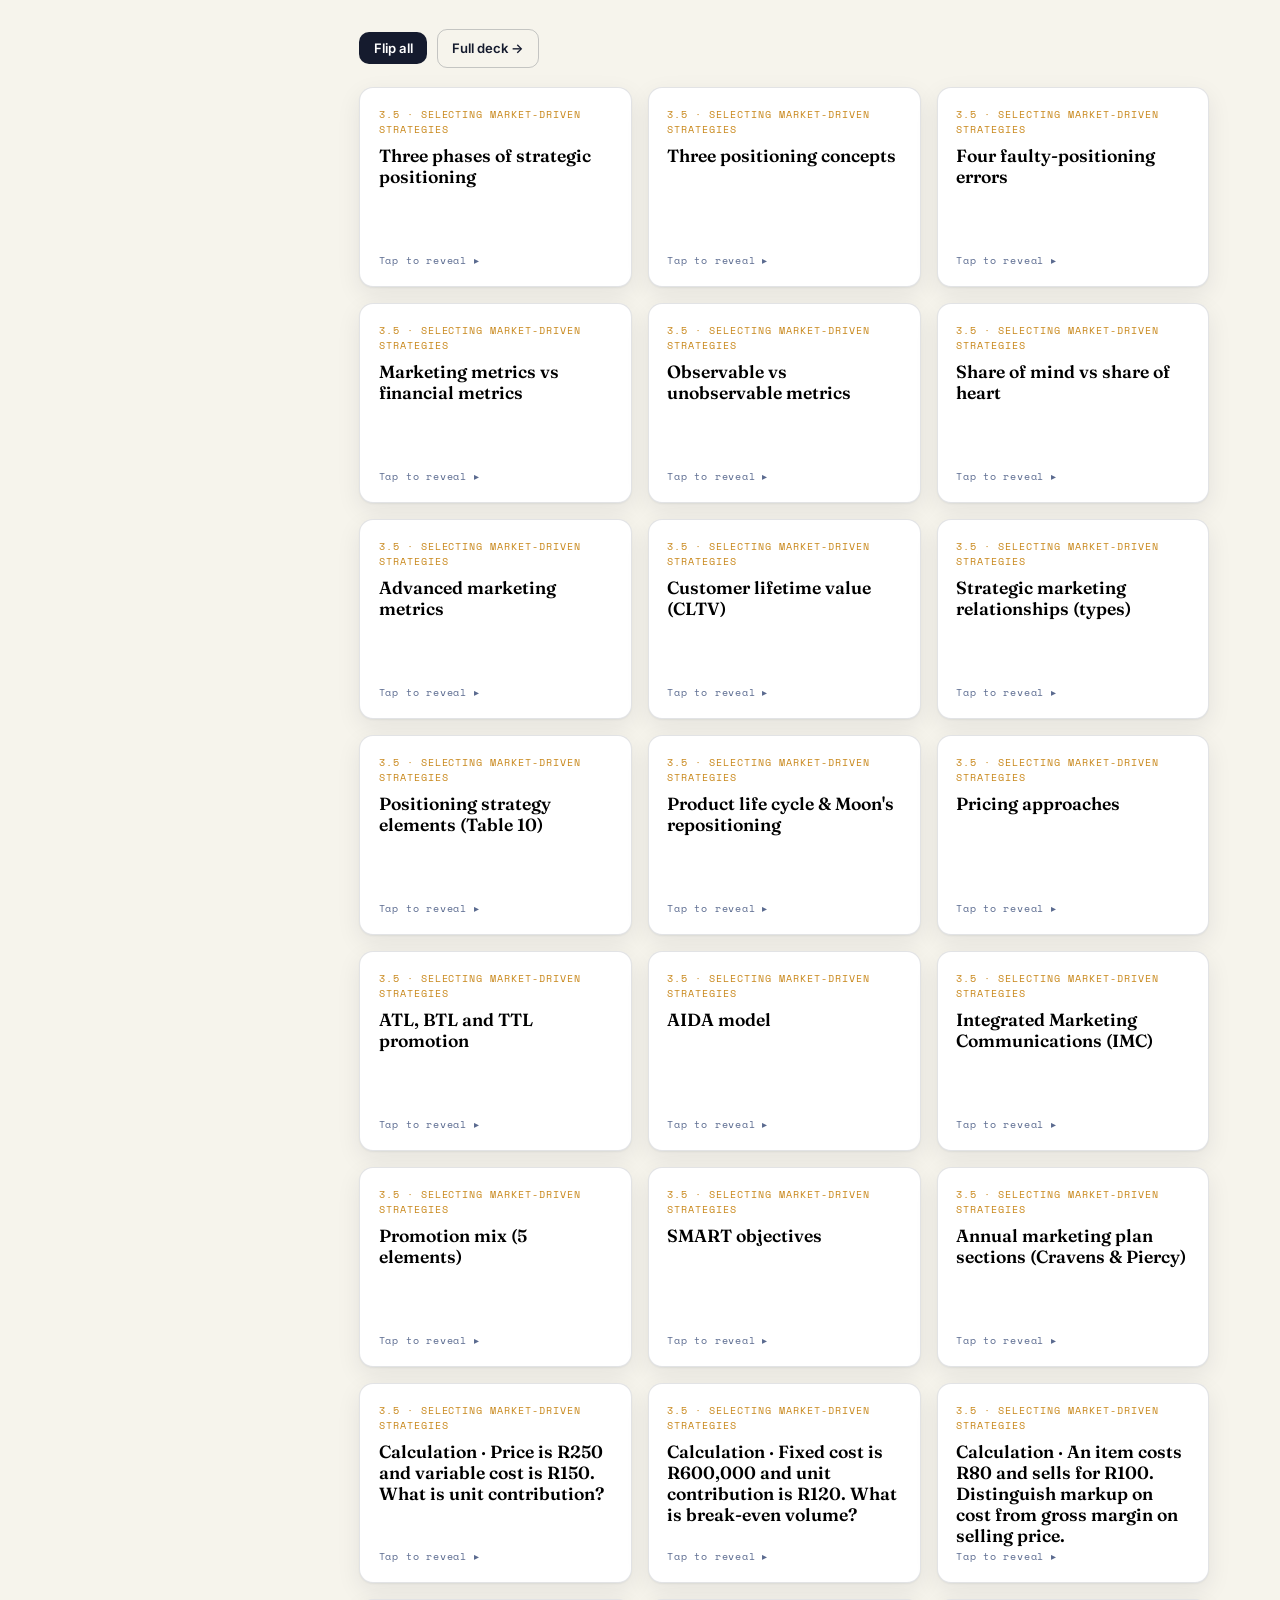
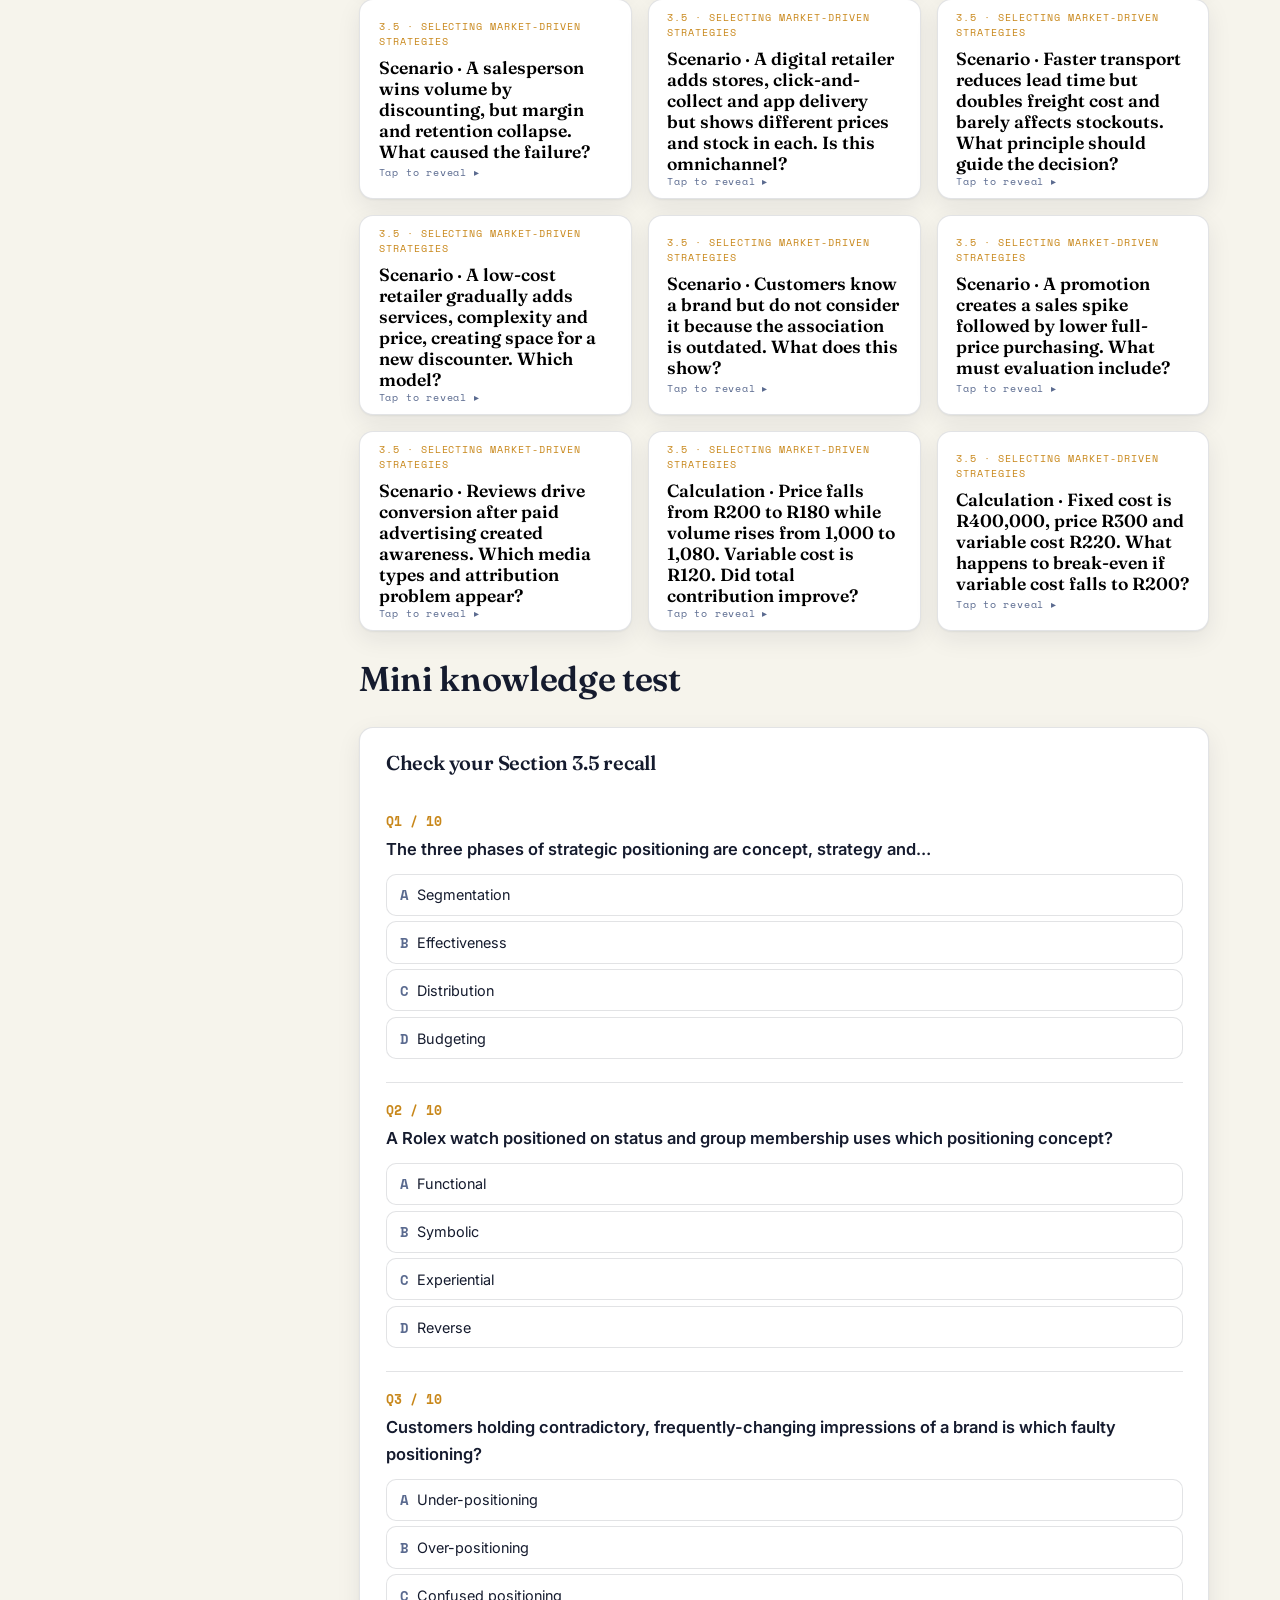
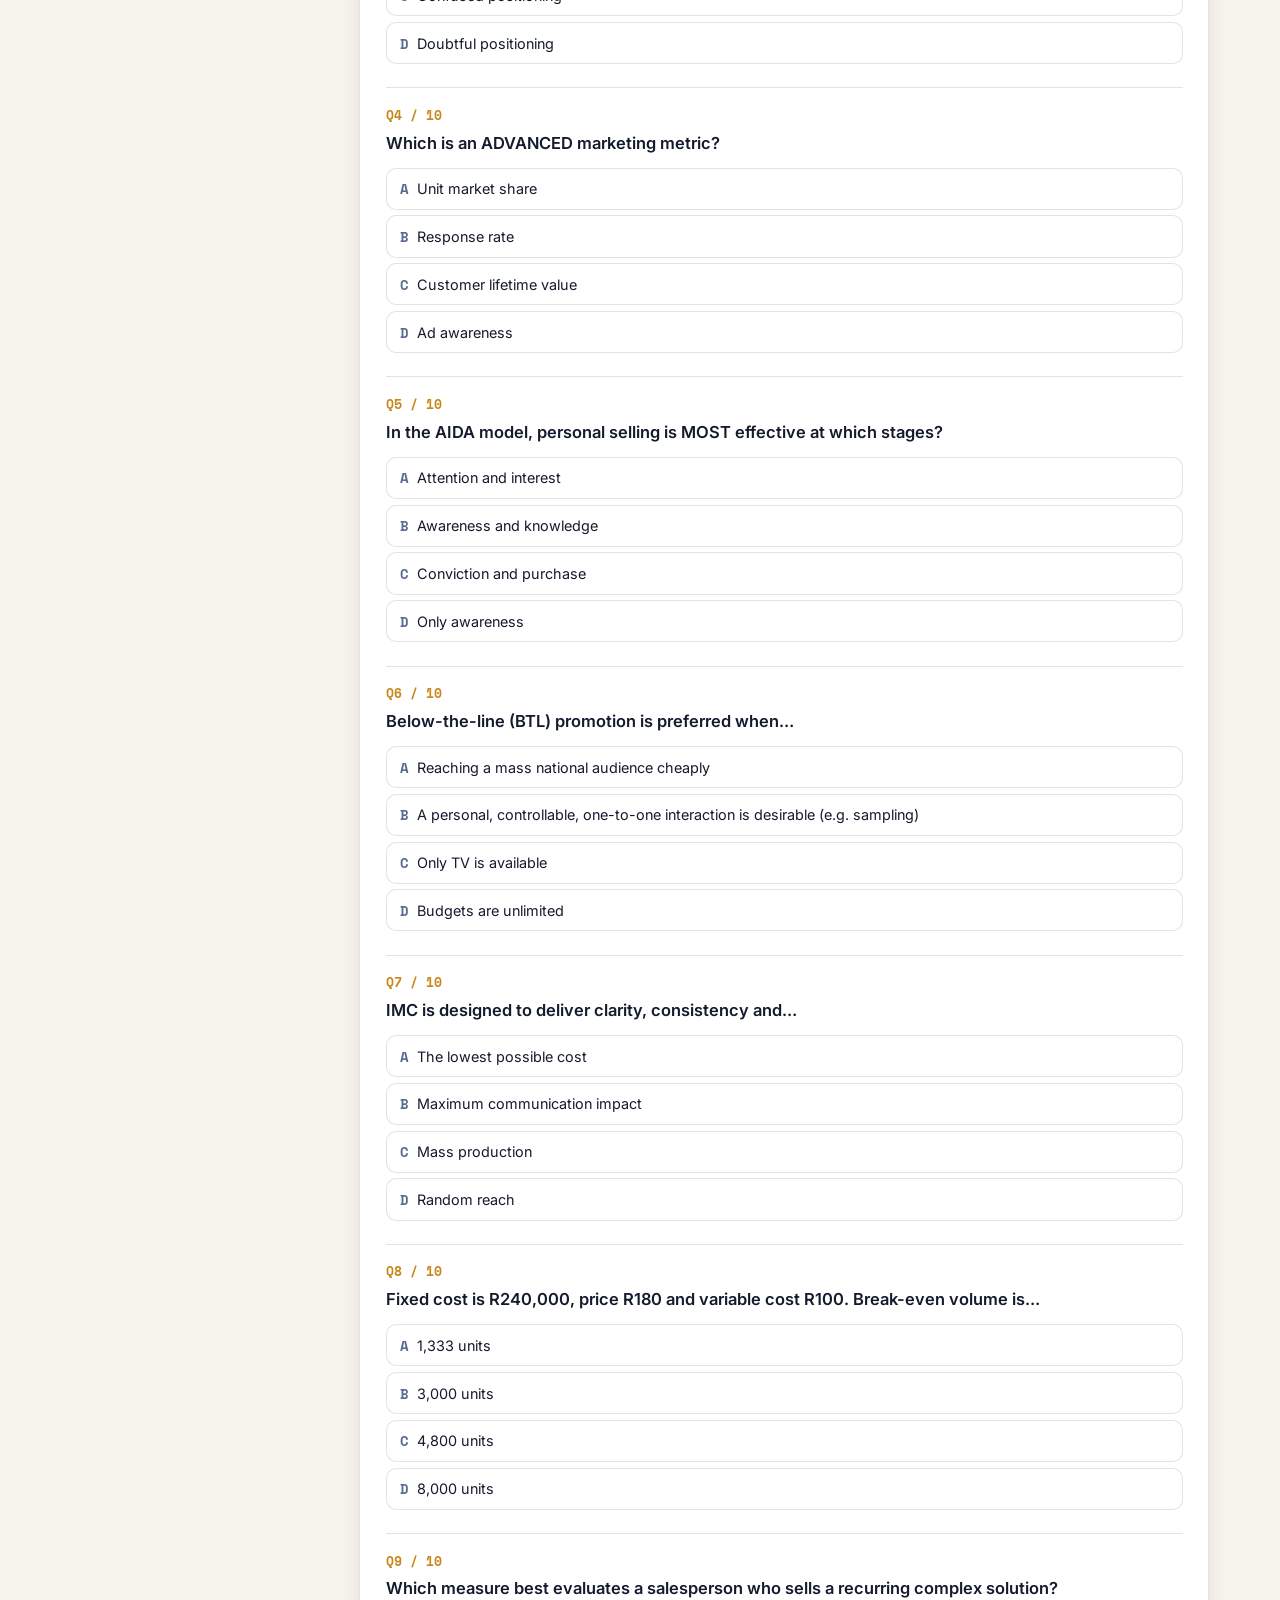
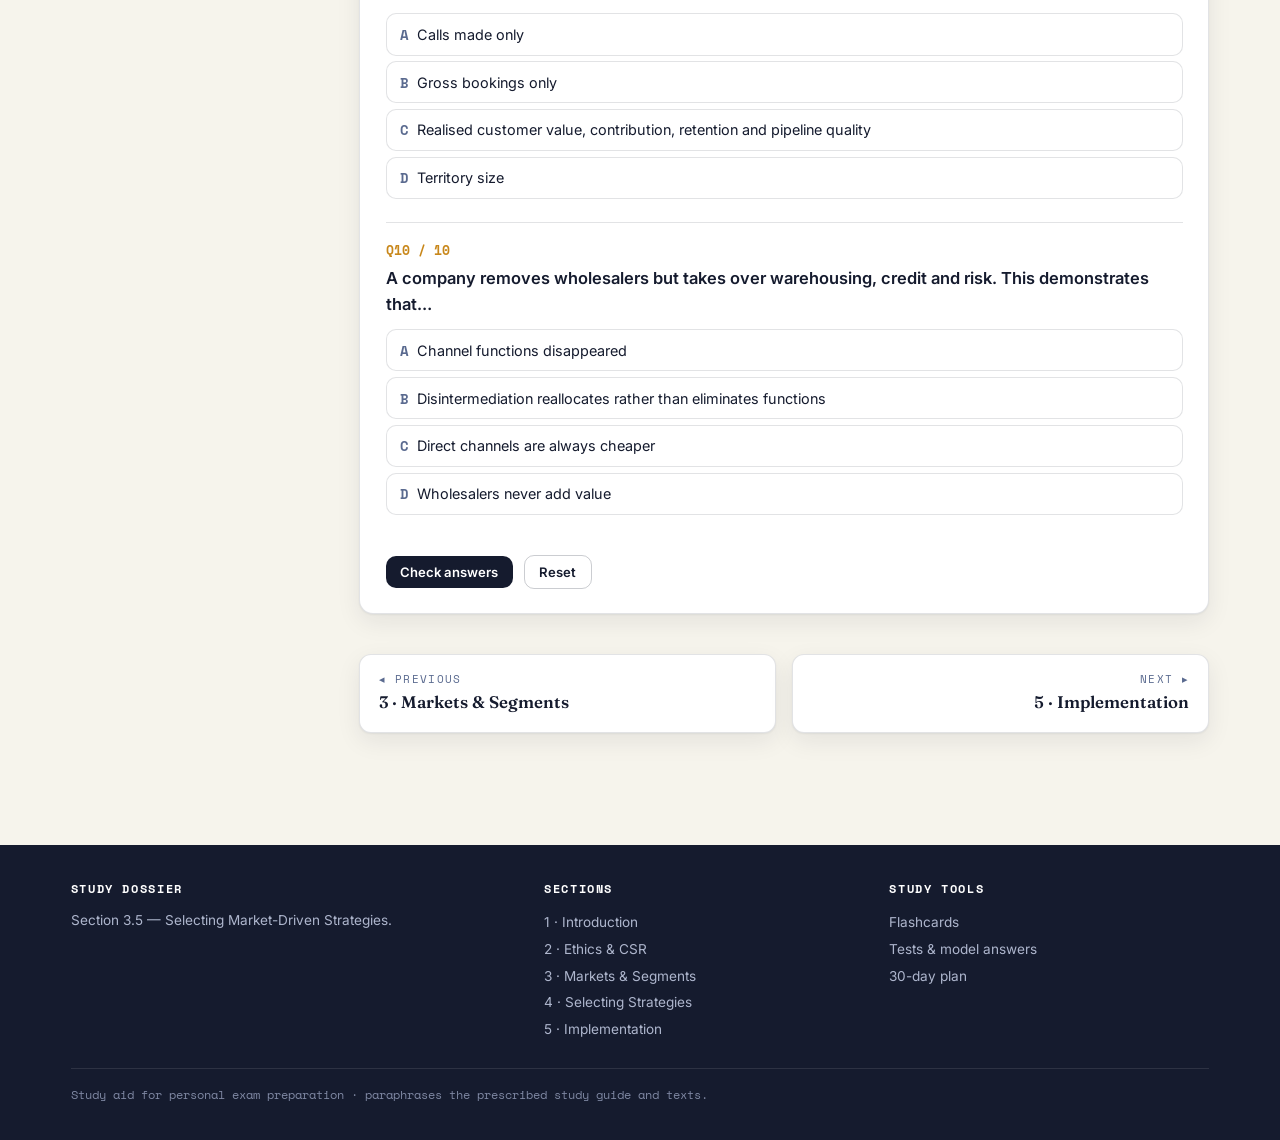
<file: section-4-strategies.html>
<!DOCTYPE html>
<html lang="en">
<head>
<meta charset="UTF-8">
<meta name="viewport" content="width=device-width, initial-scale=1.0">
<title>4 · Selecting Market-Driven Strategies</title>
  <link rel="manifest" href="manifest.webmanifest">
  <meta name="theme-color" content="#151b2e">
  <link rel="apple-touch-icon" href="icons/icon-180.png">
  <link rel="icon" type="image/png" href="icons/favicon-64.png">
  <meta name="apple-mobile-web-app-capable" content="yes">
  <meta name="apple-mobile-web-app-status-bar-style" content="black-translucent">
  <meta name="apple-mobile-web-app-title" content="SM Dossier">
  <link rel="stylesheet" href="styles.css?v=9">
</head>
<body>

<header class="topbar"><div class="inner">
  <a class="brand" href="index.html"><span class="mark"></span><span class="btxt"><b>Strategic Marketing</b><span class="sub">MBA · Study Dossier</span></span></a>
  <button class="navtoggle" aria-label="Menu">☰</button>
  <nav class="navlinks">
    <a href="index.html">Overview</a>
    <a href="section-1-intro.html">1·Intro</a>
    <a href="section-2-ethics.html">2·Ethics</a>
    <a href="section-3-markets.html">3·Markets</a>
    <a href="section-4-strategies.html">4·Strategies</a>
    <a href="section-5-implementation.html">5·Implement</a>
    <a href="revision-sheets.html">Revision Sheets</a><a href="practice.html">Practice</a>
    <a href="flashcards.html">Flashcards</a>
    <a href="tests.html">Tests</a>
    <a href="calendar.html">30-Day Plan</a>
  </nav>
</div></header>

<div class="section-shell">
  <aside class="spine">
    <h5>On this page</h5>
    <a href="#positioning">Positioning</a>
    <a href="#concepts">Positioning concepts</a>
    <a href="#faulty">Faulty positioning</a>
    <a href="#metrics">Marketing metrics</a>
    <a href="#cltv">CLTV &amp; dashboard</a>
    <a href="#relationships">Relationships</a>
    <a href="#mix">The 4Ps</a>
    <a href="#promo">Promotion, IMC &amp; AIDA</a>
    <a href="#plan">The marketing plan</a>
    <a href="#keys">Key points</a>
    <a href="#cards">Flashcards</a>
    <a href="#quiz">Mini-test</a>
  </aside>

  <main class="content">
    <div class="page-head">
      <div class="tab">Section 3.5</div>
      <h1>Selecting Market-Driven Strategies</h1>
      <p class="lead">The heart of the module: position the offering, measure it, build relationships, and coordinate the 4Ps into one plan.</p>
      <div class="pill-row">
        <span class="hours-chip">⏱ Min. 40 study hours</span>
        <span class="chip">LO 3 · strategic customer management</span>
        <span class="chip">LO 6 · importance of MIS</span>
      </div>
    </div>

    <div class="deep-notes-callout"><div><div class="kicker">Go deeper · Section 3.5</div><p>Study positioning, competitive advantage and the connected marketing mix in exam-ready depth.</p></div><a class="btn btn-amber btn-sm" href="deep-notes.html?section=s4">Open detailed notes →</a></div>

    <section id="positioning" class="anchor">
      <h2>Strategic positioning</h2>
      <div class="define"><span class="term">Positioning</span>Designing the offering and its image so it occupies a <strong>distinct, valued place in the target customer's mind</strong>, relative to competitors (Walker &amp; Mullins; Jooste et al.).</div>
      <figure class="figure">
        <svg viewBox="0 0 680 130" role="img" aria-label="Three positioning phases: concept, strategy, effectiveness">
          <defs><marker id="p1" markerWidth="9" markerHeight="9" refX="7" refY="4.5" orient="auto"><path d="M0,0 L9,4.5 L0,9 Z" fill="#5a6a8f"/></marker></defs>
          <g font-family="'Inter',sans-serif">
            <rect x="10" y="30" width="195" height="66" rx="10" fill="#151b2e"/><text x="107" y="55" text-anchor="middle" fill="#e0a12e" font-size="12" font-weight="700">1 · CONCEPT</text><text x="107" y="74" text-anchor="middle" fill="#fff" font-size="10.5">how buyers should perceive it</text>
            <rect x="243" y="30" width="195" height="66" rx="10" fill="#3a4a6b"/><text x="340" y="55" text-anchor="middle" fill="#fff" font-size="12" font-weight="700">2 · STRATEGY</text><text x="340" y="74" text-anchor="middle" fill="#dfe4f0" font-size="10.5">the 4Ps communicate it</text>
            <rect x="476" y="30" width="195" height="66" rx="10" fill="#1f8f7c"/><text x="573" y="55" text-anchor="middle" fill="#fff" font-size="12" font-weight="700">3 · EFFECTIVENESS</text><text x="573" y="74" text-anchor="middle" fill="#d4ece7" font-size="10.5">measured by metrics</text>
          </g>
          <path d="M205,63 L239,63" stroke="#5a6a8f" stroke-width="2" marker-end="url(#p1)"/>
          <path d="M438,63 L472,63" stroke="#5a6a8f" stroke-width="2" marker-end="url(#p1)"/>
        </svg>
        <figcaption>Three phases of positioning — mnemonic "CSE"</figcaption>
      </figure>
    </section>

    <section id="concepts" class="anchor">
      <h2>Three positioning concepts</h2>
      <div class="mnemonic">
        <div class="lbl">Memory hook · positioning concepts</div>
        <div class="key">"FSE"</div>
        <ul>
          <li><b>F</b>unctional — solves a problem (cavity prevention in toothpaste)</li>
          <li><b>S</b>ymbolic — self-enhancement / status (Rolex, Louis Vuitton)</li>
          <li><b>E</b>xperiential — sensory/cognitive pleasure (driving a BMW)</li>
        </ul>
      </div>
      <div class="exam-tip"><span class="lbl">Exam link</span>Using <em>two or more</em> concepts at once tends to <strong>confuse buyers</strong> and weakens positioning. J&amp;J positions each brand separately; Nike uses its corporate brand to position all product lines — know why each fits its concept.</div>
    </section>

    <section id="faulty" class="anchor">
      <h2>Four faulty-positioning errors</h2>
      <div class="mnemonic">
        <div class="lbl">Memory hook · faulty positioning</div>
        <div class="key">"U · O · C · D"</div>
        <ul>
          <li><b>U</b>nder — customers have only a vague, undistinctive idea of the brand</li>
          <li><b>O</b>ver — customers' view is too narrow (unaware of other products)</li>
          <li><b>C</b>onfused — frequent, contradictory messages</li>
          <li><b>D</b>oubtful — claims aren't seen as credible</li>
        </ul>
      </div>
    </section>

    <div class="divider"></div>

    <section id="metrics" class="anchor">
      <h2>Marketing metrics</h2>
      <p>Metrics <strong>quantify, compare and interpret</strong> marketing performance — don't confuse them with financial metrics (gross margin, sales growth) that come straight from financial reports.</p>
      <div class="tbl-wrap">
        <table class="data">
          <thead><tr><th>Category</th><th>What it captures</th></tr></thead>
          <tbody>
            <tr><td>Observable</td><td>Behaviour: purchases, CLTV, acquisition, retention, cross-sell, leads</td></tr>
            <tr><td>Unobservable</td><td>Attitudes (via surveys): satisfaction, service quality, perceived value, loyalty</td></tr>
            <tr><td>External</td><td>Standing vs competitors (e.g. reported market-share statistics)</td></tr>
            <tr><td>Budget</td><td>Spend as % of turnover vs benchmarks (~3–10%, up to 20% for a launch)</td></tr>
          </tbody>
        </table>
      </div>
      <div class="two-col">
        <div class="block" style="margin:0"><h4>Key formulas</h4><ul class="note-list" style="font-size:.9rem"><li>Unit market share = unit sales ÷ total market units ×100</li><li>Response rate = responses ÷ promotions sent ×100</li><li>Retention rate = retained ÷ total customers ×100</li><li>Acquisition cost = acquisition spend ÷ new customers</li></ul></div>
        <div class="block" style="margin:0"><h4>Share of mind vs heart</h4><p class="muted" style="font-size:.9rem;margin-bottom:0">Knowing ≠ liking. Coca-Cola's share-of-mind may be 60% but only 35% prefer it — its <strong>share of heart</strong> is lower. Awareness → interest → desire → action.</p></div>
      </div>
      <div class="example"><span class="lbl">Practical example — Peter's Print Shop</span>Started with 532 customers, lost 96. Retention rate = (532−96)/532 = <strong>82%</strong> (within the typical 70–90%). Retention cost = R532,000 ÷ 436 ≈ <strong>R1,220/customer</strong>. If retention costs rise, segment by value and keep the most <em>growable</em> customers.</div>
    </section>

    <section id="cltv" class="anchor">
      <h2>Advanced metrics, CLTV &amp; the dashboard</h2>
      <div class="mnemonic">
        <div class="lbl">Memory hook · advanced metrics</div>
        <div class="key">"D-B-C-C"</div>
        <ul>
          <li><b>D</b>emand forecasts — econometric modelling</li>
          <li><b>B</b>rand equity — Aaker / Keller models</li>
          <li><b>C</b>LTV — customer lifetime value (NPV of future profit)</li>
          <li><b>C</b>ustomer equity — sum of all customers' CLTVs</li>
        </ul>
      </div>
      <div class="example"><span class="lbl">Practical example — Starbucks LTV</span>Starbucks isn't selling a $5.90 coffee — it's acquiring a <strong>~$15,000 customer</strong>. It combines three LTV equations (simple ≈$25,272; custom ≈$5,489; traditional ≈$11,535; average ≈$14,099), which justifies investing in Wi-Fi, comfy couches and other benefits to raise retention and margin.</div>
      <p class="muted">A <strong>marketing dashboard</strong> (e.g. ThyssenKrupp) consolidates financial and non-financial, short- and long-term metrics across customer value, retention, acquisition, brand equity, innovation and internal fitness — reviewed weekly/quarterly.</p>
    </section>

    <div class="divider"></div>

    <section id="relationships" class="anchor">
      <h2>Strategic relationships</h2>
      <div class="mnemonic">
        <div class="lbl">Memory hook · relationship types</div>
        <div class="key">"I-E-S-A-J"</div>
        <ul>
          <li><b>I</b>ntermediate-customer — wholesalers, retailers, franchises</li>
          <li><b>E</b>nd-user — co-creation with customers</li>
          <li><b>S</b>trategic customers — dedicated teams (P&amp;G's 200-person Walmart team)</li>
          <li><b>A</b>lliances — cooperative agreement (P&amp;G ↔ Google)</li>
          <li><b>J</b>oint ventures — a new entity (Coca-Cola ↔ Nestlé)</li>
        </ul>
      </div>
      <p class="muted">Reasons to form relationships: develop new markets, compete in mature markets, cut costs, leverage strengths, and reduce risk. "Tribes" are active co-creators of brand value.</p>
    </section>

    <div class="divider"></div>

    <section id="mix" class="anchor">
      <h2>The marketing mix (4Ps)</h2>
      <div class="card-grid cols-2">
        <div class="block" style="margin:0">
          <h4>Product</h4>
          <p class="muted" style="font-size:.92rem">Position the product/brand vs competitors and manage the <strong>product life cycle</strong>. Moon (2005): re-position to push a product back into growth — <em>reverse</em> positioning (strip expected attributes, add surprising ones), <em>breakaway</em> positioning, and <em>stealth</em> positioning.</p>
        </div>
        <div class="block" style="margin:0">
          <h4>Price</h4>
          <p class="muted" style="font-size:.92rem">Three orientations: <strong>cost</strong> (breakeven, cost-plus), <strong>competition</strong> (price leader, sealed bid, reverse auction), <strong>demand</strong> (what buyers will pay). Tactics: single/flexible price, price lining, leader, bait, odd-even, bundle, two-part, dynamic. Mind global pricing ethics.</p>
        </div>
        <div class="block" style="margin:0">
          <h4>Place / distribution</h4>
          <p class="muted" style="font-size:.92rem">The value-chain strategy: which channels, the role of channel members, and the support provided. Aligns with positioning (e.g. Samsung pulled out of discount chains into specialty stores).</p>
        </div>
        <div class="block" style="margin:0">
          <h4>Promotion</h4>
          <p class="muted" style="font-size:.92rem"><strong>ATL</strong> = paid mass media (wide reach). <strong>BTL</strong> = direct, controllable, one-to-one (sampling, personal selling). <strong>TTL</strong> = integrated ATL+BTL (digital blurs them).</p>
        </div>
      </div>
    </section>

    <section id="promo" class="anchor">
      <h2>Promotion: IMC &amp; AIDA</h2>
      <div class="define"><span class="term">Integrated Marketing Communications</span>A plan that evaluates the strategic roles of different communication disciplines and combines them for <strong>clarity, consistency and maximum impact</strong> (American Assoc. of Advertising Agencies).</div>
      <figure class="figure">
        <svg viewBox="0 0 700 210" role="img" aria-label="AIDA mapped to the promotion mix">
          <g font-family="'Inter',sans-serif">
            <!-- AIDA row -->
            <g font-weight="700" font-size="12">
              <rect x="20" y="20" width="150" height="40" rx="8" fill="#151b2e"/><text x="95" y="45" text-anchor="middle" fill="#fff">ATTENTION</text>
              <rect x="185" y="20" width="150" height="40" rx="8" fill="#3a4a6b"/><text x="260" y="45" text-anchor="middle" fill="#fff">INTEREST</text>
              <rect x="350" y="20" width="150" height="40" rx="8" fill="#1f8f7c"/><text x="425" y="45" text-anchor="middle" fill="#fff">DESIRE</text>
              <rect x="515" y="20" width="165" height="40" rx="8" fill="#e0a12e"/><text x="597" y="45" text-anchor="middle" fill="#151b2e">ACTION</text>
            </g>
            <g font-size="9.5" fill="#5a6a8f" font-family="'Space Mono',monospace">
              <text x="95" y="76" text-anchor="middle">awareness/knowledge</text>
              <text x="260" y="76" text-anchor="middle">liking/preference</text>
              <text x="425" y="76" text-anchor="middle">conviction</text>
              <text x="597" y="76" text-anchor="middle">purchase</text>
            </g>
            <!-- promotion mix effectiveness bars -->
            <g font-size="11" fill="#151b2e">
              <text x="20" y="108" font-weight="700">Advertising</text>
              <rect x="140" y="98" width="360" height="14" rx="7" fill="#e0a12e"/><rect x="500" y="98" width="180" height="14" rx="7" fill="#f7e6bf"/>
              <text x="20" y="134" font-weight="700">Personal selling</text>
              <rect x="140" y="124" width="180" height="14" rx="7" fill="#f7e6bf"/><rect x="320" y="124" width="360" height="14" rx="7" fill="#e0a12e"/>
              <text x="20" y="160" font-weight="700">Sales promotion</text>
              <rect x="140" y="150" width="540" height="14" rx="7" fill="#e0a12e"/>
              <text x="20" y="186" font-weight="700">Public relations</text>
              <rect x="140" y="176" width="360" height="14" rx="7" fill="#e0a12e"/>
            </g>
          </g>
        </svg>
        <figcaption>Amber = very effective. Advertising builds awareness; personal selling closes conviction &amp; purchase</figcaption>
      </figure>
      <div class="two-col">
        <div class="block" style="margin:0"><h4>Personal selling matters most when…</h4><ul class="note-list" style="font-size:.9rem"><li>High-value or custom-made product</li><li>Few customers</li><li>Technically complex</li><li>Customers geographically concentrated</li></ul></div>
        <div class="block" style="margin:0"><h4>Advertising &amp; sales promotion when…</h4><ul class="note-list" style="font-size:.9rem"><li>Low-value, standardised product</li><li>Many customers</li><li>Simple to understand</li><li>Customers geographically dispersed</li></ul></div>
      </div>
    </section>

    <div class="divider"></div>

    <section id="plan" class="anchor">
      <h2>The annual marketing plan</h2>
      <p>The plan is a road map and a control tool. Learn its six sections (Cravens &amp; Piercy).</p>
      <div class="mnemonic">
        <div class="lbl">Memory hook · marketing-plan sections</div>
        <div class="key">"SMOMFC"</div>
        <ul>
          <li><b>S</b>trategic situation summary (external/internal environment)</li>
          <li><b>M</b>arket-target description (segments, profiles, size, competitors, positioning guide)</li>
          <li><b>O</b>bjectives for the target(s) — SMART, with measures</li>
          <li><b>M</b>arketing-programme positioning strategy (product, place, price, promotion, research, coordination)</li>
          <li><b>F</b>orecasts &amp; budgets</li>
          <li><b>C</b>ontrol — marketing-driven implementation &amp; control</li>
        </ul>
      </div>
      <div class="exam-tip"><span class="lbl">Exam link</span>Objectives must be <strong>SMART</strong> (Specific, Measurable, Achievable, Realistic, Time-bound). Include contingency plans; prioritise resources when serving two or more targets.</div>
    </section>

    <div class="divider"></div>

    <section id="keys" class="anchor">
      <h2>Section key points</h2>
      <div class="block"><ul class="note-list">
        <li>Positioning runs concept → strategy → effectiveness; the concept is functional, symbolic or experiential.</li>
        <li>Metrics quantify marketing performance; advanced metrics (demand forecast, brand equity, CLTV, customer equity) project long-term value.</li>
        <li>Strategic relationships range from intermediate-customer to joint ventures; they develop markets, cut cost and reduce risk.</li>
        <li>The 4Ps are coordinated to deliver the positioning concept; IMC + AIDA structure the promotion mix.</li>
        <li>The marketing plan has six sections with SMART objectives — a forecast and control tool.</li>
      </ul></div>
    </section>

    <section id="cards" class="anchor">
      <h2>Flashcards — Section 3.5</h2>
      <div class="flash-controls">
        <button class="btn btn-dark btn-sm" data-flipall>Flip all</button>
        <a class="btn btn-ghost btn-sm" style="color:var(--ink);border-color:var(--line-strong)" href="flashcards.html">Full deck →</a>
      </div>
      <div class="flash-deck" data-flashdeck="s4"></div>
    </section>

    <section id="quiz" class="anchor">
      <h2>Mini knowledge test</h2>
      <div class="quiz" data-quiz="s4"><h3>Check your Section 3.5 recall</h3></div>
    </section>

    <div class="next-prev">
      <a class="prev" href="section-3-markets.html"><div class="dir">◂ Previous</div><div class="ttl">3 · Markets &amp; Segments</div></a>
      <a class="next" href="section-5-implementation.html"><div class="dir">Next ▸</div><div class="ttl">5 · Implementation</div></a>
    </div>
  </main>
</div>

<footer class="foot"><div class="inner">
  <div><h5>Study Dossier</h5><p style="font-size:.85rem">Section 3.5 — Selecting Market-Driven Strategies.</p></div>
  <div><h5>Sections</h5><a href="section-1-intro.html">1 · Introduction</a><a href="section-2-ethics.html">2 · Ethics &amp; CSR</a><a href="section-3-markets.html">3 · Markets &amp; Segments</a><a href="section-4-strategies.html">4 · Selecting Strategies</a><a href="section-5-implementation.html">5 · Implementation</a></div>
  <div><h5>Study tools</h5><a href="flashcards.html">Flashcards</a><a href="tests.html">Tests &amp; model answers</a><a href="calendar.html">30-day plan</a></div>
  <div class="fine">Study aid for personal exam preparation · paraphrases the prescribed study guide and texts.</div>
</div></footer>

<script src="data.js?v=7"></script>
<script src="assessment-data.js?v=7"></script>
<script src="app.js?v=9.2"></script>
</body>
</html>
</file>
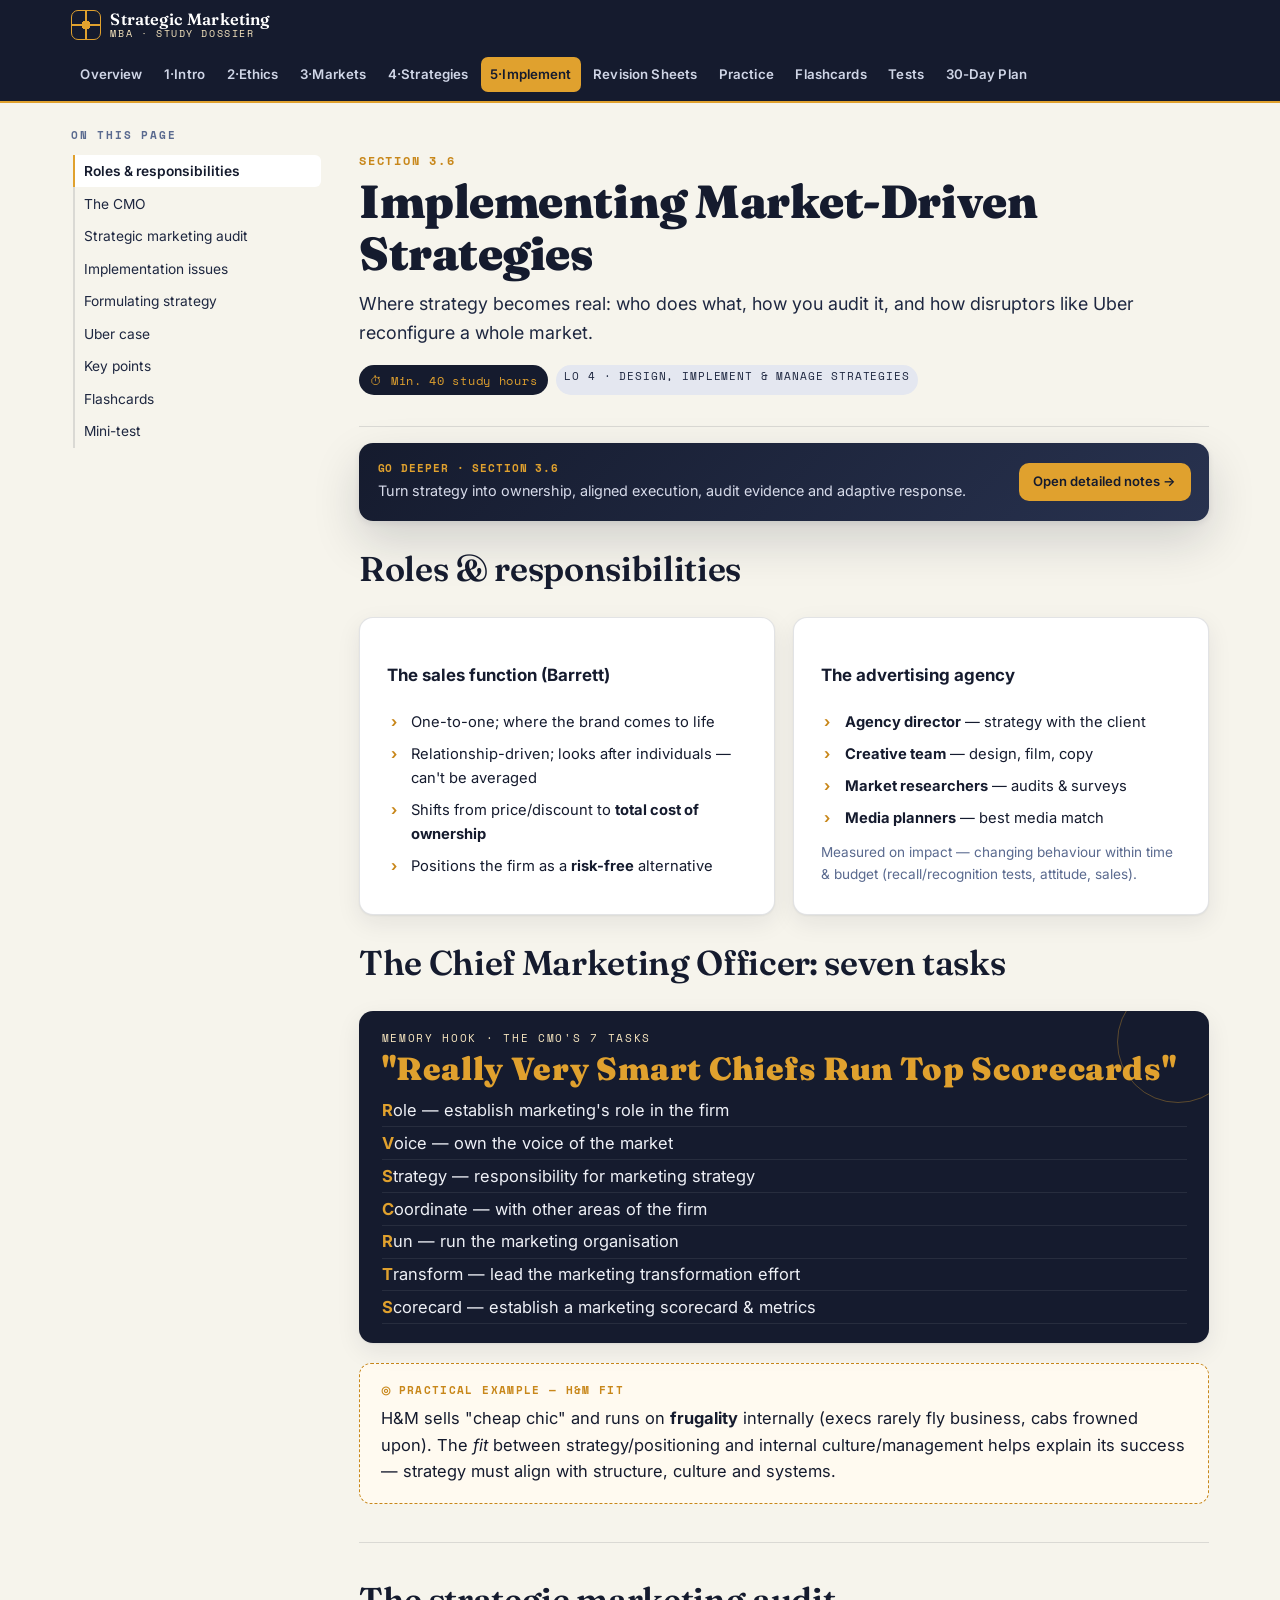
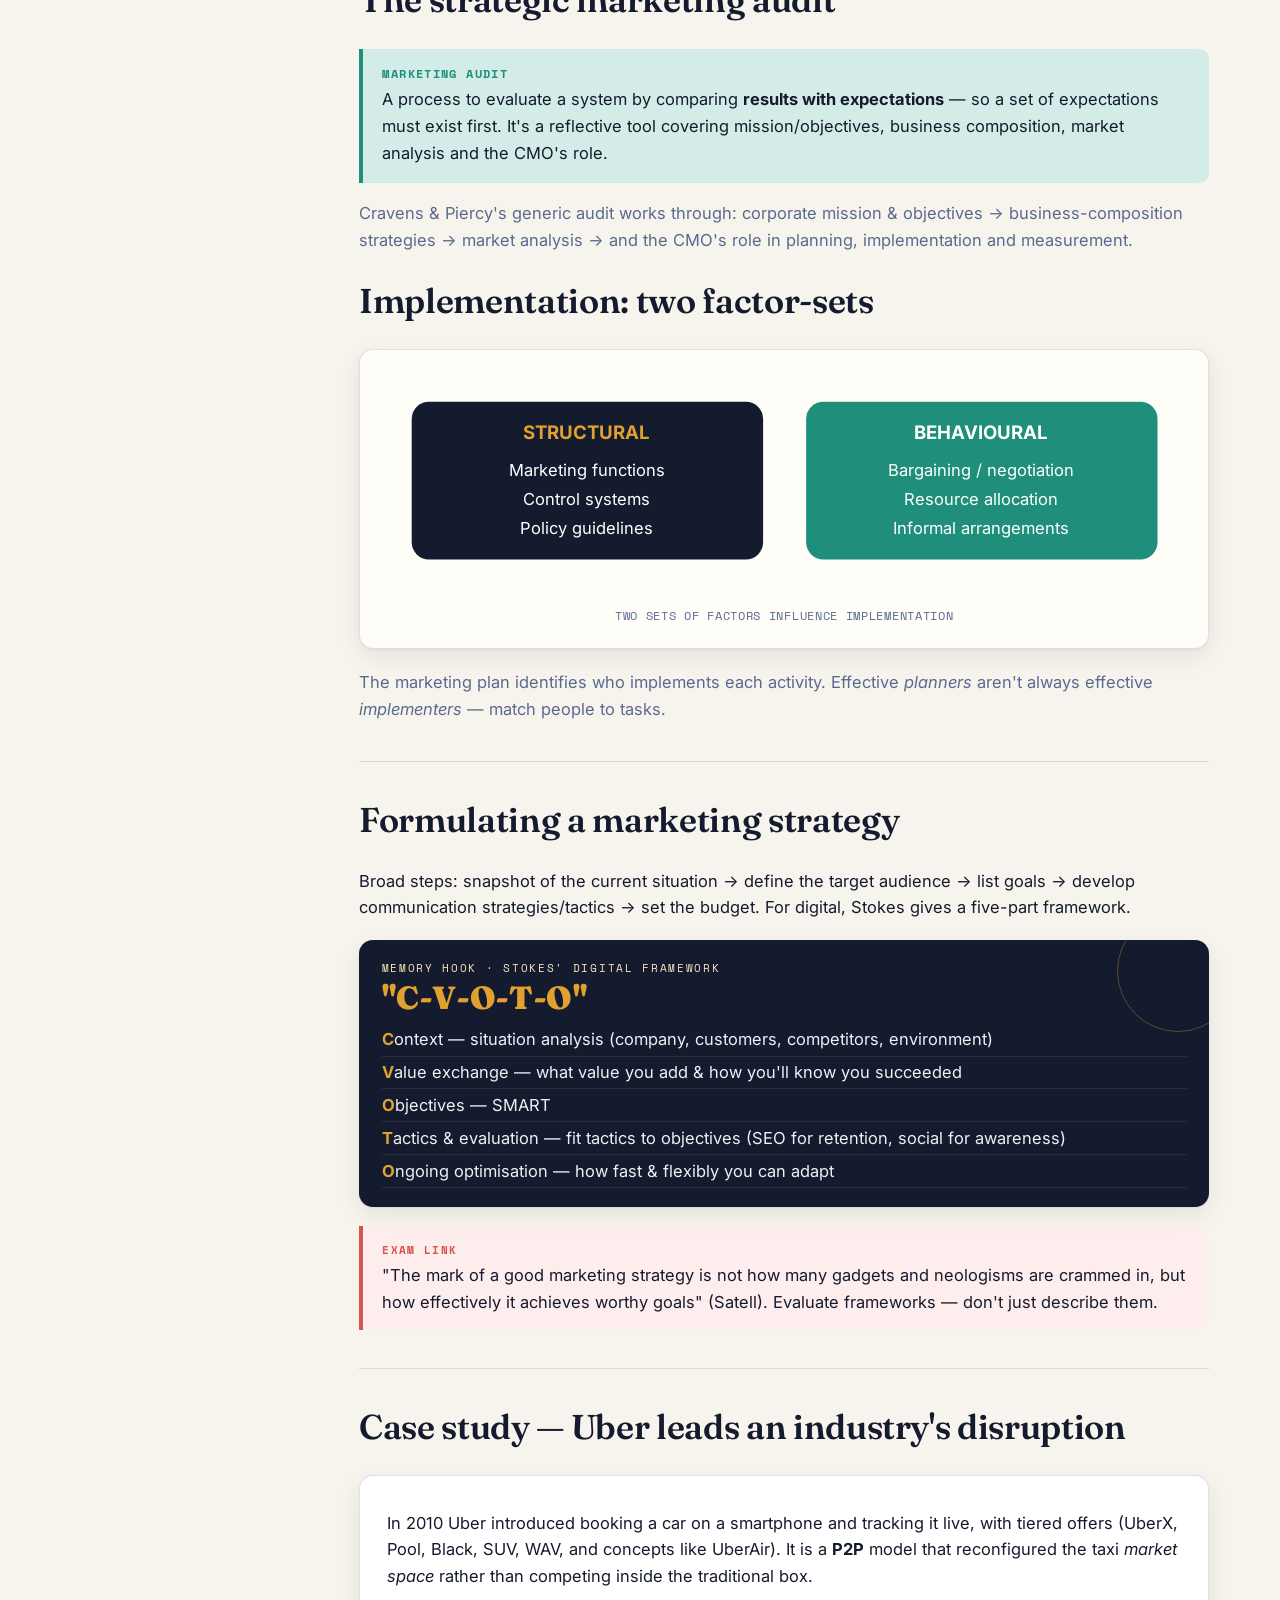
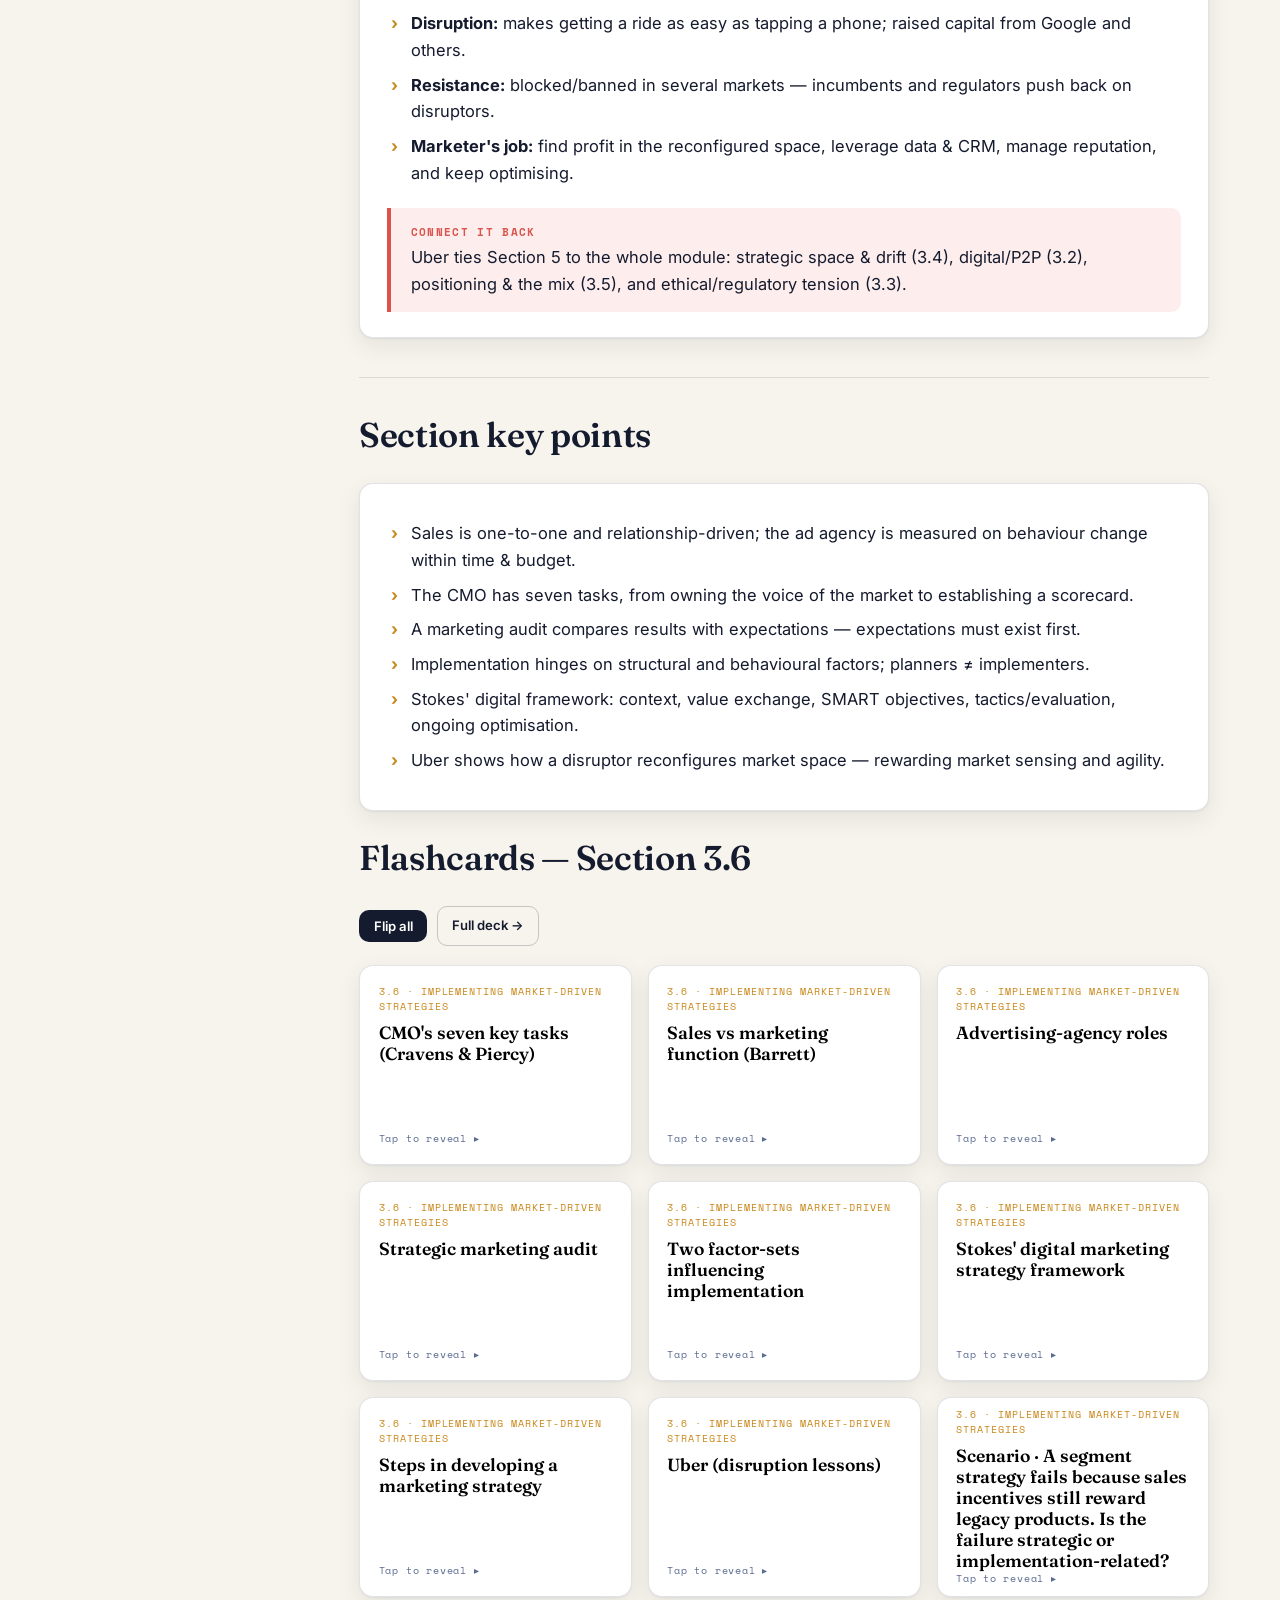
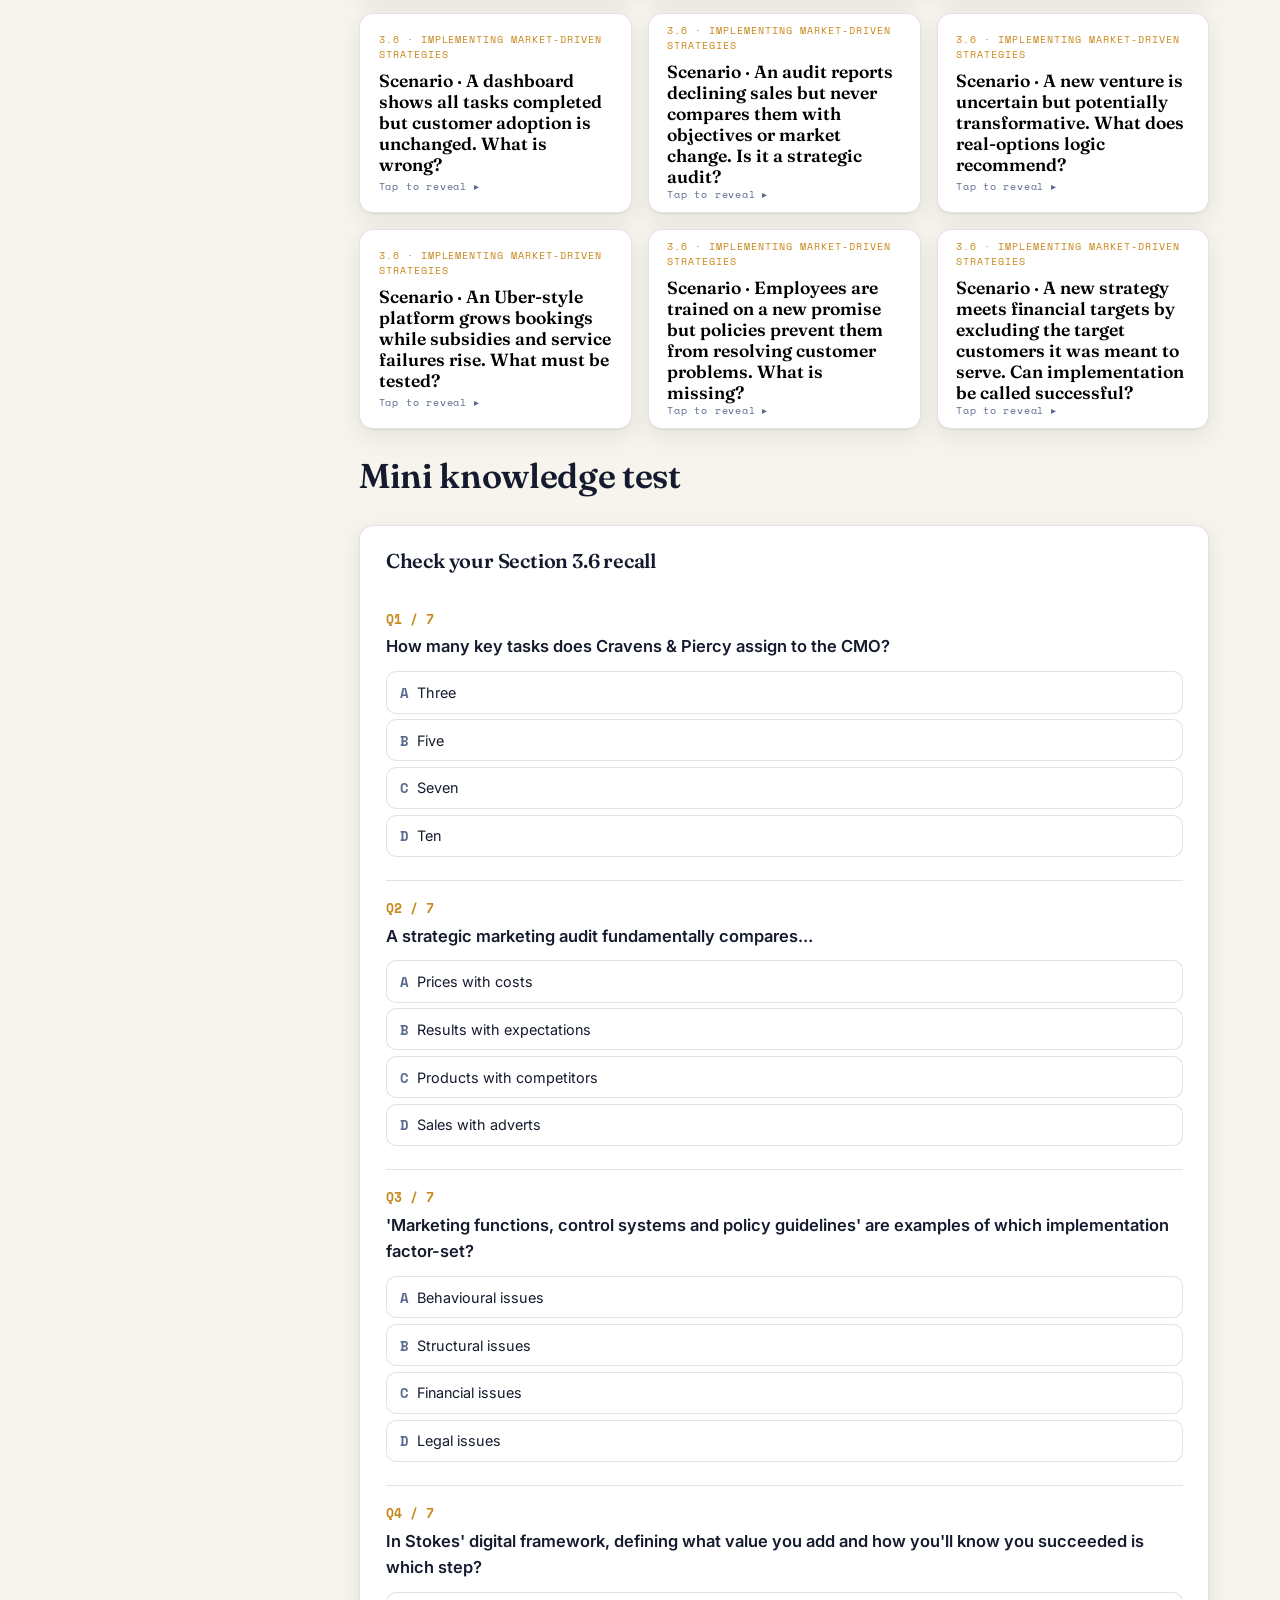
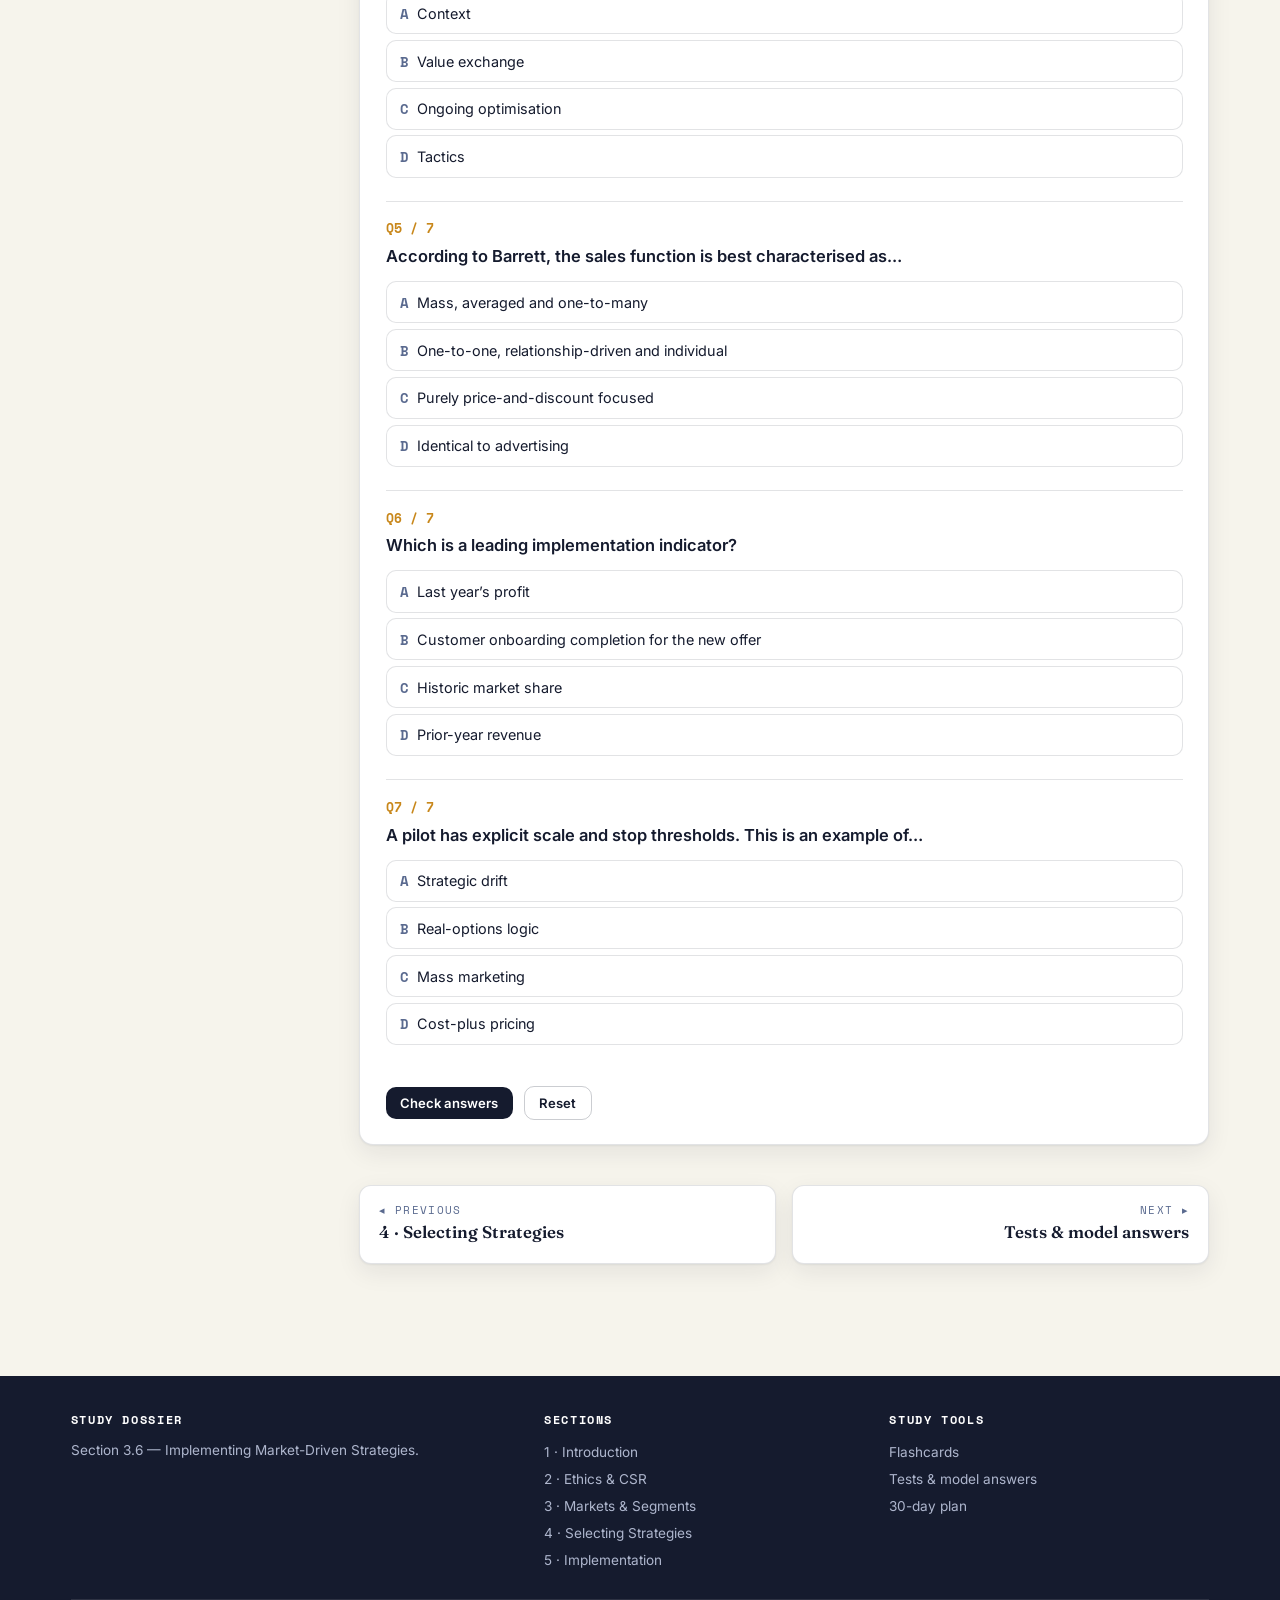
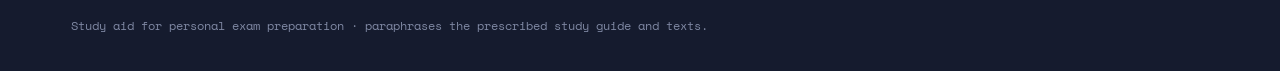
<file: section-5-implementation.html>
<!DOCTYPE html>
<html lang="en">
<head>
<meta charset="UTF-8">
<meta name="viewport" content="width=device-width, initial-scale=1.0">
<title>5 · Implementing Market-Driven Strategies</title>
  <link rel="manifest" href="manifest.webmanifest">
  <meta name="theme-color" content="#151b2e">
  <link rel="apple-touch-icon" href="icons/icon-180.png">
  <link rel="icon" type="image/png" href="icons/favicon-64.png">
  <meta name="apple-mobile-web-app-capable" content="yes">
  <meta name="apple-mobile-web-app-status-bar-style" content="black-translucent">
  <meta name="apple-mobile-web-app-title" content="SM Dossier">
  <link rel="stylesheet" href="styles.css?v=9">
</head>
<body>

<header class="topbar"><div class="inner">
  <a class="brand" href="index.html"><span class="mark"></span><span class="btxt"><b>Strategic Marketing</b><span class="sub">MBA · Study Dossier</span></span></a>
  <button class="navtoggle" aria-label="Menu">☰</button>
  <nav class="navlinks">
    <a href="index.html">Overview</a>
    <a href="section-1-intro.html">1·Intro</a>
    <a href="section-2-ethics.html">2·Ethics</a>
    <a href="section-3-markets.html">3·Markets</a>
    <a href="section-4-strategies.html">4·Strategies</a>
    <a href="section-5-implementation.html">5·Implement</a>
    <a href="revision-sheets.html">Revision Sheets</a><a href="practice.html">Practice</a>
    <a href="flashcards.html">Flashcards</a>
    <a href="tests.html">Tests</a>
    <a href="calendar.html">30-Day Plan</a>
  </nav>
</div></header>

<div class="section-shell">
  <aside class="spine">
    <h5>On this page</h5>
    <a href="#roles">Roles &amp; responsibilities</a>
    <a href="#cmo">The CMO</a>
    <a href="#audit">Strategic marketing audit</a>
    <a href="#implement">Implementation issues</a>
    <a href="#formulate">Formulating strategy</a>
    <a href="#uber">Uber case</a>
    <a href="#keys">Key points</a>
    <a href="#cards">Flashcards</a>
    <a href="#quiz">Mini-test</a>
  </aside>

  <main class="content">
    <div class="page-head">
      <div class="tab">Section 3.6</div>
      <h1>Implementing Market-Driven Strategies</h1>
      <p class="lead">Where strategy becomes real: who does what, how you audit it, and how disruptors like Uber reconfigure a whole market.</p>
      <div class="pill-row">
        <span class="hours-chip">⏱ Min. 40 study hours</span>
        <span class="chip">LO 4 · design, implement &amp; manage strategies</span>
      </div>
    </div>

    <div class="deep-notes-callout"><div><div class="kicker">Go deeper · Section 3.6</div><p>Turn strategy into ownership, aligned execution, audit evidence and adaptive response.</p></div><a class="btn btn-amber btn-sm" href="deep-notes.html?section=s5">Open detailed notes →</a></div>

    <section id="roles" class="anchor">
      <h2>Roles &amp; responsibilities</h2>
      <div class="two-col">
        <div class="block" style="margin:0">
          <h4>The sales function (Barrett)</h4>
          <ul class="note-list" style="font-size:.92rem">
            <li>One-to-one; where the brand comes to life</li>
            <li>Relationship-driven; looks after individuals — can't be averaged</li>
            <li>Shifts from price/discount to <strong>total cost of ownership</strong></li>
            <li>Positions the firm as a <strong>risk-free</strong> alternative</li>
          </ul>
        </div>
        <div class="block" style="margin:0">
          <h4>The advertising agency</h4>
          <ul class="note-list" style="font-size:.92rem">
            <li><strong>Agency director</strong> — strategy with the client</li>
            <li><strong>Creative team</strong> — design, film, copy</li>
            <li><strong>Market researchers</strong> — audits &amp; surveys</li>
            <li><strong>Media planners</strong> — best media match</li>
          </ul>
          <p class="muted" style="font-size:.85rem;margin:.4rem 0 0">Measured on impact — changing behaviour within time &amp; budget (recall/recognition tests, attitude, sales).</p>
        </div>
      </div>
    </section>

    <section id="cmo" class="anchor">
      <h2>The Chief Marketing Officer: seven tasks</h2>
      <div class="mnemonic">
        <div class="lbl">Memory hook · the CMO's 7 tasks</div>
        <div class="key">"Really Very Smart Chiefs Run Top Scorecards"</div>
        <ul>
          <li><b>R</b>ole — establish marketing's role in the firm</li>
          <li><b>V</b>oice — own the voice of the market</li>
          <li><b>S</b>trategy — responsibility for marketing strategy</li>
          <li><b>C</b>oordinate — with other areas of the firm</li>
          <li><b>R</b>un — run the marketing organisation</li>
          <li><b>T</b>ransform — lead the marketing transformation effort</li>
          <li><b>S</b>corecard — establish a marketing scorecard &amp; metrics</li>
        </ul>
      </div>
      <div class="example"><span class="lbl">Practical example — H&amp;M fit</span>H&amp;M sells "cheap chic" and runs on <strong>frugality</strong> internally (execs rarely fly business, cabs frowned upon). The <em>fit</em> between strategy/positioning and internal culture/management helps explain its success — strategy must align with structure, culture and systems.</div>
    </section>

    <div class="divider"></div>

    <section id="audit" class="anchor">
      <h2>The strategic marketing audit</h2>
      <div class="define"><span class="term">Marketing audit</span>A process to evaluate a system by comparing <strong>results with expectations</strong> — so a set of expectations must exist first. It's a reflective tool covering mission/objectives, business composition, market analysis and the CMO's role.</div>
      <p class="muted">Cravens &amp; Piercy's generic audit works through: corporate mission &amp; objectives → business-composition strategies → market analysis → and the CMO's role in planning, implementation and measurement.</p>
    </section>

    <section id="implement" class="anchor">
      <h2>Implementation: two factor-sets</h2>
      <figure class="figure">
        <svg viewBox="0 0 560 150" role="img" aria-label="Structural and behavioural implementation issues">
          <g font-family="'Inter',sans-serif" font-size="11.5">
            <rect x="20" y="20" width="245" height="110" rx="12" fill="#151b2e"/>
            <text x="142" y="46" text-anchor="middle" fill="#e0a12e" font-weight="700" font-size="13">STRUCTURAL</text>
            <text x="142" y="72" text-anchor="middle" fill="#fff">Marketing functions</text>
            <text x="142" y="92" text-anchor="middle" fill="#fff">Control systems</text>
            <text x="142" y="112" text-anchor="middle" fill="#fff">Policy guidelines</text>
            <rect x="295" y="20" width="245" height="110" rx="12" fill="#1f8f7c"/>
            <text x="417" y="46" text-anchor="middle" fill="#fff" font-weight="700" font-size="13">BEHAVIOURAL</text>
            <text x="417" y="72" text-anchor="middle" fill="#fff">Bargaining / negotiation</text>
            <text x="417" y="92" text-anchor="middle" fill="#fff">Resource allocation</text>
            <text x="417" y="112" text-anchor="middle" fill="#fff">Informal arrangements</text>
          </g>
        </svg>
        <figcaption>Two sets of factors influence implementation</figcaption>
      </figure>
      <p class="muted">The marketing plan identifies who implements each activity. Effective <em>planners</em> aren't always effective <em>implementers</em> — match people to tasks.</p>
    </section>

    <div class="divider"></div>

    <section id="formulate" class="anchor">
      <h2>Formulating a marketing strategy</h2>
      <p>Broad steps: snapshot of the current situation → define the target audience → list goals → develop communication strategies/tactics → set the budget. For digital, Stokes gives a five-part framework.</p>
      <div class="mnemonic">
        <div class="lbl">Memory hook · Stokes' digital framework</div>
        <div class="key">"C-V-O-T-O"</div>
        <ul>
          <li><b>C</b>ontext — situation analysis (company, customers, competitors, environment)</li>
          <li><b>V</b>alue exchange — what value you add &amp; how you'll know you succeeded</li>
          <li><b>O</b>bjectives — SMART</li>
          <li><b>T</b>actics &amp; evaluation — fit tactics to objectives (SEO for retention, social for awareness)</li>
          <li><b>O</b>ngoing optimisation — how fast &amp; flexibly you can adapt</li>
        </ul>
      </div>
      <div class="exam-tip"><span class="lbl">Exam link</span>"The mark of a good marketing strategy is not how many gadgets and neologisms are crammed in, but how effectively it achieves worthy goals" (Satell). Evaluate frameworks — don't just describe them.</div>
    </section>

    <div class="divider"></div>

    <section id="uber" class="anchor">
      <h2>Case study — Uber leads an industry's disruption</h2>
      <div class="block">
        <p>In 2010 Uber introduced booking a car on a smartphone and tracking it live, with tiered offers (UberX, Pool, Black, SUV, WAV, and concepts like UberAir). It is a <strong>P2P</strong> model that reconfigured the taxi <em>market space</em> rather than competing inside the traditional box.</p>
        <ul class="note-list">
          <li><strong>Disruption:</strong> makes getting a ride as easy as tapping a phone; raised capital from Google and others.</li>
          <li><strong>Resistance:</strong> blocked/banned in several markets — incumbents and regulators push back on disruptors.</li>
          <li><strong>Marketer's job:</strong> find profit in the reconfigured space, leverage data &amp; CRM, manage reputation, and keep optimising.</li>
        </ul>
        <div class="exam-tip" style="margin-bottom:0"><span class="lbl">Connect it back</span>Uber ties Section 5 to the whole module: strategic space &amp; drift (3.4), digital/P2P (3.2), positioning &amp; the mix (3.5), and ethical/regulatory tension (3.3).</div>
      </div>
    </section>

    <div class="divider"></div>

    <section id="keys" class="anchor">
      <h2>Section key points</h2>
      <div class="block"><ul class="note-list">
        <li>Sales is one-to-one and relationship-driven; the ad agency is measured on behaviour change within time &amp; budget.</li>
        <li>The CMO has seven tasks, from owning the voice of the market to establishing a scorecard.</li>
        <li>A marketing audit compares results with expectations — expectations must exist first.</li>
        <li>Implementation hinges on structural and behavioural factors; planners ≠ implementers.</li>
        <li>Stokes' digital framework: context, value exchange, SMART objectives, tactics/evaluation, ongoing optimisation.</li>
        <li>Uber shows how a disruptor reconfigures market space — rewarding market sensing and agility.</li>
      </ul></div>
    </section>

    <section id="cards" class="anchor">
      <h2>Flashcards — Section 3.6</h2>
      <div class="flash-controls">
        <button class="btn btn-dark btn-sm" data-flipall>Flip all</button>
        <a class="btn btn-ghost btn-sm" style="color:var(--ink);border-color:var(--line-strong)" href="flashcards.html">Full deck →</a>
      </div>
      <div class="flash-deck" data-flashdeck="s5"></div>
    </section>

    <section id="quiz" class="anchor">
      <h2>Mini knowledge test</h2>
      <div class="quiz" data-quiz="s5"><h3>Check your Section 3.6 recall</h3></div>
    </section>

    <div class="next-prev">
      <a class="prev" href="section-4-strategies.html"><div class="dir">◂ Previous</div><div class="ttl">4 · Selecting Strategies</div></a>
      <a class="next" href="tests.html"><div class="dir">Next ▸</div><div class="ttl">Tests &amp; model answers</div></a>
    </div>
  </main>
</div>

<footer class="foot"><div class="inner">
  <div><h5>Study Dossier</h5><p style="font-size:.85rem">Section 3.6 — Implementing Market-Driven Strategies.</p></div>
  <div><h5>Sections</h5><a href="section-1-intro.html">1 · Introduction</a><a href="section-2-ethics.html">2 · Ethics &amp; CSR</a><a href="section-3-markets.html">3 · Markets &amp; Segments</a><a href="section-4-strategies.html">4 · Selecting Strategies</a><a href="section-5-implementation.html">5 · Implementation</a></div>
  <div><h5>Study tools</h5><a href="flashcards.html">Flashcards</a><a href="tests.html">Tests &amp; model answers</a><a href="calendar.html">30-day plan</a></div>
  <div class="fine">Study aid for personal exam preparation · paraphrases the prescribed study guide and texts.</div>
</div></footer>

<script src="data.js?v=7"></script>
<script src="assessment-data.js?v=7"></script>
<script src="app.js?v=9.2"></script>
</body>
</html>
</file>
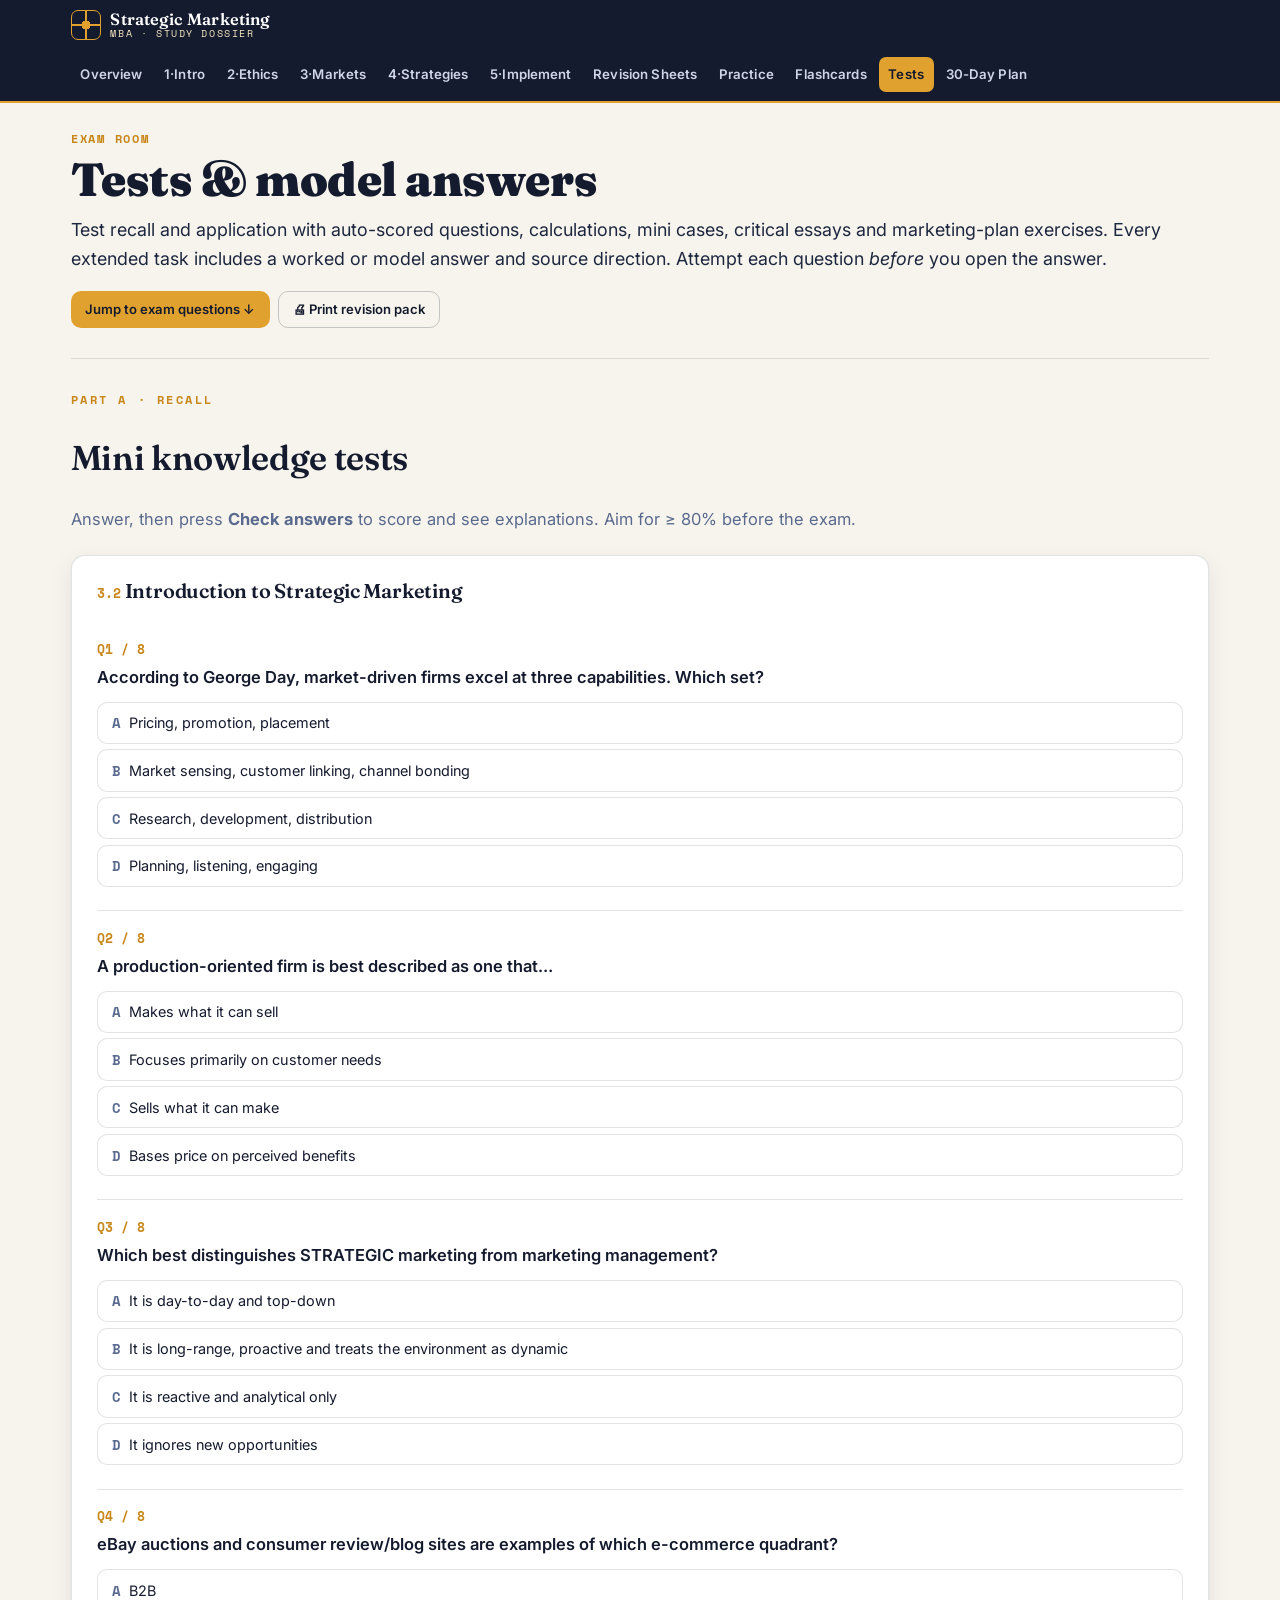
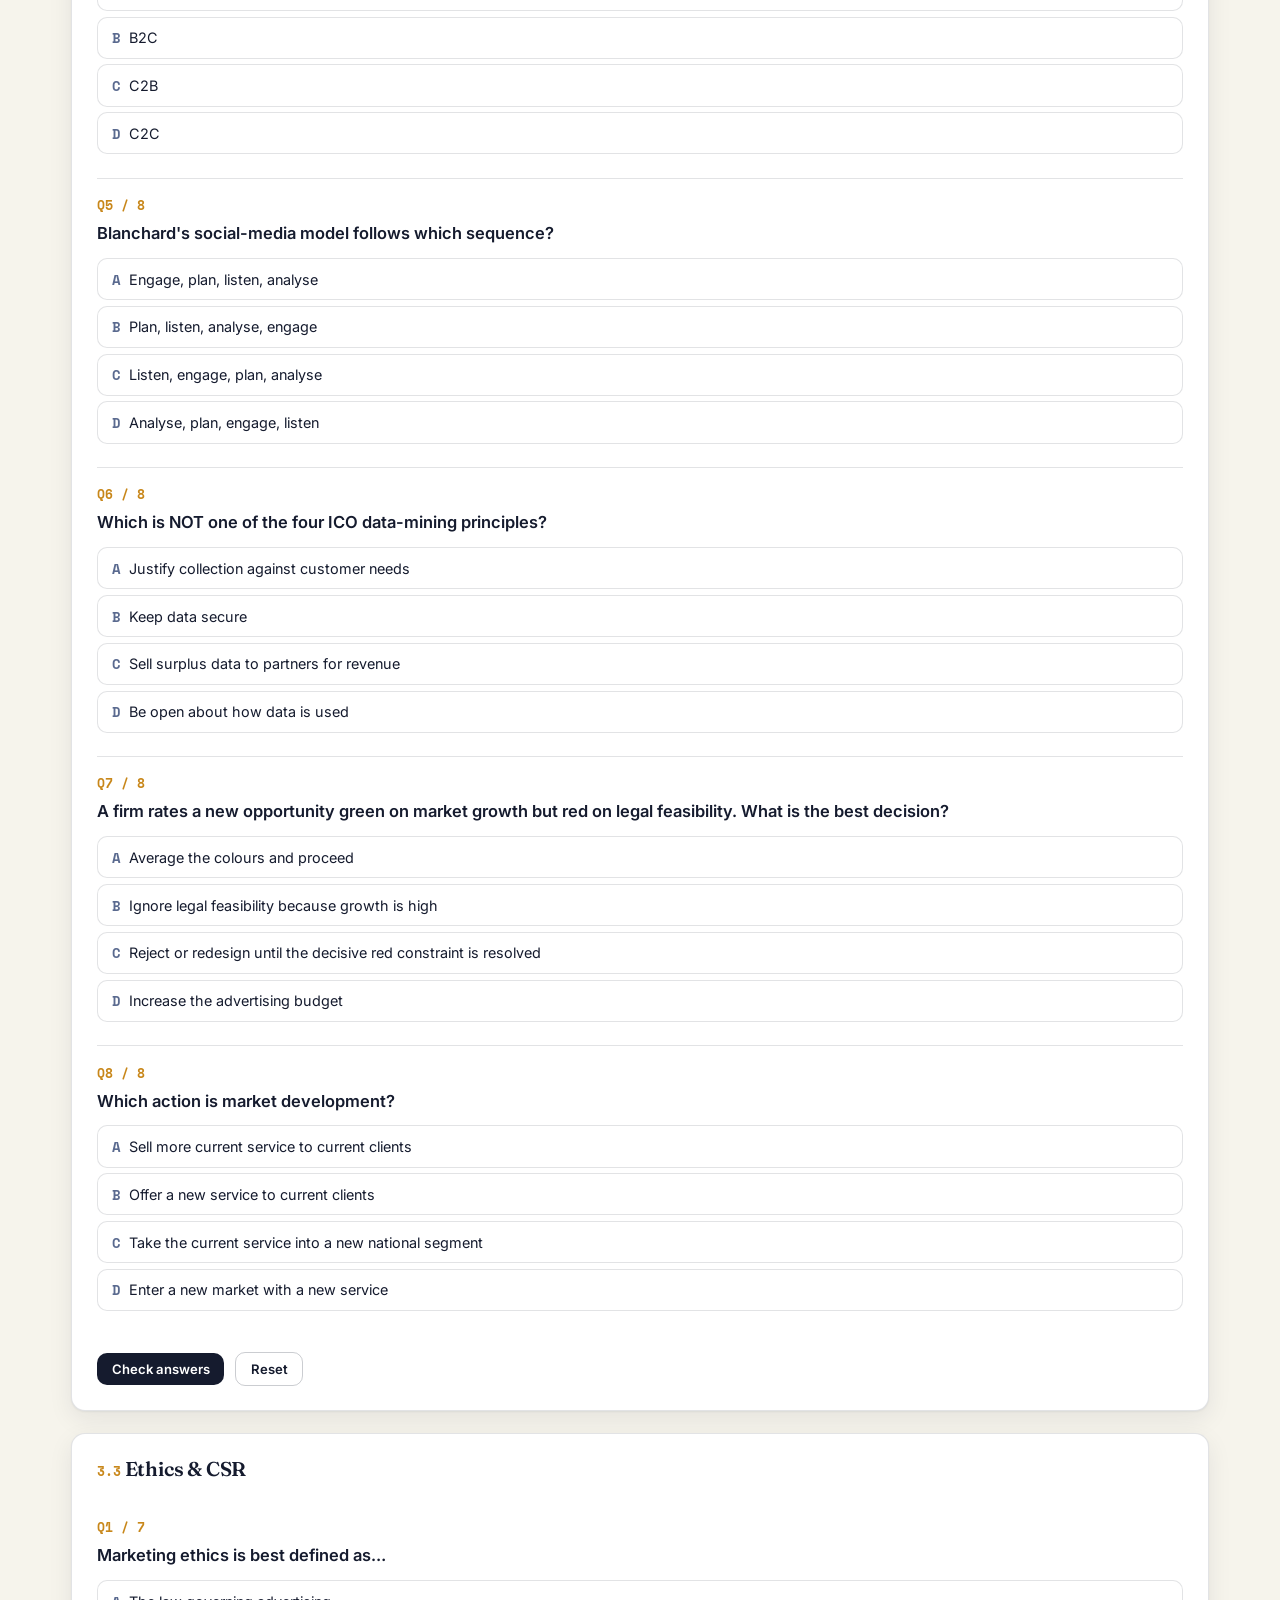
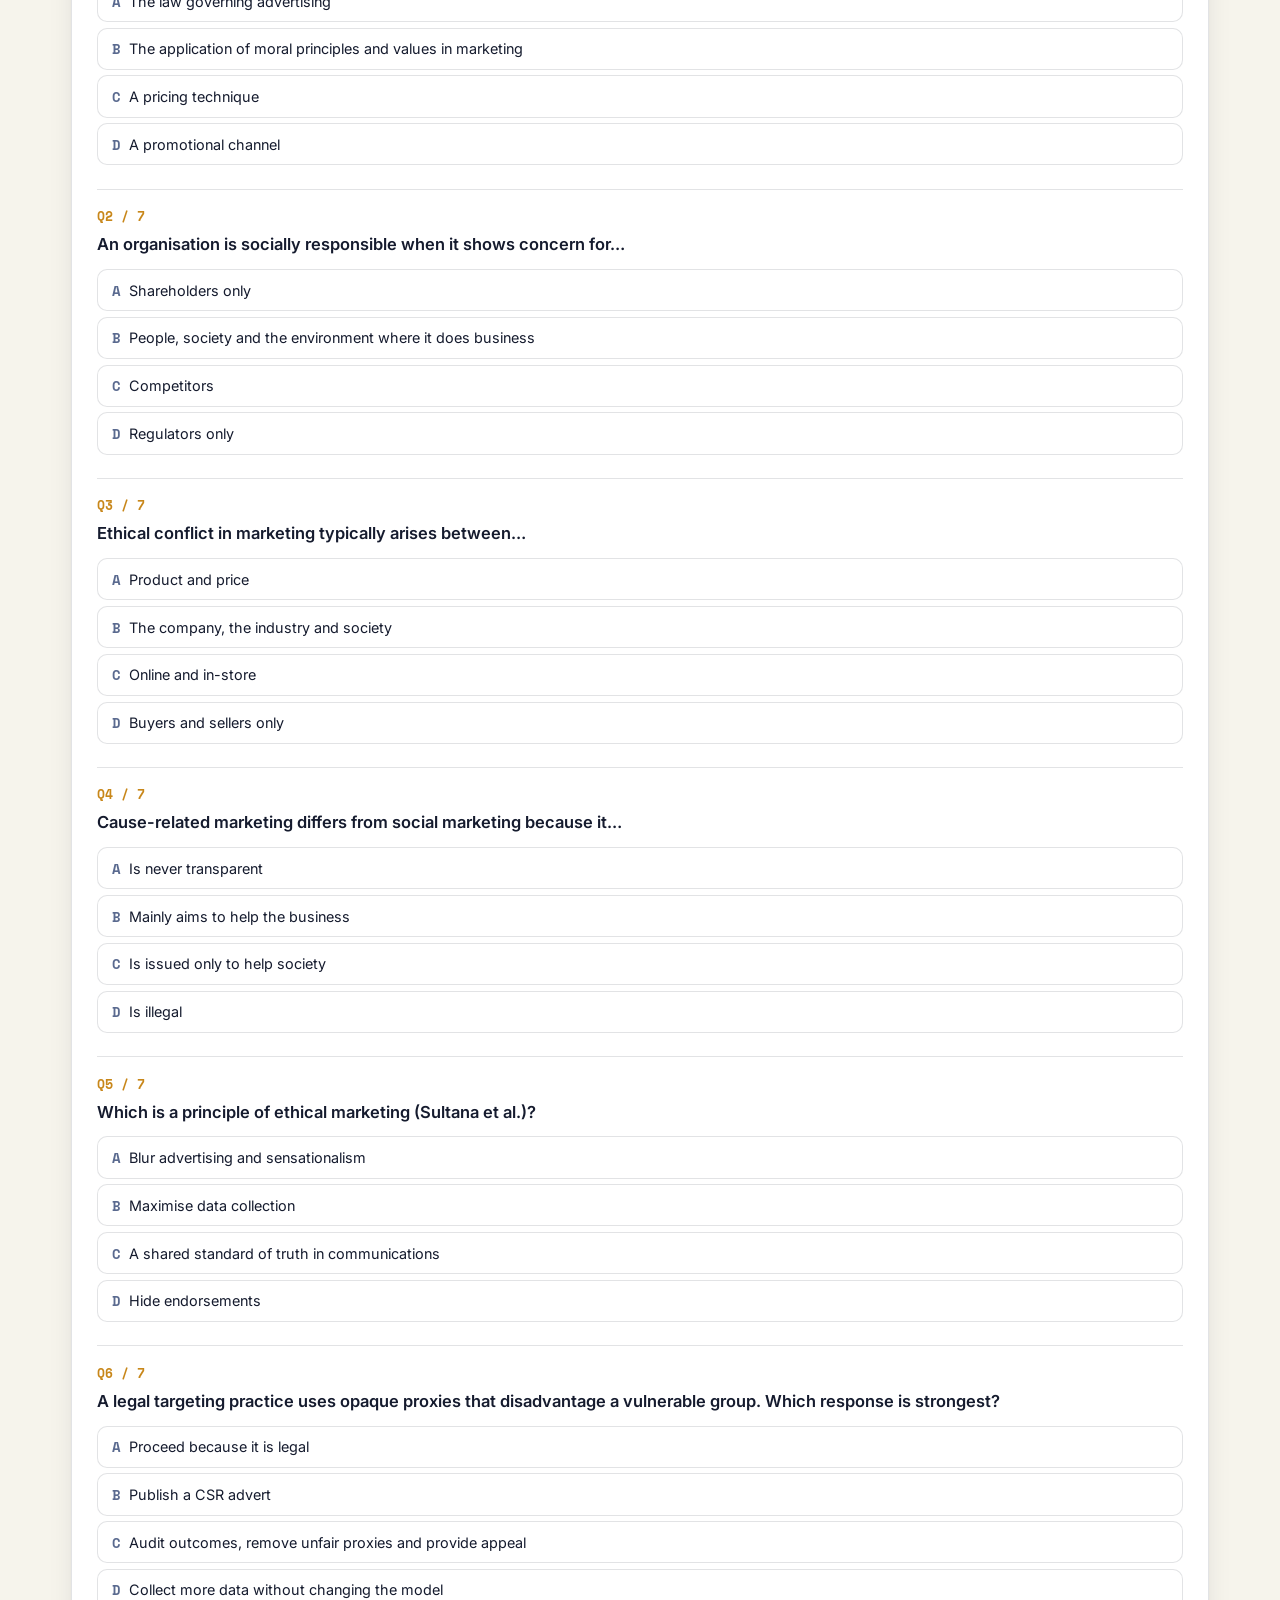
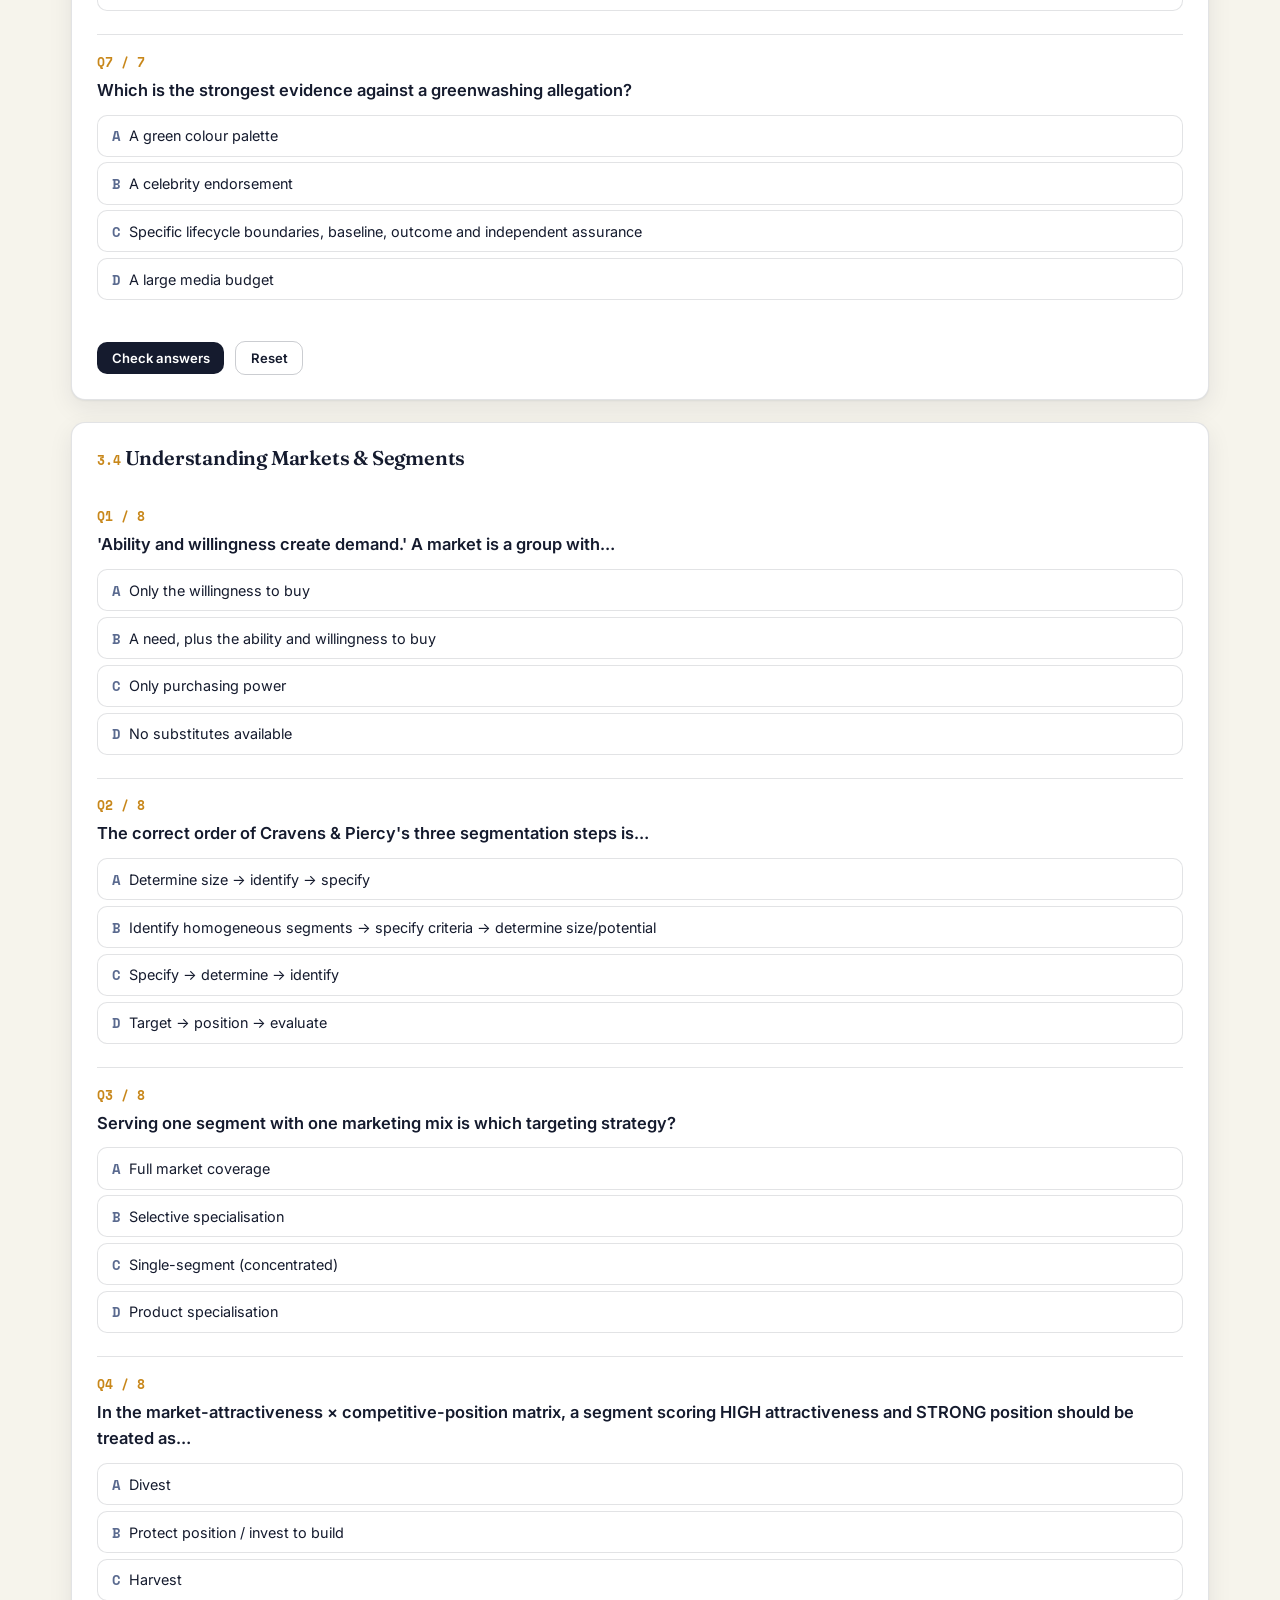
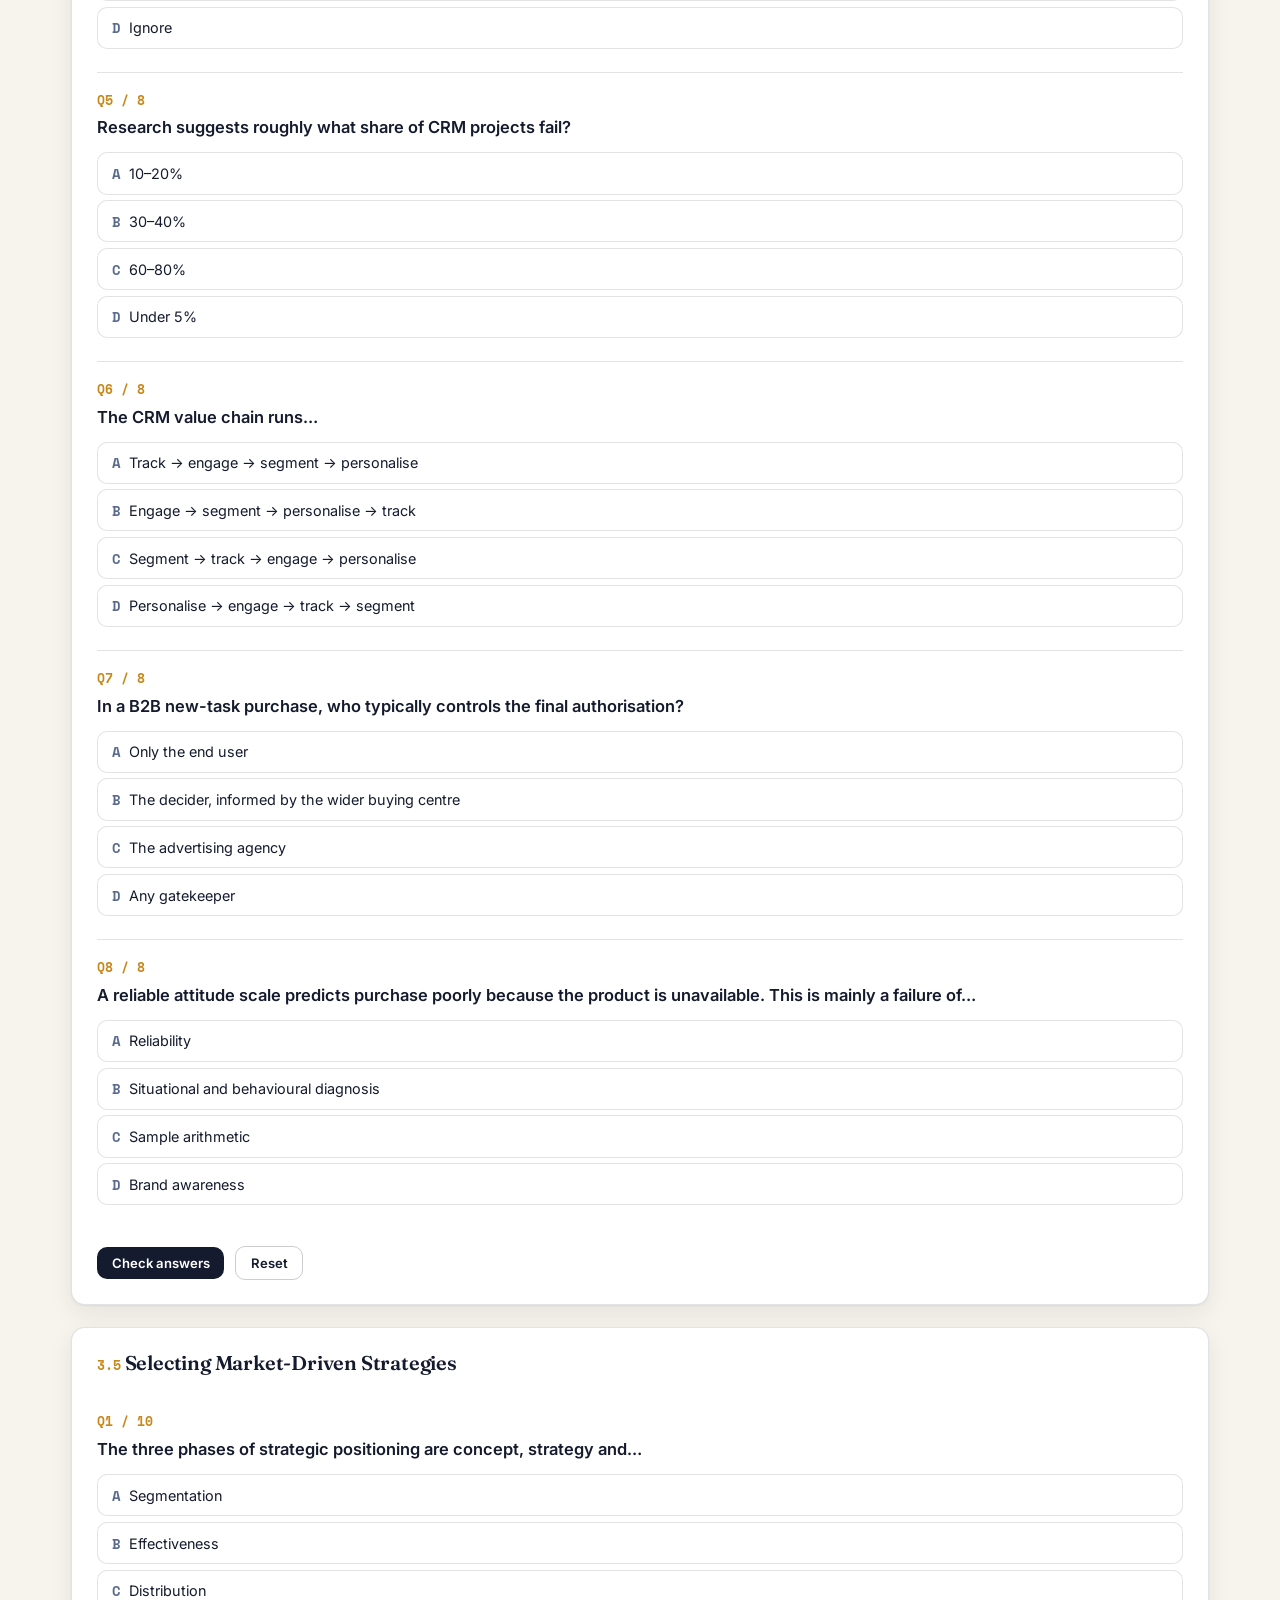
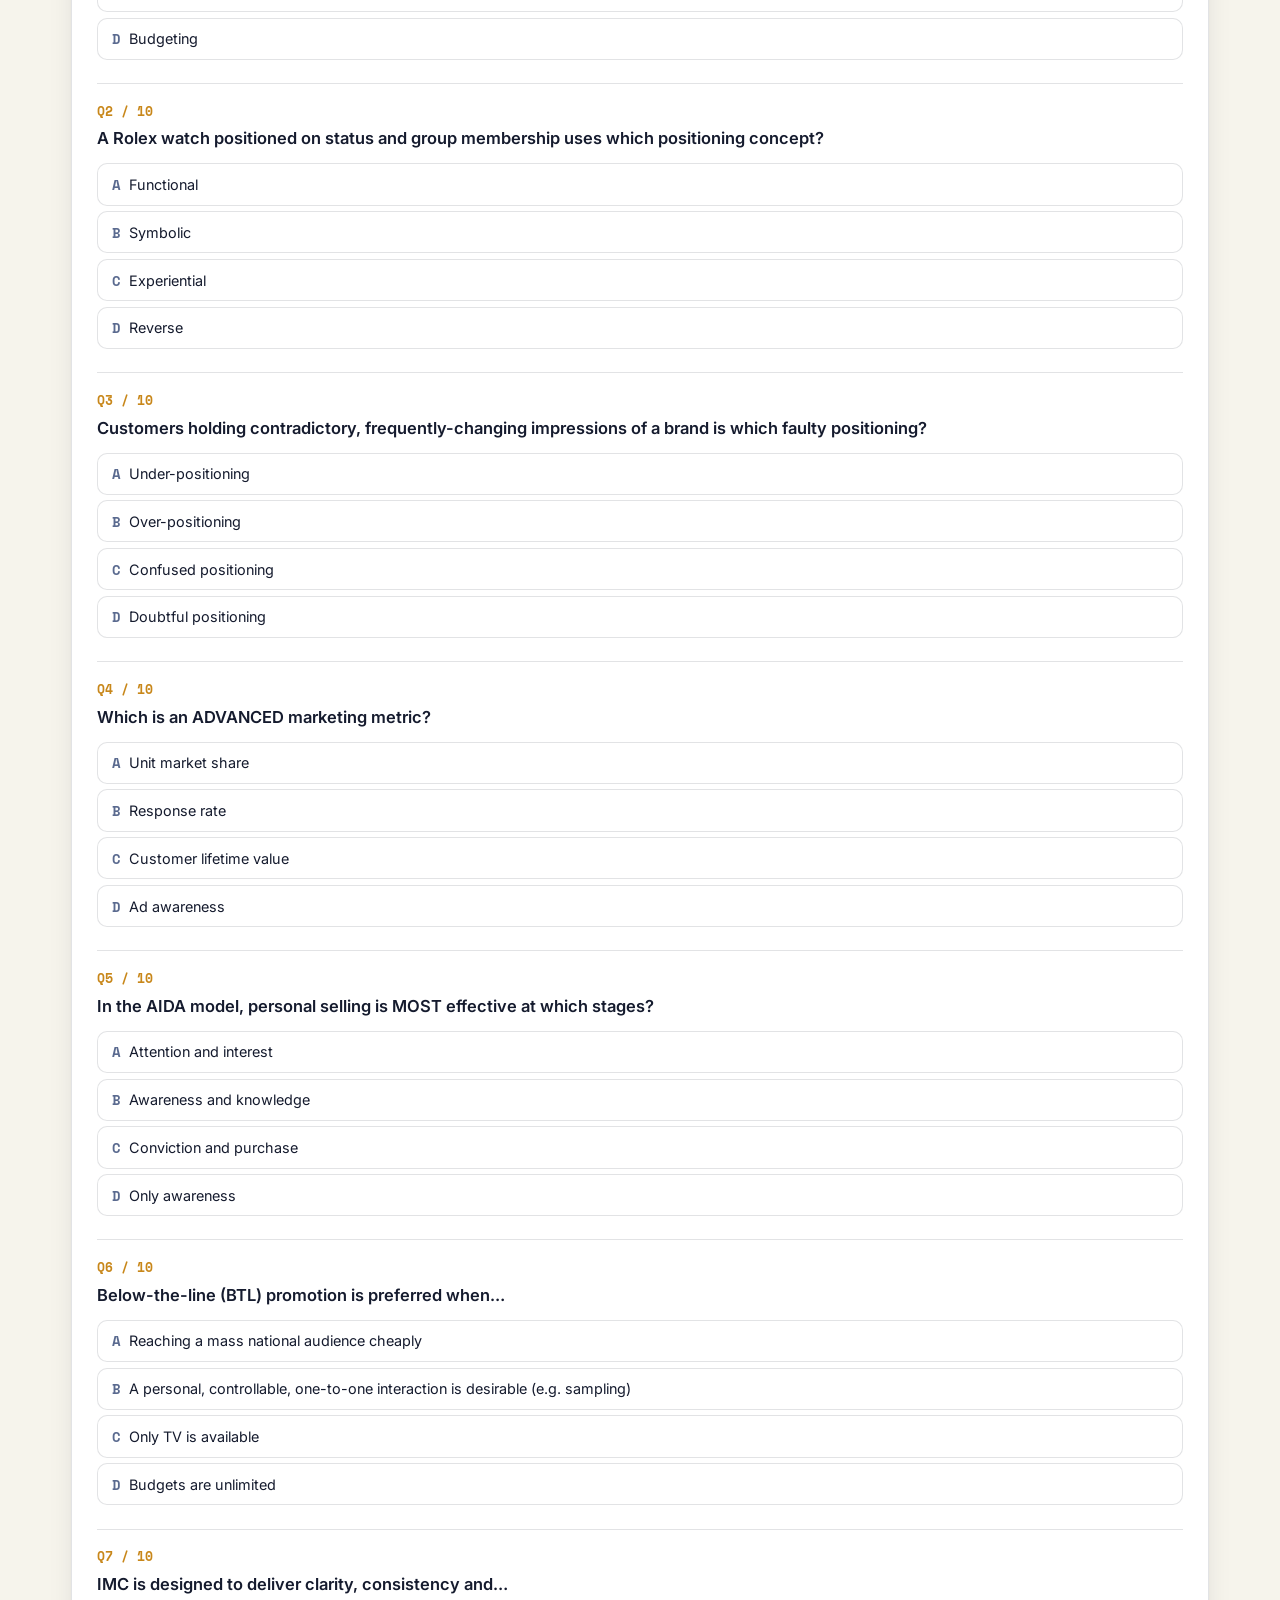
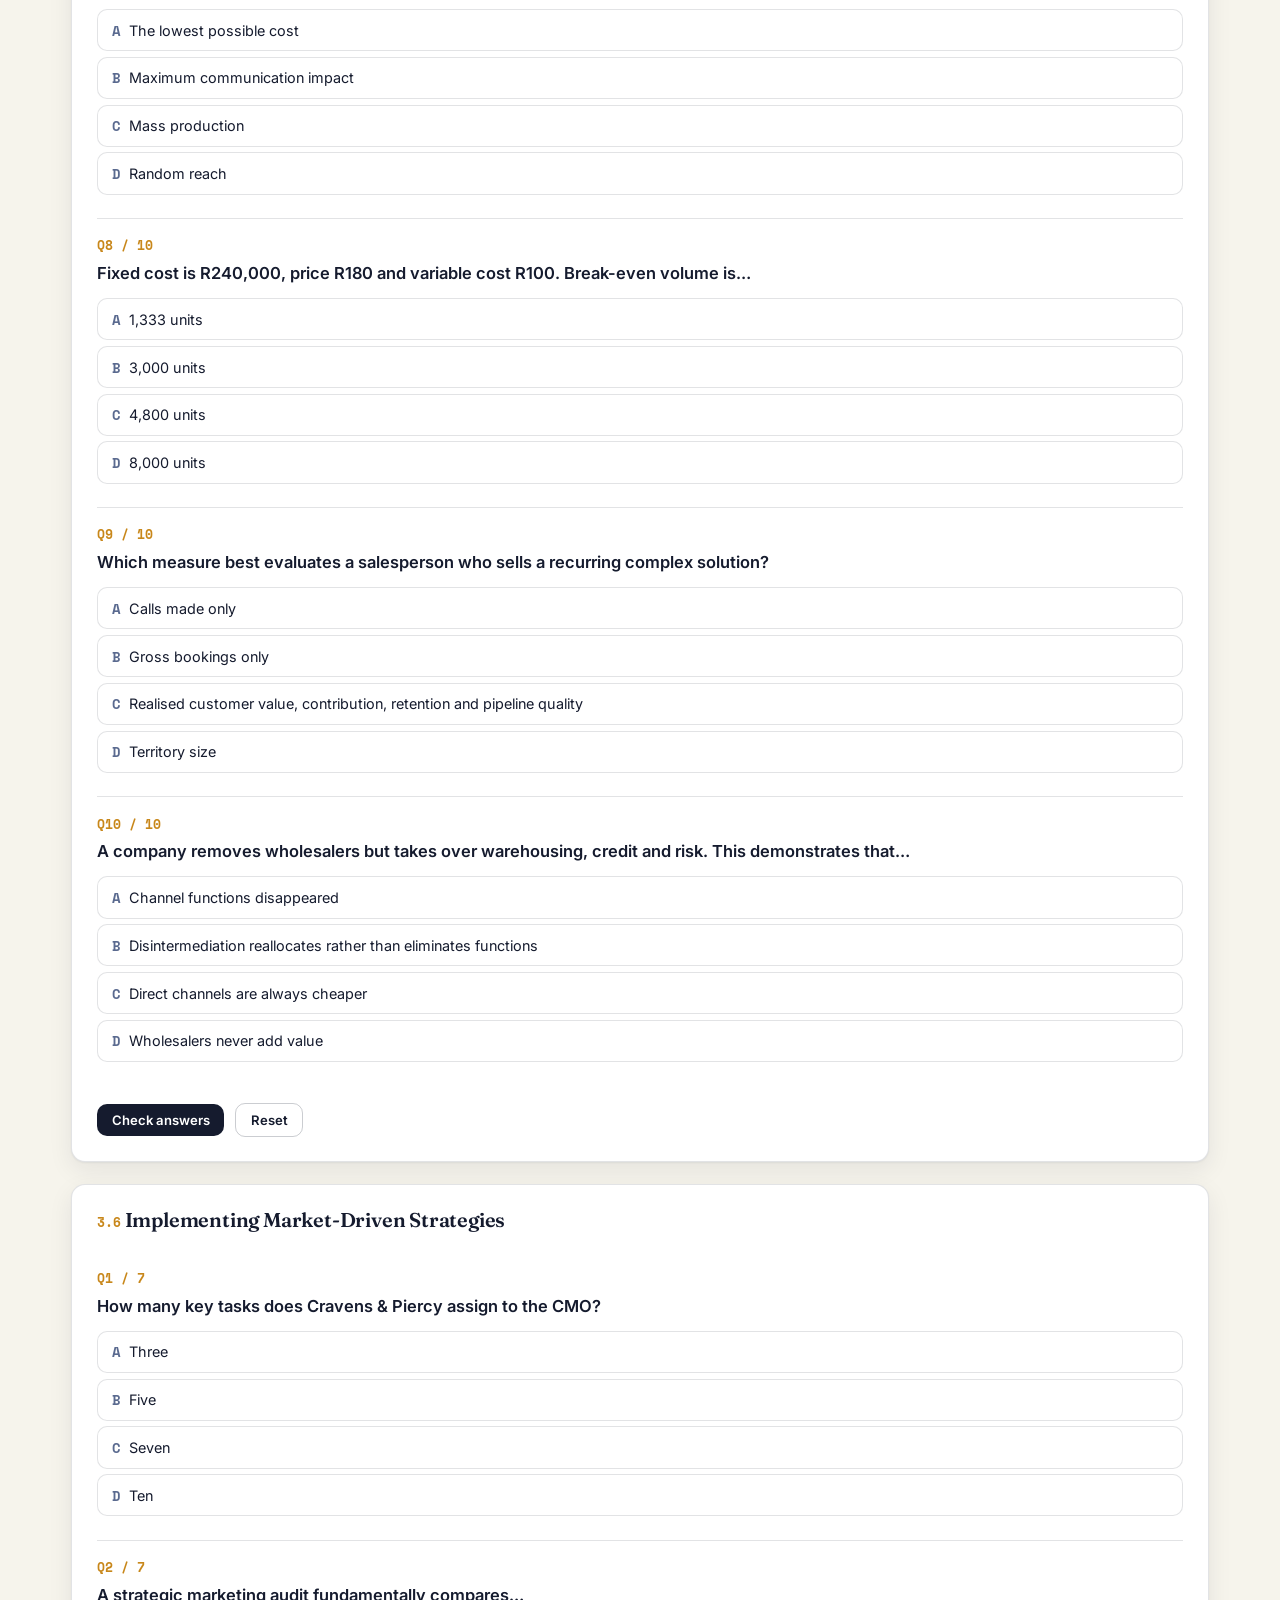
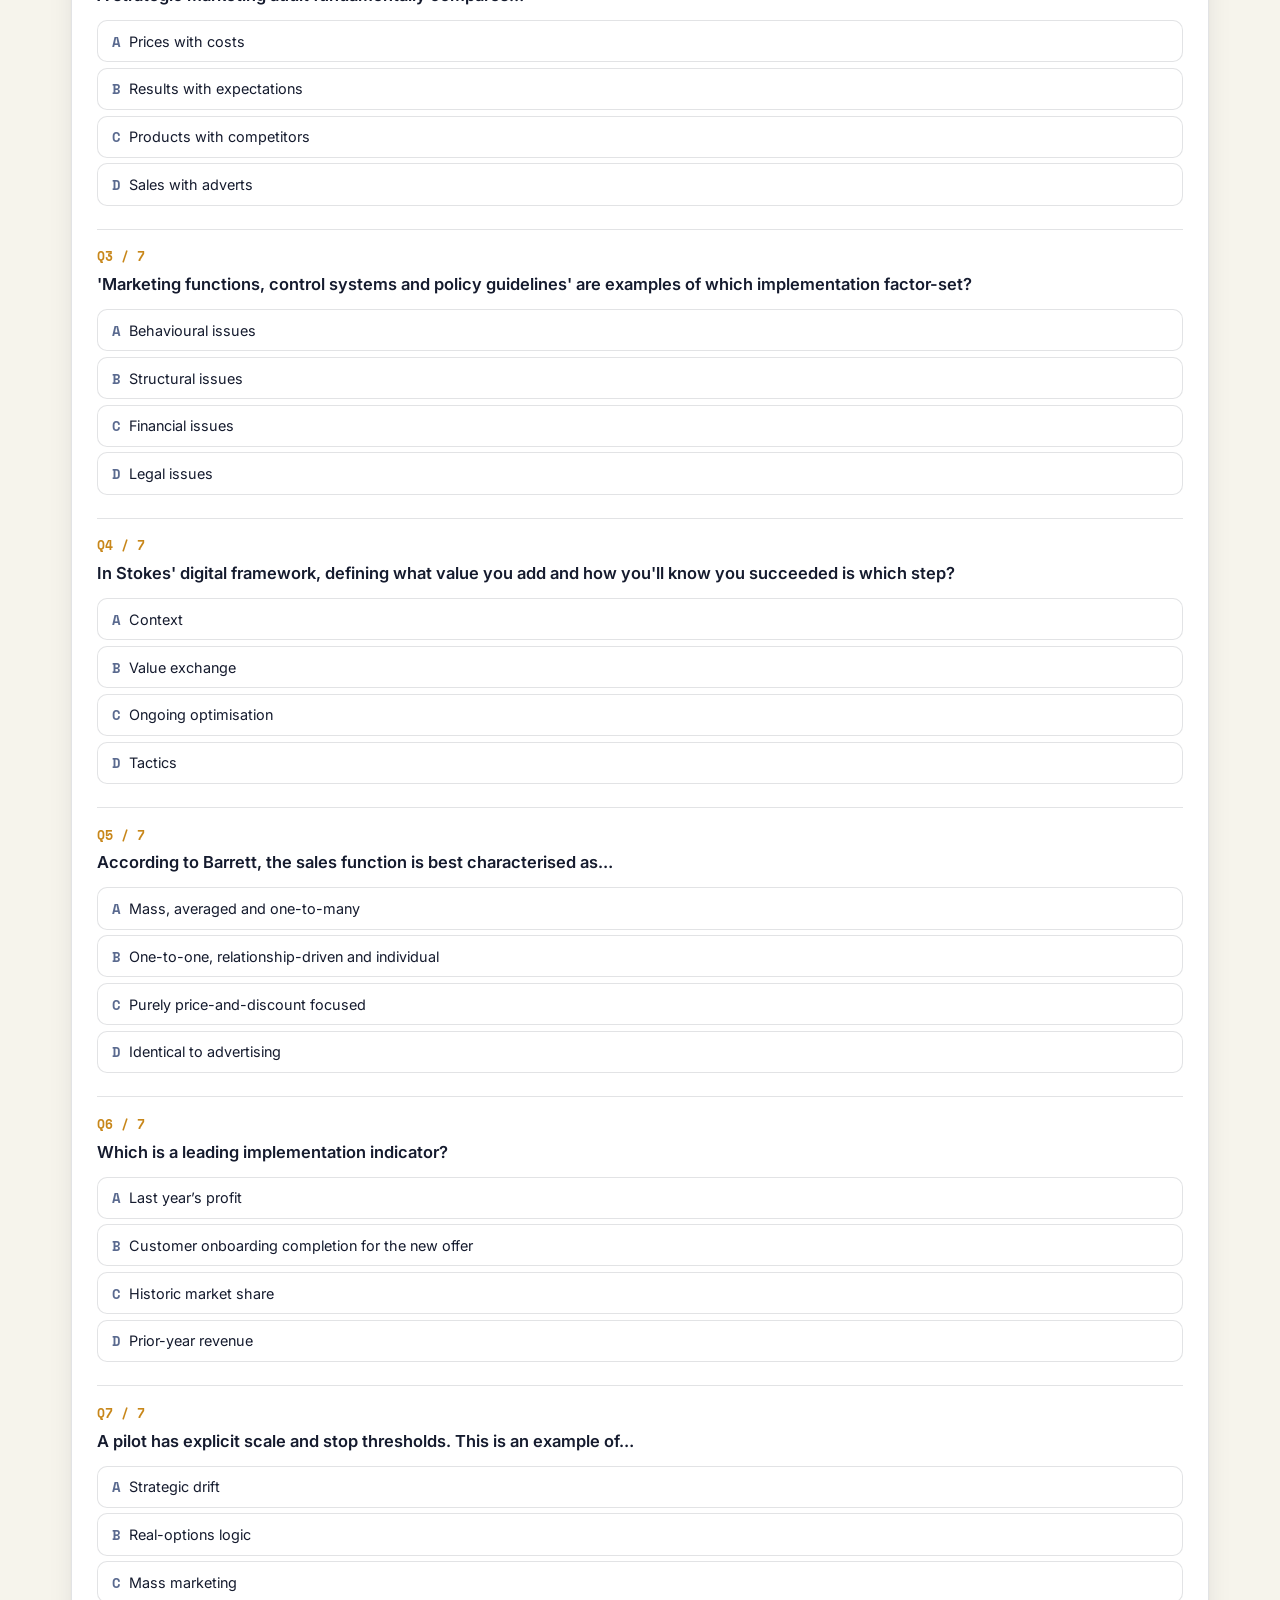
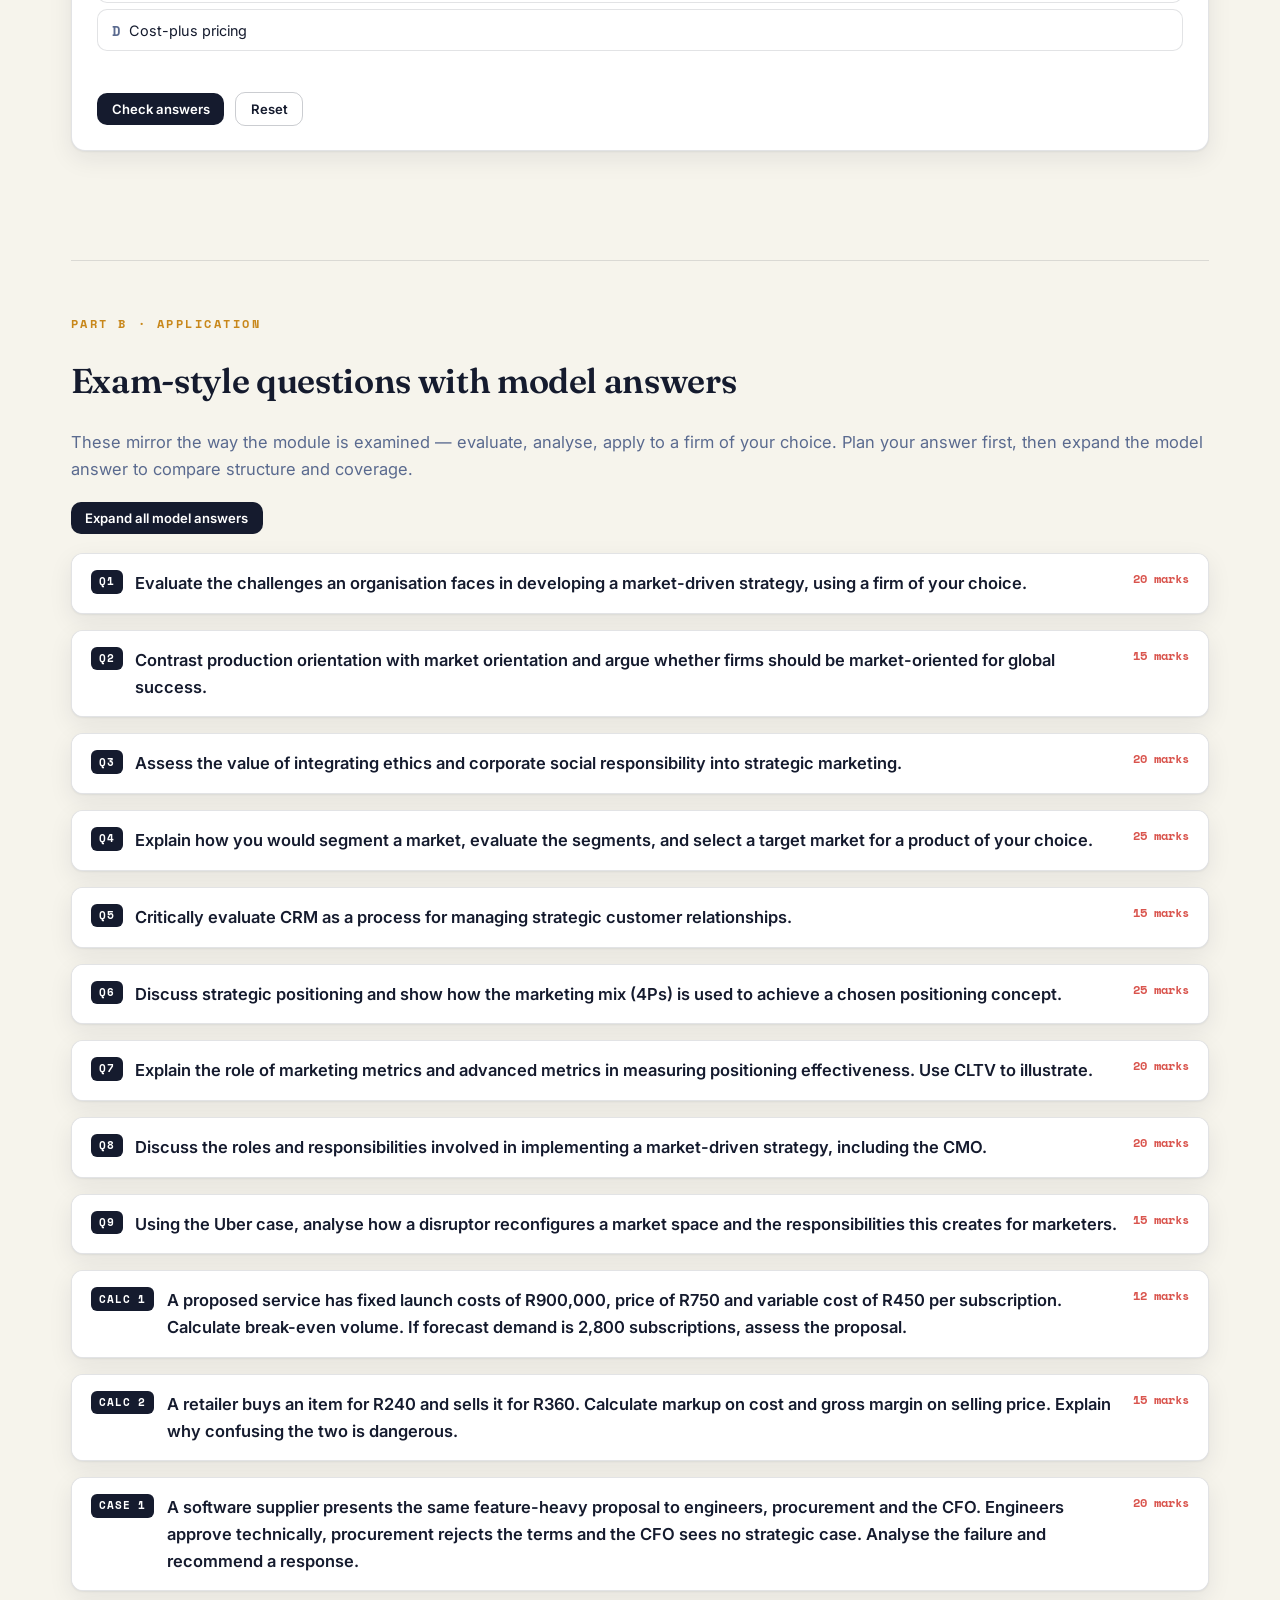
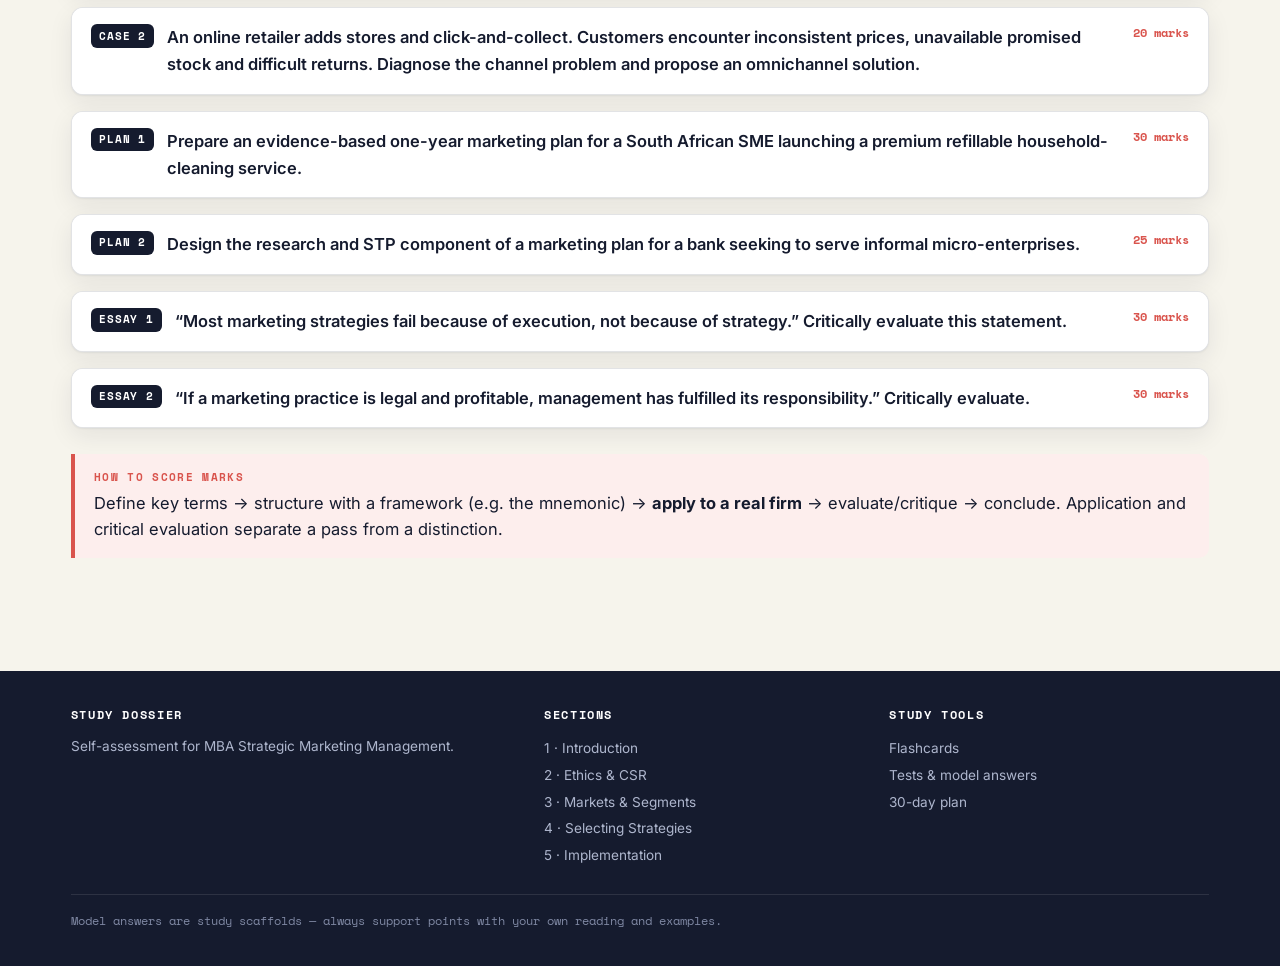
<file: tests.html>
<!DOCTYPE html>
<html lang="en">
<head>
<meta charset="UTF-8">
<meta name="viewport" content="width=device-width, initial-scale=1.0">
<title>Tests &amp; Model Answers — Strategic Marketing</title>
  <link rel="manifest" href="manifest.webmanifest">
  <meta name="theme-color" content="#151b2e">
  <link rel="apple-touch-icon" href="icons/icon-180.png">
  <link rel="icon" type="image/png" href="icons/favicon-64.png">
  <meta name="apple-mobile-web-app-capable" content="yes">
  <meta name="apple-mobile-web-app-status-bar-style" content="black-translucent">
  <meta name="apple-mobile-web-app-title" content="SM Dossier">
  <link rel="stylesheet" href="styles.css?v=9">
</head>
<body>

<header class="topbar"><div class="inner">
  <a class="brand" href="index.html"><span class="mark"></span><span class="btxt"><b>Strategic Marketing</b><span class="sub">MBA · Study Dossier</span></span></a>
  <button class="navtoggle" aria-label="Menu">☰</button>
  <nav class="navlinks">
    <a href="index.html">Overview</a>
    <a href="section-1-intro.html">1·Intro</a>
    <a href="section-2-ethics.html">2·Ethics</a>
    <a href="section-3-markets.html">3·Markets</a>
    <a href="section-4-strategies.html">4·Strategies</a>
    <a href="section-5-implementation.html">5·Implement</a>
    <a href="revision-sheets.html">Revision Sheets</a><a href="practice.html">Practice</a>
    <a href="flashcards.html">Flashcards</a>
    <a href="tests.html">Tests</a>
    <a href="calendar.html">30-Day Plan</a>
  </nav>
</div></header>

<main class="wrap">
  <div class="page-head">
    <div class="tab">Exam room</div>
    <h1>Tests &amp; model answers</h1>
    <p class="lead">Test recall and application with auto-scored questions, calculations, mini cases, critical essays and marketing-plan exercises. Every extended task includes a worked or model answer and source direction. Attempt each question <em>before</em> you open the answer.</p>
    <div class="pill-row">
      <a class="btn btn-amber btn-sm" href="#exam">Jump to exam questions ↓</a>
      <button class="btn btn-ghost btn-sm" style="color:var(--ink);border-color:var(--line-strong)" onclick="window.print()">🖨 Print revision pack</button>
    </div>
  </div>

  <!-- MINI TESTS -->
  <section class="section" style="padding-top:1rem">
    <div class="eyebrow">Part A · recall</div>
    <h2>Mini knowledge tests</h2>
    <p class="muted">Answer, then press <strong>Check answers</strong> to score and see explanations. Aim for ≥ 80% before the exam.</p>

    <div class="quiz" data-quiz="s1"><h3><span class="q-num">3.2</span> Introduction to Strategic Marketing</h3></div>
    <div class="quiz" data-quiz="s2"><h3><span class="q-num">3.3</span> Ethics &amp; CSR</h3></div>
    <div class="quiz" data-quiz="s3"><h3><span class="q-num">3.4</span> Understanding Markets &amp; Segments</h3></div>
    <div class="quiz" data-quiz="s4"><h3><span class="q-num">3.5</span> Selecting Market-Driven Strategies</h3></div>
    <div class="quiz" data-quiz="s5"><h3><span class="q-num">3.6</span> Implementing Market-Driven Strategies</h3></div>
  </section>

  <div class="divider"></div>

  <!-- EXAM QUESTIONS -->
  <section class="section anchor" id="exam" style="padding-top:1rem">
    <div class="eyebrow">Part B · application</div>
    <h2>Exam-style questions with model answers</h2>
    <p class="muted">These mirror the way the module is examined — evaluate, analyse, apply to a firm of your choice. Plan your answer first, then expand the model answer to compare structure and coverage.</p>
    <div class="flash-controls">
      <button class="btn btn-dark btn-sm" data-examopen>Expand all model answers</button>
    </div>
    <div data-exam=""></div>
    <div class="exam-tip" style="margin-top:1.6rem"><span class="lbl">How to score marks</span>Define key terms → structure with a framework (e.g. the mnemonic) → <strong>apply to a real firm</strong> → evaluate/critique → conclude. Application and critical evaluation separate a pass from a distinction.</div>
  </section>
</main>

<footer class="foot"><div class="inner">
  <div><h5>Study Dossier</h5><p style="font-size:.85rem">Self-assessment for MBA Strategic Marketing Management.</p></div>
  <div><h5>Sections</h5><a href="section-1-intro.html">1 · Introduction</a><a href="section-2-ethics.html">2 · Ethics &amp; CSR</a><a href="section-3-markets.html">3 · Markets &amp; Segments</a><a href="section-4-strategies.html">4 · Selecting Strategies</a><a href="section-5-implementation.html">5 · Implementation</a></div>
  <div><h5>Study tools</h5><a href="flashcards.html">Flashcards</a><a href="tests.html">Tests &amp; model answers</a><a href="calendar.html">30-day plan</a></div>
  <div class="fine">Model answers are study scaffolds — always support points with your own reading and examples.</div>
</div></footer>

<script src="data.js?v=7"></script>
<script src="assessment-data.js?v=7"></script>
<script src="app.js?v=9.2"></script>
</body>
</html>
</file>
<file: styles.css>
/* ===========================================================
   STRATEGIC MARKETING — Study Dossier
   Design system: "Strategist's field dossier"
   Palette: deep navy ink · signal amber · market teal · coral
   Type: Fraunces (display) · Inter (body) · Space Mono (utility)
   =========================================================== */

@import url('https://fonts.googleapis.com/css2?family=Fraunces:opsz,wght@9..144,400;9..144,500;9..144,600;9..144,900&family=Inter:wght@400;500;600;700&family=Space+Mono:wght@400;700&display=swap');

:root{
  --ink:#151b2e;
  --ink-2:#1e2740;
  --ink-3:#28324f;
  --paper:#f6f4ec;
  --paper-2:#fffdf8;
  --card:#ffffff;
  --amber:#e0a12e;
  --amber-deep:#c8871a;
  --amber-soft:#f7e6bf;
  --teal:#1f8f7c;
  --teal-soft:#d4ece7;
  --coral:#d9544d;
  --coral-soft:#f9e0dd;
  --slate:#5a6a8f;
  --slate-soft:#e4e7f0;
  --line:rgba(21,27,46,.12);
  --line-strong:rgba(21,27,46,.22);
  --ok:#1f8f7c;
  --shadow:0 1px 2px rgba(21,27,46,.06),0 8px 24px rgba(21,27,46,.08);
  --shadow-lg:0 2px 6px rgba(21,27,46,.08),0 20px 48px rgba(21,27,46,.16);
  --radius:14px;
  --radius-sm:9px;
  --maxw:1180px;
}

*{box-sizing:border-box}
html{scroll-behavior:smooth;-webkit-text-size-adjust:100%}
body{
  margin:0;
  font-family:'Inter',system-ui,sans-serif;
  color:var(--ink);
  background:var(--paper);
  line-height:1.62;
  font-size:16.5px;
  -webkit-font-smoothing:antialiased;
}
img{max-width:100%}
a{color:var(--amber-deep);text-decoration-thickness:1px;text-underline-offset:2px}

/* ---- Coordinate / crosshair backdrop (signature motif) ---- */
.grid-bg{
  background-image:
    linear-gradient(rgba(21,27,46,.04) 1px,transparent 1px),
    linear-gradient(90deg,rgba(21,27,46,.04) 1px,transparent 1px);
  background-size:34px 34px;
}

/* ============ TYPOGRAPHY ============ */
h1,h2,h3,h4{font-family:'Fraunces',Georgia,serif;font-weight:600;line-height:1.12;letter-spacing:-.01em;color:var(--ink)}
h1{font-size:clamp(2.1rem,5vw,3.5rem);font-weight:900}
h2{font-size:clamp(1.5rem,3vw,2.15rem)}
h3{font-size:1.25rem}
h4{font-size:1.06rem;font-family:'Inter',sans-serif;font-weight:700;letter-spacing:0}
p{margin:.5em 0 1em}
.eyebrow{
  font-family:'Space Mono',monospace;
  font-size:.72rem;letter-spacing:.22em;text-transform:uppercase;
  color:var(--amber-deep);font-weight:700;
}
.mono{font-family:'Space Mono',monospace}
.lead{font-size:1.12rem;color:var(--ink-2)}
.muted{color:var(--slate)}

/* ============ TOP NAV ============ */
.topbar{
  position:sticky;top:0;z-index:50;
  background:var(--ink);
  color:#eef0f6;
  border-bottom:2px solid var(--amber);
}
.topbar .inner{
  max-width:var(--maxw);margin:0 auto;padding:.6rem 1.3rem;
  display:flex;align-items:center;gap:1.1rem;flex-wrap:wrap;
}
.brand{display:flex;align-items:center;gap:.6rem;text-decoration:none;color:#fff;margin-right:auto}
.brand .mark{
  width:30px;height:30px;flex:0 0 30px;border-radius:7px;
  background:radial-gradient(circle at 50% 50%,var(--amber) 0 22%,transparent 23%),
             linear-gradient(var(--amber),var(--amber)) center/2px 100% no-repeat,
             linear-gradient(var(--amber),var(--amber)) center/100% 2px no-repeat;
  border:1.5px solid var(--amber);
}
.brand .btxt{display:flex;flex-direction:column;line-height:1.15}
.brand .btxt b{color:#fff;font-family:'Fraunces',serif;font-weight:600;font-size:1.02rem;letter-spacing:.01em}
.brand .btxt .sub{font-family:'Space Mono',monospace;font-size:.62rem;letter-spacing:.16em;color:var(--amber-soft);text-transform:uppercase}
.navlinks{display:flex;gap:.15rem;flex-wrap:wrap;align-items:center}
.navlinks a{
  color:#cfd5e6;text-decoration:none;font-size:.83rem;font-weight:600;
  padding:.4rem .6rem;border-radius:7px;letter-spacing:.01em;
}
.navlinks a:hover{background:var(--ink-3);color:#fff}
.navlinks a.active,.navlinks a[aria-current="page"]{background:var(--amber);color:var(--ink)}
.navtoggle{display:none;background:var(--ink-3);border:0;color:#fff;padding:.45rem .6rem;border-radius:7px;font-size:1.1rem;cursor:pointer}

/* ============ LAYOUT ============ */
.wrap{max-width:var(--maxw);margin:0 auto;padding:0 1.3rem}
.section-shell{display:grid;grid-template-columns:250px 1fr;gap:2.4rem;max-width:var(--maxw);margin:0 auto;padding:0 1.3rem}
.spine{position:sticky;top:70px;align-self:start;height:max-content;padding:1.2rem 0}
.spine h5{font-family:'Space Mono',monospace;font-size:.7rem;letter-spacing:.16em;text-transform:uppercase;color:var(--slate);margin:.2rem 0 .7rem}
.spine a{display:block;color:var(--ink-2);text-decoration:none;font-size:.86rem;padding:.32rem .55rem;border-left:2px solid var(--line);margin-left:2px;border-radius:0 6px 6px 0}
.spine a:hover{background:#fff;border-left-color:var(--amber)}
.spine a.active{background:#fff;border-left-color:var(--amber);color:var(--ink);font-weight:600}
.content{padding:1.4rem 0 4rem;min-width:0}

/* ============ HERO (landing) ============ */
.hero{background:var(--ink);color:#eef0f6;position:relative;overflow:hidden}
.hero .grid-bg{position:absolute;inset:0;opacity:.5}
.hero .grid-bg{
  background-image:
    linear-gradient(rgba(255,255,255,.05) 1px,transparent 1px),
    linear-gradient(90deg,rgba(255,255,255,.05) 1px,transparent 1px);
  background-size:40px 40px;
}
.hero .inner{position:relative;max-width:var(--maxw);margin:0 auto;padding:3.4rem 1.3rem 3rem}
.hero h1{color:#fff;max-width:16ch}
.hero .amber{color:var(--amber)}
.hero .lead{color:#c3cade;max-width:60ch}
.crosshair{
  position:absolute;right:-70px;top:-60px;width:340px;height:340px;border-radius:50%;
  border:1.5px solid rgba(224,161,46,.4);opacity:.5;
}
.crosshair::before,.crosshair::after{content:"";position:absolute;background:rgba(224,161,46,.35)}
.crosshair::before{left:50%;top:0;bottom:0;width:1px}
.crosshair::after{top:50%;left:0;right:0;height:1px}
.hero-stats{display:flex;gap:2rem;flex-wrap:wrap;margin-top:1.8rem}
.hero-stats .stat b{font-family:'Fraunces',serif;font-size:2rem;color:var(--amber);display:block;line-height:1}
.hero-stats .stat span{font-family:'Space Mono',monospace;font-size:.72rem;letter-spacing:.12em;text-transform:uppercase;color:#aab3cc}
.btn-row{display:flex;gap:.7rem;flex-wrap:wrap;margin-top:1.9rem}

/* ============ BUTTONS ============ */
.btn{
  display:inline-flex;align-items:center;gap:.5rem;
  font-family:'Inter',sans-serif;font-weight:600;font-size:.92rem;
  padding:.72rem 1.25rem;border-radius:10px;text-decoration:none;cursor:pointer;border:0;
  transition:transform .08s ease,box-shadow .15s ease;
}
.btn:active{transform:translateY(1px)}
.btn-amber{background:var(--amber);color:var(--ink)}
.btn-amber:hover{background:var(--amber-deep);color:#fff}
.btn-ghost{background:transparent;color:#fff;border:1.5px solid rgba(255,255,255,.3)}
.btn-ghost:hover{border-color:var(--amber);color:var(--amber)}
.btn-dark{background:var(--ink);color:#fff}
.btn-dark:hover{background:var(--ink-3)}
.btn-sm{padding:.5rem .9rem;font-size:.82rem}

/* ============ CARDS / MODULE MAP ============ */
.section{padding:3rem 0}
.card-grid{display:grid;gap:1.1rem}
.cols-2{grid-template-columns:repeat(2,1fr)}
.cols-3{grid-template-columns:repeat(3,1fr)}
.cols-4{grid-template-columns:repeat(4,1fr)}

.sec-card{
  background:var(--card);border:1px solid var(--line);border-radius:var(--radius);
  padding:1.4rem;text-decoration:none;color:var(--ink);display:flex;flex-direction:column;gap:.5rem;
  box-shadow:var(--shadow);transition:transform .12s ease,box-shadow .18s ease,border-color .18s ease;
  position:relative;overflow:hidden;
}
.sec-card:hover{transform:translateY(-3px);box-shadow:var(--shadow-lg);border-color:var(--amber)}
.sec-card .tab{
  font-family:'Space Mono',monospace;font-weight:700;font-size:.72rem;letter-spacing:.14em;
  color:var(--amber-deep);text-transform:uppercase;
}
.sec-card h3{margin:.1rem 0}
.sec-card .meta{font-family:'Space Mono',monospace;font-size:.72rem;color:var(--slate);letter-spacing:.05em}
.sec-card .num{position:absolute;right:.7rem;top:.2rem;font-family:'Fraunces',serif;font-weight:900;font-size:3.4rem;color:var(--slate-soft);line-height:1;z-index:0}
.sec-card>*{position:relative;z-index:1}
.chip{display:inline-block;font-family:'Space Mono',monospace;font-size:.66rem;letter-spacing:.08em;background:var(--slate-soft);color:var(--ink-2);padding:.2rem .5rem;border-radius:20px;text-transform:uppercase}

/* ============ CONTENT BLOCKS ============ */
.block{background:var(--card);border:1px solid var(--line);border-radius:var(--radius);padding:1.6rem 1.7rem;margin:1.3rem 0;box-shadow:var(--shadow)}
.block h3:first-child,.block h2:first-child{margin-top:0}

.note-list{list-style:none;padding:0;margin:.4rem 0}
.note-list li{position:relative;padding:.25rem 0 .25rem 1.5rem}
.note-list li::before{content:"›";position:absolute;left:.2rem;color:var(--amber-deep);font-weight:700}

/* Definition callout */
.define{
  border-left:4px solid var(--teal);background:var(--teal-soft);
  padding:1rem 1.2rem;border-radius:0 10px 10px 0;margin:1.1rem 0;
}
.define .term{font-family:'Space Mono',monospace;font-size:.72rem;letter-spacing:.12em;text-transform:uppercase;color:var(--teal);font-weight:700;display:block;margin-bottom:.2rem}

/* Practical example */
.example{
  border:1px dashed var(--amber-deep);background:#fffaf0;
  border-radius:12px;padding:1.1rem 1.3rem;margin:1.1rem 0;
}
.example .lbl{font-family:'Space Mono',monospace;font-size:.7rem;letter-spacing:.12em;text-transform:uppercase;color:var(--amber-deep);font-weight:700;display:flex;align-items:center;gap:.4rem;margin-bottom:.35rem}
.example .lbl::before{content:"◎"}

/* Exam-alert */
.exam-tip{border-left:4px solid var(--coral);background:#fdeeed;padding:.9rem 1.2rem;border-radius:0 10px 10px 0;margin:1.1rem 0}
.exam-tip .lbl{font-family:'Space Mono',monospace;font-size:.7rem;letter-spacing:.12em;text-transform:uppercase;color:var(--coral);font-weight:700;display:block;margin-bottom:.2rem}

/* Mnemonic keycard (signature) */
.mnemonic{
  background:var(--ink);color:#eef0f6;border-radius:14px;padding:1.2rem 1.4rem;margin:1.2rem 0;
  position:relative;overflow:hidden;box-shadow:var(--shadow);
}
.mnemonic::after{content:"";position:absolute;right:-30px;top:-30px;width:120px;height:120px;border-radius:50%;
  border:1px solid rgba(224,161,46,.35)}
.mnemonic .key{
  font-family:'Fraunces',serif;font-weight:900;font-size:2rem;color:var(--amber);letter-spacing:.02em;line-height:1;
}
.mnemonic .lbl{font-family:'Space Mono',monospace;font-size:.66rem;letter-spacing:.16em;text-transform:uppercase;color:var(--amber-soft);margin-bottom:.35rem}
.mnemonic ul{margin:.6rem 0 0;padding-left:0;list-style:none}
.mnemonic li{padding:.16rem 0 .16rem 0;border-bottom:1px solid rgba(255,255,255,.08)}
.mnemonic li b{color:var(--amber)}

/* ============ TABLES ============ */
.tbl-wrap{overflow-x:auto;margin:1.2rem 0;border:1px solid var(--line);border-radius:12px}
table.data{border-collapse:collapse;width:100%;min-width:520px;font-size:.9rem;background:#fff}
table.data th{background:var(--ink);color:#fff;text-align:left;padding:.7rem .85rem;font-family:'Space Mono',monospace;font-size:.7rem;letter-spacing:.08em;text-transform:uppercase;font-weight:700}
table.data td{padding:.7rem .85rem;border-top:1px solid var(--line);vertical-align:top}
table.data tr:nth-child(even) td{background:#faf9f4}

/* ============ INFOGRAPHIC (SVG) ============ */
.figure{background:var(--paper-2);border:1px solid var(--line);border-radius:14px;padding:1.4rem;margin:1.3rem 0;text-align:center;box-shadow:var(--shadow)}
.figure svg{max-width:100%;height:auto}
.figure figcaption{font-family:'Space Mono',monospace;font-size:.72rem;color:var(--slate);letter-spacing:.06em;margin-top:.7rem;text-transform:uppercase}

/* ============ FLASHCARDS ============ */
.flash-controls{display:flex;gap:.6rem;flex-wrap:wrap;align-items:center;margin:1.2rem 0}
.filter-pill{font-family:'Inter';font-size:.8rem;font-weight:600;border:1px solid var(--line-strong);background:#fff;color:var(--ink-2);padding:.4rem .8rem;border-radius:20px;cursor:pointer}
.filter-pill.active{background:var(--ink);color:#fff;border-color:var(--ink)}
.flash-deck{display:grid;grid-template-columns:repeat(auto-fill,minmax(255px,1fr));gap:1rem;margin-top:1rem}
.flip{background:transparent;perspective:1200px;height:200px;cursor:pointer;border:0;padding:0;font-family:inherit;text-align:left}
.flip-inner{position:relative;width:100%;height:100%;transition:transform .5s;transform-style:preserve-3d}
.flip.flipped .flip-inner{transform:rotateY(180deg)}
.flip-face{position:absolute;inset:0;backface-visibility:hidden;border-radius:14px;padding:1.15rem;display:flex;flex-direction:column;justify-content:center;box-shadow:var(--shadow)}
.flip-front{background:#fff;border:1px solid var(--line)}
.flip-front .q{font-family:'Fraunces',serif;font-weight:600;font-size:1.1rem}
.flip-front .sec{font-family:'Space Mono',monospace;font-size:.62rem;letter-spacing:.1em;text-transform:uppercase;color:var(--amber-deep);margin-bottom:.5rem}
.flip-front .hint{margin-top:auto;font-family:'Space Mono',monospace;font-size:.62rem;color:var(--slate);letter-spacing:.08em}
.flip-back{background:var(--ink);color:#eef0f6;border:1px solid var(--ink);transform:rotateY(180deg);overflow:auto}
.flip-back .a{font-size:.92rem;line-height:1.5}

/* ============ QUIZ ============ */
.quiz{background:var(--card);border:1px solid var(--line);border-radius:var(--radius);padding:1.5rem 1.6rem;margin:1.4rem 0;box-shadow:var(--shadow)}
.quiz h3{margin-top:0}
.q-item{border-top:1px solid var(--line);padding:1.1rem 0}
.q-item:first-of-type{border-top:0}
.q-num{font-family:'Space Mono',monospace;color:var(--amber-deep);font-weight:700;font-size:.8rem}
.q-text{font-weight:600;margin:.2rem 0 .7rem}
.opt{display:block;width:100%;text-align:left;background:#fff;border:1.5px solid var(--line);border-radius:10px;padding:.6rem .85rem;margin:.35rem 0;cursor:pointer;font-family:inherit;font-size:.9rem;color:var(--ink);transition:border-color .12s,background .12s}
.opt:hover{border-color:var(--slate)}
.opt.chosen{border-color:var(--ink);background:#f2f0e8}
.opt.correct{border-color:var(--ok);background:var(--teal-soft)}
.opt.wrong{border-color:var(--coral);background:#fdeeed}
.opt .mk{font-family:'Space Mono',monospace;font-weight:700;margin-right:.5rem;color:var(--slate)}
.explain{display:none;margin-top:.5rem;font-size:.86rem;background:#faf9f4;border-left:3px solid var(--amber);padding:.6rem .8rem;border-radius:0 8px 8px 0}
.explain.show{display:block}
.quiz-actions{display:flex;gap:.7rem;align-items:center;margin-top:1.1rem;flex-wrap:wrap}
.score{font-family:'Space Mono',monospace;font-weight:700;color:var(--ink);background:var(--amber-soft);padding:.4rem .8rem;border-radius:20px;display:none}
.score.show{display:inline-block}

/* ============ EXAM Q&A (model answers) ============ */
.qa{border:1px solid var(--line);border-radius:12px;margin:1rem 0;overflow:hidden;background:#fff;box-shadow:var(--shadow)}
.qa summary{list-style:none;cursor:pointer;padding:1rem 1.2rem;font-weight:600;display:flex;gap:.8rem;align-items:flex-start;background:#fff}
.qa summary::-webkit-details-marker{display:none}
.qa summary .qtag{font-family:'Space Mono',monospace;font-size:.66rem;letter-spacing:.08em;background:var(--ink);color:#fff;padding:.2rem .5rem;border-radius:6px;flex:0 0 auto;text-transform:uppercase}
.qa summary .marks{margin-left:auto;font-family:'Space Mono',monospace;font-size:.72rem;color:var(--coral);flex:0 0 auto}
.qa .answer{padding:0 1.2rem 1.2rem;border-top:1px solid var(--line)}
.qa .answer .lbl{font-family:'Space Mono',monospace;font-size:.68rem;letter-spacing:.12em;text-transform:uppercase;color:var(--teal);font-weight:700;margin:1rem 0 .3rem;display:block}

/* ============ 30-DAY CALENDAR ============ */
.progress-panel{background:var(--ink);color:#fff;border-radius:16px;padding:1.5rem;display:flex;gap:1.6rem;align-items:center;flex-wrap:wrap;box-shadow:var(--shadow-lg)}
.ring{--p:0;width:96px;height:96px;flex:0 0 96px;border-radius:50%;
  background:conic-gradient(var(--amber) calc(var(--p)*1%),rgba(255,255,255,.14) 0);
  display:grid;place-items:center;position:relative}
.ring::before{content:"";position:absolute;inset:8px;border-radius:50%;background:var(--ink)}
.ring b{position:relative;font-family:'Fraunces',serif;font-weight:900;font-size:1.5rem;color:var(--amber)}
.progress-panel .pmeta{flex:1;min-width:200px}
.progress-panel .pmeta h3{color:#fff;margin:.1rem 0}
.progress-panel .pmeta p{color:#b9c0d6;margin:.2rem 0 0;font-size:.9rem}
.progress-panel .barwrap{height:8px;background:rgba(255,255,255,.14);border-radius:20px;margin-top:.8rem;overflow:hidden}
.progress-panel .bar{height:100%;background:var(--amber);width:0;border-radius:20px;transition:width .4s}

.week-label{font-family:'Space Mono',monospace;font-size:.72rem;letter-spacing:.14em;text-transform:uppercase;color:var(--slate);margin:2rem 0 .3rem;display:flex;align-items:center;gap:.7rem}
.week-label::after{content:"";flex:1;height:1px;background:var(--line)}

.day{background:#fff;border:1px solid var(--line);border-radius:12px;padding:1rem 1.1rem;margin:.7rem 0;display:grid;grid-template-columns:auto 1fr auto;gap:1rem;align-items:start;box-shadow:var(--shadow);transition:border-color .15s}
.day.done{border-color:var(--teal);background:#f4fbf9}
.day .daynum{font-family:'Fraunces',serif;font-weight:900;font-size:1.5rem;color:var(--ink);background:var(--amber-soft);width:52px;height:52px;border-radius:11px;display:grid;place-items:center;line-height:1}
.day.done .daynum{background:var(--teal);color:#fff}
.day .dbody h4{margin:.1rem 0 .3rem}
.day .dbody .focus{font-size:.9rem;color:var(--ink-2)}
.day .dmeta{font-family:'Space Mono',monospace;font-size:.72rem;color:var(--slate);margin-top:.5rem;display:flex;gap:1rem;flex-wrap:wrap}
.day .dmeta span b{color:var(--amber-deep)}
.day .reads{margin-top:.5rem;font-size:.82rem}
.day .reads .r{display:inline-block;background:var(--slate-soft);color:var(--ink-2);border-radius:6px;padding:.15rem .5rem;margin:.15rem .3rem .15rem 0;font-family:'Space Mono',monospace;font-size:.7rem}
.check{appearance:none;-webkit-appearance:none;width:26px;height:26px;border:2px solid var(--line-strong);border-radius:8px;cursor:pointer;position:relative;flex:0 0 26px;background:#fff}
.check:checked{background:var(--teal);border-color:var(--teal)}
.check:checked::after{content:"✓";position:absolute;inset:0;color:#fff;display:grid;place-items:center;font-size:.9rem;font-weight:700}

/* ============ LO GRID ============ */
.lo-grid{display:grid;grid-template-columns:repeat(2,1fr);gap:.9rem;margin:1.2rem 0}
.lo{background:#fff;border:1px solid var(--line);border-left:4px solid var(--amber);border-radius:0 12px 12px 0;padding:1rem 1.1rem;box-shadow:var(--shadow)}
.lo .n{font-family:'Space Mono',monospace;font-weight:700;color:var(--amber-deep);font-size:.8rem}
.lo p{margin:.2rem 0 0;font-size:.92rem}

/* ============ FOOTER ============ */
.foot{background:var(--ink);color:#aeb6cd;margin-top:3rem}
.foot .inner{max-width:var(--maxw);margin:0 auto;padding:2.2rem 1.3rem;display:grid;grid-template-columns:1.4fr 1fr 1fr;gap:1.6rem}
.foot h5{color:#fff;font-family:'Space Mono',monospace;font-size:.72rem;letter-spacing:.14em;text-transform:uppercase;margin:0 0 .6rem}
.foot a{display:block;color:#aeb6cd;text-decoration:none;font-size:.85rem;padding:.15rem 0}
.foot a:hover{color:var(--amber)}
.foot .fine{grid-column:1/-1;border-top:1px solid rgba(255,255,255,.1);padding-top:1rem;font-size:.76rem;color:#7f88a3;font-family:'Space Mono',monospace}

/* ============ UTILITY / SECTION HEADER ============ */
.page-head{border-bottom:1px solid var(--line);padding:1.6rem 0 1.3rem;margin-bottom:1rem}
.page-head .tab{font-family:'Space Mono',monospace;font-weight:700;letter-spacing:.14em;text-transform:uppercase;color:var(--amber-deep);font-size:.78rem}
.page-head h1{margin:.3rem 0 .4rem;font-size:clamp(1.9rem,4vw,2.9rem)}
.hours-chip{display:inline-flex;gap:.4rem;align-items:center;font-family:'Space Mono',monospace;font-size:.74rem;background:var(--ink);color:var(--amber);padding:.35rem .7rem;border-radius:20px;letter-spacing:.06em}
.two-col{display:grid;grid-template-columns:1fr 1fr;gap:1.1rem}
.divider{height:1px;background:var(--line);margin:2.4rem 0}
.anchor{scroll-margin-top:80px}
.pill-row{display:flex;gap:.5rem;flex-wrap:wrap;margin:.6rem 0}

.callbar{display:flex;gap:.8rem;align-items:center;background:var(--amber-soft);border-radius:12px;padding:.9rem 1.1rem;margin:1.3rem 0;flex-wrap:wrap}
.callbar .t{font-weight:600;flex:1;min-width:200px}

/* ============ DEEP NOTES ============ */
.deep-notes-callout{background:linear-gradient(135deg,var(--ink),#28324f);color:#fff;border-radius:14px;padding:1rem 1.15rem;margin:1rem 0 1.6rem;display:flex;align-items:center;gap:1rem;box-shadow:var(--shadow-lg)}
.deep-notes-callout .kicker,.note-card-meta,.source-line,.note-crumb{font-family:'Space Mono',monospace;font-size:.7rem;letter-spacing:.08em;text-transform:uppercase}
.deep-notes-callout .kicker{color:var(--amber);font-weight:700}.deep-notes-callout p{margin:.15rem 0;color:#d7dbea;font-size:.9rem}.deep-notes-callout .btn{margin-left:auto;white-space:nowrap}
.notes-wrap{padding-top:1.2rem;padding-bottom:3rem}.notes-filter{display:flex;gap:.45rem;flex-wrap:wrap;margin-top:1rem}.notes-filter a{text-decoration:none}
.note-grid{display:grid;grid-template-columns:repeat(2,minmax(0,1fr));gap:1rem}.note-card{background:#fff;border:1px solid var(--line);border-radius:14px;padding:1.25rem;box-shadow:var(--shadow);display:flex;flex-direction:column}.note-card h2{font-size:1.35rem;margin:.55rem 0 .35rem}.note-card p{color:var(--ink-2);flex:1}.note-card-meta{display:flex;justify-content:space-between;color:var(--amber-deep);font-weight:700}.source-line{color:var(--slate);border-top:1px solid var(--line);padding-top:.7rem;margin:.7rem 0 1rem;letter-spacing:0;text-transform:none}
.deep-note{max-width:850px}.note-meta{display:flex;gap:.5rem;flex-wrap:wrap}.note-crumb{display:flex;gap:.5rem;align-items:center;margin:1rem 0 2rem;color:var(--slate);text-transform:none;letter-spacing:0}.note-crumb a{color:var(--amber-deep)}.deep-note section{margin:1.8rem 0}.deep-steps{list-style:none;padding:0;display:grid;gap:.7rem}.deep-steps li{display:grid;grid-template-columns:34px 1fr;gap:.8rem;align-items:start;background:#fff;border:1px solid var(--line);border-radius:10px;padding:.85rem}.deep-steps li>span{width:30px;height:30px;border-radius:50%;display:grid;place-items:center;background:var(--amber-soft);color:var(--amber-deep);font-family:'Space Mono',monospace;font-weight:700}.deep-steps p{margin:.2rem 0}.deep-chapter{padding-top:.5rem;border-top:1px solid var(--line)}.deep-chapter>p{font-size:1.03rem;line-height:1.78;max-width:76ch}.critical-insight{margin:1.2rem 0;padding:1rem 1.15rem;border-left:4px solid var(--amber);background:var(--amber-soft);border-radius:0 10px 10px 0}.critical-insight>strong{font-family:'Space Mono',monospace;text-transform:uppercase;letter-spacing:.1em;font-size:.7rem;color:var(--amber-deep)}.critical-insight p{margin:.35rem 0 0;font-weight:600}.analysis-steps{list-style:none;padding:0;display:grid;gap:.65rem;counter-reset:analysis}.analysis-steps li{counter-increment:analysis;background:#fff;border:1px solid var(--line);border-radius:10px;padding:.85rem 1rem .85rem 3.4rem;position:relative}.analysis-steps li::before{content:counter(analysis);position:absolute;left:1rem;top:.85rem;width:26px;height:26px;border-radius:50%;display:grid;place-items:center;background:var(--ink);color:var(--amber);font-family:'Space Mono',monospace;font-weight:700}.table-scroll{overflow-x:auto;margin:1rem 0}.deep-matrix{width:100%;border-collapse:collapse;background:#fff;font-size:.9rem}.deep-matrix th,.deep-matrix td{border:1px solid var(--line);padding:.75rem;vertical-align:top;text-align:left}.deep-matrix th{background:var(--ink);color:#fff}.exam-blueprint{background:#fff;border:1px solid var(--line);border-radius:12px;padding:1rem 1.2rem;box-shadow:var(--shadow)}.exam-blueprint p{padding:.6rem 0;margin:0;border-bottom:1px solid var(--line)}.exam-blueprint p:last-child{border-bottom:0}

.next-prev{display:flex;justify-content:space-between;gap:1rem;margin-top:2.5rem;flex-wrap:wrap}
.next-prev a{flex:1;min-width:220px;background:#fff;border:1px solid var(--line);border-radius:12px;padding:1rem 1.2rem;text-decoration:none;color:var(--ink);box-shadow:var(--shadow)}
.next-prev a:hover{border-color:var(--amber)}
.next-prev .dir{font-family:'Space Mono',monospace;font-size:.68rem;letter-spacing:.12em;text-transform:uppercase;color:var(--slate)}
.next-prev .ttl{font-family:'Fraunces',serif;font-weight:600;font-size:1.05rem}
.next-prev .prev{text-align:left}
.next-prev .next{text-align:right}

/* ============ RESPONSIVE ============ */
@media(max-width:900px){
  .section-shell{grid-template-columns:1fr}
  .spine{display:none}
  .cols-4{grid-template-columns:repeat(2,1fr)}
  .cols-3{grid-template-columns:1fr}
  .cols-2{grid-template-columns:1fr}
  .lo-grid{grid-template-columns:1fr}
  .two-col{grid-template-columns:1fr}
  .foot .inner{grid-template-columns:1fr 1fr}
}
@media(max-width:640px){
  .navlinks{display:none;width:100%;flex-direction:column;align-items:stretch}
  .navlinks.open{display:flex}
  .navtoggle{display:block}
  .day{grid-template-columns:auto 1fr;gap:.7rem}
  .day .check{grid-column:1;justify-self:start;margin-top:.5rem}
  .foot .inner{grid-template-columns:1fr}
  body{font-size:16px}
  .note-grid{grid-template-columns:1fr}.deep-notes-callout{align-items:flex-start;flex-direction:column}.deep-notes-callout .btn{margin-left:0;width:100%;text-align:center}
}

/* ============ PRINT ============ */
/* Assessment source direction */
.answer-source{margin:.65rem 0 1rem;padding:.65rem .8rem;background:var(--teal-soft);border-left:3px solid var(--teal);border-radius:0 8px 8px 0;color:var(--ink);font-size:.82rem;line-height:1.45}

/* Deep-note reading refinements */
.exam-blueprint-label{font-family:'Space Mono',monospace;font-size:.7rem;font-weight:700;letter-spacing:.11em;text-transform:uppercase;color:var(--amber-deep);margin-bottom:.35rem}
.deep-note strong{color:var(--ink)}
.deep-matrix td:first-child{font-weight:700;color:var(--ink)}
.source-trail{margin:1rem 0 2rem;padding:1rem 1.15rem;background:#fff;border:1px solid var(--line);border-top:4px solid var(--teal);border-radius:12px;box-shadow:var(--shadow)}
.source-trail-head{display:flex;align-items:baseline;gap:.7rem;flex-wrap:wrap}.source-trail-head span{font-family:'Space Mono',monospace;font-size:.68rem;font-weight:700;letter-spacing:.11em;text-transform:uppercase;color:var(--teal)}.source-trail-head strong{font-family:'DM Serif Display',serif;font-size:1.2rem}.source-trail>p{margin:.4rem 0 .65rem;color:var(--slate);font-size:.88rem}.source-trail ul{margin:0;padding-left:1.1rem;display:grid;gap:.35rem}.source-trail li{font-size:.88rem;line-height:1.45}
.update-notice{position:fixed;left:50%;bottom:1rem;transform:translateX(-50%);z-index:9999;width:min(680px,calc(100% - 2rem));display:flex;align-items:center;gap:1rem;padding:.9rem 1rem;background:var(--ink);color:#fff;border:1px solid #39435e;border-radius:14px;box-shadow:0 18px 50px rgba(8,13,27,.32)}.update-notice p{margin:0;line-height:1.4;font-size:.9rem;flex:1}.update-notice strong{display:block;color:#fff}.update-notice .btn{white-space:nowrap}.update-notice[hidden]{display:none}
@media(max-width:600px){.update-notice{align-items:stretch;flex-direction:column}.update-notice .btn{width:100%;text-align:center}}

@media print{
  @page{margin:15mm}
  .topbar,.navtoggle,.foot,.spine,.btn-row,.flash-controls,.quiz-actions,
  .next-prev,.callbar,.progress-panel .barwrap,.print-hide{display:none!important}
  body{background:#fff;font-size:11pt;line-height:1.45}
  .grid-bg,.hero .grid-bg,.crosshair{display:none!important}
  .hero,.mnemonic,.progress-panel,.topbar{background:#fff!important;color:#000!important}
  .hero h1,.hero .amber,.mnemonic .key,.ring b,.progress-panel .pmeta h3,.progress-panel .pmeta p{color:#000!important}
  .section-shell{display:block}
  .content{padding:0}
  .block,.sec-card,.quiz,.qa,.day,.figure,.example,.define,.exam-tip,.mnemonic,.flip-face{
    box-shadow:none!important;break-inside:avoid;border:1px solid #bbb!important}
  .mnemonic{border:1.5px solid #000!important}
  .mnemonic li b,.mnemonic .lbl,.mnemonic .key{color:#000!important}
  /* Reveal flashcard answers when printing */
  .flip{height:auto!important;perspective:none}
  .flip-inner{transform:none!important;position:static}
  .flip-face{position:static!important;backface-visibility:visible;transform:none!important;height:auto;border:1px solid #bbb!important;margin-bottom:.4rem}
  .flip-back{background:#fff!important;color:#000!important;transform:none!important}
  .flip-back .a{color:#000!important}
  .flash-deck{display:block}
  .flip{display:block;margin-bottom:.7rem;break-inside:avoid}
  /* Reveal quiz explanations & mark answers */
  .explain{display:block!important}
  .qa[open] .answer,.qa .answer{display:block}
  .qa{break-inside:avoid}
  details{break-inside:avoid}
  h2,h3{break-after:avoid}
  a{color:#000;text-decoration:none}
  .print-break{break-before:page}
  .hours-chip,.chip{border:1px solid #999;color:#000!important;background:#fff!important}
}

/* ---------- PWA install button ---------- */
.install-fab{
  position:fixed; right:16px; bottom:16px; z-index:120;
  display:inline-flex; align-items:center; gap:.5rem;
  padding:.7rem 1.1rem; border:none; border-radius:999px; cursor:pointer;
  background:var(--amber); color:var(--ink);
  font-family:'Inter',sans-serif; font-weight:700; font-size:.92rem;
  box-shadow:0 8px 24px rgba(21,27,46,.28);
}
.install-fab span{font-size:1.05rem; line-height:1}
.install-fab:hover{filter:brightness(1.04)}
@media print{ .install-fab{display:none !important} }
</file>
<file: practice.css>
:root{--practice-blue:#315ad6;--practice-blue-soft:#edf2ff;--practice-teal:#087f72;--practice-teal-soft:#e8f6f2;--practice-red:#bd3d34;--practice-red-soft:#fff0ed;--practice-violet:#6544bd;--practice-line:#d9deea}
html{scroll-behavior:smooth}
.practice-wrap{max-width:1180px;margin:0 auto;padding:1.4rem 1.3rem 4.5rem}
.practice-hero{display:grid;grid-template-columns:1.08fr .92fr;gap:1.6rem;align-items:center;background:var(--ink);color:#eef2ff;border-radius:20px;padding:clamp(1.4rem,3.5vw,2.8rem);box-shadow:var(--shadow-lg);position:relative;overflow:hidden}
.practice-hero::after{content:"";position:absolute;inset:0;pointer-events:none;opacity:.18;background-image:linear-gradient(rgba(255,255,255,.18) 1px,transparent 1px),linear-gradient(90deg,rgba(255,255,255,.18) 1px,transparent 1px);background-size:36px 36px}
.practice-hero>div{position:relative;z-index:1}.practice-hero h1{color:#fff;margin:.45rem 0 .55rem;max-width:14ch}.practice-hero .lead{color:#cad2e8;max-width:58ch}.practice-actions{display:flex;flex-wrap:wrap;gap:.65rem;margin-top:1.25rem}.practice-ghost{color:#fff;border-color:#64708f}.practice-ghost:hover{background:#fff;color:var(--ink)}
.practice-cycle{display:grid;gap:.55rem}.practice-cycle div{display:grid;grid-template-columns:2.25rem 1fr;column-gap:.65rem;align-items:center;background:rgba(255,255,255,.08);border:1px solid rgba(255,255,255,.18);border-radius:12px;padding:.65rem .8rem}.practice-cycle b{grid-row:1/3;display:grid;place-items:center;width:2.1rem;height:2.1rem;border-radius:50%;background:var(--amber);color:var(--ink);font-family:'Space Mono',monospace}.practice-cycle span{font-weight:800;color:#fff}.practice-cycle small{color:#bfc8df;font-size:.75rem}
.practice-dashboard,.session-shell,.ladder-library{margin-top:1.4rem;background:var(--paper);border:1px solid var(--line);border-radius:18px;padding:clamp(1.1rem,2.5vw,1.8rem);box-shadow:var(--shadow)}
.dashboard-head,.ladder-head{display:flex;align-items:flex-start;justify-content:space-between;gap:1rem}.dashboard-head h2,.ladder-head h2,.session-intro h2{margin:.2rem 0}.eyebrow{font-family:'Space Mono',monospace;text-transform:uppercase;letter-spacing:.12em;font-size:.7rem;color:var(--amber-deep);font-weight:700}.text-button{border:0;background:transparent;color:var(--slate);text-decoration:underline;cursor:pointer;padding:.4rem;font:inherit;font-size:.8rem}.text-button:focus-visible{outline:3px solid var(--amber);outline-offset:2px}
.practice-stats{display:grid;grid-template-columns:repeat(4,minmax(0,1fr));gap:.75rem;margin-top:1rem}.practice-stat{background:#fff;border:1px solid var(--practice-line);border-radius:12px;padding:.85rem}.practice-stat b{display:block;font-family:'Fraunces',serif;font-size:1.7rem;color:var(--ink)}.practice-stat span{display:block;font-size:.75rem;color:var(--slate)}.practice-stat.weak{border-color:#efc2bb;background:var(--practice-red-soft)}
.session-shell{border-top:5px solid var(--practice-blue)}.session-intro p{max-width:72ch}.session-recipe{display:flex;flex-wrap:wrap;gap:.55rem;list-style:none;padding:0;margin:.9rem 0 0}.session-recipe li{background:#fff;border:1px solid var(--practice-line);border-radius:999px;padding:.4rem .7rem;font-size:.78rem}.session-recipe b{color:var(--practice-blue);margin-right:.25rem}
.session-progress{margin:1.2rem 0 .85rem}.session-progress-meta{display:flex;justify-content:space-between;gap:1rem;font-size:.78rem;color:var(--slate);margin-bottom:.35rem}.session-track{height:8px;background:#e4e8f2;border-radius:999px;overflow:hidden}.session-track span{display:block;height:100%;background:linear-gradient(90deg,var(--practice-blue),var(--practice-teal));border-radius:inherit;transition:width .2s}
.practice-item{background:#fff;border:1px solid var(--practice-line);border-radius:15px;padding:clamp(1rem,2.5vw,1.5rem);box-shadow:0 8px 22px rgba(21,27,46,.07)}.item-meta{display:flex;flex-wrap:wrap;gap:.4rem;margin-bottom:.65rem}.item-chip{display:inline-flex;align-items:center;border-radius:999px;padding:.3rem .55rem;font-size:.67rem;font-weight:800;text-transform:uppercase;letter-spacing:.06em;background:var(--practice-blue-soft);color:#2348aa}.item-chip.sec{background:var(--amber-soft);color:var(--amber-deep)}.practice-item h3{margin:.2rem 0 .55rem;font-size:clamp(1.15rem,2.4vw,1.55rem)}.practice-item .prompt{font-size:1.02rem;line-height:1.62;max-width:78ch}.response-box{width:100%;min-height:120px;resize:vertical;border:1.5px solid #bcc5d8;border-radius:10px;padding:.75rem;font:inherit;line-height:1.5;margin:.75rem 0;background:#fff}.response-box:focus{outline:3px solid rgba(49,90,214,.18);border-color:var(--practice-blue)}
.answer-panel,.hint-panel{margin-top:.75rem;padding:.85rem 1rem;border-radius:11px}.hint-panel{background:#fff6df;border:1px solid #efce83}.answer-panel{background:var(--practice-teal-soft);border:1px solid #abd8cd}.answer-panel h4,.hint-panel h4{margin:.05rem 0 .4rem}.answer-panel p{margin:.45rem 0;line-height:1.58}.model-rubric{margin:.65rem 0 0;padding-left:1.15rem}.model-rubric li{margin:.25rem 0}.item-actions{display:flex;flex-wrap:wrap;gap:.55rem;margin-top:.85rem}.item-actions .btn{cursor:pointer}.btn-review{background:#fff;border:1px solid #d27a70;color:#963229}.btn-solid{background:var(--practice-teal);color:#fff;border:1px solid var(--practice-teal)}
.quiz-options{display:grid;gap:.55rem;margin:.9rem 0}.quiz-option{display:flex;gap:.65rem;align-items:flex-start;text-align:left;background:#fff;border:1.5px solid var(--practice-line);border-radius:10px;padding:.7rem .8rem;cursor:pointer;font:inherit;color:var(--ink)}.quiz-option:hover{border-color:var(--practice-blue)}.quiz-option.correct{background:var(--practice-teal-soft);border-color:var(--practice-teal)}.quiz-option.incorrect{background:var(--practice-red-soft);border-color:var(--practice-red)}.quiz-option b{flex:0 0 1.5rem;display:grid;place-items:center;width:1.5rem;height:1.5rem;border-radius:50%;background:#eef1f7;font-family:'Space Mono',monospace;font-size:.7rem}.feedback{padding:.75rem .85rem;border-radius:10px;margin-top:.75rem}.feedback.correct{background:var(--practice-teal-soft);border-left:4px solid var(--practice-teal)}.feedback.incorrect{background:var(--practice-red-soft);border-left:4px solid var(--practice-red)}
.session-complete{text-align:center;padding:1.3rem;background:var(--practice-teal-soft);border:1px solid #abd8cd;border-radius:14px}.session-complete h3{margin:.2rem 0}.weak-list{display:flex;justify-content:center;flex-wrap:wrap;gap:.4rem;margin:.8rem 0}.weak-list a{background:#fff;border:1px solid #abd8cd;border-radius:999px;padding:.35rem .6rem;text-decoration:none;color:var(--ink);font-size:.78rem;font-weight:700}
.ladder-library{scroll-margin-top:80px}.ladder-head p{max-width:75ch}.ladder-nav{display:grid;grid-template-columns:repeat(6,minmax(0,1fr));gap:.55rem;margin:1rem 0}.ladder-nav button{border:1px solid var(--practice-line);background:#fff;border-radius:10px;padding:.65rem .55rem;text-align:left;color:var(--ink);font:inherit;font-weight:750;font-size:.78rem;cursor:pointer}.ladder-nav button span{display:block;font-family:'Space Mono',monospace;font-size:.62rem;color:var(--amber-deep);margin-bottom:.18rem}.ladder-nav button[aria-selected="true"]{background:var(--ink);color:#fff;border-color:var(--ink)}.ladder-nav button:focus-visible{outline:3px solid var(--amber);outline-offset:2px}
.ladder-summary{display:grid;grid-template-columns:1fr auto;gap:1rem;align-items:start;background:var(--ink);color:#fff;border-radius:14px;padding:1rem 1.1rem;margin-bottom:.85rem}.ladder-summary h3{color:#fff;margin:.2rem 0}.ladder-summary p{margin:.25rem 0;color:#cbd3e6}.ladder-memory{align-self:center;border:2px solid var(--amber);border-radius:10px;padding:.55rem .7rem;text-align:center;color:var(--amber);font-family:'Space Mono',monospace;font-weight:700;font-size:.78rem}.ladder-source{font-size:.72rem;color:#bfc8db}.ladder-progress{display:flex;gap:.35rem;margin-top:.65rem}.ladder-progress span{height:7px;flex:1;background:#3d465f;border-radius:999px}.ladder-progress span.done{background:var(--amber)}
.ladder-steps{display:grid;gap:.75rem}.ladder-step{border:1px solid var(--practice-line);border-radius:13px;background:#fff;overflow:hidden}.ladder-step summary{display:grid;grid-template-columns:2.5rem 1fr auto;gap:.7rem;align-items:center;cursor:pointer;padding:.75rem .85rem;list-style:none}.ladder-step summary::-webkit-details-marker{display:none}.level-number{display:grid;place-items:center;width:2.35rem;height:2.35rem;border-radius:50%;background:var(--practice-blue-soft);color:var(--practice-blue);font-family:'Space Mono',monospace;font-weight:700}.ladder-step summary b{display:block}.ladder-step summary small{display:block;color:var(--slate);margin-top:.15rem}.step-status{font-size:.66rem;font-weight:800;text-transform:uppercase;letter-spacing:.06em;color:var(--slate)}.ladder-step.complete .level-number{background:var(--practice-teal);color:#fff}.ladder-step.complete .step-status{color:var(--practice-teal)}.step-body{border-top:1px solid var(--practice-line);padding:.9rem 1rem 1rem}.step-body .prompt{font-size:1rem;line-height:1.6;margin-top:0}.step-model{margin-top:.8rem;background:#f6f8fc;border-left:4px solid var(--practice-blue);border-radius:0 10px 10px 0;padding:.9rem 1rem}.step-model p{line-height:1.6;margin:.45rem 0}.source-actions{display:flex;flex-wrap:wrap;gap:.45rem;margin-top:.8rem}.source-actions a{font-size:.74rem;text-decoration:none;background:#fff;border:1px solid var(--practice-line);border-radius:999px;padding:.35rem .55rem;color:var(--ink);font-weight:700}
@media(max-width:900px){.practice-hero{grid-template-columns:1fr}.practice-cycle{grid-template-columns:repeat(5,minmax(0,1fr))}.practice-cycle div{grid-template-columns:1fr;text-align:center;justify-items:center}.practice-cycle b{grid-row:auto}.practice-stats{grid-template-columns:repeat(2,1fr)}.ladder-nav{grid-template-columns:repeat(3,1fr)}}
@media(max-width:620px){.practice-wrap{padding-left:.8rem;padding-right:.8rem}.practice-cycle{grid-template-columns:1fr}.practice-cycle div{grid-template-columns:2.25rem 1fr;text-align:left;justify-items:stretch}.practice-cycle b{grid-row:1/3}.practice-stats{grid-template-columns:1fr 1fr}.ladder-nav{grid-template-columns:1fr 1fr}.ladder-summary{grid-template-columns:1fr}.ladder-memory{text-align:left}.ladder-step summary{grid-template-columns:2.5rem 1fr}.step-status{grid-column:2}.practice-actions .btn{width:100%;text-align:center}.item-actions .btn{flex:1}.dashboard-head{flex-direction:column}.practice-stat b{font-size:1.4rem}}
@media(max-width:390px){.practice-stats,.ladder-nav{grid-template-columns:1fr}.ladder-step summary{grid-template-columns:2.2rem 1fr}.level-number{width:2rem;height:2rem}.item-actions .btn{width:100%;flex-basis:100%}}
@media(prefers-reduced-motion:reduce){html{scroll-behavior:auto}.session-track span{transition:none}}
@media print{.practice-hero,.practice-dashboard,.session-shell,.ladder-nav,.text-button,.item-actions,.practice-actions,.response-box{display:none!important}.ladder-library{border:0;box-shadow:none;padding:0}.ladder-step{break-inside:avoid}.ladder-step:not([open]) .step-body{display:block}.step-model{display:block!important}}
</file>
<file: revision-sheets.css>
/* =====================================================================
   REVISION SHEETS — visual learning system (full replacement)
   Depends on tokens/fonts already defined in styles.css
   (Fraunces / Inter / Space Mono, --ink, --paper, --line, --amber, etc.)

   Design principles enforced here:
   - Grid & flex only for readable content; absolute position is decorative.
   - Intrinsic reflow via auto-fit/minmax + a few min-width enhancements.
   - Screen = vertical, legible learning path. Print = page-filling poster.
   - Accent = borders / large display / arrows.  Accent-ink = small text (AA).
   ===================================================================== */

:root{
  --poster-paper:#fffdf6;
  --poster-navy:#101a35;
  --poster-hair:#e3ddcd;          /* hairline on paper            */
  --poster-grid:rgba(16,26,53,.05);
  --strip:#101a35;                /* dark strip background        */
  --strip-ink:#ffffff;
  --strip-hi:#ffce6b;             /* amber highlight on dark (AA) */
  --sheet-radius:16px;
  --card-radius:12px;

  /* Section accents — bright for structure, *-ink for legible small text */
  --poster-amber:#e6960c;   --amber-ink:#8a5a00;
  --poster-teal:#0a8577;    --teal-ink:#076152;
  --poster-violet:#6b46c9;  --violet-ink:#573bab;
  --poster-coral:#e24b3f;   --coral-ink:#bf3529;
  --poster-blue:#2560cf;    --blue-ink:#1f4fae;
  --poster-graphite:#3a4257;--graphite-ink:#2b3346;
}

/* Section identity: --accent (structure) + --accent-ink (text) + --accent2 */
.palette-amber   {--accent:var(--poster-amber);   --accent-ink:var(--amber-ink);   --accent2:var(--poster-teal)}
.palette-teal    {--accent:var(--poster-teal);    --accent-ink:var(--teal-ink);    --accent2:var(--poster-amber)}
.palette-violet  {--accent:var(--poster-violet);  --accent-ink:var(--violet-ink);  --accent2:var(--poster-teal)}
.palette-coral   {--accent:var(--poster-coral);   --accent-ink:var(--coral-ink);   --accent2:var(--poster-amber)}
.palette-blue    {--accent:var(--poster-blue);    --accent-ink:var(--blue-ink);    --accent2:var(--poster-teal)}
.palette-graphite{--accent:var(--poster-graphite);--accent-ink:var(--graphite-ink);--accent2:var(--poster-coral)}

/* ---------------------------------------------------------------- HERO */
.revision-wrap{padding-top:1.3rem;padding-bottom:4rem}
.revision-hero{
  display:grid;grid-template-columns:1.05fr .95fr;gap:1.6rem;align-items:center;
  background:var(--paper);border:1px solid var(--line);border-radius:18px;
  box-shadow:var(--shadow-lg);padding:1.6rem 1.7rem;margin-bottom:1.2rem;
}
.revision-hero h1{margin:.3rem 0 .2rem;font-size:clamp(1.7rem,3.4vw,2.6rem)}
.revision-hero .lead{margin:0;max-width:52ch}
.revision-hero .tab{display:inline-block}
.revision-key{display:grid;grid-template-columns:repeat(2,minmax(0,1fr));gap:.5rem;margin-top:1.1rem}
.revision-key span{
  display:flex;gap:.5rem;align-items:center;background:#fff;border:1px solid var(--line);
  border-radius:10px;padding:.5rem .7rem;font-size:.82rem;font-weight:600;color:var(--ink);
}
.revision-key b{
  flex:0 0 auto;display:grid;place-items:center;width:1.5rem;height:1.5rem;border-radius:50%;
  background:var(--ink);color:var(--amber);font-family:'Space Mono',monospace;font-size:.8rem;
}
.hero-figure{margin:0}
.hero-figure img{width:100%;height:auto;display:block;border-radius:12px;background:#fff;border:1px solid var(--line)}
.hero-figure figcaption{font-size:.72rem;color:var(--slate,#5a6275);margin-top:.4rem;text-align:center}

/* ----------------------------------------------- STICKY SHEET SWITCHER */
.sheet-index{
  position:sticky;top:60px;z-index:30;
  display:grid;grid-template-columns:repeat(6,1fr);gap:.5rem;
  margin:0 0 1.6rem;padding:.55rem;border-radius:14px;
  background:color-mix(in srgb,var(--paper) 88%,transparent);
  backdrop-filter:blur(8px);border:1px solid var(--line);box-shadow:var(--shadow)
}
.sheet-index a{
  display:flex;flex-direction:column;gap:.15rem;text-decoration:none;
  background:#fff;border:1px solid var(--line);border-radius:10px;padding:.5rem .6rem;
  font-size:.78rem;font-weight:700;color:var(--ink);line-height:1.15;transition:.15s
}
.sheet-index a span{font-family:'Space Mono',monospace;font-size:.66rem;color:var(--amber-deep)}
.sheet-index a:hover{border-color:var(--amber);transform:translateY(-2px)}
.sheet-index a:focus-visible{outline:3px solid var(--amber);outline-offset:2px}
.sheet-index a[aria-current="true"]{background:var(--ink);color:#fff;border-color:var(--ink)}
.sheet-index a[aria-current="true"] span{color:var(--amber)}

/* --------------------------------------------------------- SHEET SHELL */
.sheet-shell{margin:0 0 3.2rem;scroll-margin-top:130px}
.sheet-actions{display:flex;align-items:flex-end;justify-content:space-between;gap:1rem;margin-bottom:.7rem;flex-wrap:wrap}
.sheet-actions h2{margin:.15rem 0;font-size:clamp(1.2rem,2.2vw,1.6rem)}
.sheet-no{font-family:'Space Mono',monospace;color:var(--amber-deep);text-transform:uppercase;letter-spacing:.12em;font-size:.72rem}
.sheet-actions .print-group{display:flex;gap:.45rem;flex-wrap:wrap;align-items:center}
.print-group .print-label{font-size:.7rem;color:var(--slate,#5a6275);font-weight:700;text-transform:uppercase;letter-spacing:.08em;margin-right:.15rem}

/* The poster: a fluid, legible infographic on screen (NO fixed aspect ratio).
   Poster proportions are applied only for print, further down. */
.revision-sheet{
  --accent:var(--poster-amber);--accent-ink:var(--amber-ink);--accent2:var(--poster-teal);
  position:relative;overflow:hidden;color:var(--poster-navy);
  background-color:var(--poster-paper);
  background-image:linear-gradient(var(--poster-grid) 1px,transparent 1px),
                   linear-gradient(90deg,var(--poster-grid) 1px,transparent 1px);
  background-size:22px 22px;
  border:1px solid var(--poster-hair);border-top:6px solid var(--accent);
  border-radius:var(--sheet-radius);padding:clamp(1.1rem,2.4vw,2rem);
  box-shadow:0 14px 40px rgba(16,26,53,.13);
  display:flex;flex-direction:column;gap:clamp(.9rem,1.8vw,1.4rem)
}

/* --------------------------------------------------------- POSTER HEAD */
.poster-head{
  display:flex;justify-content:space-between;align-items:flex-start;gap:1.2rem;
  border-bottom:3px solid var(--accent);padding-bottom:.7rem;flex-wrap:wrap
}
.poster-head h2{font-size:clamp(1.4rem,3vw,2.3rem);margin:.1rem 0;color:var(--poster-navy);line-height:1.02}
.poster-head p{margin:.35rem 0 0;max-width:70ch;font-size:clamp(.82rem,1.1vw,.98rem);line-height:1.4;color:#2b3145}
.poster-kicker{font-family:'Space Mono',monospace;text-transform:uppercase;color:var(--accent-ink);font-weight:700;letter-spacing:.13em;font-size:.72rem}
.poster-head>div:first-child{flex:1 1 60%;min-width:min(100%,26ch)}
.memory-stamp{
  flex:0 0 auto;align-self:flex-start;border:3px solid var(--accent);border-radius:12px;
  padding:.6rem .85rem;text-align:center;background:#fff;min-width:8.5rem
}
.memory-stamp small{display:block;text-transform:uppercase;letter-spacing:.08em;font-weight:700;font-size:.6rem;color:var(--accent-ink)}
.memory-stamp b{display:block;color:var(--accent-ink);font-family:'Space Mono',monospace;font-size:clamp(1rem,1.6vw,1.35rem);margin-top:.1rem}
.memory-stamp .device-tag{display:block;margin-top:.25rem;font-size:.54rem;color:#6a7086;text-transform:uppercase;letter-spacing:.06em}

/* Theory vs mnemonic provenance chips */
.provenance{display:inline-flex;align-items:center;gap:.3rem;font-size:.6rem;font-weight:700;
  text-transform:uppercase;letter-spacing:.05em;padding:.12rem .4rem;border-radius:999px;white-space:nowrap}
.provenance.theory{background:#eaf5f2;color:var(--teal-ink);border:1px solid #bfe2d9}
.provenance.device{background:#fdf0d8;color:var(--amber-ink);border:1px solid #f0d59a}
.provenance::before{content:"▣";font-size:.7em}
.provenance.device::before{content:"◆"}

/* --------------------------------------------------- GENERIC BUILDING BLOCKS */
.poster-grid{display:grid;gap:.9rem;grid-template-columns:repeat(auto-fit,minmax(220px,1fr))}
.poster-card{background:#fff;border:1px solid var(--poster-hair);border-top:4px solid var(--accent2);
  border-radius:var(--card-radius);padding:.85rem .9rem;display:flex;flex-direction:column;gap:.3rem}
.poster-card h3{margin:.05rem 0;font-size:clamp(1rem,1.4vw,1.18rem)}
.poster-card p,.poster-card small{font-size:.82rem;line-height:1.4;color:#2b3145}
.poster-card small{color:#565d72}
.card-tag{font-family:'Space Mono',monospace;color:var(--accent-ink);text-transform:uppercase;font-size:.64rem;letter-spacing:.09em;font-weight:700}
.mini-mnemonic{display:flex;align-items:center;gap:.55rem;background:#f7f5ef;padding:.45rem .55rem;margin-top:auto;border-radius:8px}
.mini-mnemonic b{font-family:'Space Mono',monospace;font-size:1.05rem;color:var(--accent-ink)}
.mini-mnemonic span{font-size:.72rem;color:#4e566b}

/* Dark utility strips (judgement / warning / redraw / exam-use) */
.judgement-strip,.warning-ribbon,.redraw-cue,.exam-use{
  border-radius:10px;padding:.7rem .85rem;font-size:.86rem;line-height:1.4}
.judgement-strip b,.warning-ribbon b,.exam-use b,.redraw-cue b{margin-right:.25rem}
.judgement-strip{background:var(--strip);color:var(--strip-ink)}
.judgement-strip b{color:var(--strip-hi)}
.warning-ribbon,.exam-use,.redraw-cue{position:relative;padding-left:2.25rem}
.warning-ribbon::before,.exam-use::before,.redraw-cue::before{position:absolute;left:.7rem;top:.62rem;font-weight:700}
.warning-ribbon{background:#fff4dc;color:var(--poster-navy);border:1px solid #f0cd7d}
.warning-ribbon::before{content:"⚠";color:#b9770c}
.warning-ribbon b{color:#8a5a00}
.exam-use{background:#eef4ff;border:1px solid #c3d6f7;color:#16305e}
.exam-use::before{content:"✎";color:var(--blue-ink)}
.exam-use b{color:var(--blue-ink)}
.redraw-cue{background:repeating-linear-gradient(45deg,#fff,#fff 9px,#fbf6ea 9px,#fbf6ea 18px);
  border:1px dashed var(--accent);color:#3a3320}
.redraw-cue::before{content:"✍";color:var(--accent-ink)}
.redraw-cue b{color:var(--accent-ink)}

/* Poster footer: source trail + practise links */
.poster-source{margin-top:auto;border-top:1px dashed #b7b19f;padding-top:.6rem;font-size:.74rem;color:#4e566b}
.poster-source b{color:var(--accent-ink)}
.sheet-links{display:flex;flex-wrap:wrap;gap:.4rem;margin-top:.55rem}
.sheet-links a{display:inline-flex;align-items:center;gap:.35rem;font-size:.74rem;font-weight:700;
  text-decoration:none;color:var(--ink);background:#fff;border:1px solid var(--poster-hair);
  border-radius:999px;padding:.32rem .6rem}
.sheet-links a:hover{border-color:var(--accent)}
.sheet-links a:focus-visible{outline:3px solid var(--accent);outline-offset:2px}
.sheet-links a .ic{color:var(--accent-ink)}

/* Per-sheet prev/next (move between sheets without scrolling to top) */
.sheet-switch{display:flex;justify-content:space-between;gap:.6rem;margin-top:.9rem}
.sheet-switch a{display:flex;flex-direction:column;gap:.1rem;text-decoration:none;color:var(--ink);
  background:#fff;border:1px solid var(--line);border-radius:10px;padding:.5rem .8rem;font-weight:700;font-size:.86rem;flex:0 1 auto;max-width:46%}
.sheet-switch a small{font-family:'Space Mono',monospace;font-size:.64rem;color:var(--amber-deep);font-weight:700}
.sheet-switch a.next{text-align:right;margin-left:auto}
.sheet-switch a:hover{border-color:var(--amber)}
.sheet-switch a:focus-visible{outline:3px solid var(--amber);outline-offset:2px}

/* =====================================================================
   SHEET 01 — STRATEGY LOOP  (Sense → Select → Serve → Steer ↺)
   ===================================================================== */
.flow-loop{display:flex;flex-wrap:wrap;align-items:stretch;gap:.5rem}
.flow-stage{flex:1 1 150px;background:#fff;border:2px solid var(--accent);border-radius:14px;
  padding:.75rem;text-align:center;box-shadow:5px 5px 0 color-mix(in srgb,var(--accent) 22%,transparent);
  display:flex;flex-direction:column;gap:.25rem}
.flow-stage .stg-ico{font-size:clamp(1.3rem,2.4vw,1.9rem);color:var(--accent);line-height:1}
.flow-stage b{font-family:'Space Mono',monospace;font-size:clamp(.82rem,1.2vw,1.05rem)}
.flow-stage small{font-size:.74rem;line-height:1.3;color:#4e566b}
.flow-arrow{flex:0 0 auto;display:grid;place-items:center;font-size:1.5rem;color:var(--accent);font-weight:700}
.flow-feedback{background:#f2f7ff;border:1px dashed var(--blue-ink);
  color:#1f3d70;border-radius:10px;padding:.5rem .75rem .5rem 2.3rem;font-size:.82rem;font-weight:600;
  position:relative;line-height:1.4}
.flow-feedback b{color:var(--blue-ink)}
.flow-feedback::before{content:"↺";font-size:1.2rem;color:var(--blue-ink);position:absolute;left:.7rem;top:.45rem}
.flow-lanes{display:grid;grid-template-columns:repeat(auto-fit,minmax(180px,1fr));gap:.35rem;margin-top:.1rem}
.flow-lane{font-size:.7rem;text-transform:uppercase;letter-spacing:.06em;font-weight:700;color:#5a6178;
  text-align:center;background:#fff;border:1px solid var(--poster-hair);border-radius:8px;padding:.3rem}

/* =====================================================================
   SHEET 02 — ETHICS  (pyramid + RIGHT dial + connected red-flags)
   ===================================================================== */
.ethics-grid{display:grid;gap:1rem;grid-template-columns:1fr}
@media(min-width:820px){.ethics-grid{grid-template-columns:0.95fr 1.15fr 1fr}}

/* Carroll pyramid — simultaneous responsibilities, economic = foundation */
.carroll{display:flex;flex-direction:column;gap:.55rem}
.carroll h3{font-size:1.05rem;margin:0}
.carroll-body{display:flex;gap:.5rem;align-items:stretch}
.carroll-bars{flex:1;display:flex;flex-direction:column;gap:.3rem}
.pyr{color:#fff;border-radius:6px;padding:.42rem .5rem;text-align:center;align-self:center;line-height:1.05}
.pyr b{display:block;font-size:.82rem;letter-spacing:.02em}
.pyr span{display:block;font-size:.66rem;opacity:.92}
.pyr.p-phil{width:56%;background:#6b46c9}
.pyr.p-eth {width:70%;background:#0a8577}
.pyr.p-leg {width:85%;background:#2560cf}
.pyr.p-eco {width:100%;background:#101a35}
.simul{flex:0 0 1.6rem;display:flex;align-items:center;justify-content:center;
  border-left:3px solid var(--accent);position:relative}
.simul span{writing-mode:vertical-rl;transform:rotate(180deg);font-size:.62rem;font-weight:700;
  text-transform:uppercase;letter-spacing:.1em;color:var(--accent-ink)}
.carroll .tiny-note{font-size:.72rem;line-height:1.35;color:#3a4055;background:#fff;border:1px solid var(--poster-hair);border-radius:8px;padding:.45rem .55rem}

/* RIGHT decision dial — hub + 5 tests, grid ring (in-flow text) */
.dial{display:grid;gap:.5rem;grid-template-columns:1fr}
.dial h3{margin:0;font-size:1.05rem}
.dial-ring{display:grid;gap:.5rem}
.dial-cell{background:#fff;border:2px solid var(--accent);border-radius:10px;padding:.45rem .5rem;text-align:center}
.dial-cell b{display:block;font-family:'Space Mono',monospace;color:var(--accent-ink);font-size:1.05rem;line-height:1}
.dial-cell span{display:block;font-size:.7rem;color:#3a4055;line-height:1.2;margin-top:.15rem}
.dial-hub{background:var(--poster-navy);color:#fff;border-color:var(--poster-navy)}
.dial-hub b{color:var(--strip-hi);font-size:1.15rem}
.dial-hub span{color:#cdd3e6}
@media(min-width:560px){
  .dial-ring{grid-template-columns:repeat(3,1fr);
    grid-template-areas:".  r  ." "t hub i" "h  .  g"}
  .dc-r{grid-area:r}.dc-i{grid-area:i}.dc-g{grid-area:g}.dc-h{grid-area:h}.dc-t{grid-area:t}.dc-hub{grid-area:hub}
  .dial-ring .dial-hub{align-self:center}
}

/* Red-flag domains connected to the dial via R/I/G/H/T stress tags */
.flags{display:flex;flex-direction:column;gap:.45rem}
.flags h3{margin:0;font-size:1.05rem}
.flag{background:#fff;border-left:4px solid var(--accent2);border-radius:8px;padding:.45rem .55rem}
.flag .flag-h{display:flex;align-items:center;gap:.4rem;font-weight:700;font-size:.86rem}
.flag .flag-h .em{font-size:1rem}
.flag p{margin:.12rem 0 .2rem;font-size:.74rem;color:#3a4055;line-height:1.3}
.stress{display:flex;gap:.2rem;flex-wrap:wrap}
.stress i{font-style:normal;font-family:'Space Mono',monospace;font-size:.6rem;font-weight:700;
  width:1.15rem;height:1.15rem;display:grid;place-items:center;border-radius:5px;
  background:#eef1f8;color:#3a4055}
.stress i.on{background:var(--accent);color:#fff}

/* =====================================================================
   SHEET 03 — MARKETS / STP JOURNEY (pathway → hub → branches)
   ===================================================================== */
.stp-path{display:flex;flex-wrap:wrap;gap:.45rem;align-items:stretch}
.stp-step{flex:1 1 140px;background:#fff;border:2px solid var(--accent);border-radius:12px;padding:.6rem;
  display:flex;flex-direction:column;gap:.15rem;position:relative}
.stp-step .n{font-family:'Space Mono',monospace;font-size:.66rem;color:var(--accent-ink);font-weight:700}
.stp-step b{font-size:.92rem}
.stp-step span{font-size:.72rem;color:#4e566b;line-height:1.25}
.stp-arrow{flex:0 0 auto;display:grid;place-items:center;color:var(--accent);font-size:1.3rem;font-weight:700}
.stp-hub{background:var(--poster-navy);color:#fff;border-radius:12px;padding:.7rem .9rem;
  display:flex;align-items:center;justify-content:center;gap:.5rem;text-align:center;flex-wrap:wrap}
.stp-hub b{font-family:'Space Mono',monospace;color:var(--strip-hi);font-size:1rem}
.stp-hub span{color:#cdd3e6;font-size:.8rem}
.buyer-grid{display:grid;gap:.8rem;grid-template-columns:repeat(auto-fit,minmax(200px,1fr))}

/* =====================================================================
   SHEET 04 — POSITION + CONNECTED MIX (promise spine → 4 Ps → coherence)
   ===================================================================== */
.position-band{display:flex;flex-wrap:wrap;align-items:center;gap:.5rem;background:var(--poster-navy);
  color:#fff;border-radius:12px;padding:.7rem .9rem}
.position-band .pb-label{font-family:'Space Mono',monospace;color:var(--strip-hi);font-weight:700;
  font-size:.86rem;flex:0 0 auto;letter-spacing:.04em}
.position-band .pb-part{display:flex;align-items:baseline;gap:.3rem;background:rgba(255,255,255,.08);
  border:1px solid rgba(255,255,255,.18);border-radius:8px;padding:.28rem .5rem;font-size:.8rem}
.position-band .pb-part strong{color:var(--strip-hi);font-family:'Space Mono',monospace}
.mix-connect{text-align:center;font-size:.72rem;font-weight:700;text-transform:uppercase;letter-spacing:.08em;
  color:var(--accent-ink)}
.mix-grid{display:grid;gap:.7rem;grid-template-columns:repeat(auto-fit,minmax(200px,1fr))}
.mix-card{background:#fff;border:2px solid var(--accent);border-radius:14px;padding:.75rem .85rem;
  display:flex;flex-direction:column;gap:.25rem}
.mix-card:nth-child(even){border-color:var(--accent2)}
.mix-card .mh{display:flex;align-items:center;justify-content:space-between;gap:.4rem}
.mix-card h3{font-family:'Space Mono',monospace;font-size:1rem;margin:0}
.mix-icon{font-size:1.25rem;color:var(--accent)}
.mix-card p{font-size:.76rem;color:#3a4055;line-height:1.3;margin:0}
.mix-card .makes{font-size:.72rem;color:var(--accent-ink);font-weight:700}
.mix-card .q{font-size:.78rem;color:var(--poster-navy);font-weight:600}
.formula-strip{display:grid;gap:.5rem;grid-template-columns:repeat(auto-fit,minmax(180px,1fr))}
.formula-strip>div{background:var(--poster-navy);color:#fff;padding:.55rem .6rem;border-radius:9px}
.formula-strip small{display:block;text-transform:uppercase;color:var(--strip-hi);font-size:.6rem;letter-spacing:.05em;font-weight:700}
.formula-strip b{display:block;font-size:.78rem;line-height:1.3;margin-top:.15rem}

/* =====================================================================
   SHEET 05 — IMPLEMENTATION LOOP (Own→Align→Act→Measure→Adapt ↺)
   ===================================================================== */
.impl-lead{display:flex;align-items:center;gap:.5rem;background:#fff;border:2px solid var(--accent);
  border-radius:12px;padding:.55rem .8rem}
.impl-lead b{font-family:'Space Mono',monospace;color:var(--accent-ink);flex:0 0 auto}
.impl-lead span{font-size:.8rem;color:#3a4055}
.loop-row{display:flex;flex-wrap:wrap;align-items:stretch;gap:.45rem}
.loop-step{flex:1 1 130px;background:#fff;border:2px solid var(--accent);border-radius:50px/40px;
  padding:.6rem .5rem;text-align:center;display:flex;flex-direction:column;gap:.15rem}
.loop-step b{font-family:'Space Mono',monospace;color:var(--accent-ink);font-size:.92rem}
.loop-step span{font-size:.7rem;color:#4e566b;line-height:1.2}
.loop-arrow{flex:0 0 auto;display:grid;place-items:center;color:var(--accent);font-size:1.3rem;font-weight:700}
.seven-s{display:grid;grid-template-columns:repeat(auto-fit,minmax(90px,1fr));gap:.35rem}
.seven-s span{background:var(--accent);color:#fff;padding:.4rem .3rem;text-align:center;border-radius:8px;
  font-size:.72rem;font-weight:700}
.seven-s span:nth-child(even){background:var(--accent2)}
.audit-grid{display:grid;grid-template-columns:repeat(auto-fit,minmax(150px,1fr));gap:.5rem}
.audit-grid div{background:#fff;border-left:4px solid var(--accent);border-radius:8px;padding:.45rem .55rem}
.audit-grid b{display:block;font-size:.78rem}
.audit-grid span{display:block;font-size:.72rem;color:#4e566b}
.diagnostic{display:grid;grid-template-columns:repeat(auto-fit,minmax(170px,1fr));gap:.5rem}
.diagnostic .dx{background:#fff4dc;border:1px solid #f0cd7d;border-radius:9px;padding:.5rem .6rem}
.diagnostic .dx b{display:block;font-size:.8rem;color:#8a5a00}
.diagnostic .dx span{font-size:.72rem;color:#4a4227}
.diagnostic-head{font-size:.78rem;font-weight:700;color:var(--poster-navy)}

/* =====================================================================
   SHEET 06 — EXAM DASHBOARD (DREAM chain + 3 zones)
   ===================================================================== */
.dream-chain{display:grid;gap:.55rem;grid-template-columns:repeat(auto-fit,minmax(150px,1fr))}
.dream-chain>div{background:#fff;border:2px solid var(--accent);border-radius:12px;padding:.6rem;
  display:flex;gap:.5rem;align-items:flex-start}
.dream-chain>div:nth-child(2){border-color:var(--poster-blue)}
.dream-chain>div:nth-child(3){border-color:var(--poster-teal)}
.dream-chain>div:nth-child(4){border-color:var(--poster-amber)}
.dream-chain>div:nth-child(5){border-color:var(--poster-coral)}
.dream-chain b{font-family:'Fraunces',Georgia,serif;font-weight:900;font-size:1.9rem;line-height:.9;color:var(--accent-ink);flex:0 0 auto}
.dream-chain>div:nth-child(2) b{color:var(--blue-ink)}
.dream-chain>div:nth-child(3) b{color:var(--teal-ink)}
.dream-chain>div:nth-child(4) b{color:var(--amber-ink)}
.dream-chain>div:nth-child(5) b{color:var(--coral-ink)}
.dream-chain span{font-size:.76rem;line-height:1.3;color:#2b3145}
.exam-zones{display:grid;gap:.8rem;grid-template-columns:1fr}
@media(min-width:720px){.exam-zones{grid-template-columns:1fr 1.1fr 1fr}}
.exam-zone{background:#fff;border-top:5px solid var(--accent);border-radius:12px;padding:.8rem .85rem}
.exam-zone:nth-child(2){border-top-color:var(--poster-blue)}
.exam-zone:nth-child(3){border-top-color:var(--poster-teal)}
.exam-zone h3{margin:.05rem 0 .5rem;font-size:1.02rem}
.cmd{display:flex;justify-content:space-between;gap:.4rem;border-bottom:1px solid #e6e2d6;padding:.28rem 0;font-size:.78rem}
.cmd:last-child{border-bottom:0}
.cmd b{color:var(--poster-navy)}.cmd span{color:#565d72;text-align:right}
.exam-zone ol{margin:.2rem 0;padding-left:1.15rem;font-size:.8rem;line-height:1.5}
.exam-zone ul{margin:.2rem 0;padding-left:1.05rem;font-size:.8rem;line-height:1.45;list-style:none}
.exam-zone ul li{position:relative;padding-left:1.1rem;margin-bottom:.15rem}
.exam-zone ul li::before{content:"✓";position:absolute;left:0;color:var(--teal-ink);font-weight:700}
.calc-example{background:#eef4ff;border:1px solid #c3d6f7;border-radius:9px;padding:.5rem .6rem;margin-top:.5rem}
.calc-example small{display:block;text-transform:uppercase;color:var(--blue-ink);font-weight:700;font-size:.62rem}
.calc-example b{display:block;font-size:.82rem;margin:.1rem 0}
.calc-example span{display:block;font-size:.74rem;color:#3a4055}

/* =====================================================================
   RESPONSIVE — deliberate compositions per width (not a shrunk poster)
   ===================================================================== */
@media(max-width:900px){
  .revision-hero{grid-template-columns:1fr}
  .sheet-index{grid-template-columns:repeat(3,1fr);top:56px}
}
@media(max-width:620px){
  .revision-key{grid-template-columns:1fr}
  .sheet-index{grid-template-columns:repeat(2,1fr);position:static;backdrop-filter:none}
  .sheet-actions{flex-direction:column;align-items:stretch}
  .sheet-actions .print-group{width:100%}
  .sheet-actions .print-group .btn{flex:1}
  .poster-head{flex-direction:column}
  .memory-stamp{align-self:stretch}
  /* Mobile = a deliberate vertical sequence. No horizontal scroll, no min-width. */
  .flow-arrow,.stp-arrow,.loop-arrow{transform:rotate(90deg)}
  .flow-stage,.stp-step,.loop-step{flex-basis:100%}
}

/* =====================================================================
   PRINT — poster mode.  Screen layout already reflows; here we lock a
   page-filling poster and guarantee colour + clean pagination.
   A4/A3 landscape  -> wide multi-column poster (grids expand by width)
   A4 portrait      -> vertical learning path (grids stack by width)
   ===================================================================== */
@media print{
  *{-webkit-print-color-adjust:exact;print-color-adjust:exact}
  .topbar,.foot,.sheet-index,.revision-hero,.sheet-actions,.sheet-switch,
  .navtoggle,.install-fab,.update-notice,.sheet-links{display:none!important}

  /* Compact, poster-legible print spacing (screen clamps don't apply) */
  .revision-wrap{padding-top:0!important;padding-bottom:0!important}
  .revision-sheet{
    border:0;border-radius:0;box-shadow:none;background-image:none;
    padding:4.5mm;gap:2.2mm;font-size:9.5pt
  }
  .poster-head{padding-bottom:2mm;margin-bottom:0}
  .poster-head h2{font-size:19pt}
  .poster-head p{font-size:9pt}
  .poster-card,.mix-card{padding:2.2mm}
  .revision-sheet .poster-source{font-size:8pt}

  /* PRINT ALL (Ctrl/Cmd+P): one sheet per page, natural height, clean breaks.
     No forced page-fill here, so sheets never spill onto a near-empty page. */
  .sheet-shell{margin:0!important;break-before:page}
  .sheet-shell:first-of-type{break-before:auto}

  /* Keep whole diagram blocks and cards intact across any page break */
  .poster-card,.mix-card,.flag,.exam-zone,.dial,.carroll,.flags,
  .flow-loop,.loop-row,.stp-path,.dream-chain,.formula-strip,.seven-s,
  .audit-grid,.diagnostic,.judgement-strip,.warning-ribbon,.exam-use,
  .redraw-cue,.flow-feedback,.position-band,.poster-source{break-inside:avoid}

  /* PRINT ONE (buttons): hide the OTHER sheets + chrome along the path,
     but never the <main> ancestor (that would blank the page). Then the
     chosen sheet fills the page as a single wall poster.
     JS adds .printing-one on <body> and .print-target on the sheet. */
  body.printing-one .topbar,
  body.printing-one .foot,
  body.printing-one .revision-hero,
  body.printing-one .sheet-index,
  body.printing-one .sheet-shell:not(.print-target){display:none!important}
  body.printing-one .revision-wrap{max-width:none!important}
  body.printing-one .sheet-shell.print-target{margin:0!important;break-before:auto}
  body.printing-one .sheet-shell.print-target .revision-sheet{
    min-height:calc(100vh - 12mm);justify-content:space-between
  }
}

/* Respect reduced motion */
@media(prefers-reduced-motion:reduce){
  .sheet-index a,.sheet-links a,.sheet-switch a{transition:none}
}
</file>
